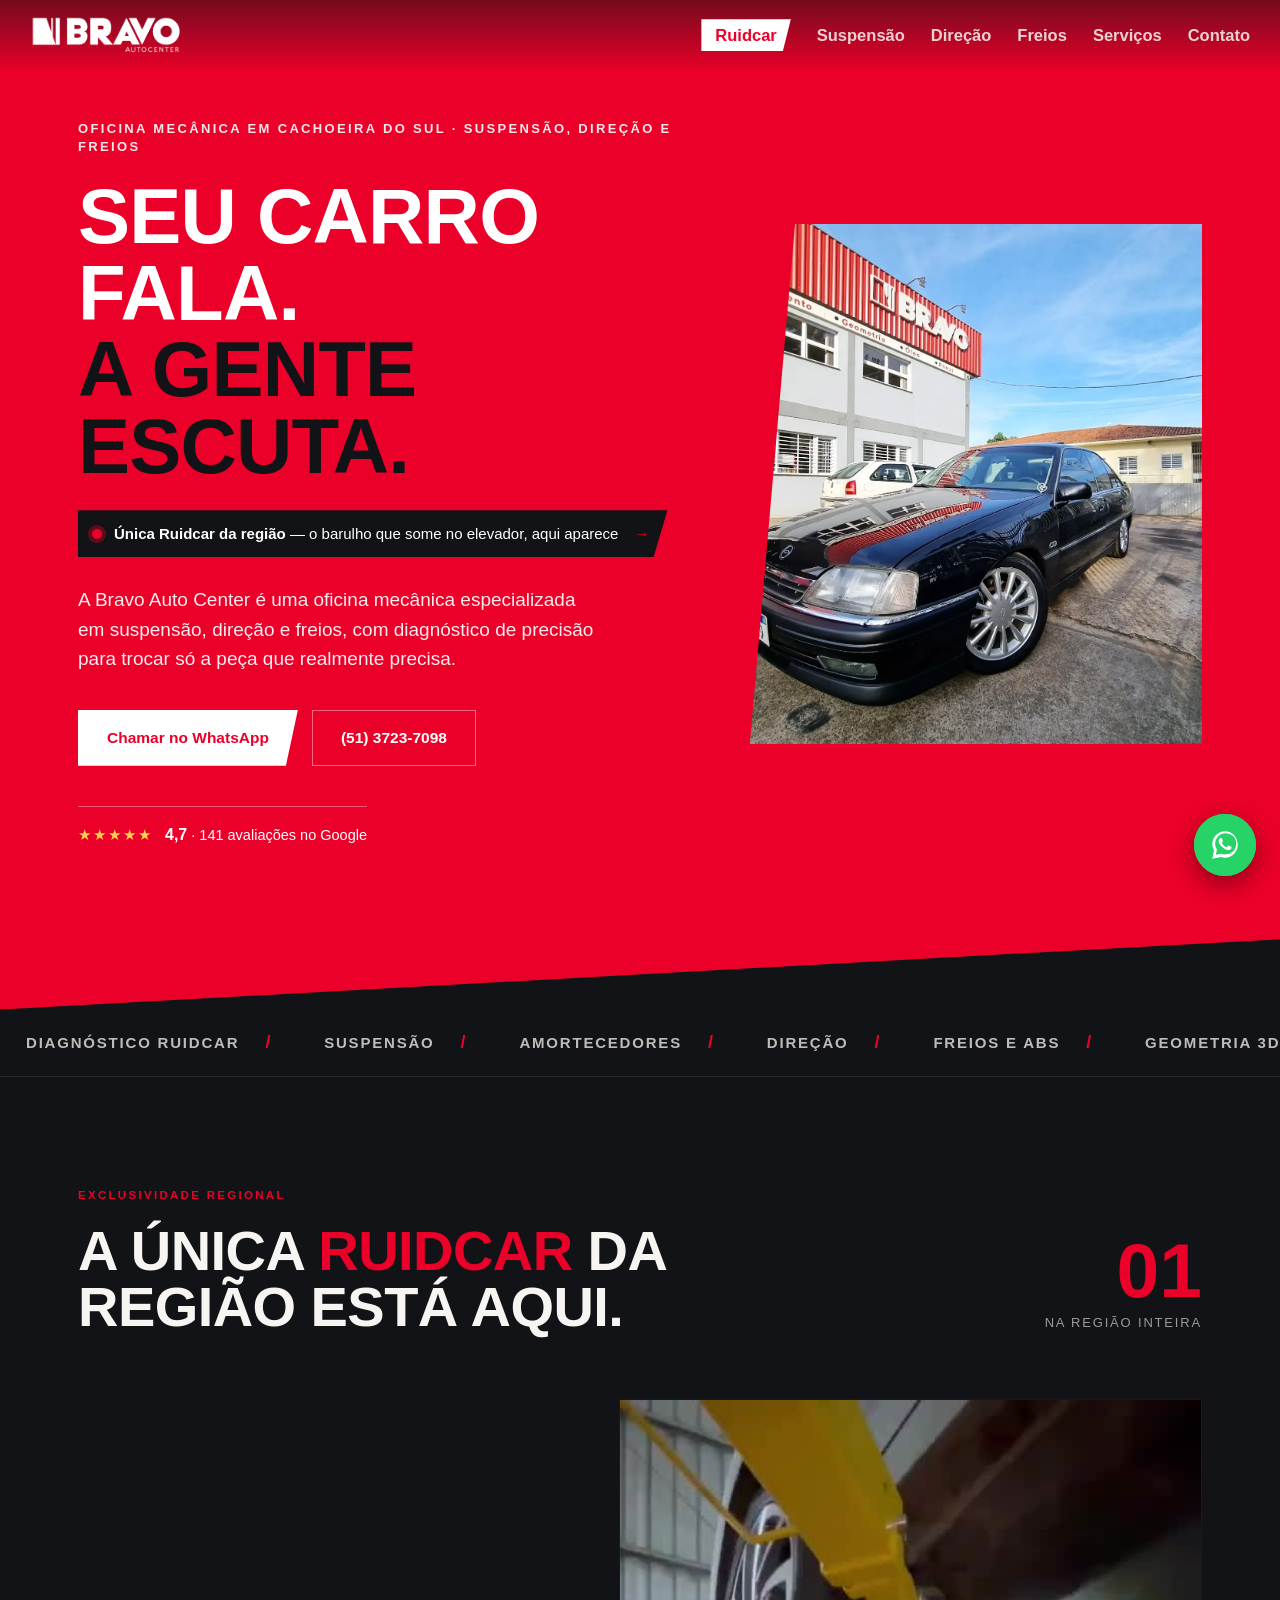
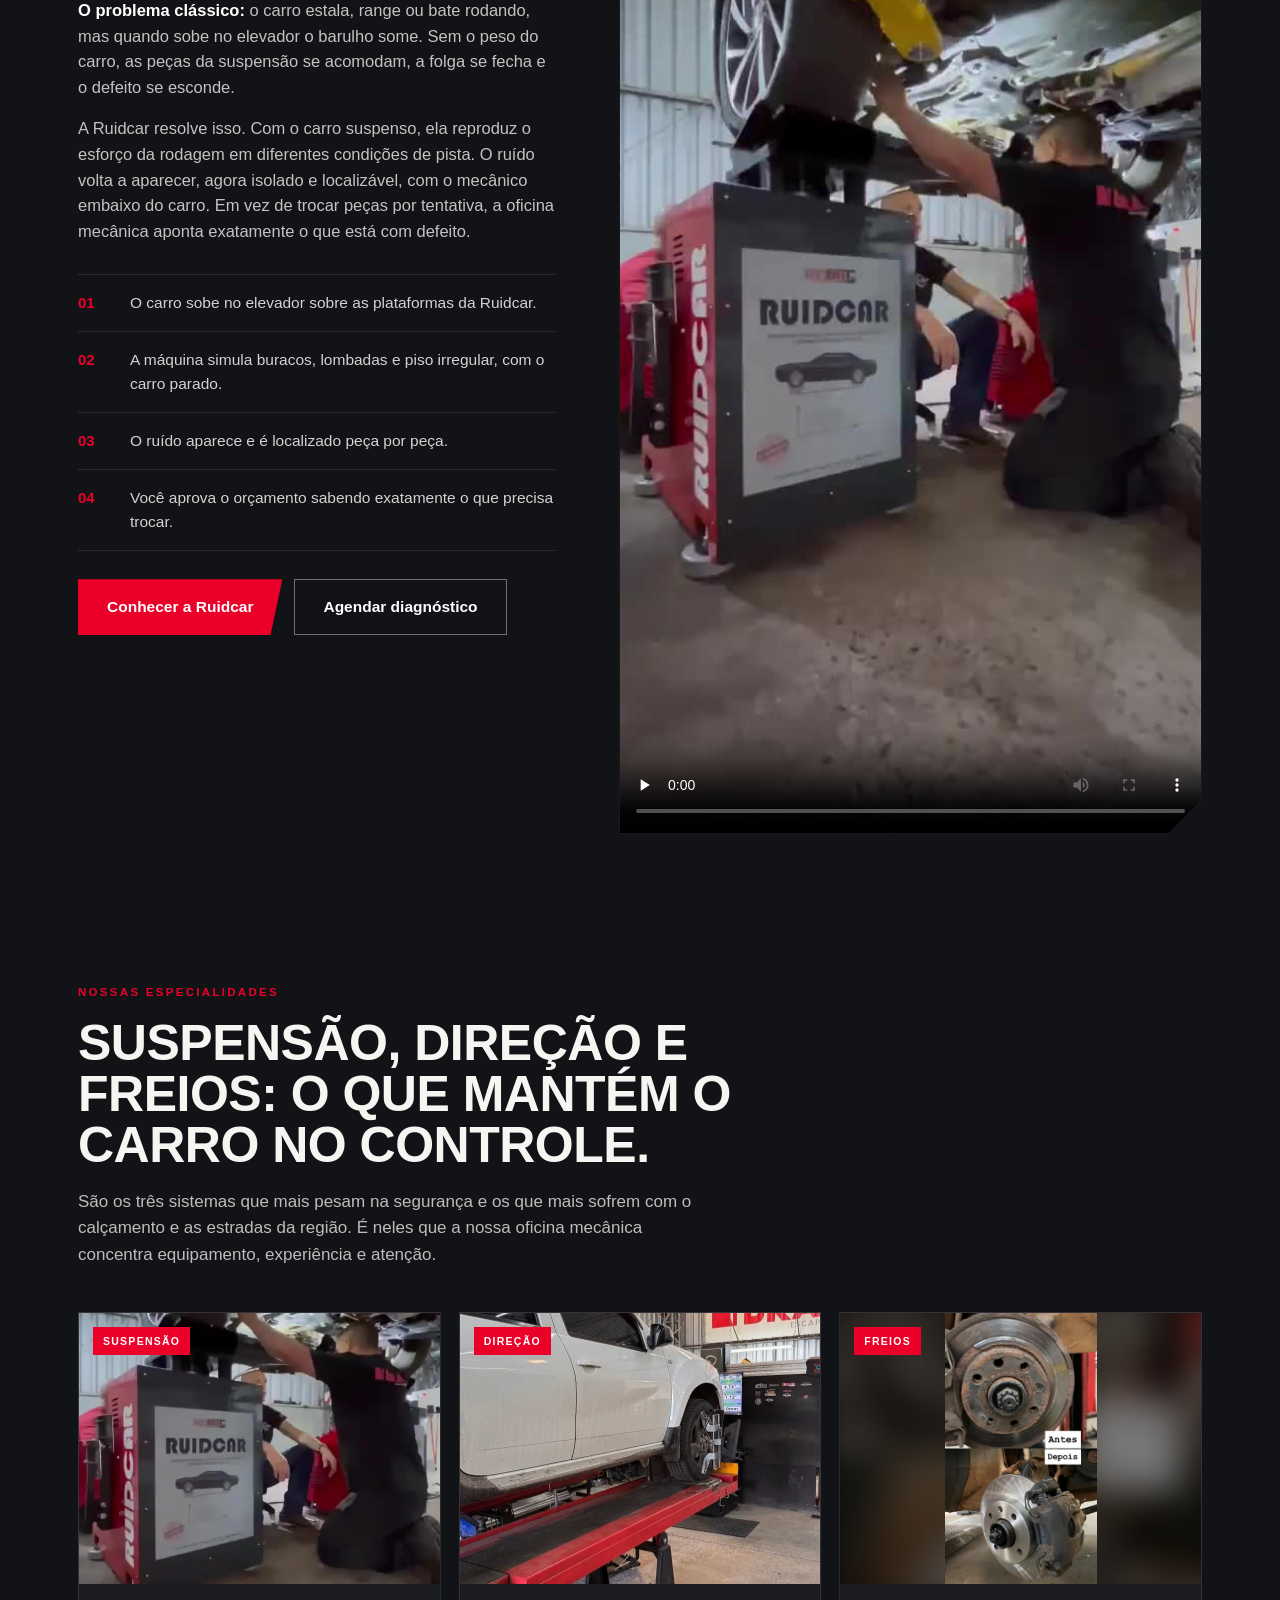
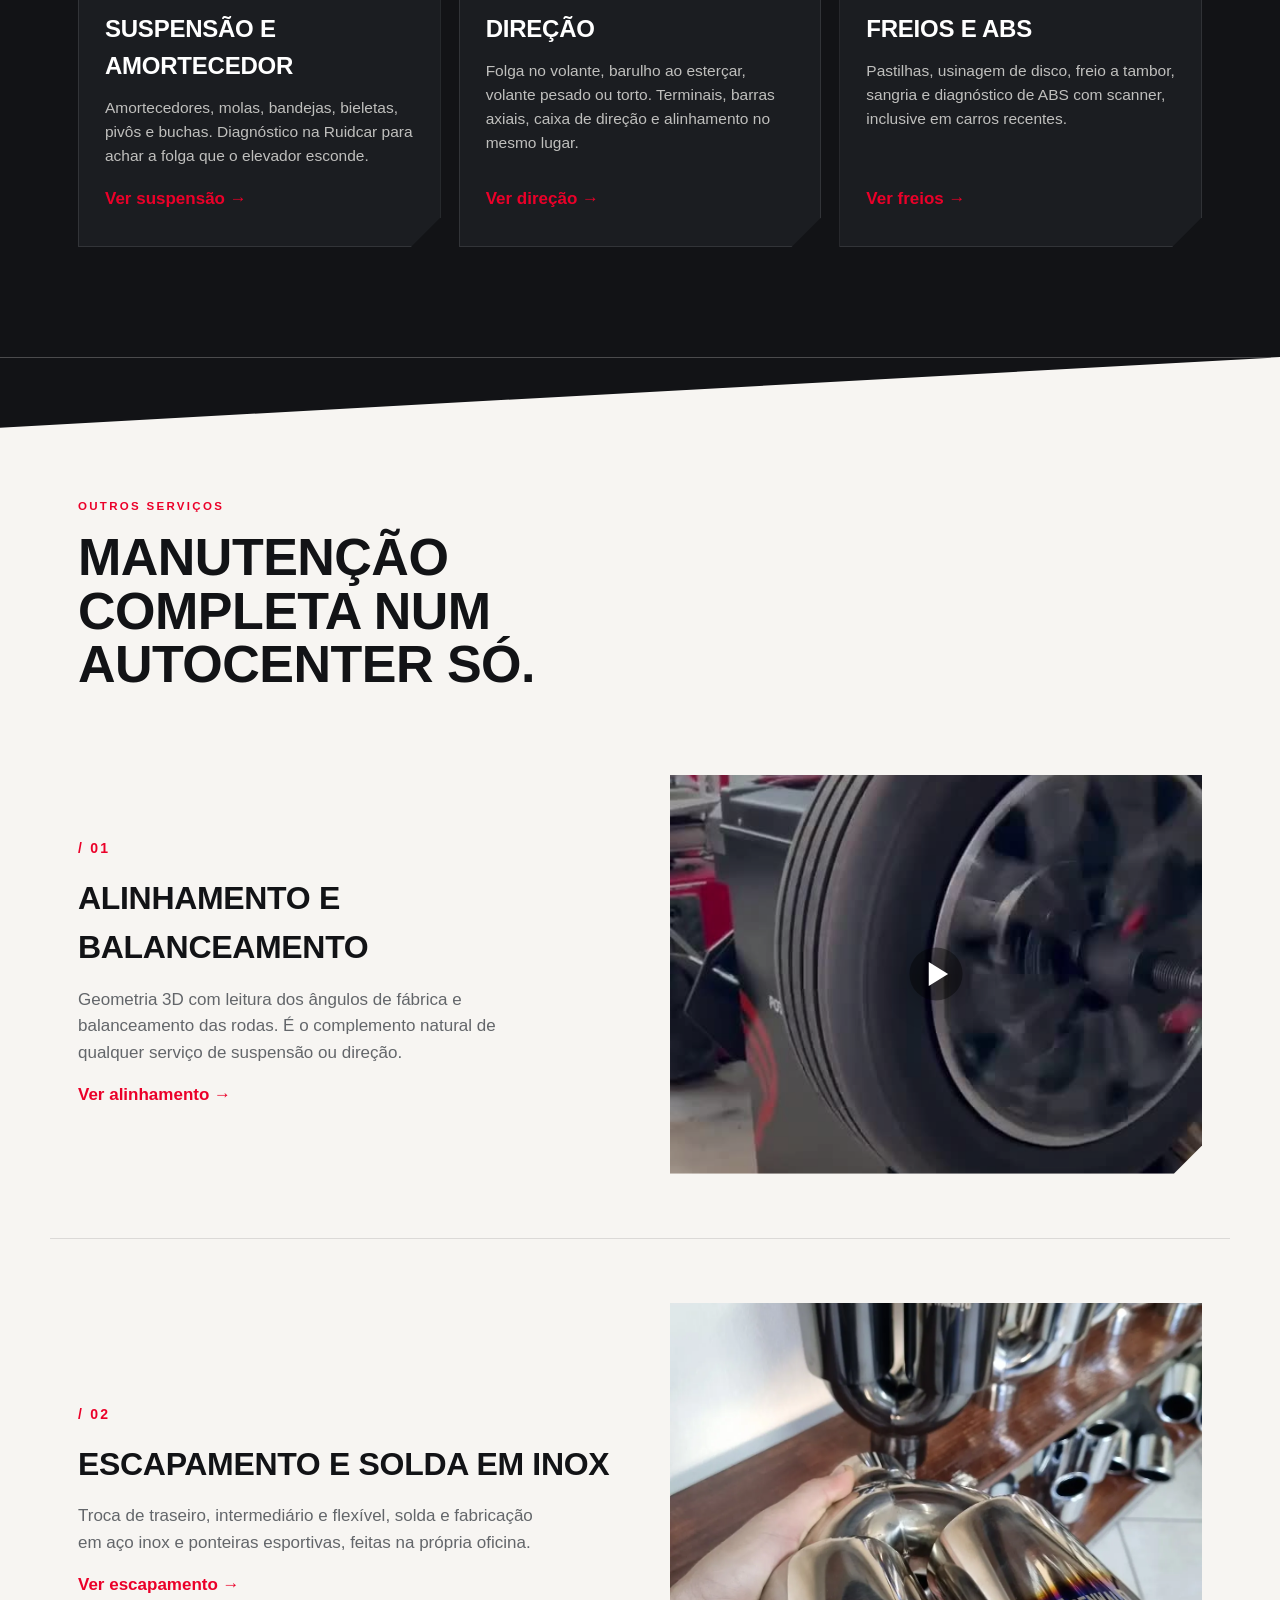
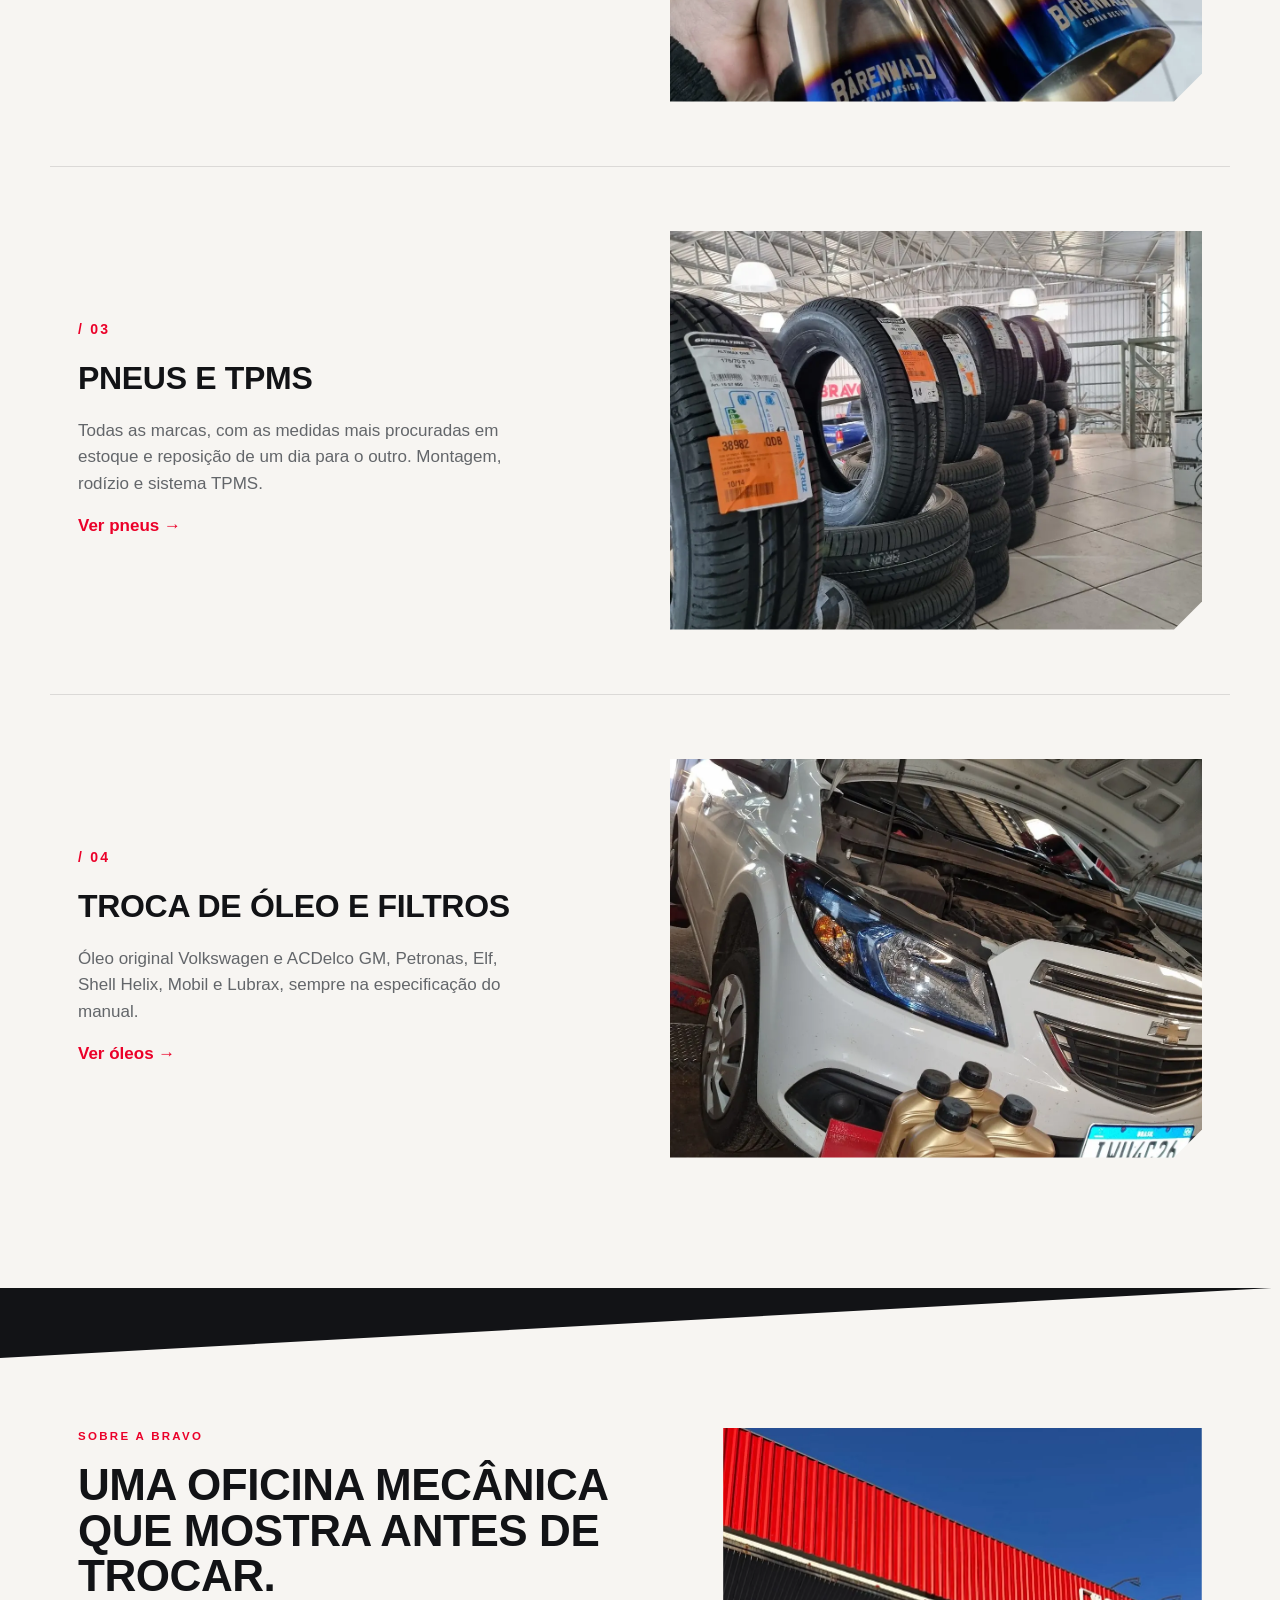
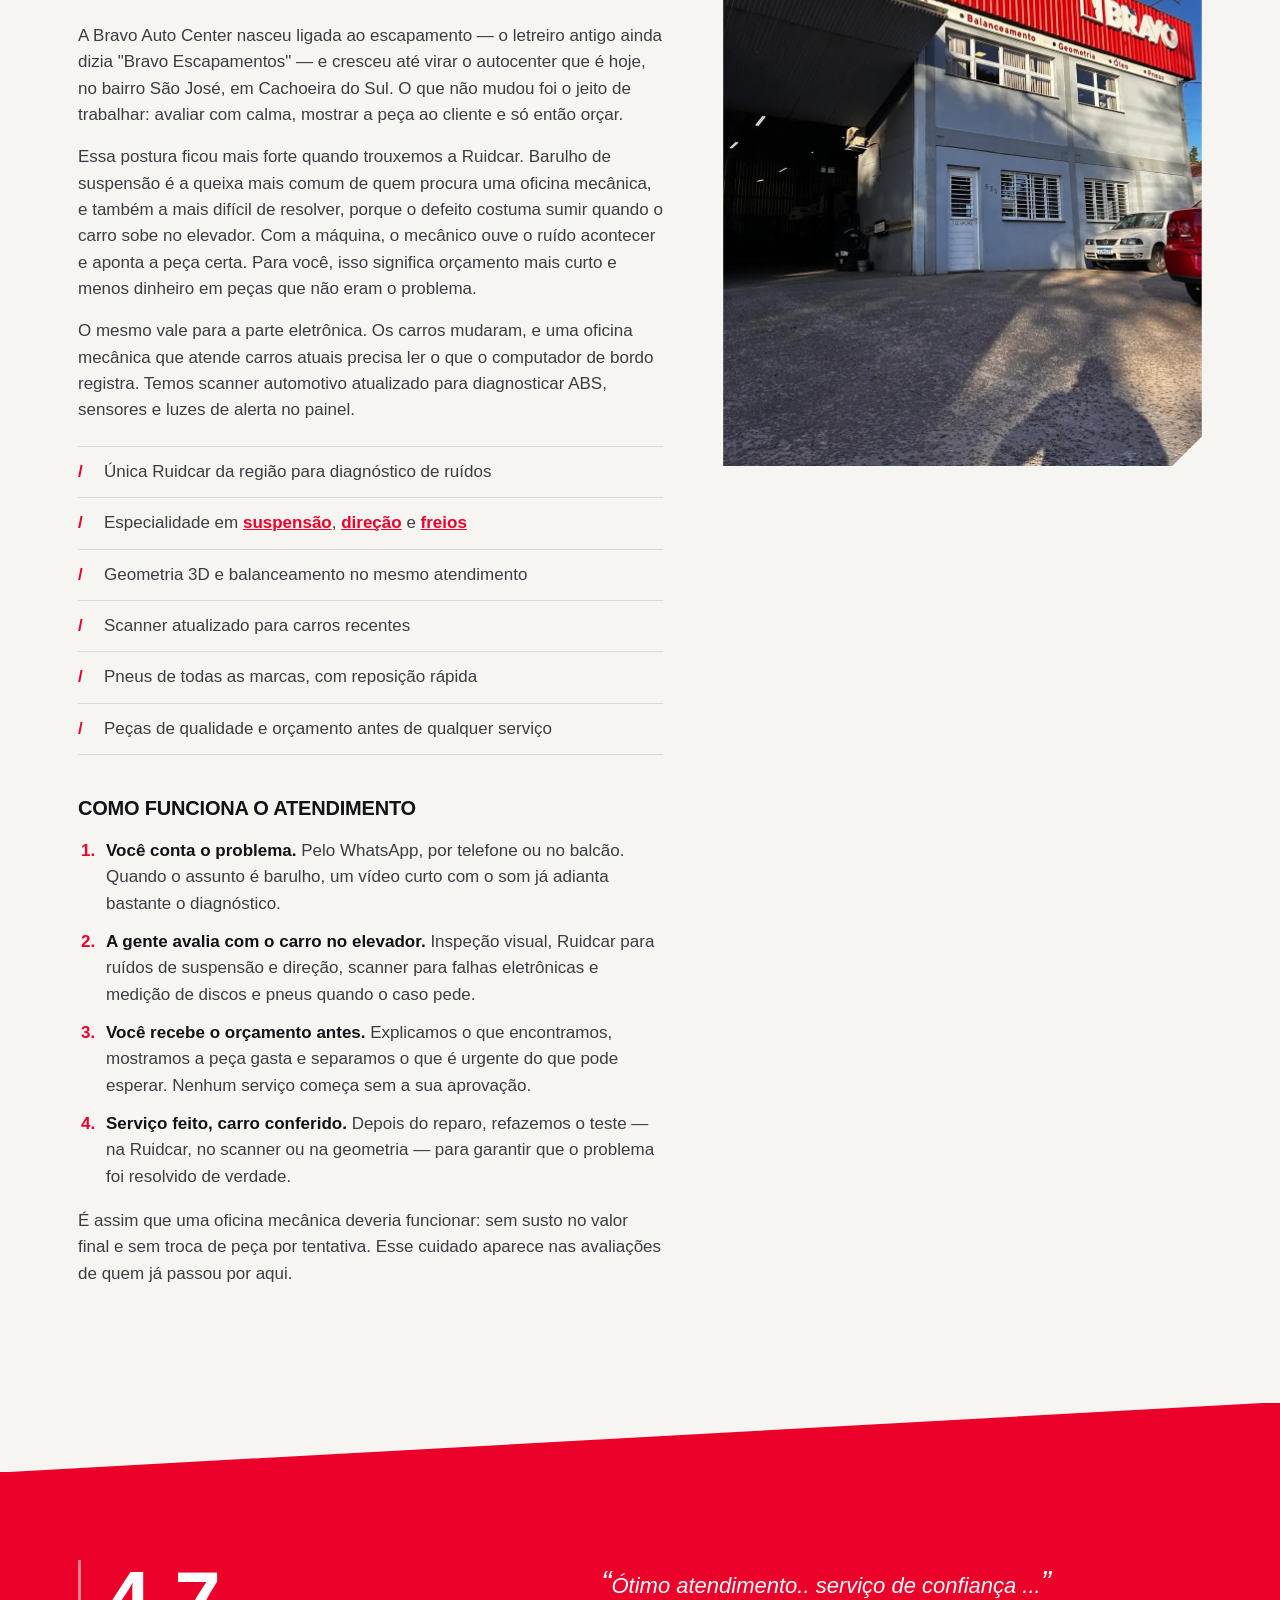
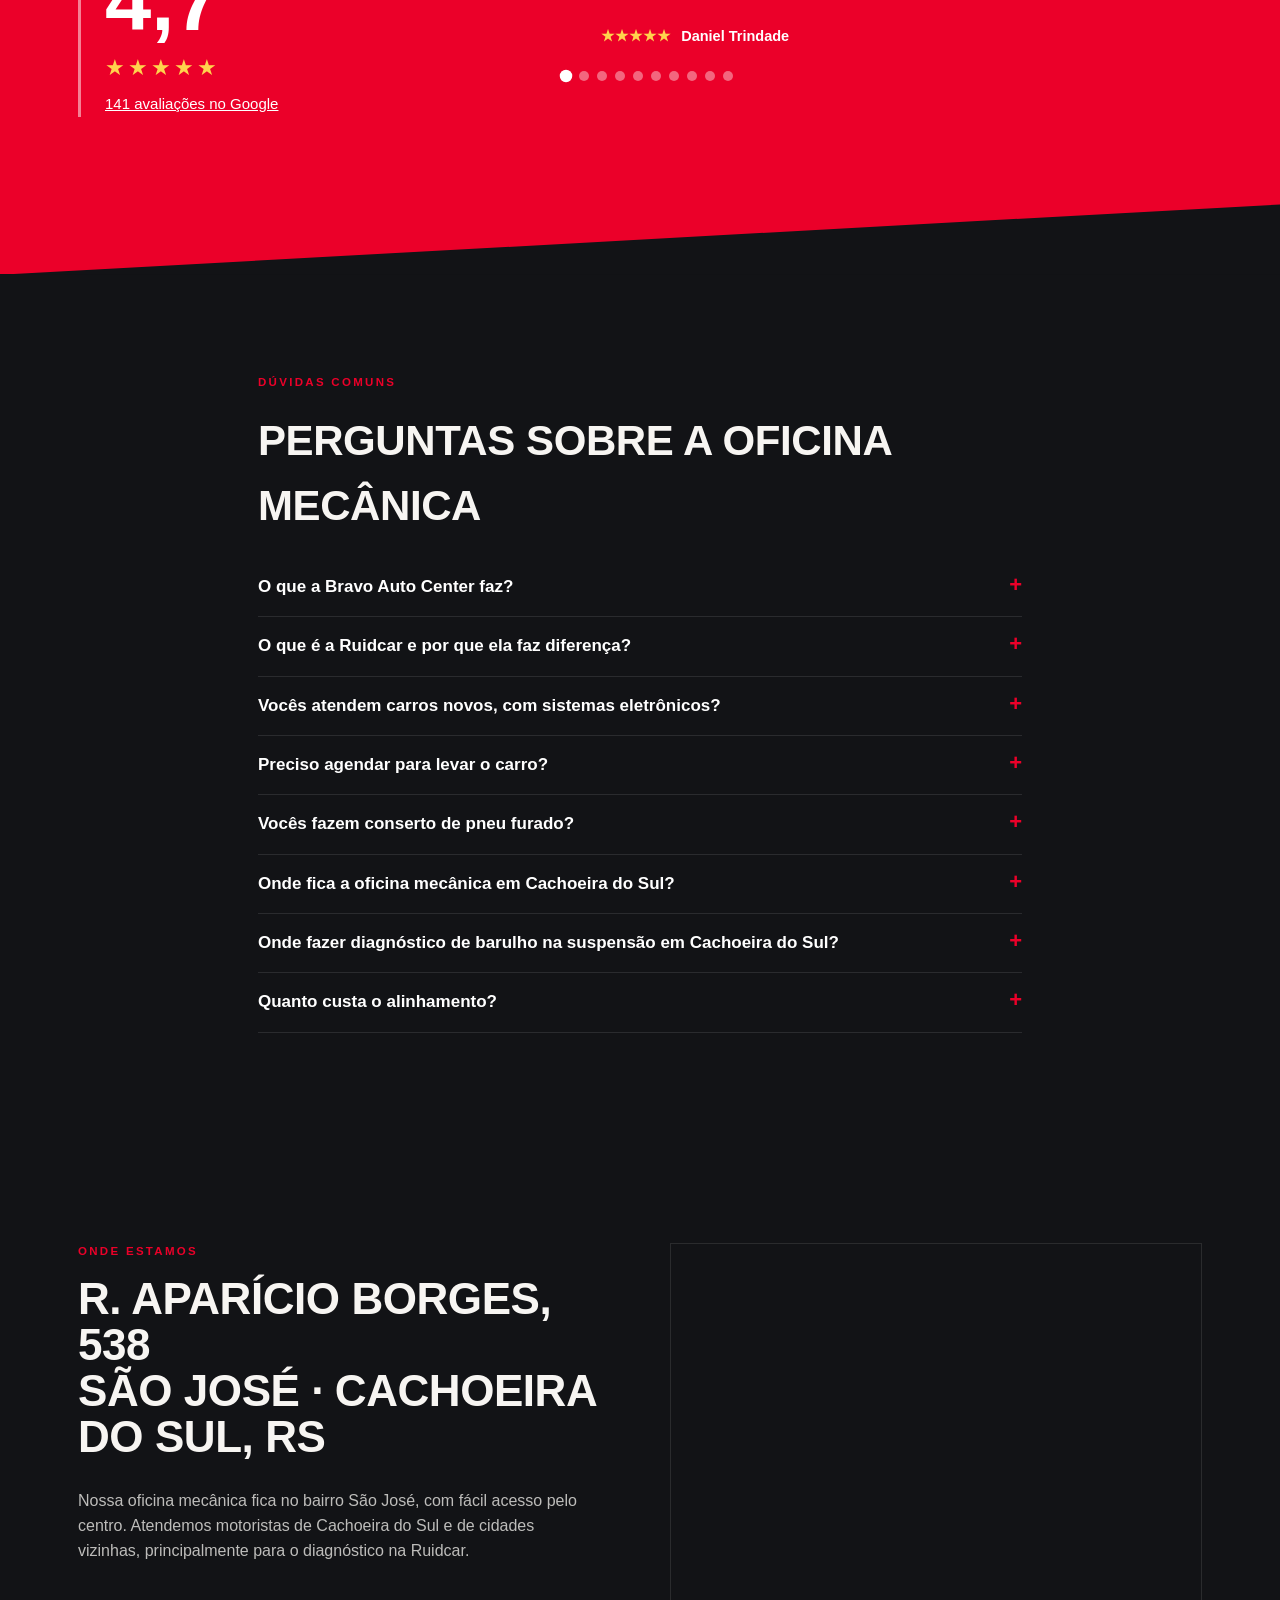
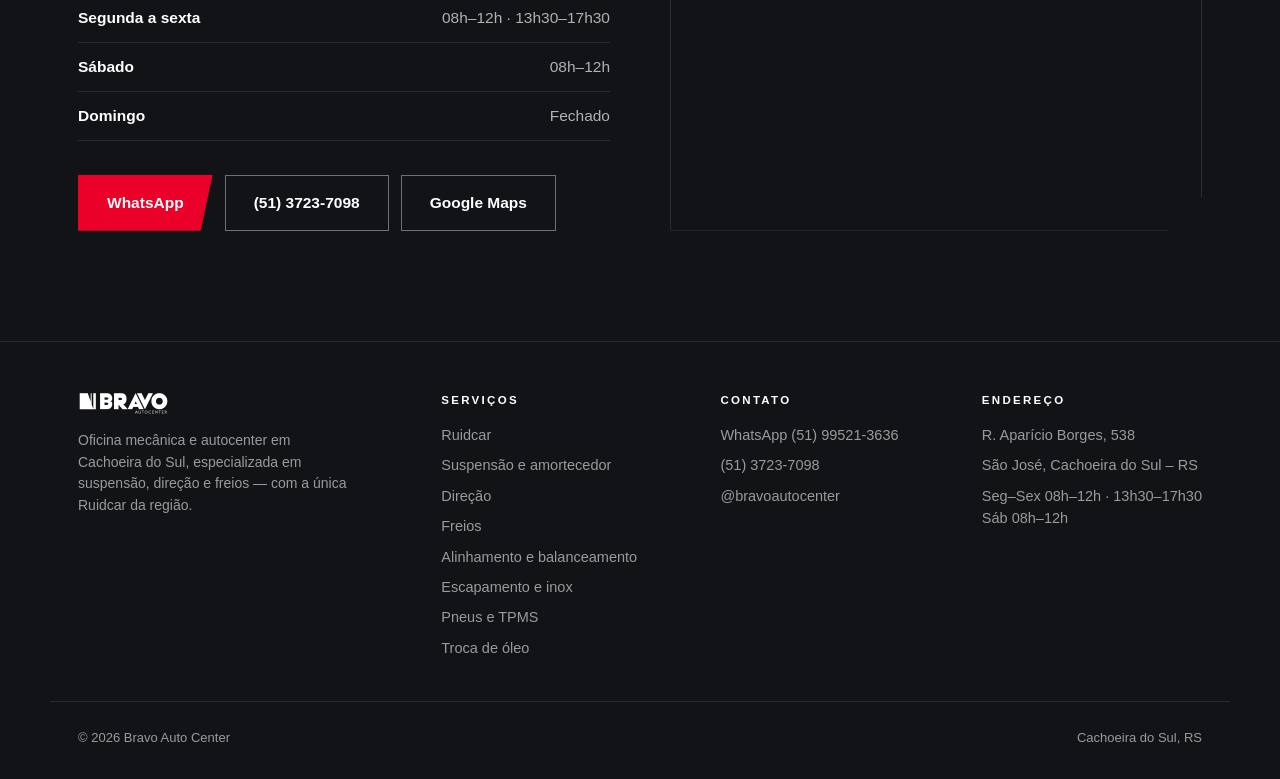
<file: index.html>
<!DOCTYPE html>
<html lang="pt-BR">
<head>
<meta charset="utf-8">
<meta name="viewport" content="width=device-width, initial-scale=1">
<title>Oficina Mecânica em Cachoeira do Sul | Bravo Auto Center</title>
<meta name="description" content="Oficina mecânica em Cachoeira do Sul/RS especializada em suspensão, direção e freios, com a única Ruidcar da região. Alinhamento 3D, pneus, escapamento e óleo.">
<link rel="canonical" href="https://www.bravoautocenter.com.br/">
<meta name="robots" content="index, follow, max-image-preview:large, max-snippet:-1">
<meta name="theme-color" content="#EB0029">
<meta name="format-detection" content="telephone=no">
<link rel="icon" href="favicon.ico" sizes="any">
<link rel="icon" type="image/png" sizes="32x32" href="assets/img/favicon-32.png">
<link rel="apple-touch-icon" href="assets/img/apple-touch-icon.png">
<meta property="og:type" content="website">
<meta property="og:locale" content="pt_BR">
<meta property="og:site_name" content="Bravo Auto Center">
<meta property="og:url" content="https://www.bravoautocenter.com.br/">
<meta property="og:title" content="Bravo Auto Center — oficina mecânica em Cachoeira do Sul com Ruidcar">
<meta property="og:description" content="Oficina mecânica em Cachoeira do Sul/RS especializada em suspensão, direção e freios, com a única Ruidcar da região. Alinhamento 3D, pneus, escapamento e óleo.">
<meta property="og:image" content="https://www.bravoautocenter.com.br/assets/img/og-image.jpg">
<meta property="og:image:width" content="1200">
<meta property="og:image:height" content="630">
<meta property="og:image:alt" content="Fachada da Bravo Auto Center em Cachoeira do Sul">
<meta name="twitter:card" content="summary_large_image">
<meta name="twitter:title" content="Bravo Auto Center — oficina mecânica em Cachoeira do Sul com Ruidcar">
<meta name="twitter:description" content="Oficina mecânica em Cachoeira do Sul/RS especializada em suspensão, direção e freios, com a única Ruidcar da região. Alinhamento 3D, pneus, escapamento e óleo.">
<meta name="twitter:image" content="https://www.bravoautocenter.com.br/assets/img/og-image.jpg">
<link rel="preload" as="image" href="assets/img/hero-fachada-carro.webp" type="image/webp" fetchpriority="high">
<link rel="stylesheet" href="assets/css/style.css">
<script>document.documentElement.classList.add('js')</script>
<script src="assets/js/main.js" defer></script>
<script type="application/ld+json">
{
 "@context": "https://schema.org",
 "@graph": [
  {
   "@type": "WebSite",
   "@id": "https://www.bravoautocenter.com.br/#website",
   "url": "https://www.bravoautocenter.com.br/",
   "name": "Bravo Auto Center",
   "inLanguage": "pt-BR",
   "publisher": {
    "@id": "https://www.bravoautocenter.com.br/#oficina"
   }
  },
  {
   "@type": "AutoRepair",
   "@id": "https://www.bravoautocenter.com.br/#oficina",
   "name": "Bravo Auto Center",
   "alternateName": [
    "Bravo Autocenter",
    "Bravo Escapamentos"
   ],
   "description": "Oficina mecânica e autocenter em Cachoeira do Sul/RS especializada em suspensão, direção e freios, com a única Ruidcar da região para diagnóstico de ruídos. Também faz alinhamento 3D, balanceamento, pneus, escapamento em aço inox e troca de óleo.",
   "url": "https://www.bravoautocenter.com.br/",
   "telephone": "+55-51-3723-7098",
   "image": [
    "https://www.bravoautocenter.com.br/assets/img/hero-fachada-carro.jpg",
    "https://www.bravoautocenter.com.br/assets/img/fachada.jpg"
   ],
   "logo": {
    "@type": "ImageObject",
    "@id": "https://www.bravoautocenter.com.br/#logo",
    "url": "https://www.bravoautocenter.com.br/assets/img/logo-bravo.png",
    "width": 733,
    "height": 191
   },
   "priceRange": "$$",
   "currenciesAccepted": "BRL",
   "address": {
    "@type": "PostalAddress",
    "streetAddress": "Rua Aparício Borges, 538",
    "addressLocality": "Cachoeira do Sul",
    "addressRegion": "RS",
    "postalCode": "96503-550",
    "addressCountry": "BR"
   },
   "geo": {
    "@type": "GeoCoordinates",
    "latitude": -30.0292459,
    "longitude": -52.9058683
   },
   "hasMap": "https://maps.app.goo.gl/3HpLLAMCEZCEs7Q38",
   "areaServed": {
    "@type": "City",
    "name": "Cachoeira do Sul",
    "containedInPlace": {
     "@type": "State",
     "name": "Rio Grande do Sul"
    }
   },
   "openingHoursSpecification": [
    {
     "@type": "OpeningHoursSpecification",
     "dayOfWeek": [
      "Monday",
      "Tuesday",
      "Wednesday",
      "Thursday",
      "Friday"
     ],
     "opens": "08:00",
     "closes": "12:00"
    },
    {
     "@type": "OpeningHoursSpecification",
     "dayOfWeek": [
      "Monday",
      "Tuesday",
      "Wednesday",
      "Thursday",
      "Friday"
     ],
     "opens": "13:30",
     "closes": "17:30"
    },
    {
     "@type": "OpeningHoursSpecification",
     "dayOfWeek": "Saturday",
     "opens": "08:00",
     "closes": "12:00"
    }
   ],
   "sameAs": [
    "https://www.instagram.com/bravoautocenter",
    "https://maps.app.goo.gl/3HpLLAMCEZCEs7Q38"
   ],
   "knowsAbout": [
    "Diagnóstico de suspensão com Ruidcar",
    "Suspensão automotiva",
    "Amortecedores",
    "Sistema de direção",
    "Freios e ABS",
    "Alinhamento e balanceamento",
    "Escapamento e solda em aço inox",
    "Pneus e TPMS",
    "Troca de óleo"
   ],
   "hasOfferCatalog": {
    "@type": "OfferCatalog",
    "name": "Serviços da Bravo Auto Center",
    "itemListElement": [
     {
      "@type": "Offer",
      "itemOffered": {
       "@id": "https://www.bravoautocenter.com.br/servicos/ruidcar.html#servico"
      }
     },
     {
      "@type": "Offer",
      "itemOffered": {
       "@id": "https://www.bravoautocenter.com.br/servicos/suspensao-ruidcar.html#servico"
      }
     },
     {
      "@type": "Offer",
      "itemOffered": {
       "@id": "https://www.bravoautocenter.com.br/servicos/direcao.html#servico"
      }
     },
     {
      "@type": "Offer",
      "itemOffered": {
       "@id": "https://www.bravoautocenter.com.br/servicos/freios.html#servico"
      }
     },
     {
      "@type": "Offer",
      "itemOffered": {
       "@id": "https://www.bravoautocenter.com.br/servicos/geometria-balanceamento.html#servico"
      }
     },
     {
      "@type": "Offer",
      "itemOffered": {
       "@id": "https://www.bravoautocenter.com.br/servicos/escapamento.html#servico"
      }
     },
     {
      "@type": "Offer",
      "itemOffered": {
       "@id": "https://www.bravoautocenter.com.br/servicos/pneus.html#servico"
      }
     },
     {
      "@type": "Offer",
      "itemOffered": {
       "@id": "https://www.bravoautocenter.com.br/servicos/troca-de-oleo.html#servico"
      }
     }
    ]
   }
  },
  {
   "@type": "BreadcrumbList",
   "@id": "https://www.bravoautocenter.com.br/#breadcrumb",
   "itemListElement": [
    {
     "@type": "ListItem",
     "position": 1,
     "name": "Início",
     "item": "https://www.bravoautocenter.com.br/"
    }
   ]
  },
  {
   "@type": "WebPage",
   "@id": "https://www.bravoautocenter.com.br/#webpage",
   "url": "https://www.bravoautocenter.com.br/",
   "name": "Oficina Mecânica em Cachoeira do Sul | Bravo Auto Center",
   "description": "Oficina mecânica em Cachoeira do Sul/RS especializada em suspensão, direção e freios, com a única Ruidcar da região. Alinhamento 3D, pneus, escapamento e óleo.",
   "inLanguage": "pt-BR",
   "isPartOf": {
    "@id": "https://www.bravoautocenter.com.br/#website"
   },
   "breadcrumb": {
    "@id": "https://www.bravoautocenter.com.br/#breadcrumb"
   },
   "about": {
    "@id": "https://www.bravoautocenter.com.br/#oficina"
   },
   "primaryImageOfPage": {
    "@type": "ImageObject",
    "url": "https://www.bravoautocenter.com.br/assets/img/hero-fachada-carro.jpg"
   },
   "dateModified": "2026-10-30"
  },
  {
   "@type": "Service",
   "@id": "https://www.bravoautocenter.com.br/servicos/ruidcar.html#servico",
   "name": "Diagnóstico de ruídos com Ruidcar",
   "serviceType": "Diagnóstico de ruído de suspensão",
   "description": "Diagnóstico de ruídos de suspensão, direção e carroceria com o equipamento Ruidcar, que simula o comportamento de rodagem com o veículo suspenso no elevador. Único na região de Cachoeira do Sul/RS.",
   "url": "https://www.bravoautocenter.com.br/servicos/ruidcar.html",
   "provider": {
    "@id": "https://www.bravoautocenter.com.br/#oficina"
   },
   "areaServed": {
    "@type": "City",
    "name": "Cachoeira do Sul"
   }
  },
  {
   "@type": "Service",
   "@id": "https://www.bravoautocenter.com.br/servicos/suspensao-ruidcar.html#servico",
   "name": "Conserto de suspensão e troca de amortecedor",
   "serviceType": "Reparo de suspensão automotiva",
   "description": "Conserto de suspensão em Cachoeira do Sul/RS: troca de amortecedores, molas, bandejas, bieletas, pivôs, buchas, batentes e coxins, com diagnóstico pela Ruidcar.",
   "url": "https://www.bravoautocenter.com.br/servicos/suspensao-ruidcar.html",
   "provider": {
    "@id": "https://www.bravoautocenter.com.br/#oficina"
   },
   "areaServed": {
    "@type": "City",
    "name": "Cachoeira do Sul"
   }
  },
  {
   "@type": "Service",
   "@id": "https://www.bravoautocenter.com.br/servicos/direcao.html#servico",
   "name": "Conserto do sistema de direção",
   "serviceType": "Reparo de direção automotiva",
   "description": "Diagnóstico e reparo do sistema de direção em Cachoeira do Sul/RS: caixa de direção, terminais, barras axiais, coifas, direção hidráulica e elétrica, com Ruidcar e scanner.",
   "url": "https://www.bravoautocenter.com.br/servicos/direcao.html",
   "provider": {
    "@id": "https://www.bravoautocenter.com.br/#oficina"
   },
   "areaServed": {
    "@type": "City",
    "name": "Cachoeira do Sul"
   }
  },
  {
   "@type": "Service",
   "@id": "https://www.bravoautocenter.com.br/servicos/freios.html#servico",
   "name": "Reparo e manutenção de freios",
   "serviceType": "Reparo de freios automotivos",
   "description": "Serviço de freios em Cachoeira do Sul/RS: pastilhas, usinagem e troca de discos, freio a tambor, pinças, sangria, troca de fluido e diagnóstico de ABS com scanner.",
   "url": "https://www.bravoautocenter.com.br/servicos/freios.html",
   "provider": {
    "@id": "https://www.bravoautocenter.com.br/#oficina"
   },
   "areaServed": {
    "@type": "City",
    "name": "Cachoeira do Sul"
   }
  },
  {
   "@type": "Service",
   "@id": "https://www.bravoautocenter.com.br/servicos/geometria-balanceamento.html#servico",
   "name": "Alinhamento 3D e balanceamento",
   "serviceType": "Alinhamento de direção e balanceamento de rodas",
   "description": "Alinhamento com equipamento de geometria 3D e balanceamento de rodas em Cachoeira do Sul/RS.",
   "url": "https://www.bravoautocenter.com.br/servicos/geometria-balanceamento.html",
   "provider": {
    "@id": "https://www.bravoautocenter.com.br/#oficina"
   },
   "areaServed": {
    "@type": "City",
    "name": "Cachoeira do Sul"
   }
  },
  {
   "@type": "Service",
   "@id": "https://www.bravoautocenter.com.br/servicos/escapamento.html#servico",
   "name": "Escapamento e solda em aço inox",
   "serviceType": "Troca e conserto de escapamento",
   "description": "Troca, conserto e fabricação de escapamento em Cachoeira do Sul/RS, com solda em aço inox e instalação de ponteiras esportivas.",
   "url": "https://www.bravoautocenter.com.br/servicos/escapamento.html",
   "provider": {
    "@id": "https://www.bravoautocenter.com.br/#oficina"
   },
   "areaServed": {
    "@type": "City",
    "name": "Cachoeira do Sul"
   }
  },
  {
   "@type": "Service",
   "@id": "https://www.bravoautocenter.com.br/servicos/pneus.html#servico",
   "name": "Venda e montagem de pneus",
   "serviceType": "Venda e montagem de pneus",
   "description": "Venda e montagem de pneus de todas as marcas em Cachoeira do Sul/RS, com balanceamento, rodízio e atendimento a sistemas TPMS.",
   "url": "https://www.bravoautocenter.com.br/servicos/pneus.html",
   "provider": {
    "@id": "https://www.bravoautocenter.com.br/#oficina"
   },
   "areaServed": {
    "@type": "City",
    "name": "Cachoeira do Sul"
   }
  },
  {
   "@type": "Service",
   "@id": "https://www.bravoautocenter.com.br/servicos/troca-de-oleo.html#servico",
   "name": "Troca de óleo e filtros",
   "serviceType": "Troca de óleo de motor",
   "description": "Troca de óleo e filtros em Cachoeira do Sul/RS com óleo original Volkswagen e ACDelco (GM), Petronas Selénia e Syntium, Elf Evolution, Shell Helix, Mobil Super e Lubrax.",
   "url": "https://www.bravoautocenter.com.br/servicos/troca-de-oleo.html",
   "provider": {
    "@id": "https://www.bravoautocenter.com.br/#oficina"
   },
   "areaServed": {
    "@type": "City",
    "name": "Cachoeira do Sul"
   }
  },
  {
   "@type": "FAQPage",
   "@id": "https://www.bravoautocenter.com.br/#perguntas",
   "isPartOf": {
    "@id": "https://www.bravoautocenter.com.br/#webpage"
   },
   "mainEntity": [
    {
     "@type": "Question",
     "name": "O que a Bravo Auto Center faz?",
     "acceptedAnswer": {
      "@type": "Answer",
      "text": "Somos uma oficina mecânica e autocenter com foco em suspensão, direção e freios. Também fazemos alinhamento 3D, balanceamento, pneus de todas as marcas, escapamento com solda em aço inox e troca de óleo com óleo original de montadora e as principais linhas sintéticas."
     }
    },
    {
     "@type": "Question",
     "name": "O que é a Ruidcar e por que ela faz diferença?",
     "acceptedAnswer": {
      "@type": "Answer",
      "text": "É um equipamento que simula a rodagem do carro com ele suspenso no elevador. O barulho que some quando o carro sobe volta a aparecer na frente do mecânico, e a peça com folga é localizada com precisão. Somos a única oficina mecânica da região com Ruidcar."
     }
    },
    {
     "@type": "Question",
     "name": "Vocês atendem carros novos, com sistemas eletrônicos?",
     "acceptedAnswer": {
      "@type": "Answer",
      "text": "Sim. Temos scanner automotivo atualizado, que lê os modelos mais recentes. Usamos para diagnosticar ABS, sensores e luzes de alerta no painel, e trabalhamos também com o sistema TPMS de pressão dos pneus."
     }
    },
    {
     "@type": "Question",
     "name": "Preciso agendar para levar o carro?",
     "acceptedAnswer": {
      "@type": "Answer",
      "text": "Não é obrigatório, mas ajuda. Chamando antes pelo WhatsApp, a gente já sabe o que esperar, separa o horário e você evita fila. Para diagnóstico de barulho na suspensão, vale mandar um vídeo com o som."
     }
    },
    {
     "@type": "Question",
     "name": "Vocês fazem conserto de pneu furado?",
     "acceptedAnswer": {
      "@type": "Answer",
      "text": "Não fazemos serviço de borracharia. Trabalhamos com venda e montagem de pneus, balanceamento, rodízio, alinhamento e sistemas TPMS."
     }
    },
    {
         "@type": "Question",
         "name": "Onde fica a oficina mecânica em Cachoeira do Sul?",
         "acceptedAnswer": {
              "@type": "Answer",
              "text": "Ficamos na Rua Aparício Borges, 538, bairro São José, em Cachoeira do Sul/RS. Atendemos motoristas da cidade e de cidades vizinhas."
         }
    },
    {
         "@type": "Question",
         "name": "Onde fazer diagnóstico de barulho na suspensão em Cachoeira do Sul?",
         "acceptedAnswer": {
              "@type": "Answer",
              "text": "Na Bravo Auto Center, com a Ruidcar, que simula a rodagem com o carro suspenso no elevador. Para agendar, ligue (51) 3723-7098 ou chame no WhatsApp."
         }
    },
    {
         "@type": "Question",
         "name": "Quanto custa o alinhamento?",
         "acceptedAnswer": {
              "@type": "Answer",
              "text": "O alinhamento 3D custa R$ 100. Para outros serviços, o valor depende do veículo: ligue (51) 3723-7098 ou chame no WhatsApp."
         }
    }
   ]
  }
 ]
}
</script>
</head>
<body>
<a class="skip-link" href="#conteudo">Pular para o conteúdo</a>
<header class="nav" id="nav" data-sticky="scroll">
  <a href="index.html" class="nav-logo" aria-label="Bravo Auto Center — página inicial">
    <img src="assets/img/logo-bravo-white.png" width="733" height="191" alt="Bravo Auto Center"></a>
  <nav class="nav-right" aria-label="Principal">
    <ul class="nav-links">
      <li><a href="servicos/ruidcar.html" class="nav-ruidcar">Ruidcar</a></li><li><a href="servicos/suspensao-ruidcar.html">Suspensão</a></li><li><a href="servicos/direcao.html">Direção</a></li><li><a href="servicos/freios.html">Freios</a></li><li><a href="index.html#servicos">Serviços</a></li><li><a href="index.html#localizacao">Contato</a></li>
    </ul>
    <button class="nav-burger" type="button" aria-label="Abrir menu" aria-expanded="false" aria-controls="mmenu" data-menu-open>☰</button>
  </nav>
</header>
<div id="mmenu" class="mobile-menu" aria-hidden="true">
  <div class="mobile-menu-top">
    <img src="assets/img/logo-bravo-white.png" width="733" height="191" alt="Bravo Auto Center" style="height:22px;width:auto">
    <button class="mobile-close" type="button" aria-label="Fechar menu" data-menu-close>×</button>
  </div>
  <ul><li><a href="servicos/ruidcar.html" class="m-ruidcar">Ruidcar</a></li><li><a href="servicos/suspensao-ruidcar.html">Suspensão</a></li><li><a href="servicos/direcao.html">Direção</a></li><li><a href="servicos/freios.html">Freios</a></li><li><a href="index.html#servicos">Serviços</a></li><li><a href="index.html#localizacao">Contato</a></li></ul>
  <a class="btn btn-white" href="https://wa.me/5551995213636" target="_blank" rel="noopener">Chamar no WhatsApp</a>
</div>
<main id="conteudo">
<section class="hero" aria-labelledby="h1-home">
  <div class="hero-inner">
    <div>
      <h1 class="hero-h1" id="h1-home">Oficina mecânica em Cachoeira do Sul · suspensão, direção e freios</h1>
      <p class="hero-display">Seu carro<br>fala.<br><span class="slash">A gente<br>escuta.</span></p>
      <a class="ruidcar-chip" href="servicos/ruidcar.html"><span class="dot" aria-hidden="true"></span><span><strong>Única Ruidcar da região</strong> — o barulho que some no elevador, aqui aparece</span><span class="go" aria-hidden="true">→</span></a>
      <p class="lead">A Bravo Auto Center é uma oficina mecânica especializada em suspensão, direção e freios, com diagnóstico de precisão para trocar só a peça que realmente precisa.</p>
      <div class="hero-actions">
        <a class="btn btn-white" href="https://wa.me/5551995213636" target="_blank" rel="noopener">Chamar no WhatsApp</a>
        <a class="btn btn-outline-dark" href="tel:+555137237098">(51) 3723-7098</a>
      </div>
      <a class="hero-proof" href="https://maps.app.goo.gl/3HpLLAMCEZCEs7Q38" target="_blank" rel="noopener">
        <span class="stars" aria-hidden="true">★★★★★</span>
        <span><strong>4,7</strong> · 141 avaliações no Google</span>
      </a>
    </div>
    <div class="hero-photo">
      <picture><source srcset="assets/img/hero-fachada-carro.webp" type="image/webp"><img src="assets/img/hero-fachada-carro.jpg" width="1351" height="1351" alt="Fachada da oficina mecânica Bravo Auto Center, na Rua Aparício Borges, em Cachoeira do Sul" loading="eager" fetchpriority="high" decoding="async"></picture>
    </div>
  </div>
</section>

<div class="ticker" aria-hidden="true">
  <div class="ticker-track" id="tickerTrack">
    <span>Diagnóstico Ruidcar</span><span>Suspensão</span><span>Amortecedores</span><span>Direção</span><span>Freios e ABS</span><span>Geometria 3D</span><span>Pneus</span><span>Escapamento inox</span><span>Troca de óleo</span>
  </div>
</div>

<section class="ruidcar" id="ruidcar" aria-labelledby="ruidcar-title">
  <div class="ruidcar-head reveal">
    <div>
      <span class="kicker">Exclusividade regional</span>
      <h2 id="ruidcar-title">A única <em>Ruidcar</em> da região está aqui.</h2>
    </div>
    <div class="ruidcar-count">
      <span class="n">01</span>
      <span class="l">na região inteira</span>
    </div>
  </div>
  <div class="ruidcar-grid">
    <div class="ruidcar-copy reveal">
      <p><strong>O problema clássico:</strong> o carro estala, range ou bate rodando, mas quando sobe no elevador o barulho some. Sem o peso do carro, as peças da suspensão se acomodam, a folga se fecha e o defeito se esconde.</p>
      <p>A Ruidcar resolve isso. Com o carro suspenso, ela reproduz o esforço da rodagem em diferentes condições de pista. O ruído volta a aparecer, agora isolado e localizável, com o mecânico embaixo do carro. Em vez de trocar peças por tentativa, a oficina mecânica aponta exatamente o que está com defeito.</p>
      <ul class="ruidcar-steps">
        <li><span class="step-n">01</span> O carro sobe no elevador sobre as plataformas da Ruidcar.</li>
        <li><span class="step-n">02</span> A máquina simula buracos, lombadas e piso irregular, com o carro parado.</li>
        <li><span class="step-n">03</span> O ruído aparece e é localizado peça por peça.</li>
        <li><span class="step-n">04</span> Você aprova o orçamento sabendo exatamente o que precisa trocar.</li>
      </ul>
      <div class="ruidcar-cta">
        <a class="btn btn-red" href="servicos/ruidcar.html">Conhecer a Ruidcar</a>
        <a class="btn btn-outline-dark" href="https://wa.me/5551995213636" target="_blank" rel="noopener">Agendar diagnóstico</a>
      </div>
    </div>
    <div class="ruidcar-video reveal">
      <video controls playsinline preload="none" poster="assets/img/poster-ruidcar.jpg" aria-label="Vídeo da Ruidcar em funcionamento na Bravo Auto Center">
        <source src="assets/video/ruidcar.mp4" type="video/mp4">
      </video>
    </div>
  </div>
</section>

<section class="specialties" id="especialidades" aria-labelledby="spec-title">
  <div class="specialties-head reveal">
    <span class="kicker">Nossas especialidades</span>
    <h2 id="spec-title">Suspensão, direção e freios: o que mantém o carro no controle.</h2>
    <p>São os três sistemas que mais pesam na segurança e os que mais sofrem com o calçamento e as estradas da região. É neles que a nossa oficina mecânica concentra equipamento, experiência e atenção.</p>
  </div>
  <div class="spec-grid">
    <a class="spec-card reveal" href="servicos/suspensao-ruidcar.html">
      <div class="spec-media"><span class="spec-tag">Suspensão</span><picture><source srcset="assets/img/poster-ruidcar.webp" type="image/webp"><img src="assets/img/poster-ruidcar.jpg" width="576" height="1024" alt="Carro sobre a Ruidcar durante diagnóstico de suspensão" loading="lazy" decoding="async"></picture></div>
      <div class="spec-body">
        <h3>Suspensão e amortecedor</h3>
        <p>Amortecedores, molas, bandejas, bieletas, pivôs e buchas. Diagnóstico na Ruidcar para achar a folga que o elevador esconde.</p>
        <span class="more">Ver suspensão →</span>
      </div>
    </a>
    <a class="spec-card reveal" href="servicos/direcao.html">
      <div class="spec-media"><span class="spec-tag">Direção</span><picture><source srcset="assets/img/geometria.webp" type="image/webp"><img src="assets/img/geometria.jpg" width="720" height="1280" alt="Renault Duster no equipamento de geometria 3D para revisão da direção" loading="lazy" decoding="async"></picture></div>
      <div class="spec-body">
        <h3>Direção</h3>
        <p>Folga no volante, barulho ao esterçar, volante pesado ou torto. Terminais, barras axiais, caixa de direção e alinhamento no mesmo lugar.</p>
        <span class="more">Ver direção →</span>
      </div>
    </a>
    <a class="spec-card reveal" href="servicos/freios.html">
      <div class="spec-media contain"><span class="spec-tag">Freios</span><div class="bg-blur" style="background-image:url('assets/img/freios.jpg')"></div><picture><source srcset="assets/img/freios.webp" type="image/webp"><img src="assets/img/freios.jpg" width="720" height="1280" alt="Disco de freio antes e depois do serviço" loading="lazy" decoding="async"></picture></div>
      <div class="spec-body">
        <h3>Freios e ABS</h3>
        <p>Pastilhas, usinagem de disco, freio a tambor, sangria e diagnóstico de ABS com scanner, inclusive em carros recentes.</p>
        <span class="more">Ver freios →</span>
      </div>
    </a>
  </div>
</section>

<section class="services" id="servicos" aria-labelledby="serv-title">
  <div class="services-head reveal">
    <span class="kicker">Outros serviços</span>
    <h2 id="serv-title">Manutenção completa num autocenter só.</h2>
  </div>

  <div class="service-row reveal">
    <div class="service-copy">
      <span class="service-num">/ 01</span>
      <h3>Alinhamento e balanceamento</h3>
      <p>Geometria 3D com leitura dos ângulos de fábrica e balanceamento das rodas. É o complemento natural de qualquer serviço de suspensão ou direção.</p>
      <a class="service-link" href="servicos/geometria-balanceamento.html">Ver alinhamento →</a>
    </div>
    <div class="service-media">
      <button class="play-overlay" type="button" aria-label="Reproduzir vídeo de balanceamento" data-play><svg viewBox="0 0 24 24" aria-hidden="true" focusable="false"><circle cx="12" cy="12" r="11" fill="rgba(0,0,0,0.4)"/><path d="M9 7l8 5-8 5V7z" fill="#fff"/></svg></button>
      <video muted loop playsinline preload="none" poster="assets/img/poster-balanceamento.jpg" aria-label="Vídeo de balanceamento de roda">
        <source src="assets/video/balanceamento.mp4" type="video/mp4">
      </video>
    </div>
  </div>

  <div class="service-row reveal">
    <div class="service-copy">
      <span class="service-num">/ 02</span>
      <h3>Escapamento e solda em inox</h3>
      <p>Troca de traseiro, intermediário e flexível, solda e fabricação em aço inox e ponteiras esportivas, feitas na própria oficina.</p>
      <a class="service-link" href="servicos/escapamento.html">Ver escapamento →</a>
    </div>
    <div class="service-media">
      <picture><source srcset="assets/img/ponteiras.webp" type="image/webp"><img src="assets/img/ponteiras.jpg" width="1200" height="1599" alt="Ponteiras esportivas de escapamento em aço inox" loading="lazy" decoding="async"></picture>
    </div>
  </div>

  <div class="service-row reveal">
    <div class="service-copy">
      <span class="service-num">/ 03</span>
      <h3>Pneus e TPMS</h3>
      <p>Todas as marcas, com as medidas mais procuradas em estoque e reposição de um dia para o outro. Montagem, rodízio e sistema TPMS.</p>
      <a class="service-link" href="servicos/pneus.html">Ver pneus →</a>
    </div>
    <div class="service-media">
      <picture><source srcset="assets/img/pneus.webp" type="image/webp"><img src="assets/img/pneus.jpg" width="1200" height="1599" alt="Estoque de pneus de várias marcas na loja" loading="lazy" decoding="async"></picture>
    </div>
  </div>

  <div class="service-row reveal">
    <div class="service-copy">
      <span class="service-num">/ 04</span>
      <h3>Troca de óleo e filtros</h3>
      <p>Óleo original Volkswagen e ACDelco GM, Petronas, Elf, Shell Helix, Mobil e Lubrax, sempre na especificação do manual.</p>
      <a class="service-link" href="servicos/troca-de-oleo.html">Ver óleos →</a>
    </div>
    <div class="service-media">
      <picture><source srcset="assets/img/oleo.webp" type="image/webp"><img src="assets/img/oleo.jpg" width="1200" height="1599" alt="Troca de óleo com filtro novo em Chevrolet Onix" loading="lazy" decoding="async"></picture>
    </div>
  </div>
</section>

<section class="about" id="sobre" aria-labelledby="sobre-title">
  <div class="about-grid">
    <div class="reveal">
      <span class="kicker">Sobre a Bravo</span>
      <h2 id="sobre-title">Uma oficina mecânica que mostra antes de trocar.</h2>
      <p>A Bravo Auto Center nasceu ligada ao escapamento — o letreiro antigo ainda dizia "Bravo Escapamentos" — e cresceu até virar o autocenter que é hoje, no bairro São José, em Cachoeira do Sul. O que não mudou foi o jeito de trabalhar: avaliar com calma, mostrar a peça ao cliente e só então orçar.</p>
      <p>Essa postura ficou mais forte quando trouxemos a Ruidcar. Barulho de suspensão é a queixa mais comum de quem procura uma oficina mecânica, e também a mais difícil de resolver, porque o defeito costuma sumir quando o carro sobe no elevador. Com a máquina, o mecânico ouve o ruído acontecer e aponta a peça certa. Para você, isso significa orçamento mais curto e menos dinheiro em peças que não eram o problema.</p>
      <p>O mesmo vale para a parte eletrônica. Os carros mudaram, e uma oficina mecânica que atende carros atuais precisa ler o que o computador de bordo registra. Temos scanner automotivo atualizado para diagnosticar ABS, sensores e luzes de alerta no painel.</p>
      <h3 class="visually-hidden">O que você encontra aqui</h3>
      <ul class="about-list">
        <li>Única Ruidcar da região para diagnóstico de ruídos</li>
        <li>Especialidade em <a href="servicos/suspensao-ruidcar.html">suspensão</a>, <a href="servicos/direcao.html">direção</a> e <a href="servicos/freios.html">freios</a></li>
        <li>Geometria 3D e balanceamento no mesmo atendimento</li>
        <li>Scanner atualizado para carros recentes</li>
        <li>Pneus de todas as marcas, com reposição rápida</li>
        <li>Peças de qualidade e orçamento antes de qualquer serviço</li>
      </ul>
      <h3 class="about-sub">Como funciona o atendimento</h3>
      <ol class="about-steps">
        <li><strong>Você conta o problema.</strong> Pelo WhatsApp, por telefone ou no balcão. Quando o assunto é barulho, um vídeo curto com o som já adianta bastante o diagnóstico.</li>
        <li><strong>A gente avalia com o carro no elevador.</strong> Inspeção visual, Ruidcar para ruídos de suspensão e direção, scanner para falhas eletrônicas e medição de discos e pneus quando o caso pede.</li>
        <li><strong>Você recebe o orçamento antes.</strong> Explicamos o que encontramos, mostramos a peça gasta e separamos o que é urgente do que pode esperar. Nenhum serviço começa sem a sua aprovação.</li>
        <li><strong>Serviço feito, carro conferido.</strong> Depois do reparo, refazemos o teste — na Ruidcar, no scanner ou na geometria — para garantir que o problema foi resolvido de verdade.</li>
      </ol>
      <p>É assim que uma oficina mecânica deveria funcionar: sem susto no valor final e sem troca de peça por tentativa. Esse cuidado aparece nas avaliações de quem já passou por aqui.</p>
    </div>
    <div class="about-photo reveal">
      <picture><source srcset="assets/img/fachada.webp" type="image/webp"><img src="assets/img/fachada.jpg" width="960" height="1280" alt="Recepção e entrada da oficina mecânica Bravo Auto Center em Cachoeira do Sul" loading="lazy" decoding="async"></picture>
    </div>
  </div>
</section>

<section class="reviews" id="avaliacoes" aria-labelledby="reviews-title">
  <h2 id="reviews-title" class="visually-hidden">Avaliações de clientes no Google</h2>
  <div class="reviews-grid">
    <div class="rating-block reveal">
      <span class="n">4,7</span>
      <span class="stars" aria-hidden="true">★★★★★</span>
      <span class="l"><a href="https://maps.app.goo.gl/3HpLLAMCEZCEs7Q38" target="_blank" rel="noopener">141 avaliações no Google</a></span>
    </div>
    <div class="review-carousel reveal" id="reviewCarousel" aria-live="polite">
      <figure class="review-slide active"><blockquote>Ótimo atendimento.. serviço de confiança ...</blockquote><figcaption class="review-author"><span class="mini-stars" aria-hidden="true">★★★★★</span> Daniel Trindade</figcaption></figure>
<figure class="review-slide"><blockquote>Atendimento diferenciado. Não é uma oficina comum, o serviço é muito superior. Peças de qualidade, atendimento excelente e preço justo. Recomendo demais!!</blockquote><figcaption class="review-author"><span class="mini-stars" aria-hidden="true">★★★★★</span> Je Digital</figcaption></figure>
<figure class="review-slide"><blockquote>Agilidade e bom atendimento. Resolveram rápido o problema do meu veículo.</blockquote><figcaption class="review-author"><span class="mini-stars" aria-hidden="true">★★★★★</span> Marcos Freitas</figcaption></figure>
<figure class="review-slide"><blockquote>O pessoal trabalha muito bem. Peças de qualidade, serviço rápido e preço justo.</blockquote><figcaption class="review-author"><span class="mini-stars" aria-hidden="true">★★★★★</span> Leonardo Rafael</figcaption></figure>
<figure class="review-slide"><blockquote>Atendimento sensacional. Possui mão de obra e preço das peças com um valor acessível.</blockquote><figcaption class="review-author"><span class="mini-stars" aria-hidden="true">★★★★★</span> Juliano L.</figcaption></figure>
<figure class="review-slide"><blockquote>É de confiança! Recomendo</blockquote><figcaption class="review-author"><span class="mini-stars" aria-hidden="true">★★★★★</span> Ubirata Presseler</figcaption></figure>
<figure class="review-slide"><blockquote>Serviços de suspensão, surdinas e freios com preços justos e serviço de qualidade</blockquote><figcaption class="review-author"><span class="mini-stars" aria-hidden="true">★★★★★</span> Adriano Martins</figcaption></figure>
<figure class="review-slide"><blockquote>Prestação de serviço rápida e de qualidade, serviço seguro e um ótimo lugar para a manutenção do seu carro na área de escapamentos.</blockquote><figcaption class="review-author"><span class="mini-stars" aria-hidden="true">★★★★★</span> Wellington da Costa Tavares</figcaption></figure>
<figure class="review-slide"><blockquote>Serviço de qualidade com preço justo.</blockquote><figcaption class="review-author"><span class="mini-stars" aria-hidden="true">★★★★★</span> Joana Garske</figcaption></figure>
<figure class="review-slide"><blockquote>A melhor auto center de Cachoeira. Pessoas íntegras, que fazem um trabalho impecável e tem um atendimento ótimo. Produtos de qualidade, serviços muito bem feitos. Pra mim e pra minha família, nota 1000... Confiança e qualidade definem.</blockquote><figcaption class="review-author"><span class="mini-stars" aria-hidden="true">★★★★★</span> Vanessa Viegas</figcaption></figure>
      <div class="review-dots" id="reviewDots" aria-label="Navegar entre avaliações"></div>
    </div>
  </div>
</section>

<section class="home-faq" aria-labelledby="faq-home">
  <div class="inner">
    <span class="kicker">Dúvidas comuns</span>
    <h2 id="faq-home">Perguntas sobre a oficina mecânica</h2>
    <div class="faq" id="perguntas">
<details><summary>O que a Bravo Auto Center faz?</summary><p>Somos uma oficina mecânica e autocenter com foco em suspensão, direção e freios. Também fazemos alinhamento 3D, balanceamento, pneus de todas as marcas, escapamento com solda em aço inox e troca de óleo com óleo original de montadora e as principais linhas sintéticas.</p></details>
<details><summary>O que é a Ruidcar e por que ela faz diferença?</summary><p>É um equipamento que simula a rodagem do carro com ele suspenso no elevador. O barulho que some quando o carro sobe volta a aparecer na frente do mecânico, e a peça com folga é localizada com precisão. Somos a única oficina mecânica da região com Ruidcar.</p></details>
<details><summary>Vocês atendem carros novos, com sistemas eletrônicos?</summary><p>Sim. Temos scanner automotivo atualizado, que lê os modelos mais recentes. Usamos para diagnosticar ABS, sensores e luzes de alerta no painel, e trabalhamos também com o sistema TPMS de pressão dos pneus.</p></details>
<details><summary>Preciso agendar para levar o carro?</summary><p>Não é obrigatório, mas ajuda. Chamando antes pelo WhatsApp, a gente já sabe o que esperar, separa o horário e você evita fila. Para diagnóstico de barulho na suspensão, vale mandar um vídeo com o som.</p></details>
<details><summary>Vocês fazem conserto de pneu furado?</summary><p>Não fazemos serviço de borracharia. Trabalhamos com venda e montagem de pneus, balanceamento, rodízio, alinhamento e sistemas TPMS.</p></details><details><summary>Onde fica a oficina mecânica em Cachoeira do Sul?</summary><p>Ficamos na Rua Aparício Borges, 538, bairro São José, em Cachoeira do Sul/RS. Atendemos motoristas da cidade e de cidades vizinhas.</p></details><details><summary>Onde fazer diagnóstico de barulho na suspensão em Cachoeira do Sul?</summary><p>Na Bravo Auto Center, com a Ruidcar, que simula a rodagem com o carro suspenso no elevador. Para agendar, ligue (51) 3723-7098 ou chame no WhatsApp.</p></details><details><summary>Quanto custa o alinhamento?</summary><p>O alinhamento 3D custa R$ 100. Para outros serviços, o valor depende do veículo: ligue (51) 3723-7098 ou chame no WhatsApp.</p></details>
</div>
  </div>
</section>

<section class="location" id="localizacao" aria-labelledby="loc-title">
  <div class="loc-grid">
    <div class="loc-copy reveal">
      <span class="kicker">Onde estamos</span>
      <h2 id="loc-title">R. Aparício Borges, 538<br>São José · Cachoeira do Sul, RS</h2>
      <p class="loc-intro">Nossa oficina mecânica fica no bairro São José, com fácil acesso pelo centro. Atendemos motoristas de Cachoeira do Sul e de cidades vizinhas, principalmente para o diagnóstico na Ruidcar.</p>
      <table class="hours">
        <caption class="visually-hidden">Horário de funcionamento</caption>
        <tr><th scope="row">Segunda a sexta</th><td>08h–12h · 13h30–17h30</td></tr>
        <tr><th scope="row">Sábado</th><td>08h–12h</td></tr>
        <tr><th scope="row">Domingo</th><td>Fechado</td></tr>
      </table>
      <div class="loc-actions">
        <a class="btn btn-red" href="https://wa.me/5551995213636" target="_blank" rel="noopener">WhatsApp</a>
        <a class="btn btn-outline-dark" href="tel:+555137237098">(51) 3723-7098</a>
        <a class="btn btn-outline-dark" href="https://maps.app.goo.gl/3HpLLAMCEZCEs7Q38" target="_blank" rel="noopener">Google Maps</a>
      </div>
    </div>
    <div class="map-cut reveal">
      <iframe src="https://www.google.com/maps?q=Bravo+Auto+Center,+Rua+Apar%C3%ADcio+Borges+538,+Cachoeira+do+Sul,+RS&amp;output=embed" loading="lazy" referrerpolicy="no-referrer-when-downgrade" title="Mapa da Bravo Auto Center em Cachoeira do Sul"></iframe>
    </div>
  </div>
</section>

</main>
<footer>
  <div class="foot-grid">
    <div class="foot-brand">
      <img src="assets/img/logo-bravo-white.png" width="733" height="191" alt="Bravo Auto Center" loading="lazy" style="width:auto">
      <p>Oficina mecânica e autocenter em Cachoeira do Sul, especializada em suspensão, direção e freios — com a única Ruidcar da região.</p>
    </div>
    <nav class="foot-col" aria-label="Serviços">
      <h2 class="kicker" style="color:#fff;margin:0 0 14px">Serviços</h2>
      <a href="servicos/ruidcar.html">Ruidcar</a><a href="servicos/suspensao-ruidcar.html">Suspensão e amortecedor</a><a href="servicos/direcao.html">Direção</a><a href="servicos/freios.html">Freios</a><a href="servicos/geometria-balanceamento.html">Alinhamento e balanceamento</a><a href="servicos/escapamento.html">Escapamento e inox</a><a href="servicos/pneus.html">Pneus e TPMS</a><a href="servicos/troca-de-oleo.html">Troca de óleo</a>
    </nav>
    <div class="foot-col">
      <h2 class="kicker" style="color:#fff;margin:0 0 14px">Contato</h2>
      <a href="https://wa.me/5551995213636" target="_blank" rel="noopener">WhatsApp (51) 99521-3636</a>
      <a href="tel:+555137237098">(51) 3723-7098</a>
      <a href="https://www.instagram.com/bravoautocenter" target="_blank" rel="noopener">@bravoautocenter</a>
    </div>
    <address class="foot-col" style="font-style:normal">
      <h2 class="kicker" style="color:#fff;margin:0 0 14px">Endereço</h2>
      <p>R. Aparício Borges, 538</p>
      <p>São José, Cachoeira do Sul – RS</p>
      <p>Seg–Sex 08h–12h · 13h30–17h30<br>Sáb 08h–12h</p>
    </address>
  </div>
  <div class="foot-bottom">
    <span>© <span id="year">2026</span> Bravo Auto Center</span>
    <span>Cachoeira do Sul, RS</span>
  </div>
</footer>
<a class="wa-float" href="https://wa.me/5551995213636" target="_blank" rel="noopener" aria-label="Chamar a Bravo Auto Center no WhatsApp"><svg viewBox="0 0 32 32" xmlns="http://www.w3.org/2000/svg" aria-hidden="true" focusable="false"><path d="M16.04 3C9.42 3 4.05 8.36 4.05 14.97c0 2.11.55 4.17 1.6 5.99L4 29l8.23-1.61a12.02 12.02 0 0 0 3.8.62h.01c6.61 0 11.98-5.36 11.98-11.97C28.02 8.36 22.65 3 16.04 3zm0 21.87h-.01a9.9 9.9 0 0 1-3.47-.63l-.25-.1-4.88.95.98-4.76-.16-.26a9.87 9.87 0 0 1-1.52-5.26c0-5.47 4.46-9.92 9.94-9.92a9.87 9.87 0 0 1 9.93 9.93c0 5.47-4.46 9.92-9.93 9.92zm5.45-7.43c-.3-.15-1.77-.87-2.04-.97-.27-.1-.47-.15-.67.15-.2.3-.77.97-.94 1.17-.17.2-.35.22-.65.07-.3-.15-1.26-.46-2.4-1.48-.89-.79-1.49-1.77-1.66-2.07-.17-.3-.02-.46.13-.61.13-.13.3-.35.45-.52.15-.17.2-.3.3-.5.1-.2.05-.37-.02-.52-.08-.15-.67-1.62-.92-2.22-.24-.58-.49-.5-.67-.51h-.57c-.2 0-.52.07-.8.37-.27.3-1.04 1.02-1.04 2.5 0 1.47 1.07 2.89 1.22 3.09.15.2 2.11 3.22 5.1 4.51.71.31 1.27.49 1.7.63.72.23 1.37.2 1.88.12.57-.09 1.77-.72 2.02-1.42.25-.7.25-1.3.17-1.42-.07-.12-.27-.2-.57-.35z"/></svg></a>
</body>
</html>
</file>
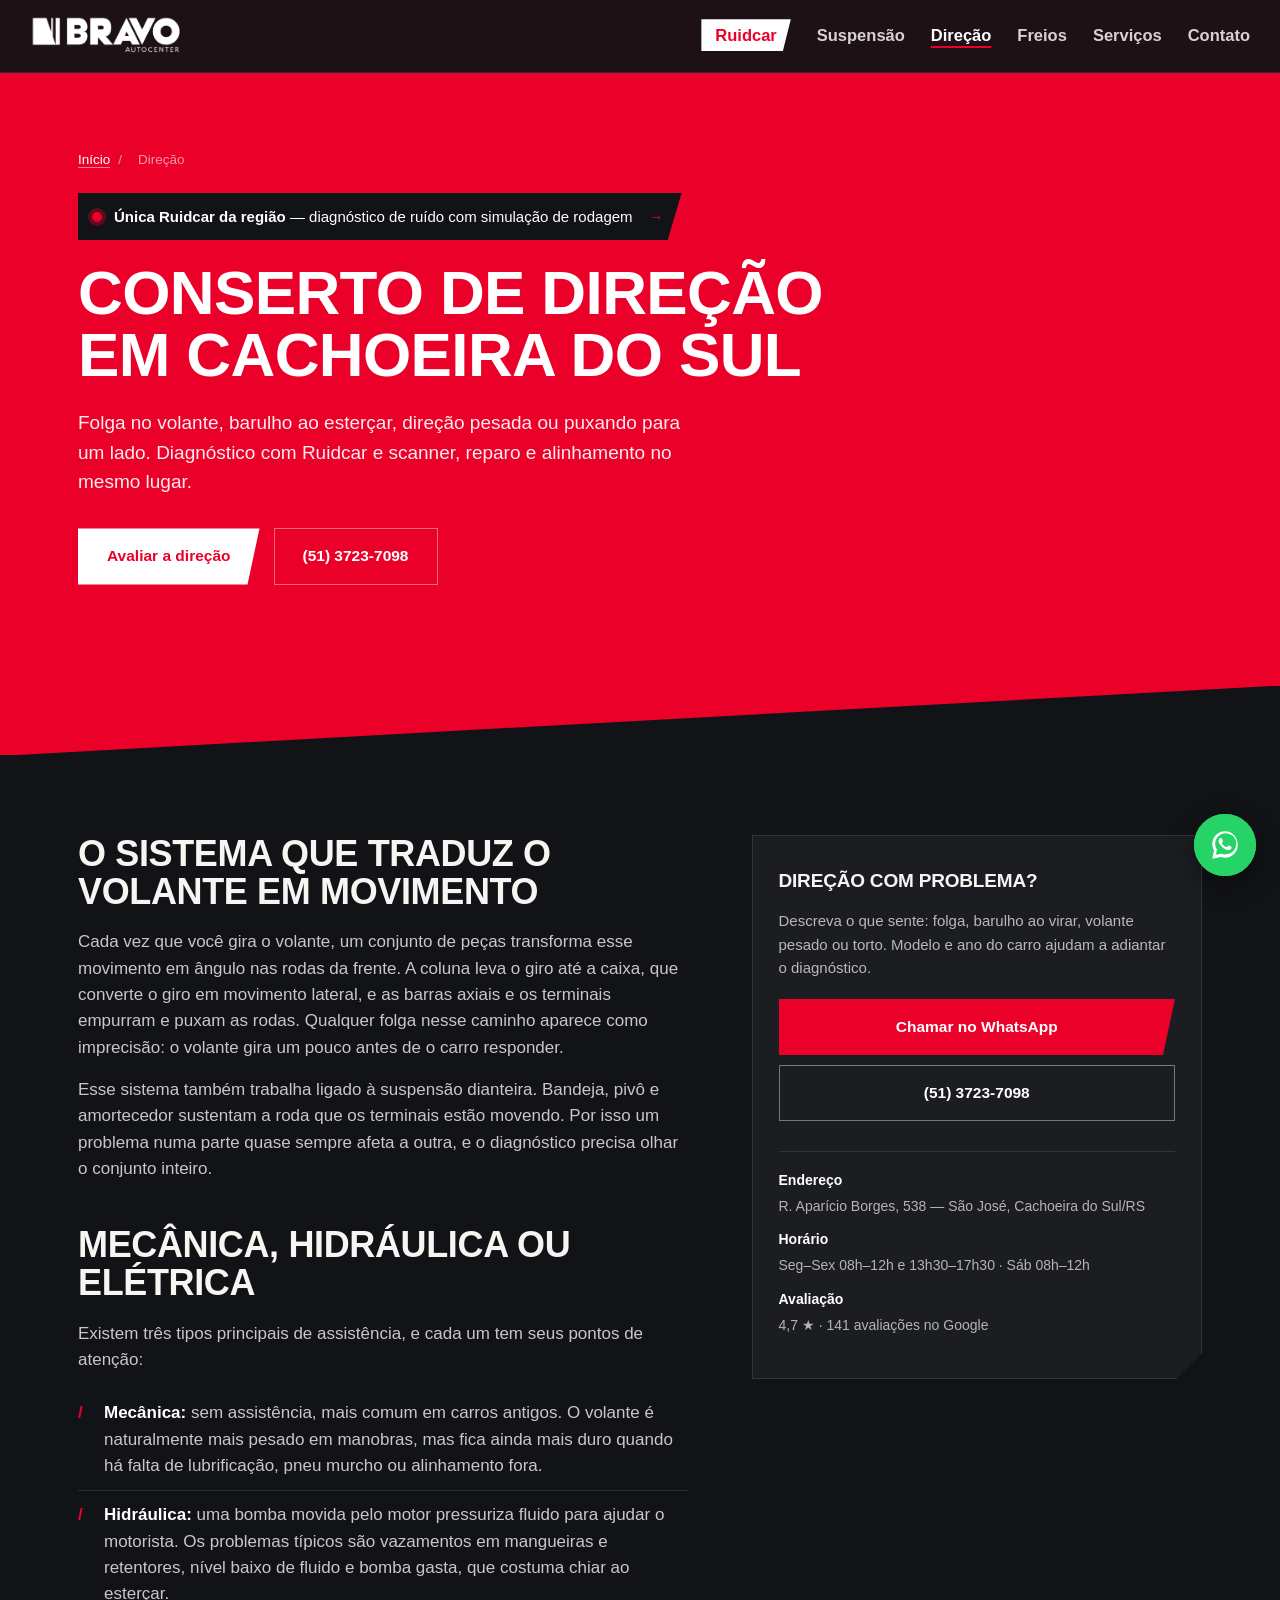
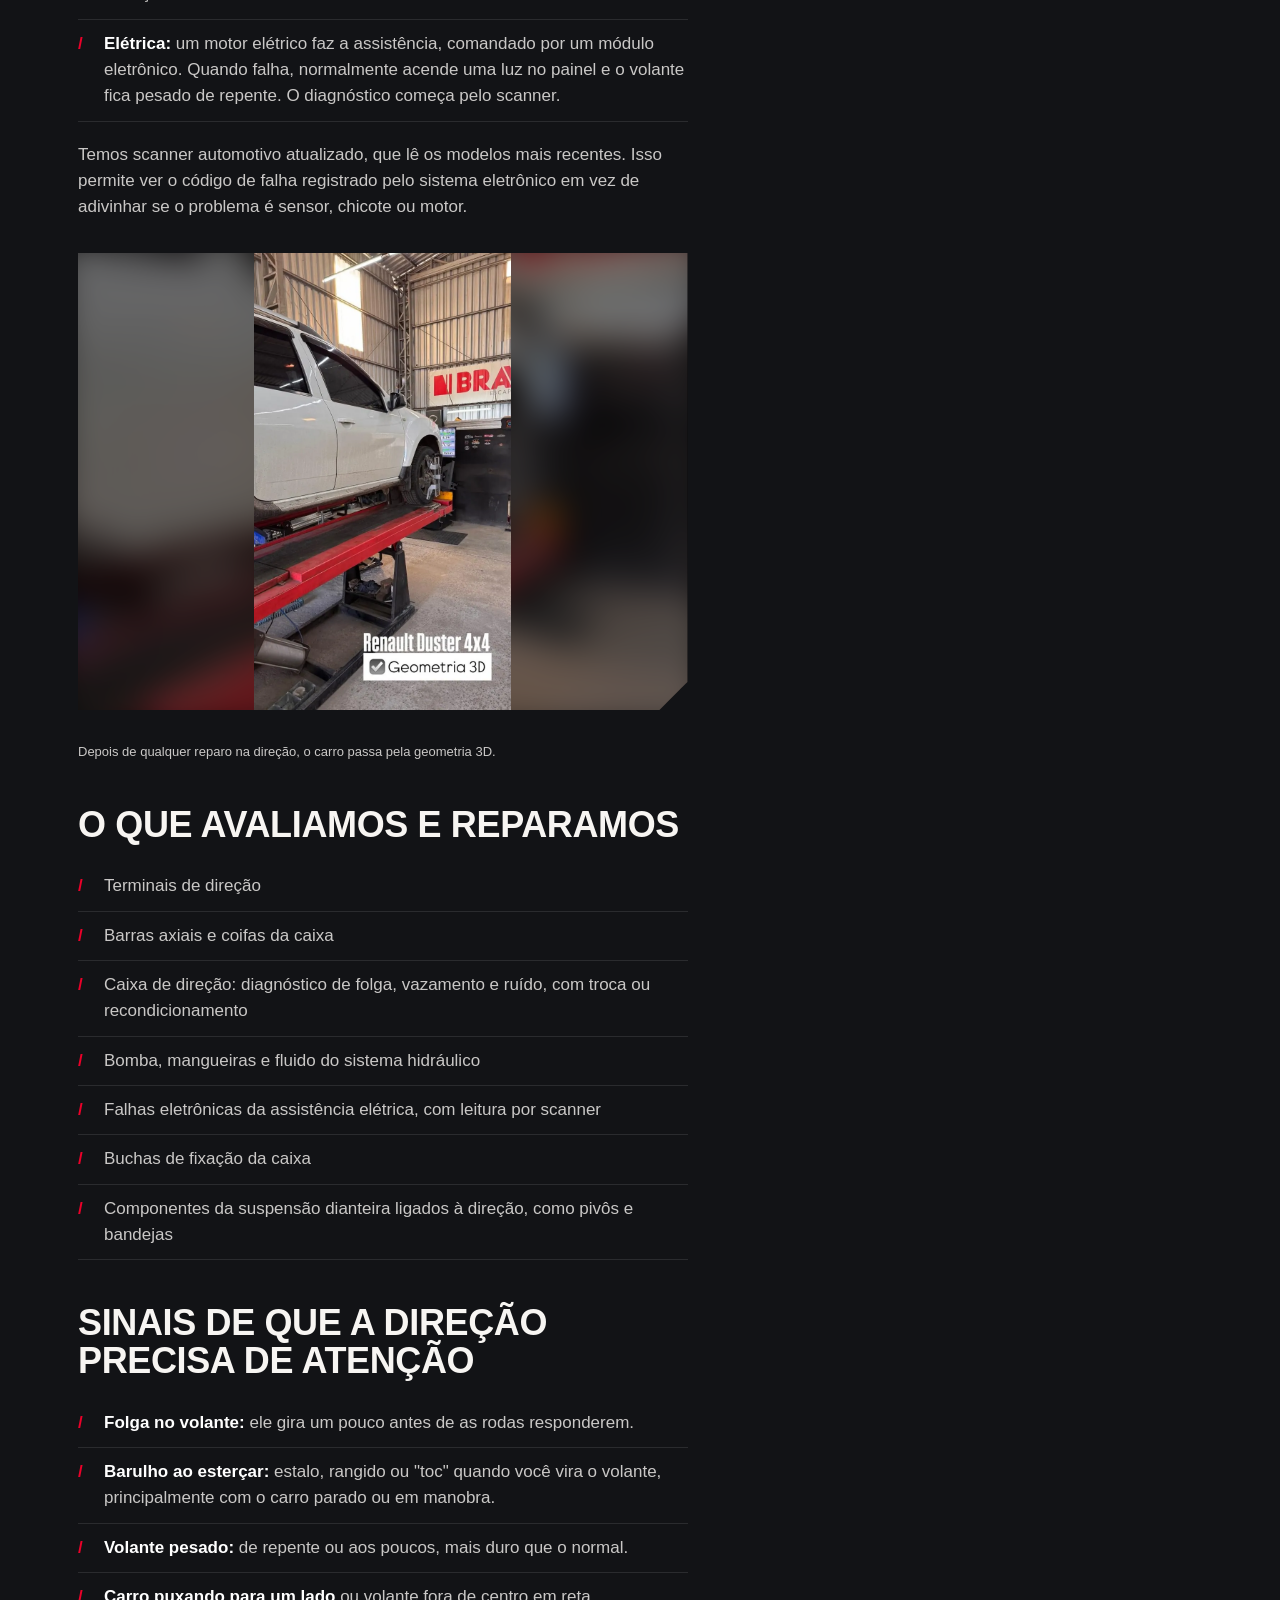
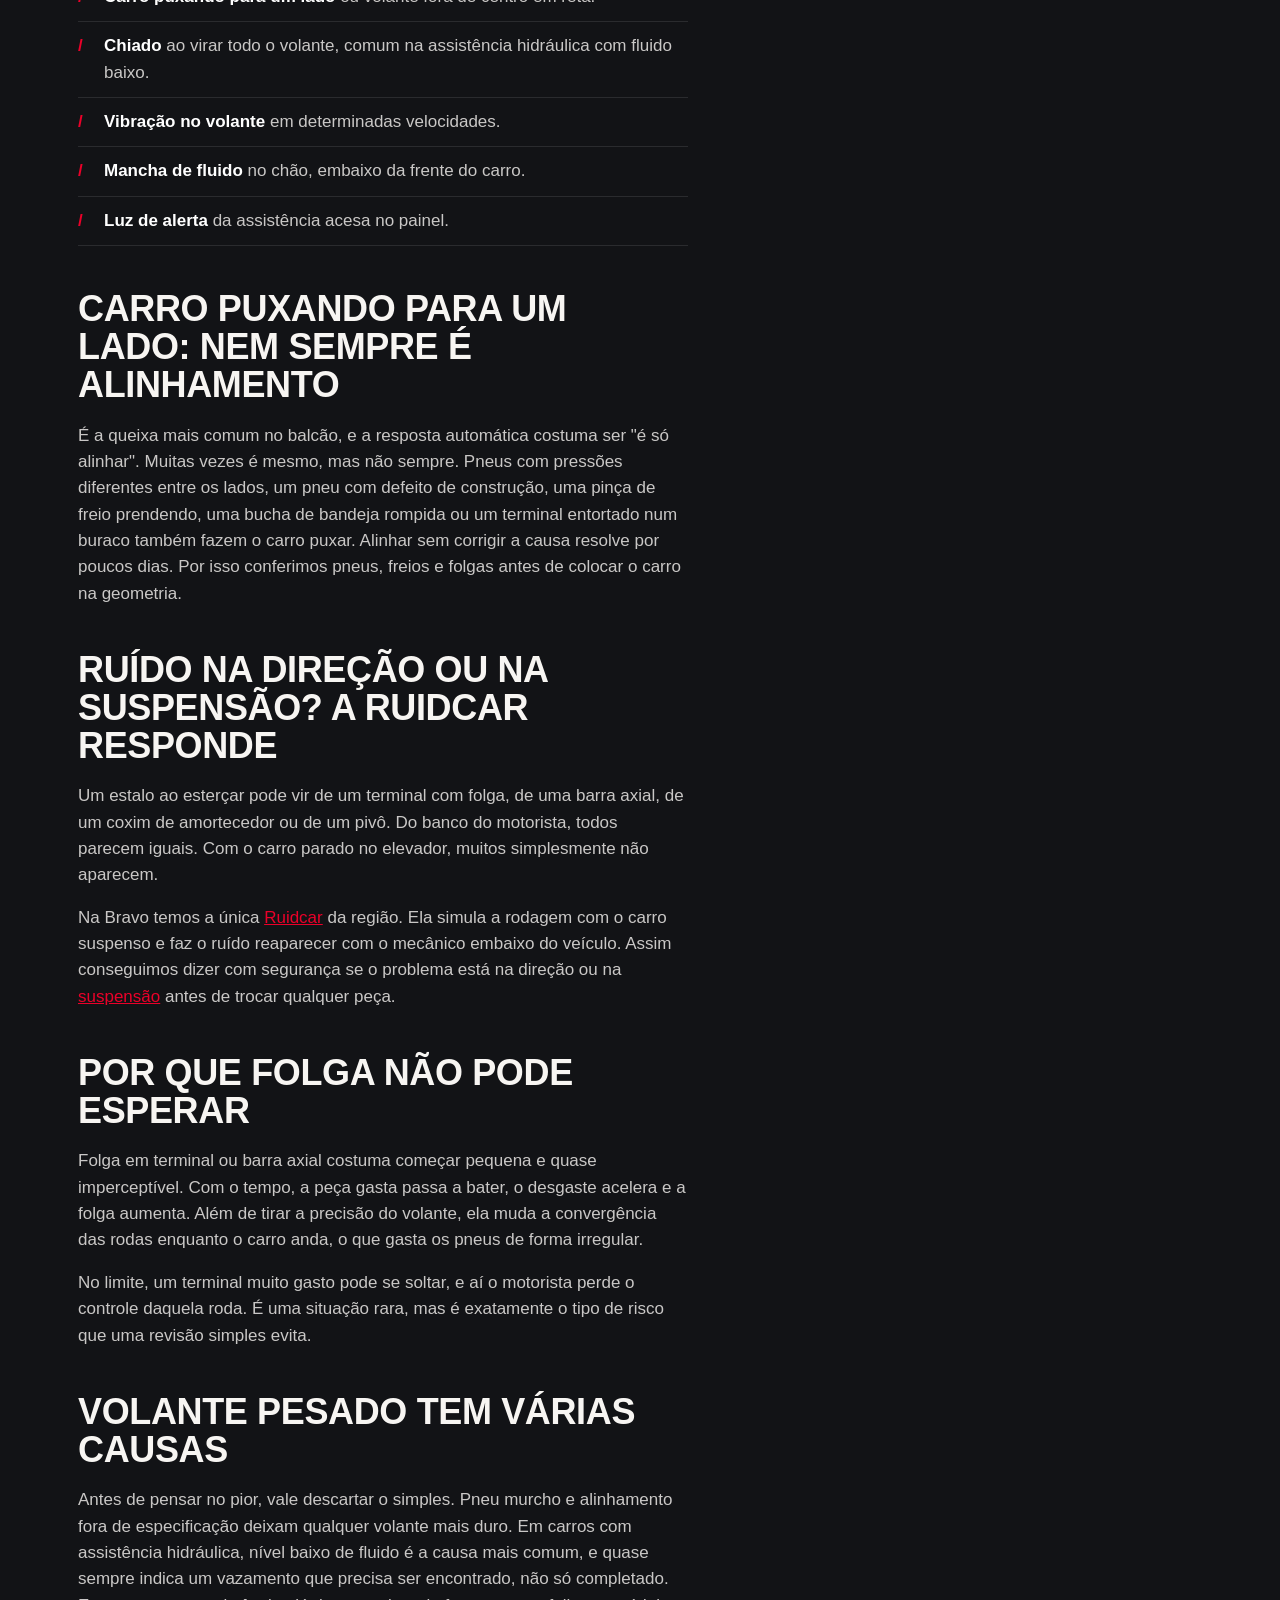
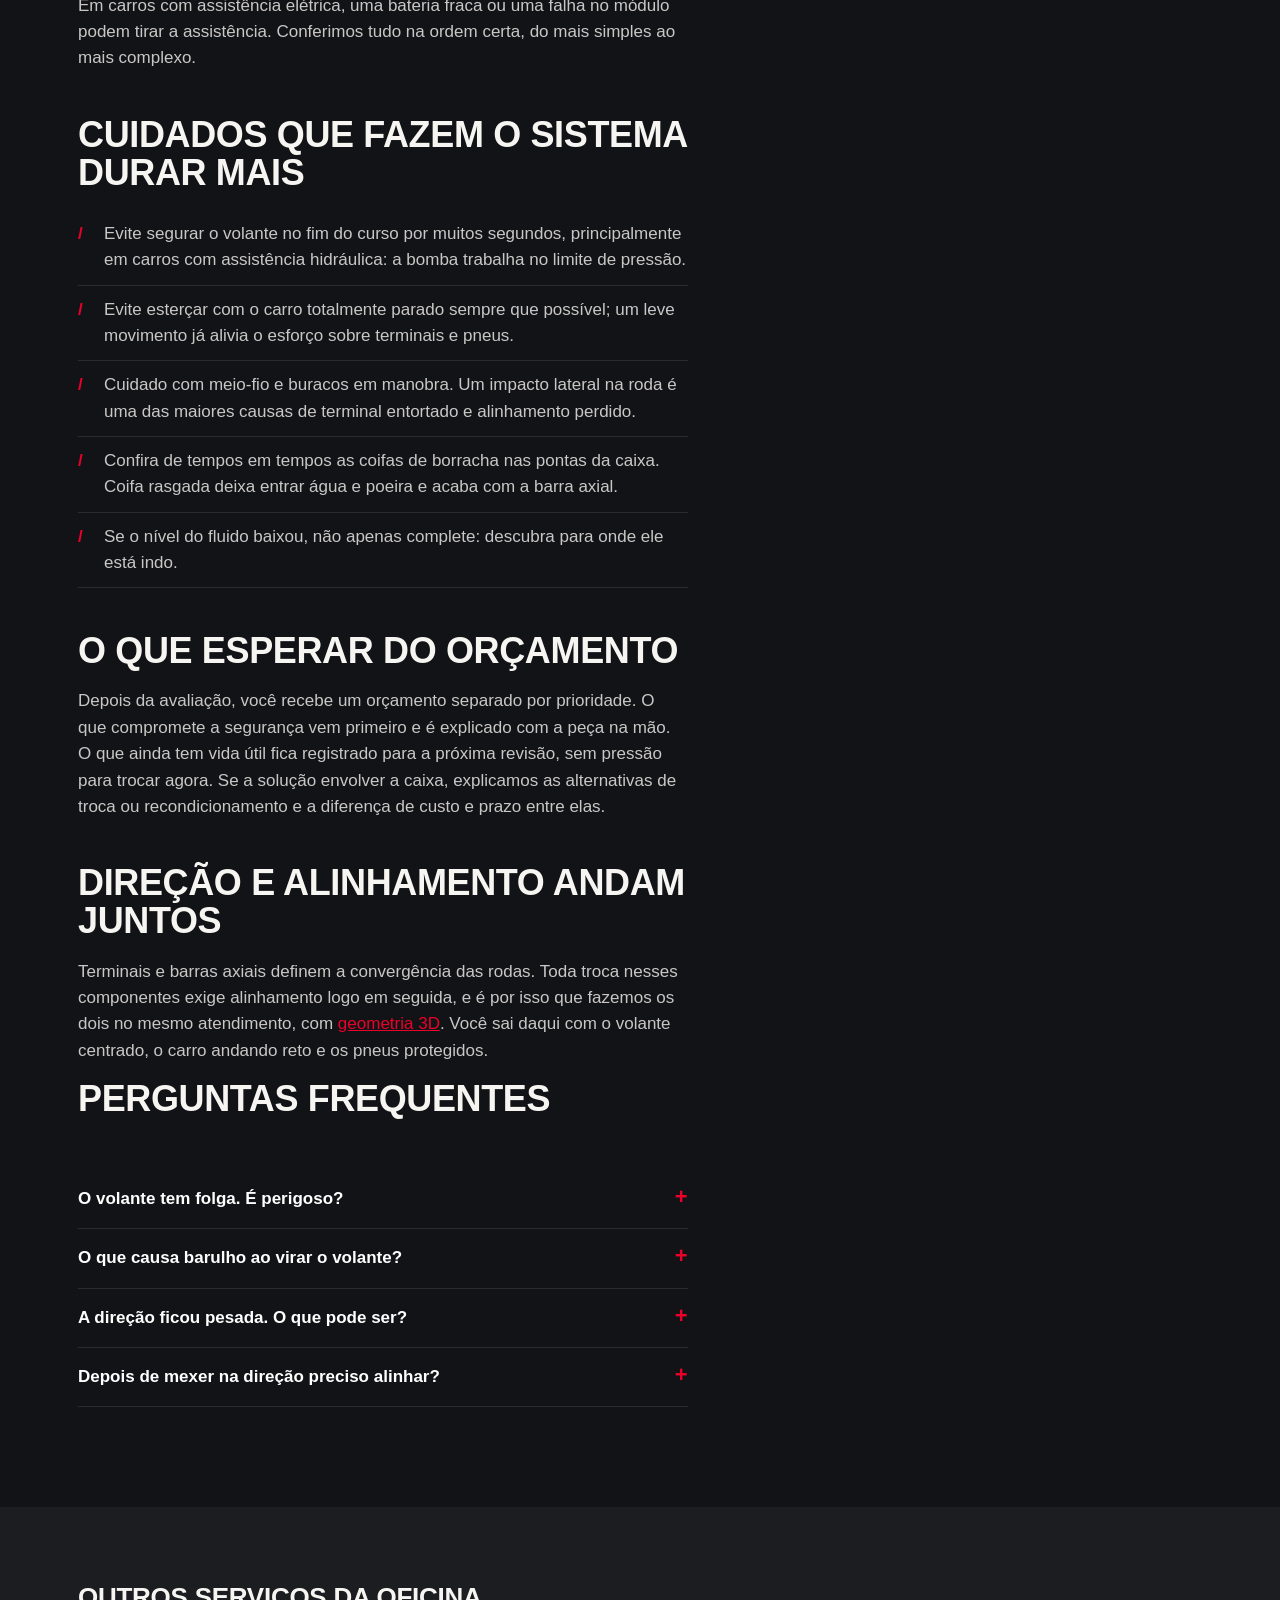
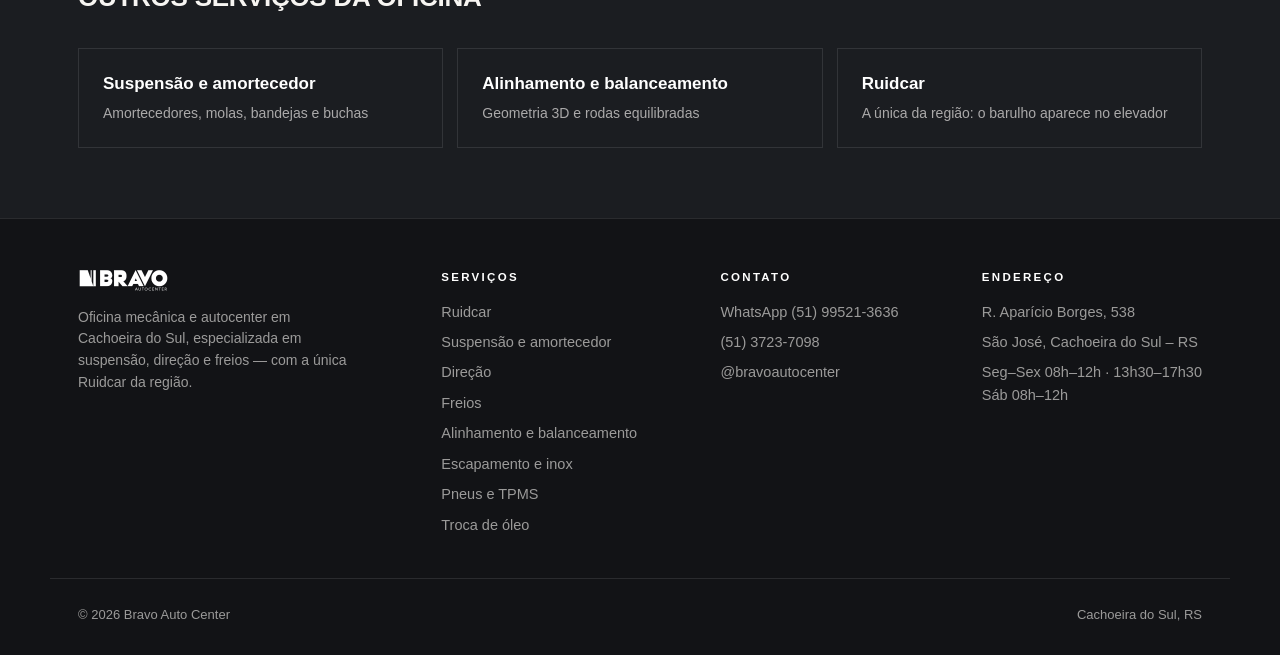
<file: servicos/direcao.html>
<!DOCTYPE html>
<html lang="pt-BR">
<head>
<meta charset="utf-8">
<meta name="viewport" content="width=device-width, initial-scale=1">
<title>Conserto de Direção em Cachoeira do Sul | Bravo Auto Center</title>
<meta name="description" content="Conserto de direção em Cachoeira do Sul/RS: folga no volante, barulho ao esterçar, terminais, barras axiais e caixa de direção. Diagnóstico com Ruidcar e scanner.">
<link rel="canonical" href="https://www.bravoautocenter.com.br/servicos/direcao.html">
<meta name="robots" content="index, follow, max-image-preview:large, max-snippet:-1">
<meta name="theme-color" content="#EB0029">
<meta name="format-detection" content="telephone=no">
<link rel="icon" href="../favicon.ico" sizes="any">
<link rel="icon" type="image/png" sizes="32x32" href="../assets/img/favicon-32.png">
<link rel="apple-touch-icon" href="../assets/img/apple-touch-icon.png">
<meta property="og:type" content="website">
<meta property="og:locale" content="pt_BR">
<meta property="og:site_name" content="Bravo Auto Center">
<meta property="og:url" content="https://www.bravoautocenter.com.br/servicos/direcao.html">
<meta property="og:title" content="Direção em Cachoeira do Sul — folga, barulho e volante pesado | Bravo Auto Center">
<meta property="og:description" content="Conserto de direção em Cachoeira do Sul/RS: folga no volante, barulho ao esterçar, terminais, barras axiais e caixa de direção. Diagnóstico com Ruidcar e scanner.">
<meta property="og:image" content="https://www.bravoautocenter.com.br/assets/img/og-image.jpg">
<meta property="og:image:width" content="1200">
<meta property="og:image:height" content="630">
<meta property="og:image:alt" content="Fachada da Bravo Auto Center em Cachoeira do Sul">
<meta name="twitter:card" content="summary_large_image">
<meta name="twitter:title" content="Direção em Cachoeira do Sul — folga, barulho e volante pesado | Bravo Auto Center">
<meta name="twitter:description" content="Conserto de direção em Cachoeira do Sul/RS: folga no volante, barulho ao esterçar, terminais, barras axiais e caixa de direção. Diagnóstico com Ruidcar e scanner.">
<meta name="twitter:image" content="https://www.bravoautocenter.com.br/assets/img/og-image.jpg">

<link rel="stylesheet" href="../assets/css/style.css">
<script>document.documentElement.classList.add('js')</script>
<script src="../assets/js/main.js" defer></script>
<script type="application/ld+json">
{
 "@context": "https://schema.org",
 "@graph": [
  {
   "@type": "WebSite",
   "@id": "https://www.bravoautocenter.com.br/#website",
   "url": "https://www.bravoautocenter.com.br/",
   "name": "Bravo Auto Center",
   "inLanguage": "pt-BR",
   "publisher": {
    "@id": "https://www.bravoautocenter.com.br/#oficina"
   }
  },
  {
   "@type": "AutoRepair",
   "@id": "https://www.bravoautocenter.com.br/#oficina",
   "name": "Bravo Auto Center",
   "alternateName": [
    "Bravo Autocenter",
    "Bravo Escapamentos"
   ],
   "description": "Oficina mecânica e autocenter em Cachoeira do Sul/RS especializada em suspensão, direção e freios, com a única Ruidcar da região para diagnóstico de ruídos. Também faz alinhamento 3D, balanceamento, pneus, escapamento em aço inox e troca de óleo.",
   "url": "https://www.bravoautocenter.com.br/",
   "telephone": "+55-51-3723-7098",
   "image": [
    "https://www.bravoautocenter.com.br/assets/img/hero-fachada-carro.jpg",
    "https://www.bravoautocenter.com.br/assets/img/fachada.jpg"
   ],
   "logo": {
    "@type": "ImageObject",
    "@id": "https://www.bravoautocenter.com.br/#logo",
    "url": "https://www.bravoautocenter.com.br/assets/img/logo-bravo.png",
    "width": 733,
    "height": 191
   },
   "priceRange": "$$",
   "currenciesAccepted": "BRL",
   "address": {
    "@type": "PostalAddress",
    "streetAddress": "Rua Aparício Borges, 538",
    "addressLocality": "Cachoeira do Sul",
    "addressRegion": "RS",
    "postalCode": "96503-550",
    "addressCountry": "BR"
   },
   "geo": {
    "@type": "GeoCoordinates",
    "latitude": -30.0292459,
    "longitude": -52.9058683
   },
   "hasMap": "https://maps.app.goo.gl/3HpLLAMCEZCEs7Q38",
   "areaServed": {
    "@type": "City",
    "name": "Cachoeira do Sul",
    "containedInPlace": {
     "@type": "State",
     "name": "Rio Grande do Sul"
    }
   },
   "openingHoursSpecification": [
    {
     "@type": "OpeningHoursSpecification",
     "dayOfWeek": [
      "Monday",
      "Tuesday",
      "Wednesday",
      "Thursday",
      "Friday"
     ],
     "opens": "08:00",
     "closes": "12:00"
    },
    {
     "@type": "OpeningHoursSpecification",
     "dayOfWeek": [
      "Monday",
      "Tuesday",
      "Wednesday",
      "Thursday",
      "Friday"
     ],
     "opens": "13:30",
     "closes": "17:30"
    },
    {
     "@type": "OpeningHoursSpecification",
     "dayOfWeek": "Saturday",
     "opens": "08:00",
     "closes": "12:00"
    }
   ],
   "sameAs": [
    "https://www.instagram.com/bravoautocenter",
    "https://maps.app.goo.gl/3HpLLAMCEZCEs7Q38"
   ],
   "knowsAbout": [
    "Diagnóstico de suspensão com Ruidcar",
    "Suspensão automotiva",
    "Amortecedores",
    "Sistema de direção",
    "Freios e ABS",
    "Alinhamento e balanceamento",
    "Escapamento e solda em aço inox",
    "Pneus e TPMS",
    "Troca de óleo"
   ],
   "hasOfferCatalog": {
    "@type": "OfferCatalog",
    "name": "Serviços da Bravo Auto Center",
    "itemListElement": [
     {
      "@type": "Offer",
      "itemOffered": {
       "@id": "https://www.bravoautocenter.com.br/servicos/ruidcar.html#servico"
      }
     },
     {
      "@type": "Offer",
      "itemOffered": {
       "@id": "https://www.bravoautocenter.com.br/servicos/suspensao-ruidcar.html#servico"
      }
     },
     {
      "@type": "Offer",
      "itemOffered": {
       "@id": "https://www.bravoautocenter.com.br/servicos/direcao.html#servico"
      }
     },
     {
      "@type": "Offer",
      "itemOffered": {
       "@id": "https://www.bravoautocenter.com.br/servicos/freios.html#servico"
      }
     },
     {
      "@type": "Offer",
      "itemOffered": {
       "@id": "https://www.bravoautocenter.com.br/servicos/geometria-balanceamento.html#servico"
      }
     },
     {
      "@type": "Offer",
      "itemOffered": {
       "@id": "https://www.bravoautocenter.com.br/servicos/escapamento.html#servico"
      }
     },
     {
      "@type": "Offer",
      "itemOffered": {
       "@id": "https://www.bravoautocenter.com.br/servicos/pneus.html#servico"
      }
     },
     {
      "@type": "Offer",
      "itemOffered": {
       "@id": "https://www.bravoautocenter.com.br/servicos/troca-de-oleo.html#servico"
      }
     }
    ]
   }
  },
  {
   "@type": "BreadcrumbList",
   "@id": "https://www.bravoautocenter.com.br/servicos/direcao.html#breadcrumb",
   "itemListElement": [
    {
     "@type": "ListItem",
     "position": 1,
     "name": "Início",
     "item": "https://www.bravoautocenter.com.br/"
    },
    {
     "@type": "ListItem",
     "position": 2,
     "name": "Direção",
     "item": "https://www.bravoautocenter.com.br/servicos/direcao.html"
    }
   ]
  },
  {
   "@type": "WebPage",
   "@id": "https://www.bravoautocenter.com.br/servicos/direcao.html#webpage",
   "url": "https://www.bravoautocenter.com.br/servicos/direcao.html",
   "name": "Conserto de Direção em Cachoeira do Sul | Bravo Auto Center",
   "description": "Conserto de direção em Cachoeira do Sul/RS: folga no volante, barulho ao esterçar, terminais, barras axiais e caixa de direção. Diagnóstico com Ruidcar e scanner.",
   "inLanguage": "pt-BR",
   "isPartOf": {
    "@id": "https://www.bravoautocenter.com.br/#website"
   },
   "breadcrumb": {
    "@id": "https://www.bravoautocenter.com.br/servicos/direcao.html#breadcrumb"
   },
   "about": {
    "@id": "https://www.bravoautocenter.com.br/#oficina"
   },
   "primaryImageOfPage": {
    "@type": "ImageObject",
    "url": "https://www.bravoautocenter.com.br/assets/img/geometria.jpg"
   },
   "dateModified": "2026-10-30",
   "mainEntity": {
    "@id": "https://www.bravoautocenter.com.br/servicos/direcao.html#servico"
   }
  },
  {
   "@type": "Service",
   "@id": "https://www.bravoautocenter.com.br/servicos/ruidcar.html#servico",
   "name": "Diagnóstico de ruídos com Ruidcar",
   "serviceType": "Diagnóstico de ruído de suspensão",
   "description": "Diagnóstico de ruídos de suspensão, direção e carroceria com o equipamento Ruidcar, que simula o comportamento de rodagem com o veículo suspenso no elevador. Único na região de Cachoeira do Sul/RS.",
   "url": "https://www.bravoautocenter.com.br/servicos/ruidcar.html",
   "provider": {
    "@id": "https://www.bravoautocenter.com.br/#oficina"
   },
   "areaServed": {
    "@type": "City",
    "name": "Cachoeira do Sul"
   }
  },
  {
   "@type": "Service",
   "@id": "https://www.bravoautocenter.com.br/servicos/suspensao-ruidcar.html#servico",
   "name": "Conserto de suspensão e troca de amortecedor",
   "serviceType": "Reparo de suspensão automotiva",
   "description": "Conserto de suspensão em Cachoeira do Sul/RS: troca de amortecedores, molas, bandejas, bieletas, pivôs, buchas, batentes e coxins, com diagnóstico pela Ruidcar.",
   "url": "https://www.bravoautocenter.com.br/servicos/suspensao-ruidcar.html",
   "provider": {
    "@id": "https://www.bravoautocenter.com.br/#oficina"
   },
   "areaServed": {
    "@type": "City",
    "name": "Cachoeira do Sul"
   }
  },
  {
   "@type": "Service",
   "@id": "https://www.bravoautocenter.com.br/servicos/direcao.html#servico",
   "name": "Conserto do sistema de direção",
   "serviceType": "Reparo de direção automotiva",
   "description": "Diagnóstico e reparo do sistema de direção em Cachoeira do Sul/RS: caixa de direção, terminais, barras axiais, coifas, direção hidráulica e elétrica, com Ruidcar e scanner.",
   "url": "https://www.bravoautocenter.com.br/servicos/direcao.html",
   "provider": {
    "@id": "https://www.bravoautocenter.com.br/#oficina"
   },
   "areaServed": {
    "@type": "City",
    "name": "Cachoeira do Sul"
   }
  },
  {
   "@type": "Service",
   "@id": "https://www.bravoautocenter.com.br/servicos/freios.html#servico",
   "name": "Reparo e manutenção de freios",
   "serviceType": "Reparo de freios automotivos",
   "description": "Serviço de freios em Cachoeira do Sul/RS: pastilhas, usinagem e troca de discos, freio a tambor, pinças, sangria, troca de fluido e diagnóstico de ABS com scanner.",
   "url": "https://www.bravoautocenter.com.br/servicos/freios.html",
   "provider": {
    "@id": "https://www.bravoautocenter.com.br/#oficina"
   },
   "areaServed": {
    "@type": "City",
    "name": "Cachoeira do Sul"
   }
  },
  {
   "@type": "Service",
   "@id": "https://www.bravoautocenter.com.br/servicos/geometria-balanceamento.html#servico",
   "name": "Alinhamento 3D e balanceamento",
   "serviceType": "Alinhamento de direção e balanceamento de rodas",
   "description": "Alinhamento com equipamento de geometria 3D e balanceamento de rodas em Cachoeira do Sul/RS.",
   "url": "https://www.bravoautocenter.com.br/servicos/geometria-balanceamento.html",
   "provider": {
    "@id": "https://www.bravoautocenter.com.br/#oficina"
   },
   "areaServed": {
    "@type": "City",
    "name": "Cachoeira do Sul"
   }
  },
  {
   "@type": "Service",
   "@id": "https://www.bravoautocenter.com.br/servicos/escapamento.html#servico",
   "name": "Escapamento e solda em aço inox",
   "serviceType": "Troca e conserto de escapamento",
   "description": "Troca, conserto e fabricação de escapamento em Cachoeira do Sul/RS, com solda em aço inox e instalação de ponteiras esportivas.",
   "url": "https://www.bravoautocenter.com.br/servicos/escapamento.html",
   "provider": {
    "@id": "https://www.bravoautocenter.com.br/#oficina"
   },
   "areaServed": {
    "@type": "City",
    "name": "Cachoeira do Sul"
   }
  },
  {
   "@type": "Service",
   "@id": "https://www.bravoautocenter.com.br/servicos/pneus.html#servico",
   "name": "Venda e montagem de pneus",
   "serviceType": "Venda e montagem de pneus",
   "description": "Venda e montagem de pneus de todas as marcas em Cachoeira do Sul/RS, com balanceamento, rodízio e atendimento a sistemas TPMS.",
   "url": "https://www.bravoautocenter.com.br/servicos/pneus.html",
   "provider": {
    "@id": "https://www.bravoautocenter.com.br/#oficina"
   },
   "areaServed": {
    "@type": "City",
    "name": "Cachoeira do Sul"
   }
  },
  {
   "@type": "Service",
   "@id": "https://www.bravoautocenter.com.br/servicos/troca-de-oleo.html#servico",
   "name": "Troca de óleo e filtros",
   "serviceType": "Troca de óleo de motor",
   "description": "Troca de óleo e filtros em Cachoeira do Sul/RS com óleo original Volkswagen e ACDelco (GM), Petronas Selénia e Syntium, Elf Evolution, Shell Helix, Mobil Super e Lubrax.",
   "url": "https://www.bravoautocenter.com.br/servicos/troca-de-oleo.html",
   "provider": {
    "@id": "https://www.bravoautocenter.com.br/#oficina"
   },
   "areaServed": {
    "@type": "City",
    "name": "Cachoeira do Sul"
   }
  },
  {
   "@type": "FAQPage",
   "@id": "https://www.bravoautocenter.com.br/servicos/direcao.html#perguntas",
   "isPartOf": {
    "@id": "https://www.bravoautocenter.com.br/servicos/direcao.html#webpage"
   },
   "mainEntity": [
    {
     "@type": "Question",
     "name": "O volante tem folga. É perigoso?",
     "acceptedAnswer": {
      "@type": "Answer",
      "text": "Folga na direção significa que o volante gira um pouco antes de as rodas responderem. Isso reduz a precisão em curvas e em desvios de emergência e costuma piorar com o tempo. Vale avaliar logo: muitas vezes a causa é um terminal ou uma barra axial, peças de troca relativamente simples."
     }
    },
    {
     "@type": "Question",
     "name": "O que causa barulho ao virar o volante?",
     "acceptedAnswer": {
      "@type": "Answer",
      "text": "Os culpados mais comuns são terminais e barras axiais com folga, coifas rompidas, buchas da caixa de direção, coxins do amortecedor e, na direção hidráulica, a bomba trabalhando com pouco fluido. A Ruidcar ajuda a separar o que é direção do que é suspensão."
     }
    },
    {
     "@type": "Question",
     "name": "A direção ficou pesada. O que pode ser?",
     "acceptedAnswer": {
      "@type": "Answer",
      "text": "Na direção hidráulica, pode ser nível baixo de fluido, vazamento ou bomba com desgaste. Na direção elétrica, a causa costuma ser eletrônica e o scanner indica a falha. Pneu murcho e alinhamento fora também deixam o volante pesado."
     }
    },
    {
     "@type": "Question",
     "name": "Depois de mexer na direção preciso alinhar?",
     "acceptedAnswer": {
      "@type": "Answer",
      "text": "Sim. Terminais e barras axiais definem a convergência das rodas. Toda troca nesses componentes exige novo alinhamento, que fazemos aqui mesmo com geometria 3D."
     }
    }
   ]
  }
 ]
}
</script>
</head>
<body>
<a class="skip-link" href="#conteudo">Pular para o conteúdo</a>
<header class="nav scrolled" id="nav" data-sticky="fixed">
  <a href="../index.html" class="nav-logo" aria-label="Bravo Auto Center — página inicial">
    <img src="../assets/img/logo-bravo-white.png" width="733" height="191" alt="Bravo Auto Center"></a>
  <nav class="nav-right" aria-label="Principal">
    <ul class="nav-links">
      <li><a href="../servicos/ruidcar.html" class="nav-ruidcar">Ruidcar</a></li><li><a href="../servicos/suspensao-ruidcar.html">Suspensão</a></li><li><a href="../servicos/direcao.html" aria-current="page">Direção</a></li><li><a href="../servicos/freios.html">Freios</a></li><li><a href="../index.html#servicos">Serviços</a></li><li><a href="../index.html#localizacao">Contato</a></li>
    </ul>
    <button class="nav-burger" type="button" aria-label="Abrir menu" aria-expanded="false" aria-controls="mmenu" data-menu-open>☰</button>
  </nav>
</header>
<div id="mmenu" class="mobile-menu" aria-hidden="true">
  <div class="mobile-menu-top">
    <img src="../assets/img/logo-bravo-white.png" width="733" height="191" alt="Bravo Auto Center" style="height:22px;width:auto">
    <button class="mobile-close" type="button" aria-label="Fechar menu" data-menu-close>×</button>
  </div>
  <ul><li><a href="../servicos/ruidcar.html" class="m-ruidcar">Ruidcar</a></li><li><a href="../servicos/suspensao-ruidcar.html">Suspensão</a></li><li><a href="../servicos/direcao.html">Direção</a></li><li><a href="../servicos/freios.html">Freios</a></li><li><a href="../index.html#servicos">Serviços</a></li><li><a href="../index.html#localizacao">Contato</a></li></ul>
  <a class="btn btn-white" href="https://wa.me/5551995213636" target="_blank" rel="noopener">Chamar no WhatsApp</a>
</div>
<main id="conteudo">
<section class="sub-hero">
  <div class="sub-hero-inner">
    <nav class="breadcrumb" aria-label="Você está aqui">
      <a href="../index.html">Início</a><span aria-hidden="true">/</span><span aria-current="page">Direção</span>
    </nav>
    <a class="ruidcar-chip" href="../servicos/ruidcar.html"><span class="dot" aria-hidden="true"></span><span><strong>Única Ruidcar da região</strong> — diagnóstico de ruído com simulação de rodagem</span><span class="go" aria-hidden="true">→</span></a>
    <h1>Conserto de direção em Cachoeira do Sul</h1>
    <p class="lead">Folga no volante, barulho ao esterçar, direção pesada ou puxando para um lado. Diagnóstico com Ruidcar e scanner, reparo e alinhamento no mesmo lugar.</p>
    <div class="hero-actions">
      <a class="btn btn-white" href="https://wa.me/5551995213636?text=Ol%C3%A1%21%20Gostaria%20de%20avaliar%20a%20dire%C3%A7%C3%A3o%20do%20meu%20carro." target="_blank" rel="noopener">Avaliar a direção</a>
      <a class="btn btn-outline-dark" href="tel:+555137237098">(51) 3723-7098</a>
    </div>
  </div>
</section>
<section class="sub-body">
  <div class="sub-grid">
    <article class="sub-content">
      <h2>O sistema que traduz o volante em movimento</h2>
      <p>Cada vez que você gira o volante, um conjunto de peças transforma esse movimento em ângulo nas rodas da frente. A coluna leva o giro até a caixa, que converte o giro em movimento lateral, e as barras axiais e os terminais empurram e puxam as rodas. Qualquer folga nesse caminho aparece como imprecisão: o volante gira um pouco antes de o carro responder.</p>
      <p>Esse sistema também trabalha ligado à suspensão dianteira. Bandeja, pivô e amortecedor sustentam a roda que os terminais estão movendo. Por isso um problema numa parte quase sempre afeta a outra, e o diagnóstico precisa olhar o conjunto inteiro.</p>

      <h2>Mecânica, hidráulica ou elétrica</h2>
      <p>Existem três tipos principais de assistência, e cada um tem seus pontos de atenção:</p>
      <ul>
        <li><strong>Mecânica:</strong> sem assistência, mais comum em carros antigos. O volante é naturalmente mais pesado em manobras, mas fica ainda mais duro quando há falta de lubrificação, pneu murcho ou alinhamento fora.</li>
        <li><strong>Hidráulica:</strong> uma bomba movida pelo motor pressuriza fluido para ajudar o motorista. Os problemas típicos são vazamentos em mangueiras e retentores, nível baixo de fluido e bomba gasta, que costuma chiar ao esterçar.</li>
        <li><strong>Elétrica:</strong> um motor elétrico faz a assistência, comandado por um módulo eletrônico. Quando falha, normalmente acende uma luz no painel e o volante fica pesado de repente. O diagnóstico começa pelo scanner.</li>
      </ul>
      <p>Temos scanner automotivo atualizado, que lê os modelos mais recentes. Isso permite ver o código de falha registrado pelo sistema eletrônico em vez de adivinhar se o problema é sensor, chicote ou motor.</p>

      <figure class="sub-figure contain"><div class="bg-blur" style="background-image:url('../assets/img/geometria.jpg')"></div><picture><source srcset="../assets/img/geometria.webp" type="image/webp"><img src="../assets/img/geometria.jpg" width="720" height="1280" alt="Renault Duster no equipamento de geometria 3D após revisão da direção" loading="lazy" decoding="async"></picture></figure>
      <p class="figcap">Depois de qualquer reparo na direção, o carro passa pela geometria 3D.</p>

      <h2>O que avaliamos e reparamos</h2>
      <ul>
        <li>Terminais de direção</li>
        <li>Barras axiais e coifas da caixa</li>
        <li>Caixa de direção: diagnóstico de folga, vazamento e ruído, com troca ou recondicionamento</li>
        <li>Bomba, mangueiras e fluido do sistema hidráulico</li>
        <li>Falhas eletrônicas da assistência elétrica, com leitura por scanner</li>
        <li>Buchas de fixação da caixa</li>
        <li>Componentes da suspensão dianteira ligados à direção, como pivôs e bandejas</li>
      </ul>

      <h2>Sinais de que a direção precisa de atenção</h2>
      <ul>
        <li><strong>Folga no volante:</strong> ele gira um pouco antes de as rodas responderem.</li>
        <li><strong>Barulho ao esterçar:</strong> estalo, rangido ou "toc" quando você vira o volante, principalmente com o carro parado ou em manobra.</li>
        <li><strong>Volante pesado:</strong> de repente ou aos poucos, mais duro que o normal.</li>
        <li><strong>Carro puxando para um lado</strong> ou volante fora de centro em reta.</li>
        <li><strong>Chiado</strong> ao virar todo o volante, comum na assistência hidráulica com fluido baixo.</li>
        <li><strong>Vibração no volante</strong> em determinadas velocidades.</li>
        <li><strong>Mancha de fluido</strong> no chão, embaixo da frente do carro.</li>
        <li><strong>Luz de alerta</strong> da assistência acesa no painel.</li>
      </ul>

      <h2>Carro puxando para um lado: nem sempre é alinhamento</h2>
      <p>É a queixa mais comum no balcão, e a resposta automática costuma ser "é só alinhar". Muitas vezes é mesmo, mas não sempre. Pneus com pressões diferentes entre os lados, um pneu com defeito de construção, uma pinça de freio prendendo, uma bucha de bandeja rompida ou um terminal entortado num buraco também fazem o carro puxar. Alinhar sem corrigir a causa resolve por poucos dias. Por isso conferimos pneus, freios e folgas antes de colocar o carro na geometria.</p>

      <h2>Ruído na direção ou na suspensão? A Ruidcar responde</h2>
      <p>Um estalo ao esterçar pode vir de um terminal com folga, de uma barra axial, de um coxim de amortecedor ou de um pivô. Do banco do motorista, todos parecem iguais. Com o carro parado no elevador, muitos simplesmente não aparecem.</p>
      <p>Na Bravo temos a única <a href="ruidcar.html">Ruidcar</a> da região. Ela simula a rodagem com o carro suspenso e faz o ruído reaparecer com o mecânico embaixo do veículo. Assim conseguimos dizer com segurança se o problema está na direção ou na <a href="suspensao-ruidcar.html">suspensão</a> antes de trocar qualquer peça.</p>

      <h2>Por que folga não pode esperar</h2>
      <p>Folga em terminal ou barra axial costuma começar pequena e quase imperceptível. Com o tempo, a peça gasta passa a bater, o desgaste acelera e a folga aumenta. Além de tirar a precisão do volante, ela muda a convergência das rodas enquanto o carro anda, o que gasta os pneus de forma irregular.</p>
      <p>No limite, um terminal muito gasto pode se soltar, e aí o motorista perde o controle daquela roda. É uma situação rara, mas é exatamente o tipo de risco que uma revisão simples evita.</p>

      <h2>Volante pesado tem várias causas</h2>
      <p>Antes de pensar no pior, vale descartar o simples. Pneu murcho e alinhamento fora de especificação deixam qualquer volante mais duro. Em carros com assistência hidráulica, nível baixo de fluido é a causa mais comum, e quase sempre indica um vazamento que precisa ser encontrado, não só completado. Em carros com assistência elétrica, uma bateria fraca ou uma falha no módulo podem tirar a assistência. Conferimos tudo na ordem certa, do mais simples ao mais complexo.</p>

      <h2>Cuidados que fazem o sistema durar mais</h2>
      <ul>
        <li>Evite segurar o volante no fim do curso por muitos segundos, principalmente em carros com assistência hidráulica: a bomba trabalha no limite de pressão.</li>
        <li>Evite esterçar com o carro totalmente parado sempre que possível; um leve movimento já alivia o esforço sobre terminais e pneus.</li>
        <li>Cuidado com meio-fio e buracos em manobra. Um impacto lateral na roda é uma das maiores causas de terminal entortado e alinhamento perdido.</li>
        <li>Confira de tempos em tempos as coifas de borracha nas pontas da caixa. Coifa rasgada deixa entrar água e poeira e acaba com a barra axial.</li>
        <li>Se o nível do fluido baixou, não apenas complete: descubra para onde ele está indo.</li>
      </ul>

      <h2>O que esperar do orçamento</h2>
      <p>Depois da avaliação, você recebe um orçamento separado por prioridade. O que compromete a segurança vem primeiro e é explicado com a peça na mão. O que ainda tem vida útil fica registrado para a próxima revisão, sem pressão para trocar agora. Se a solução envolver a caixa, explicamos as alternativas de troca ou recondicionamento e a diferença de custo e prazo entre elas.</p>

      <h2>Direção e alinhamento andam juntos</h2>
      <p>Terminais e barras axiais definem a convergência das rodas. Toda troca nesses componentes exige alinhamento logo em seguida, e é por isso que fazemos os dois no mesmo atendimento, com <a href="geometria-balanceamento.html">geometria 3D</a>. Você sai daqui com o volante centrado, o carro andando reto e os pneus protegidos.</p>

      <section aria-labelledby="faq-title">
        <h2 id="faq-title">Perguntas frequentes</h2>
        <div class="faq" id="perguntas">
<details><summary>O volante tem folga. É perigoso?</summary><p>Folga na direção significa que o volante gira um pouco antes de as rodas responderem. Isso reduz a precisão em curvas e em desvios de emergência e costuma piorar com o tempo. Vale avaliar logo: muitas vezes a causa é um terminal ou uma barra axial, peças de troca relativamente simples.</p></details>
<details><summary>O que causa barulho ao virar o volante?</summary><p>Os culpados mais comuns são terminais e barras axiais com folga, coifas rompidas, buchas da caixa de direção, coxins do amortecedor e, na direção hidráulica, a bomba trabalhando com pouco fluido. A Ruidcar ajuda a separar o que é direção do que é suspensão.</p></details>
<details><summary>A direção ficou pesada. O que pode ser?</summary><p>Na direção hidráulica, pode ser nível baixo de fluido, vazamento ou bomba com desgaste. Na direção elétrica, a causa costuma ser eletrônica e o scanner indica a falha. Pneu murcho e alinhamento fora também deixam o volante pesado.</p></details>
<details><summary>Depois de mexer na direção preciso alinhar?</summary><p>Sim. Terminais e barras axiais definem a convergência das rodas. Toda troca nesses componentes exige novo alinhamento, que fazemos aqui mesmo com geometria 3D.</p></details>
</div>
      </section>
    </article>
    <aside class="sub-aside" aria-label="Contato rápido">
  <div class="aside-card">
    <h2 class="aside-title">Direção com problema?</h2>
    <p>Descreva o que sente: folga, barulho ao virar, volante pesado ou torto. Modelo e ano do carro ajudam a adiantar o diagnóstico.</p>
    <a class="btn btn-red" href="https://wa.me/5551995213636?text=Ol%C3%A1%21%20Gostaria%20de%20avaliar%20a%20dire%C3%A7%C3%A3o%20do%20meu%20carro." target="_blank" rel="noopener">Chamar no WhatsApp</a>
    <a class="btn btn-outline-dark" href="tel:+555137237098">(51) 3723-7098</a>
    <dl class="aside-meta">
      <div><dt><strong>Endereço</strong></dt><dd>R. Aparício Borges, 538 — São José, Cachoeira do Sul/RS</dd></div>
      <div><dt><strong>Horário</strong></dt><dd>Seg–Sex 08h–12h e 13h30–17h30 · Sáb 08h–12h</dd></div>
      <div><dt><strong>Avaliação</strong></dt><dd>4,7 ★ · 141 avaliações no Google</dd></div>
    </dl>
  </div>
</aside>
  </div>
</section>
<section class="other-services" aria-labelledby="outros">
  <h2 id="outros">Outros serviços da oficina</h2>
  <div class="other-grid"><a href="../servicos/suspensao-ruidcar.html">Suspensão e amortecedor<span>Amortecedores, molas, bandejas e buchas</span></a><a href="../servicos/geometria-balanceamento.html">Alinhamento e balanceamento<span>Geometria 3D e rodas equilibradas</span></a><a href="../servicos/ruidcar.html">Ruidcar<span>A única da região: o barulho aparece no elevador</span></a></div>
</section>
</main>
<footer>
  <div class="foot-grid">
    <div class="foot-brand">
      <img src="../assets/img/logo-bravo-white.png" width="733" height="191" alt="Bravo Auto Center" loading="lazy" style="width:auto">
      <p>Oficina mecânica e autocenter em Cachoeira do Sul, especializada em suspensão, direção e freios — com a única Ruidcar da região.</p>
    </div>
    <nav class="foot-col" aria-label="Serviços">
      <h2 class="kicker" style="color:#fff;margin:0 0 14px">Serviços</h2>
      <a href="../servicos/ruidcar.html">Ruidcar</a><a href="../servicos/suspensao-ruidcar.html">Suspensão e amortecedor</a><a href="../servicos/direcao.html">Direção</a><a href="../servicos/freios.html">Freios</a><a href="../servicos/geometria-balanceamento.html">Alinhamento e balanceamento</a><a href="../servicos/escapamento.html">Escapamento e inox</a><a href="../servicos/pneus.html">Pneus e TPMS</a><a href="../servicos/troca-de-oleo.html">Troca de óleo</a>
    </nav>
    <div class="foot-col">
      <h2 class="kicker" style="color:#fff;margin:0 0 14px">Contato</h2>
      <a href="https://wa.me/5551995213636" target="_blank" rel="noopener">WhatsApp (51) 99521-3636</a>
      <a href="tel:+555137237098">(51) 3723-7098</a>
      <a href="https://www.instagram.com/bravoautocenter" target="_blank" rel="noopener">@bravoautocenter</a>
    </div>
    <address class="foot-col" style="font-style:normal">
      <h2 class="kicker" style="color:#fff;margin:0 0 14px">Endereço</h2>
      <p>R. Aparício Borges, 538</p>
      <p>São José, Cachoeira do Sul – RS</p>
      <p>Seg–Sex 08h–12h · 13h30–17h30<br>Sáb 08h–12h</p>
    </address>
  </div>
  <div class="foot-bottom">
    <span>© <span id="year">2026</span> Bravo Auto Center</span>
    <span>Cachoeira do Sul, RS</span>
  </div>
</footer>
<a class="wa-float" href="https://wa.me/5551995213636" target="_blank" rel="noopener" aria-label="Chamar a Bravo Auto Center no WhatsApp"><svg viewBox="0 0 32 32" xmlns="http://www.w3.org/2000/svg" aria-hidden="true" focusable="false"><path d="M16.04 3C9.42 3 4.05 8.36 4.05 14.97c0 2.11.55 4.17 1.6 5.99L4 29l8.23-1.61a12.02 12.02 0 0 0 3.8.62h.01c6.61 0 11.98-5.36 11.98-11.97C28.02 8.36 22.65 3 16.04 3zm0 21.87h-.01a9.9 9.9 0 0 1-3.47-.63l-.25-.1-4.88.95.98-4.76-.16-.26a9.87 9.87 0 0 1-1.52-5.26c0-5.47 4.46-9.92 9.94-9.92a9.87 9.87 0 0 1 9.93 9.93c0 5.47-4.46 9.92-9.93 9.92zm5.45-7.43c-.3-.15-1.77-.87-2.04-.97-.27-.1-.47-.15-.67.15-.2.3-.77.97-.94 1.17-.17.2-.35.22-.65.07-.3-.15-1.26-.46-2.4-1.48-.89-.79-1.49-1.77-1.66-2.07-.17-.3-.02-.46.13-.61.13-.13.3-.35.45-.52.15-.17.2-.3.3-.5.1-.2.05-.37-.02-.52-.08-.15-.67-1.62-.92-2.22-.24-.58-.49-.5-.67-.51h-.57c-.2 0-.52.07-.8.37-.27.3-1.04 1.02-1.04 2.5 0 1.47 1.07 2.89 1.22 3.09.15.2 2.11 3.22 5.1 4.51.71.31 1.27.49 1.7.63.72.23 1.37.2 1.88.12.57-.09 1.77-.72 2.02-1.42.25-.7.25-1.3.17-1.42-.07-.12-.27-.2-.57-.35z"/></svg></a>
</body>
</html>
</file>
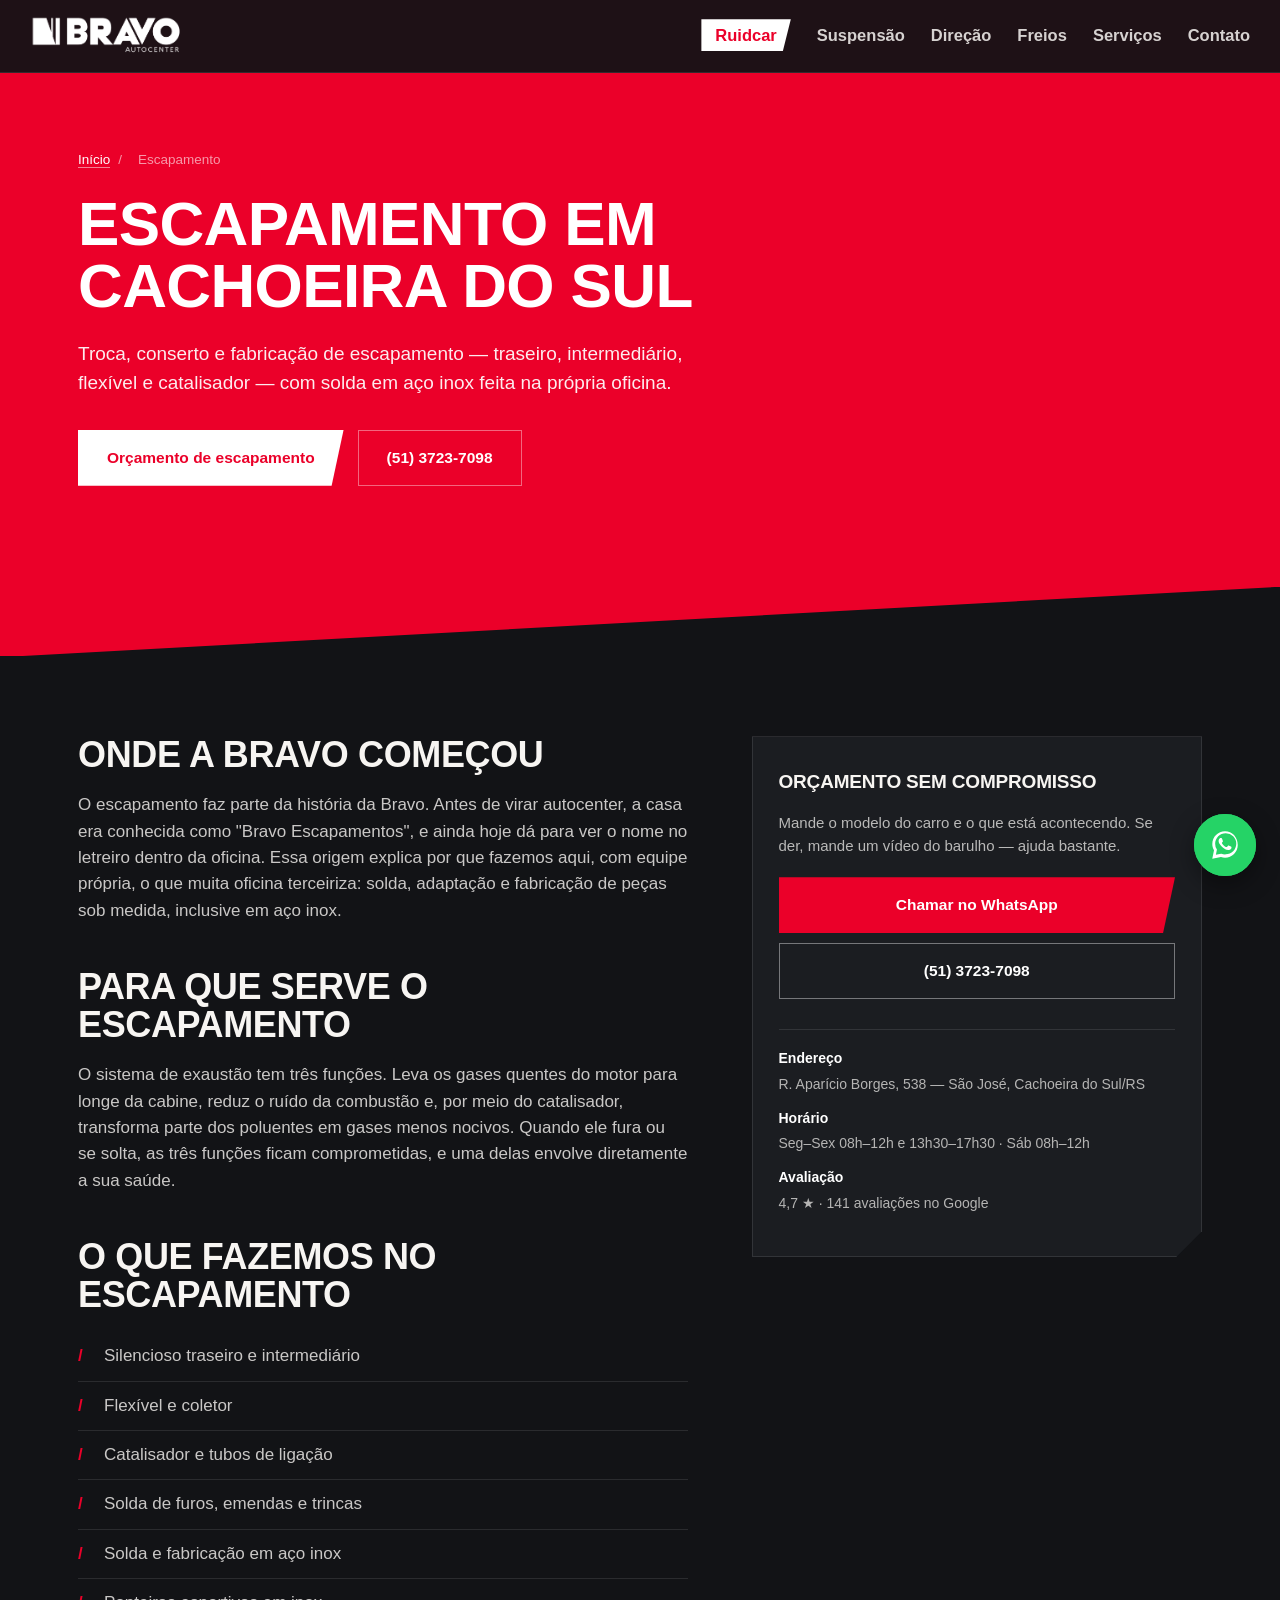
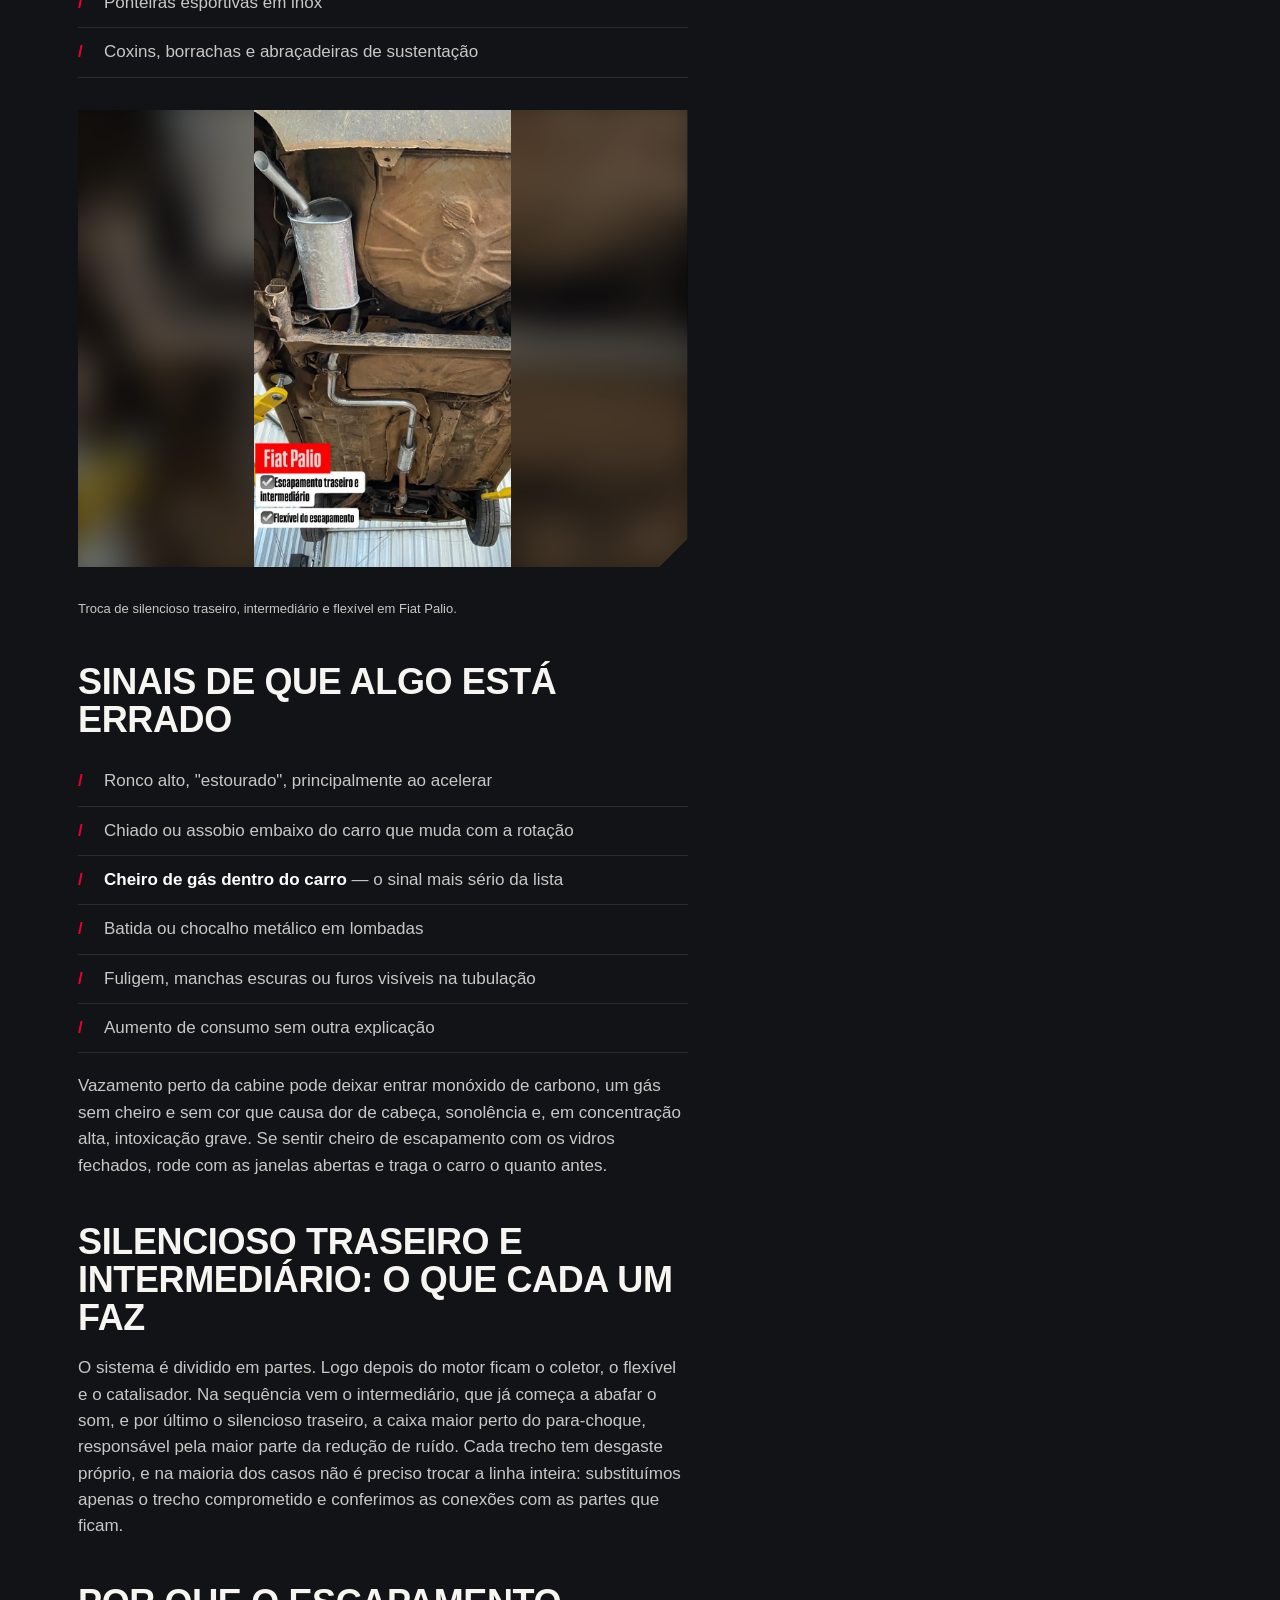
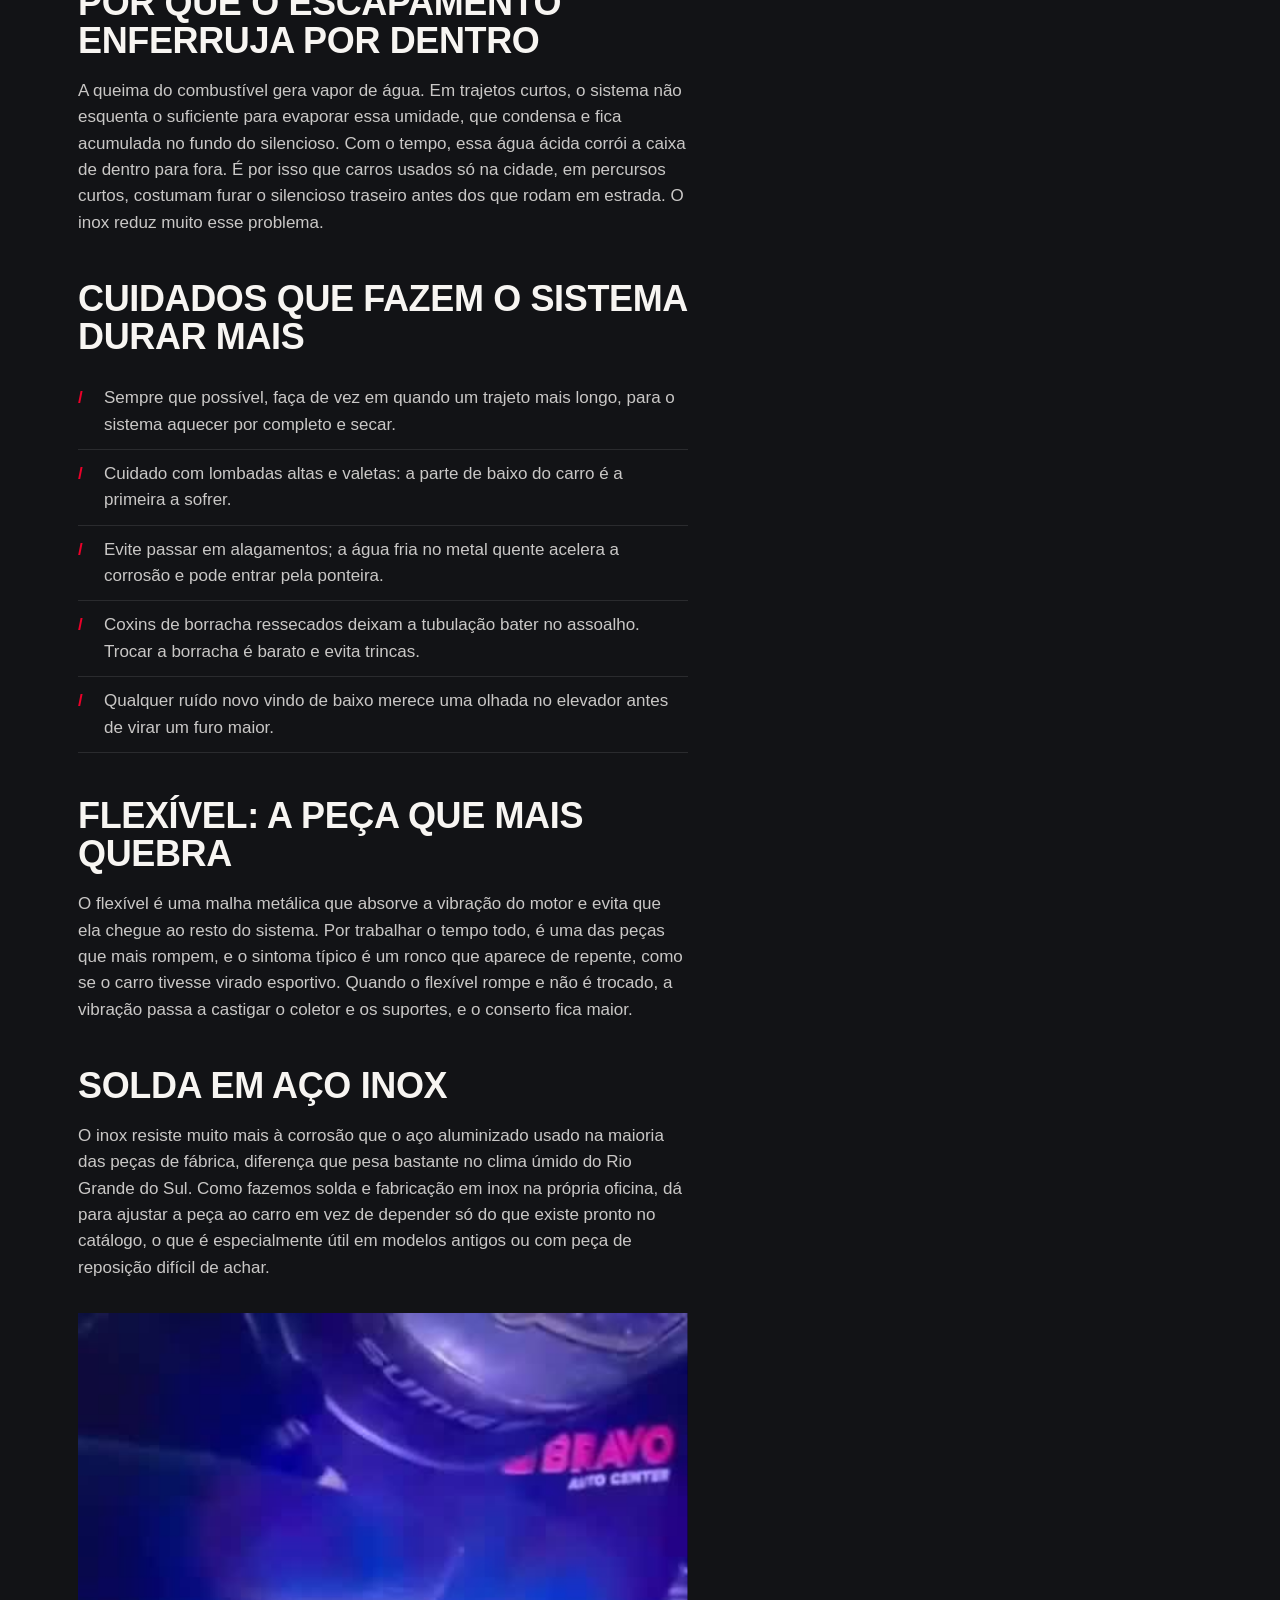
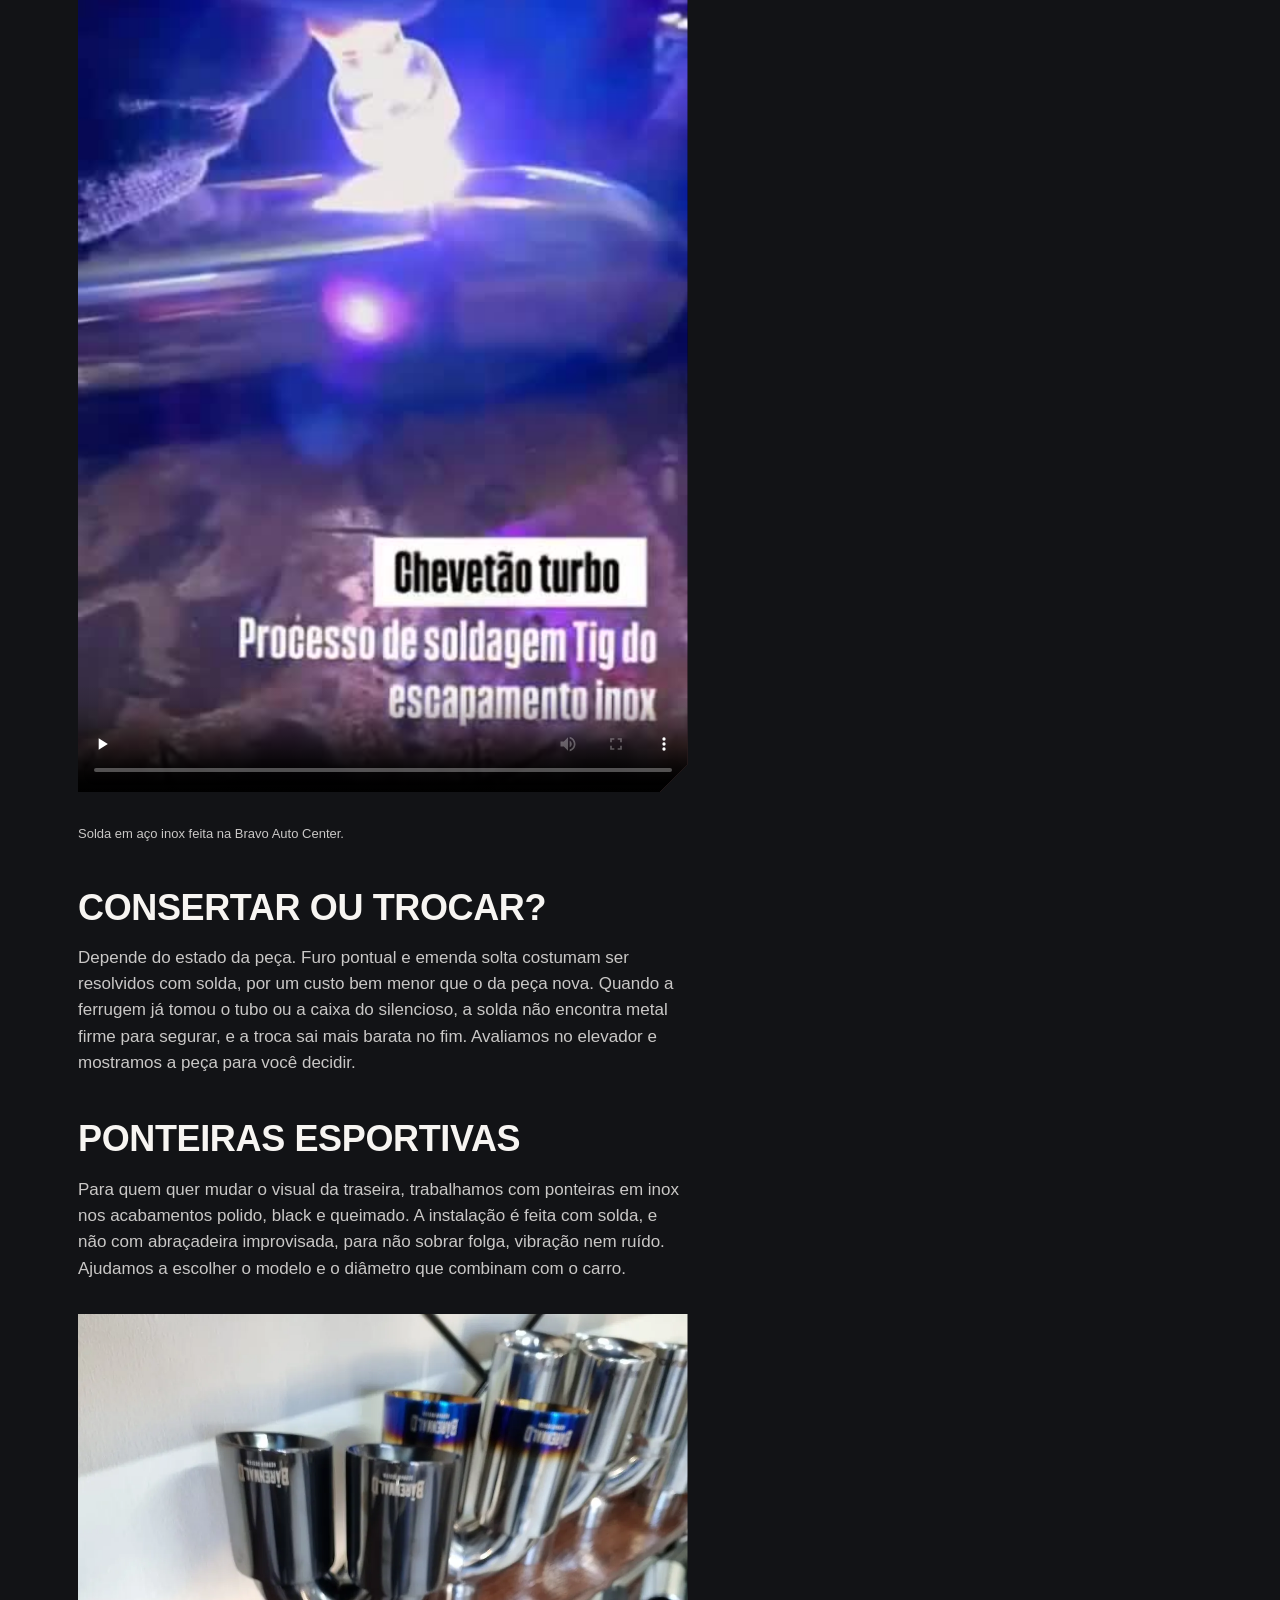
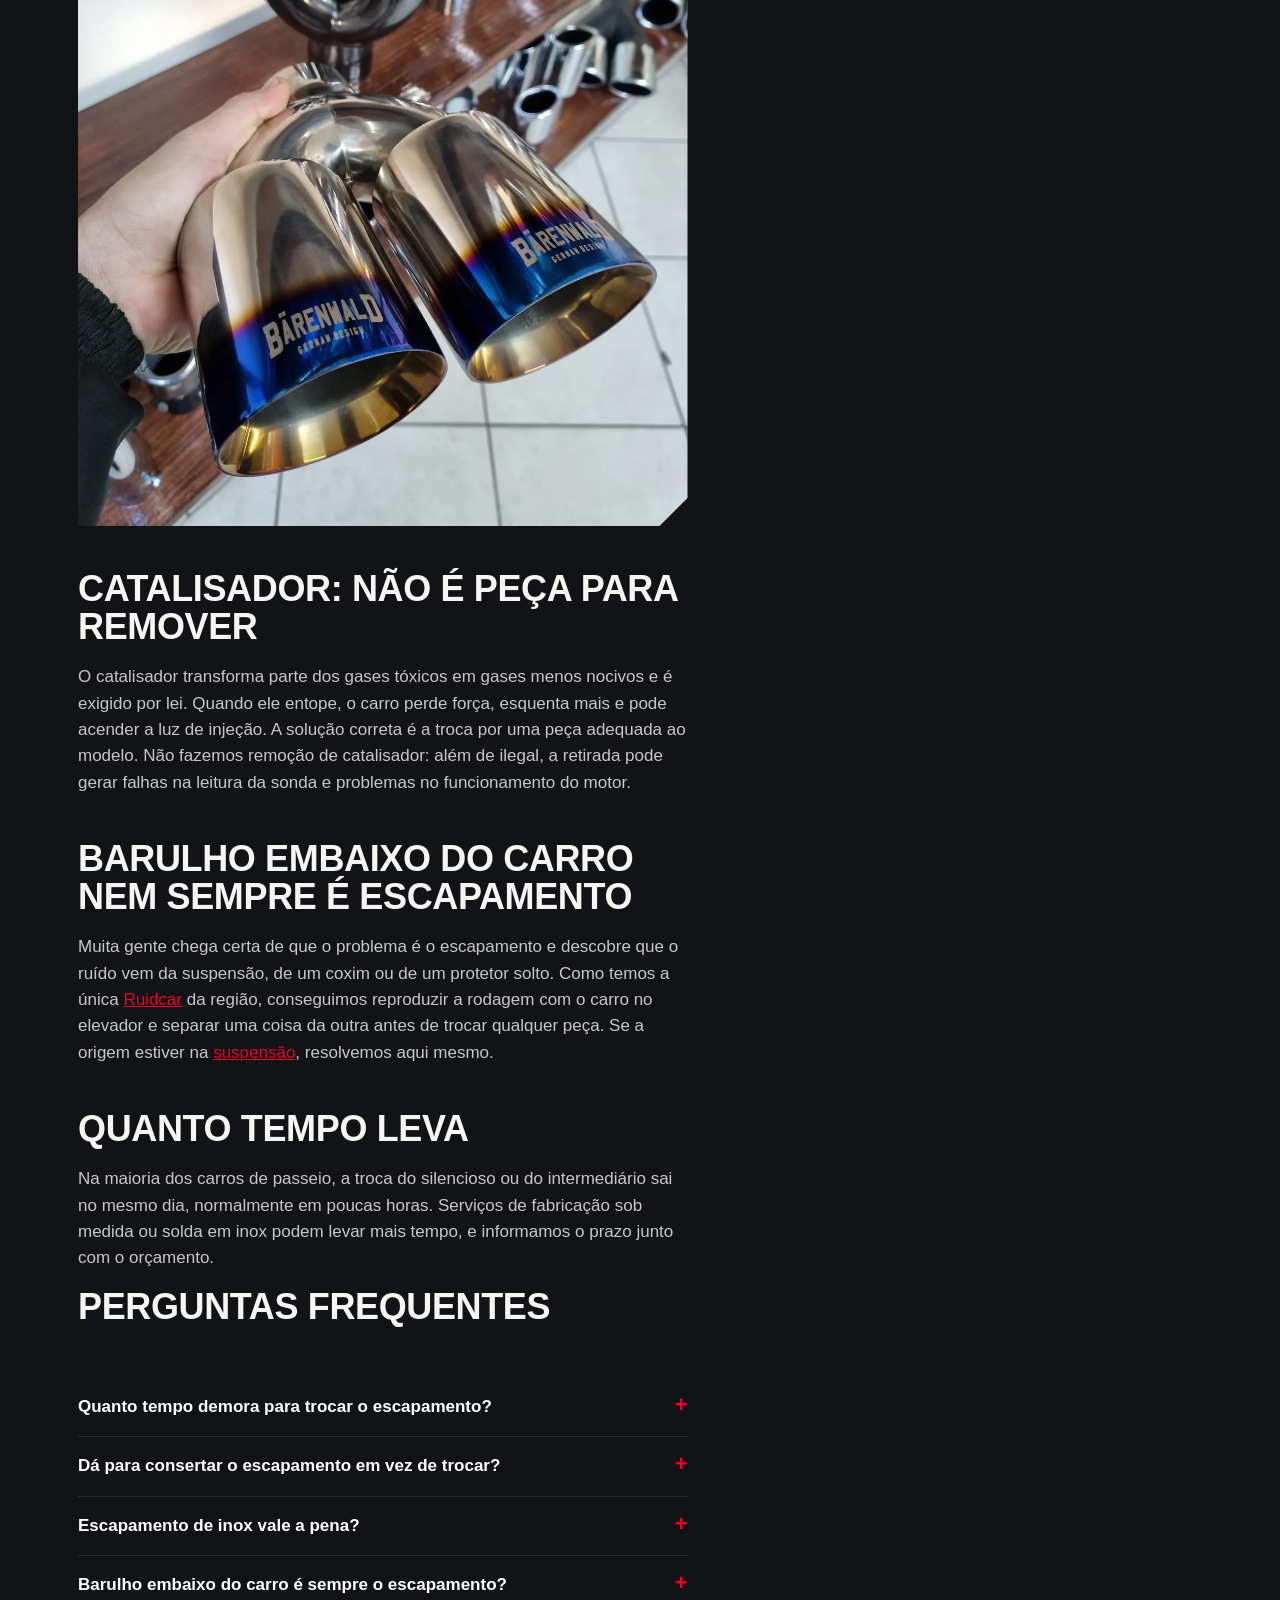
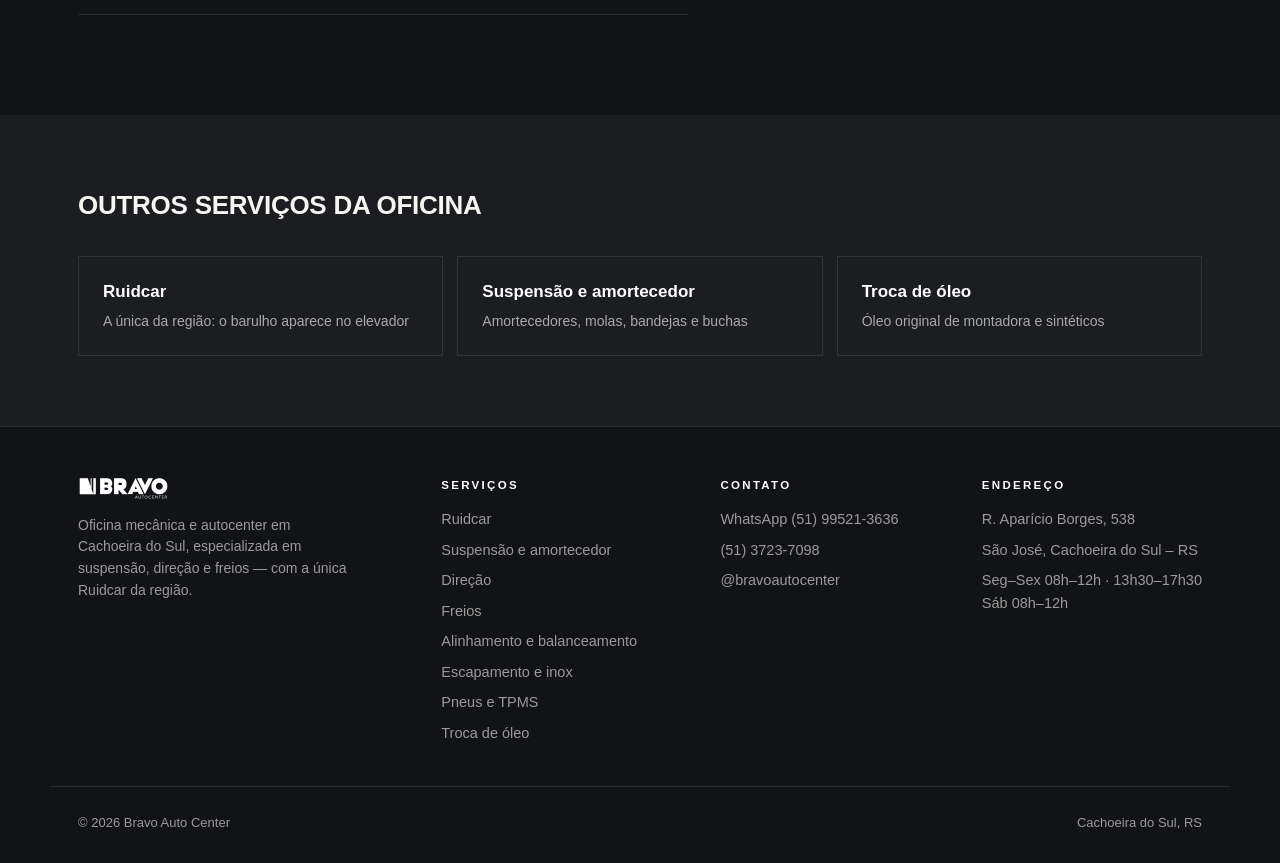
<file: servicos/escapamento.html>
<!DOCTYPE html>
<html lang="pt-BR">
<head>
<meta charset="utf-8">
<meta name="viewport" content="width=device-width, initial-scale=1">
<title>Escapamento em Cachoeira do Sul | Solda em Inox — Bravo</title>
<meta name="description" content="Escapamento em Cachoeira do Sul/RS: troca de traseiro, intermediário e flexível, solda e fabricação em aço inox e ponteiras esportivas. (51) 3723-7098.">
<link rel="canonical" href="https://www.bravoautocenter.com.br/servicos/escapamento.html">
<meta name="robots" content="index, follow, max-image-preview:large, max-snippet:-1">
<meta name="theme-color" content="#EB0029">
<meta name="format-detection" content="telephone=no">
<link rel="icon" href="../favicon.ico" sizes="any">
<link rel="icon" type="image/png" sizes="32x32" href="../assets/img/favicon-32.png">
<link rel="apple-touch-icon" href="../assets/img/apple-touch-icon.png">
<meta property="og:type" content="website">
<meta property="og:locale" content="pt_BR">
<meta property="og:site_name" content="Bravo Auto Center">
<meta property="og:url" content="https://www.bravoautocenter.com.br/servicos/escapamento.html">
<meta property="og:title" content="Escapamento e solda em inox em Cachoeira do Sul | Bravo Auto Center">
<meta property="og:description" content="Escapamento em Cachoeira do Sul/RS: troca de traseiro, intermediário e flexível, solda e fabricação em aço inox e ponteiras esportivas. (51) 3723-7098.">
<meta property="og:image" content="https://www.bravoautocenter.com.br/assets/img/og-image.jpg">
<meta property="og:image:width" content="1200">
<meta property="og:image:height" content="630">
<meta property="og:image:alt" content="Fachada da Bravo Auto Center em Cachoeira do Sul">
<meta name="twitter:card" content="summary_large_image">
<meta name="twitter:title" content="Escapamento e solda em inox em Cachoeira do Sul | Bravo Auto Center">
<meta name="twitter:description" content="Escapamento em Cachoeira do Sul/RS: troca de traseiro, intermediário e flexível, solda e fabricação em aço inox e ponteiras esportivas. (51) 3723-7098.">
<meta name="twitter:image" content="https://www.bravoautocenter.com.br/assets/img/og-image.jpg">

<link rel="stylesheet" href="../assets/css/style.css">
<script>document.documentElement.classList.add('js')</script>
<script src="../assets/js/main.js" defer></script>
<script type="application/ld+json">
{
 "@context": "https://schema.org",
 "@graph": [
  {
   "@type": "WebSite",
   "@id": "https://www.bravoautocenter.com.br/#website",
   "url": "https://www.bravoautocenter.com.br/",
   "name": "Bravo Auto Center",
   "inLanguage": "pt-BR",
   "publisher": {
    "@id": "https://www.bravoautocenter.com.br/#oficina"
   }
  },
  {
   "@type": "AutoRepair",
   "@id": "https://www.bravoautocenter.com.br/#oficina",
   "name": "Bravo Auto Center",
   "alternateName": [
    "Bravo Autocenter",
    "Bravo Escapamentos"
   ],
   "description": "Oficina mecânica e autocenter em Cachoeira do Sul/RS especializada em suspensão, direção e freios, com a única Ruidcar da região para diagnóstico de ruídos. Também faz alinhamento 3D, balanceamento, pneus, escapamento em aço inox e troca de óleo.",
   "url": "https://www.bravoautocenter.com.br/",
   "telephone": "+55-51-3723-7098",
   "image": [
    "https://www.bravoautocenter.com.br/assets/img/hero-fachada-carro.jpg",
    "https://www.bravoautocenter.com.br/assets/img/fachada.jpg"
   ],
   "logo": {
    "@type": "ImageObject",
    "@id": "https://www.bravoautocenter.com.br/#logo",
    "url": "https://www.bravoautocenter.com.br/assets/img/logo-bravo.png",
    "width": 733,
    "height": 191
   },
   "priceRange": "$$",
   "currenciesAccepted": "BRL",
   "address": {
    "@type": "PostalAddress",
    "streetAddress": "Rua Aparício Borges, 538",
    "addressLocality": "Cachoeira do Sul",
    "addressRegion": "RS",
    "postalCode": "96503-550",
    "addressCountry": "BR"
   },
   "geo": {
    "@type": "GeoCoordinates",
    "latitude": -30.0292459,
    "longitude": -52.9058683
   },
   "hasMap": "https://maps.app.goo.gl/3HpLLAMCEZCEs7Q38",
   "areaServed": {
    "@type": "City",
    "name": "Cachoeira do Sul",
    "containedInPlace": {
     "@type": "State",
     "name": "Rio Grande do Sul"
    }
   },
   "openingHoursSpecification": [
    {
     "@type": "OpeningHoursSpecification",
     "dayOfWeek": [
      "Monday",
      "Tuesday",
      "Wednesday",
      "Thursday",
      "Friday"
     ],
     "opens": "08:00",
     "closes": "12:00"
    },
    {
     "@type": "OpeningHoursSpecification",
     "dayOfWeek": [
      "Monday",
      "Tuesday",
      "Wednesday",
      "Thursday",
      "Friday"
     ],
     "opens": "13:30",
     "closes": "17:30"
    },
    {
     "@type": "OpeningHoursSpecification",
     "dayOfWeek": "Saturday",
     "opens": "08:00",
     "closes": "12:00"
    }
   ],
   "sameAs": [
    "https://www.instagram.com/bravoautocenter",
    "https://maps.app.goo.gl/3HpLLAMCEZCEs7Q38"
   ],
   "knowsAbout": [
    "Diagnóstico de suspensão com Ruidcar",
    "Suspensão automotiva",
    "Amortecedores",
    "Sistema de direção",
    "Freios e ABS",
    "Alinhamento e balanceamento",
    "Escapamento e solda em aço inox",
    "Pneus e TPMS",
    "Troca de óleo"
   ],
   "hasOfferCatalog": {
    "@type": "OfferCatalog",
    "name": "Serviços da Bravo Auto Center",
    "itemListElement": [
     {
      "@type": "Offer",
      "itemOffered": {
       "@id": "https://www.bravoautocenter.com.br/servicos/ruidcar.html#servico"
      }
     },
     {
      "@type": "Offer",
      "itemOffered": {
       "@id": "https://www.bravoautocenter.com.br/servicos/suspensao-ruidcar.html#servico"
      }
     },
     {
      "@type": "Offer",
      "itemOffered": {
       "@id": "https://www.bravoautocenter.com.br/servicos/direcao.html#servico"
      }
     },
     {
      "@type": "Offer",
      "itemOffered": {
       "@id": "https://www.bravoautocenter.com.br/servicos/freios.html#servico"
      }
     },
     {
      "@type": "Offer",
      "itemOffered": {
       "@id": "https://www.bravoautocenter.com.br/servicos/geometria-balanceamento.html#servico"
      }
     },
     {
      "@type": "Offer",
      "itemOffered": {
       "@id": "https://www.bravoautocenter.com.br/servicos/escapamento.html#servico"
      }
     },
     {
      "@type": "Offer",
      "itemOffered": {
       "@id": "https://www.bravoautocenter.com.br/servicos/pneus.html#servico"
      }
     },
     {
      "@type": "Offer",
      "itemOffered": {
       "@id": "https://www.bravoautocenter.com.br/servicos/troca-de-oleo.html#servico"
      }
     }
    ]
   }
  },
  {
   "@type": "BreadcrumbList",
   "@id": "https://www.bravoautocenter.com.br/servicos/escapamento.html#breadcrumb",
   "itemListElement": [
    {
     "@type": "ListItem",
     "position": 1,
     "name": "Início",
     "item": "https://www.bravoautocenter.com.br/"
    },
    {
     "@type": "ListItem",
     "position": 2,
     "name": "Escapamento",
     "item": "https://www.bravoautocenter.com.br/servicos/escapamento.html"
    }
   ]
  },
  {
   "@type": "WebPage",
   "@id": "https://www.bravoautocenter.com.br/servicos/escapamento.html#webpage",
   "url": "https://www.bravoautocenter.com.br/servicos/escapamento.html",
   "name": "Escapamento em Cachoeira do Sul | Solda em Inox — Bravo",
   "description": "Escapamento em Cachoeira do Sul/RS: troca de traseiro, intermediário e flexível, solda e fabricação em aço inox e ponteiras esportivas. (51) 3723-7098.",
   "inLanguage": "pt-BR",
   "isPartOf": {
    "@id": "https://www.bravoautocenter.com.br/#website"
   },
   "breadcrumb": {
    "@id": "https://www.bravoautocenter.com.br/servicos/escapamento.html#breadcrumb"
   },
   "about": {
    "@id": "https://www.bravoautocenter.com.br/#oficina"
   },
   "primaryImageOfPage": {
    "@type": "ImageObject",
    "url": "https://www.bravoautocenter.com.br/assets/img/escapamento.jpg"
   },
   "dateModified": "2026-10-30",
   "mainEntity": {
    "@id": "https://www.bravoautocenter.com.br/servicos/escapamento.html#servico"
   }
  },
  {
   "@type": "Service",
   "@id": "https://www.bravoautocenter.com.br/servicos/ruidcar.html#servico",
   "name": "Diagnóstico de ruídos com Ruidcar",
   "serviceType": "Diagnóstico de ruído de suspensão",
   "description": "Diagnóstico de ruídos de suspensão, direção e carroceria com o equipamento Ruidcar, que simula o comportamento de rodagem com o veículo suspenso no elevador. Único na região de Cachoeira do Sul/RS.",
   "url": "https://www.bravoautocenter.com.br/servicos/ruidcar.html",
   "provider": {
    "@id": "https://www.bravoautocenter.com.br/#oficina"
   },
   "areaServed": {
    "@type": "City",
    "name": "Cachoeira do Sul"
   }
  },
  {
   "@type": "Service",
   "@id": "https://www.bravoautocenter.com.br/servicos/suspensao-ruidcar.html#servico",
   "name": "Conserto de suspensão e troca de amortecedor",
   "serviceType": "Reparo de suspensão automotiva",
   "description": "Conserto de suspensão em Cachoeira do Sul/RS: troca de amortecedores, molas, bandejas, bieletas, pivôs, buchas, batentes e coxins, com diagnóstico pela Ruidcar.",
   "url": "https://www.bravoautocenter.com.br/servicos/suspensao-ruidcar.html",
   "provider": {
    "@id": "https://www.bravoautocenter.com.br/#oficina"
   },
   "areaServed": {
    "@type": "City",
    "name": "Cachoeira do Sul"
   }
  },
  {
   "@type": "Service",
   "@id": "https://www.bravoautocenter.com.br/servicos/direcao.html#servico",
   "name": "Conserto do sistema de direção",
   "serviceType": "Reparo de direção automotiva",
   "description": "Diagnóstico e reparo do sistema de direção em Cachoeira do Sul/RS: caixa de direção, terminais, barras axiais, coifas, direção hidráulica e elétrica, com Ruidcar e scanner.",
   "url": "https://www.bravoautocenter.com.br/servicos/direcao.html",
   "provider": {
    "@id": "https://www.bravoautocenter.com.br/#oficina"
   },
   "areaServed": {
    "@type": "City",
    "name": "Cachoeira do Sul"
   }
  },
  {
   "@type": "Service",
   "@id": "https://www.bravoautocenter.com.br/servicos/freios.html#servico",
   "name": "Reparo e manutenção de freios",
   "serviceType": "Reparo de freios automotivos",
   "description": "Serviço de freios em Cachoeira do Sul/RS: pastilhas, usinagem e troca de discos, freio a tambor, pinças, sangria, troca de fluido e diagnóstico de ABS com scanner.",
   "url": "https://www.bravoautocenter.com.br/servicos/freios.html",
   "provider": {
    "@id": "https://www.bravoautocenter.com.br/#oficina"
   },
   "areaServed": {
    "@type": "City",
    "name": "Cachoeira do Sul"
   }
  },
  {
   "@type": "Service",
   "@id": "https://www.bravoautocenter.com.br/servicos/geometria-balanceamento.html#servico",
   "name": "Alinhamento 3D e balanceamento",
   "serviceType": "Alinhamento de direção e balanceamento de rodas",
   "description": "Alinhamento com equipamento de geometria 3D e balanceamento de rodas em Cachoeira do Sul/RS.",
   "url": "https://www.bravoautocenter.com.br/servicos/geometria-balanceamento.html",
   "provider": {
    "@id": "https://www.bravoautocenter.com.br/#oficina"
   },
   "areaServed": {
    "@type": "City",
    "name": "Cachoeira do Sul"
   }
  },
  {
   "@type": "Service",
   "@id": "https://www.bravoautocenter.com.br/servicos/escapamento.html#servico",
   "name": "Escapamento e solda em aço inox",
   "serviceType": "Troca e conserto de escapamento",
   "description": "Troca, conserto e fabricação de escapamento em Cachoeira do Sul/RS, com solda em aço inox e instalação de ponteiras esportivas.",
   "url": "https://www.bravoautocenter.com.br/servicos/escapamento.html",
   "provider": {
    "@id": "https://www.bravoautocenter.com.br/#oficina"
   },
   "areaServed": {
    "@type": "City",
    "name": "Cachoeira do Sul"
   }
  },
  {
   "@type": "Service",
   "@id": "https://www.bravoautocenter.com.br/servicos/pneus.html#servico",
   "name": "Venda e montagem de pneus",
   "serviceType": "Venda e montagem de pneus",
   "description": "Venda e montagem de pneus de todas as marcas em Cachoeira do Sul/RS, com balanceamento, rodízio e atendimento a sistemas TPMS.",
   "url": "https://www.bravoautocenter.com.br/servicos/pneus.html",
   "provider": {
    "@id": "https://www.bravoautocenter.com.br/#oficina"
   },
   "areaServed": {
    "@type": "City",
    "name": "Cachoeira do Sul"
   }
  },
  {
   "@type": "Service",
   "@id": "https://www.bravoautocenter.com.br/servicos/troca-de-oleo.html#servico",
   "name": "Troca de óleo e filtros",
   "serviceType": "Troca de óleo de motor",
   "description": "Troca de óleo e filtros em Cachoeira do Sul/RS com óleo original Volkswagen e ACDelco (GM), Petronas Selénia e Syntium, Elf Evolution, Shell Helix, Mobil Super e Lubrax.",
   "url": "https://www.bravoautocenter.com.br/servicos/troca-de-oleo.html",
   "provider": {
    "@id": "https://www.bravoautocenter.com.br/#oficina"
   },
   "areaServed": {
    "@type": "City",
    "name": "Cachoeira do Sul"
   }
  },
  {
   "@type": "FAQPage",
   "@id": "https://www.bravoautocenter.com.br/servicos/escapamento.html#perguntas",
   "isPartOf": {
    "@id": "https://www.bravoautocenter.com.br/servicos/escapamento.html#webpage"
   },
   "mainEntity": [
    {
     "@type": "Question",
     "name": "Quanto tempo demora para trocar o escapamento?",
     "acceptedAnswer": {
      "@type": "Answer",
      "text": "Na maioria dos carros de passeio, a troca do traseiro ou do intermediário sai no mesmo dia, em algumas horas. Fabricação sob medida ou solda em inox podem levar mais tempo, e informamos o prazo no orçamento."
     }
    },
    {
     "@type": "Question",
     "name": "Dá para consertar o escapamento em vez de trocar?",
     "acceptedAnswer": {
      "@type": "Answer",
      "text": "Depende do estado da peça. Furo pontual e emenda solta costumam resolver com solda. Quando o tubo ou a caixa estão tomados pela ferrugem, a solda não segura e a troca sai mais barata no fim."
     }
    },
    {
     "@type": "Question",
     "name": "Escapamento de inox vale a pena?",
     "acceptedAnswer": {
      "@type": "Answer",
      "text": "O aço inox resiste muito mais à corrosão que o aço aluminizado comum. Custa mais na instalação, mas dura bem mais, o que compensa em região úmida."
     }
    },
    {
     "@type": "Question",
     "name": "Barulho embaixo do carro é sempre o escapamento?",
     "acceptedAnswer": {
      "@type": "Answer",
      "text": "Não. Ruído embaixo do carro também vem de suspensão, coxins e protetores soltos. Com a Ruidcar, separamos uma coisa da outra antes de trocar qualquer peça."
     }
    }
   ]
  }
 ]
}
</script>
</head>
<body>
<a class="skip-link" href="#conteudo">Pular para o conteúdo</a>
<header class="nav scrolled" id="nav" data-sticky="fixed">
  <a href="../index.html" class="nav-logo" aria-label="Bravo Auto Center — página inicial">
    <img src="../assets/img/logo-bravo-white.png" width="733" height="191" alt="Bravo Auto Center"></a>
  <nav class="nav-right" aria-label="Principal">
    <ul class="nav-links">
      <li><a href="../servicos/ruidcar.html" class="nav-ruidcar">Ruidcar</a></li><li><a href="../servicos/suspensao-ruidcar.html">Suspensão</a></li><li><a href="../servicos/direcao.html">Direção</a></li><li><a href="../servicos/freios.html">Freios</a></li><li><a href="../index.html#servicos">Serviços</a></li><li><a href="../index.html#localizacao">Contato</a></li>
    </ul>
    <button class="nav-burger" type="button" aria-label="Abrir menu" aria-expanded="false" aria-controls="mmenu" data-menu-open>☰</button>
  </nav>
</header>
<div id="mmenu" class="mobile-menu" aria-hidden="true">
  <div class="mobile-menu-top">
    <img src="../assets/img/logo-bravo-white.png" width="733" height="191" alt="Bravo Auto Center" style="height:22px;width:auto">
    <button class="mobile-close" type="button" aria-label="Fechar menu" data-menu-close>×</button>
  </div>
  <ul><li><a href="../servicos/ruidcar.html" class="m-ruidcar">Ruidcar</a></li><li><a href="../servicos/suspensao-ruidcar.html">Suspensão</a></li><li><a href="../servicos/direcao.html">Direção</a></li><li><a href="../servicos/freios.html">Freios</a></li><li><a href="../index.html#servicos">Serviços</a></li><li><a href="../index.html#localizacao">Contato</a></li></ul>
  <a class="btn btn-white" href="https://wa.me/5551995213636" target="_blank" rel="noopener">Chamar no WhatsApp</a>
</div>
<main id="conteudo">
<section class="sub-hero">
  <div class="sub-hero-inner">
    <nav class="breadcrumb" aria-label="Você está aqui">
      <a href="../index.html">Início</a><span aria-hidden="true">/</span><span aria-current="page">Escapamento</span>
    </nav>
    
    <h1>Escapamento em Cachoeira do Sul</h1>
    <p class="lead">Troca, conserto e fabricação de escapamento — traseiro, intermediário, flexível e catalisador — com solda em aço inox feita na própria oficina.</p>
    <div class="hero-actions">
      <a class="btn btn-white" href="https://wa.me/5551995213636?text=Ol%C3%A1%21%20Gostaria%20de%20um%20or%C3%A7amento%20de%20escapamento." target="_blank" rel="noopener">Orçamento de escapamento</a>
      <a class="btn btn-outline-dark" href="tel:+555137237098">(51) 3723-7098</a>
    </div>
  </div>
</section>
<section class="sub-body">
  <div class="sub-grid">
    <article class="sub-content">
      <h2>Onde a Bravo começou</h2>
      <p>O escapamento faz parte da história da Bravo. Antes de virar autocenter, a casa era conhecida como "Bravo Escapamentos", e ainda hoje dá para ver o nome no letreiro dentro da oficina. Essa origem explica por que fazemos aqui, com equipe própria, o que muita oficina terceiriza: solda, adaptação e fabricação de peças sob medida, inclusive em aço inox.</p>

      <h2>Para que serve o escapamento</h2>
      <p>O sistema de exaustão tem três funções. Leva os gases quentes do motor para longe da cabine, reduz o ruído da combustão e, por meio do catalisador, transforma parte dos poluentes em gases menos nocivos. Quando ele fura ou se solta, as três funções ficam comprometidas, e uma delas envolve diretamente a sua saúde.</p>

      <h2>O que fazemos no escapamento</h2>
      <ul>
        <li>Silencioso traseiro e intermediário</li>
        <li>Flexível e coletor</li>
        <li>Catalisador e tubos de ligação</li>
        <li>Solda de furos, emendas e trincas</li>
        <li>Solda e fabricação em aço inox</li>
        <li>Ponteiras esportivas em inox</li>
        <li>Coxins, borrachas e abraçadeiras de sustentação</li>
      </ul>

      <figure class="sub-figure contain"><div class="bg-blur" style="background-image:url('../assets/img/escapamento.jpg')"></div><picture><source srcset="../assets/img/escapamento.webp" type="image/webp"><img src="../assets/img/escapamento.jpg" width="720" height="1280" alt="Escapamento traseiro e intermediário novos em Fiat Palio na Bravo Auto Center" loading="lazy" decoding="async"></picture></figure>
      <p class="figcap">Troca de silencioso traseiro, intermediário e flexível em Fiat Palio.</p>

      <h2>Sinais de que algo está errado</h2>
      <ul>
        <li>Ronco alto, "estourado", principalmente ao acelerar</li>
        <li>Chiado ou assobio embaixo do carro que muda com a rotação</li>
        <li><strong>Cheiro de gás dentro do carro</strong> — o sinal mais sério da lista</li>
        <li>Batida ou chocalho metálico em lombadas</li>
        <li>Fuligem, manchas escuras ou furos visíveis na tubulação</li>
        <li>Aumento de consumo sem outra explicação</li>
      </ul>
      <p>Vazamento perto da cabine pode deixar entrar monóxido de carbono, um gás sem cheiro e sem cor que causa dor de cabeça, sonolência e, em concentração alta, intoxicação grave. Se sentir cheiro de escapamento com os vidros fechados, rode com as janelas abertas e traga o carro o quanto antes.</p>

      <h2>Silencioso traseiro e intermediário: o que cada um faz</h2>
      <p>O sistema é dividido em partes. Logo depois do motor ficam o coletor, o flexível e o catalisador. Na sequência vem o intermediário, que já começa a abafar o som, e por último o silencioso traseiro, a caixa maior perto do para-choque, responsável pela maior parte da redução de ruído. Cada trecho tem desgaste próprio, e na maioria dos casos não é preciso trocar a linha inteira: substituímos apenas o trecho comprometido e conferimos as conexões com as partes que ficam.</p>

      <h2>Por que o escapamento enferruja por dentro</h2>
      <p>A queima do combustível gera vapor de água. Em trajetos curtos, o sistema não esquenta o suficiente para evaporar essa umidade, que condensa e fica acumulada no fundo do silencioso. Com o tempo, essa água ácida corrói a caixa de dentro para fora. É por isso que carros usados só na cidade, em percursos curtos, costumam furar o silencioso traseiro antes dos que rodam em estrada. O inox reduz muito esse problema.</p>

      <h2>Cuidados que fazem o sistema durar mais</h2>
      <ul>
        <li>Sempre que possível, faça de vez em quando um trajeto mais longo, para o sistema aquecer por completo e secar.</li>
        <li>Cuidado com lombadas altas e valetas: a parte de baixo do carro é a primeira a sofrer.</li>
        <li>Evite passar em alagamentos; a água fria no metal quente acelera a corrosão e pode entrar pela ponteira.</li>
        <li>Coxins de borracha ressecados deixam a tubulação bater no assoalho. Trocar a borracha é barato e evita trincas.</li>
        <li>Qualquer ruído novo vindo de baixo merece uma olhada no elevador antes de virar um furo maior.</li>
      </ul>

      <h2>Flexível: a peça que mais quebra</h2>
      <p>O flexível é uma malha metálica que absorve a vibração do motor e evita que ela chegue ao resto do sistema. Por trabalhar o tempo todo, é uma das peças que mais rompem, e o sintoma típico é um ronco que aparece de repente, como se o carro tivesse virado esportivo. Quando o flexível rompe e não é trocado, a vibração passa a castigar o coletor e os suportes, e o conserto fica maior.</p>

      <h2>Solda em aço inox</h2>
      <p>O inox resiste muito mais à corrosão que o aço aluminizado usado na maioria das peças de fábrica, diferença que pesa bastante no clima úmido do Rio Grande do Sul. Como fazemos solda e fabricação em inox na própria oficina, dá para ajustar a peça ao carro em vez de depender só do que existe pronto no catálogo, o que é especialmente útil em modelos antigos ou com peça de reposição difícil de achar.</p>

      <figure class="sub-figure"><video controls playsinline preload="none" poster="../assets/img/poster-solda.jpg" aria-label="Vídeo de solda de escapamento em aço inox na Bravo Auto Center"><source src="../assets/video/solda-escapamento.mp4" type="video/mp4"></video></figure>
      <p class="figcap">Solda em aço inox feita na Bravo Auto Center.</p>

      <h2>Consertar ou trocar?</h2>
      <p>Depende do estado da peça. Furo pontual e emenda solta costumam ser resolvidos com solda, por um custo bem menor que o da peça nova. Quando a ferrugem já tomou o tubo ou a caixa do silencioso, a solda não encontra metal firme para segurar, e a troca sai mais barata no fim. Avaliamos no elevador e mostramos a peça para você decidir.</p>

      <h2>Ponteiras esportivas</h2>
      <p>Para quem quer mudar o visual da traseira, trabalhamos com ponteiras em inox nos acabamentos polido, black e queimado. A instalação é feita com solda, e não com abraçadeira improvisada, para não sobrar folga, vibração nem ruído. Ajudamos a escolher o modelo e o diâmetro que combinam com o carro.</p>

      <figure class="sub-figure"><picture><source srcset="../assets/img/ponteiras.webp" type="image/webp"><img src="../assets/img/ponteiras.jpg" width="1200" height="1599" alt="Ponteiras esportivas em aço inox com acabamento queimado" loading="lazy" decoding="async"></picture></figure>

      <h2>Catalisador: não é peça para remover</h2>
      <p>O catalisador transforma parte dos gases tóxicos em gases menos nocivos e é exigido por lei. Quando ele entope, o carro perde força, esquenta mais e pode acender a luz de injeção. A solução correta é a troca por uma peça adequada ao modelo. Não fazemos remoção de catalisador: além de ilegal, a retirada pode gerar falhas na leitura da sonda e problemas no funcionamento do motor.</p>

      <h2>Barulho embaixo do carro nem sempre é escapamento</h2>
      <p>Muita gente chega certa de que o problema é o escapamento e descobre que o ruído vem da suspensão, de um coxim ou de um protetor solto. Como temos a única <a href="ruidcar.html">Ruidcar</a> da região, conseguimos reproduzir a rodagem com o carro no elevador e separar uma coisa da outra antes de trocar qualquer peça. Se a origem estiver na <a href="suspensao-ruidcar.html">suspensão</a>, resolvemos aqui mesmo.</p>

      <h2>Quanto tempo leva</h2>
      <p>Na maioria dos carros de passeio, a troca do silencioso ou do intermediário sai no mesmo dia, normalmente em poucas horas. Serviços de fabricação sob medida ou solda em inox podem levar mais tempo, e informamos o prazo junto com o orçamento.</p>

      <section aria-labelledby="faq-title">
        <h2 id="faq-title">Perguntas frequentes</h2>
        <div class="faq" id="perguntas">
<details><summary>Quanto tempo demora para trocar o escapamento?</summary><p>Na maioria dos carros de passeio, a troca do traseiro ou do intermediário sai no mesmo dia, em algumas horas. Fabricação sob medida ou solda em inox podem levar mais tempo, e informamos o prazo no orçamento.</p></details>
<details><summary>Dá para consertar o escapamento em vez de trocar?</summary><p>Depende do estado da peça. Furo pontual e emenda solta costumam resolver com solda. Quando o tubo ou a caixa estão tomados pela ferrugem, a solda não segura e a troca sai mais barata no fim.</p></details>
<details><summary>Escapamento de inox vale a pena?</summary><p>O aço inox resiste muito mais à corrosão que o aço aluminizado comum. Custa mais na instalação, mas dura bem mais, o que compensa em região úmida.</p></details>
<details><summary>Barulho embaixo do carro é sempre o escapamento?</summary><p>Não. Ruído embaixo do carro também vem de suspensão, coxins e protetores soltos. Com a Ruidcar, separamos uma coisa da outra antes de trocar qualquer peça.</p></details>
</div>
      </section>
    </article>
    <aside class="sub-aside" aria-label="Contato rápido">
  <div class="aside-card">
    <h2 class="aside-title">Orçamento sem compromisso</h2>
    <p>Mande o modelo do carro e o que está acontecendo. Se der, mande um vídeo do barulho — ajuda bastante.</p>
    <a class="btn btn-red" href="https://wa.me/5551995213636?text=Ol%C3%A1%21%20Gostaria%20de%20um%20or%C3%A7amento%20de%20escapamento." target="_blank" rel="noopener">Chamar no WhatsApp</a>
    <a class="btn btn-outline-dark" href="tel:+555137237098">(51) 3723-7098</a>
    <dl class="aside-meta">
      <div><dt><strong>Endereço</strong></dt><dd>R. Aparício Borges, 538 — São José, Cachoeira do Sul/RS</dd></div>
      <div><dt><strong>Horário</strong></dt><dd>Seg–Sex 08h–12h e 13h30–17h30 · Sáb 08h–12h</dd></div>
      <div><dt><strong>Avaliação</strong></dt><dd>4,7 ★ · 141 avaliações no Google</dd></div>
    </dl>
  </div>
</aside>
  </div>
</section>
<section class="other-services" aria-labelledby="outros">
  <h2 id="outros">Outros serviços da oficina</h2>
  <div class="other-grid"><a href="../servicos/ruidcar.html">Ruidcar<span>A única da região: o barulho aparece no elevador</span></a><a href="../servicos/suspensao-ruidcar.html">Suspensão e amortecedor<span>Amortecedores, molas, bandejas e buchas</span></a><a href="../servicos/troca-de-oleo.html">Troca de óleo<span>Óleo original de montadora e sintéticos</span></a></div>
</section>
</main>
<footer>
  <div class="foot-grid">
    <div class="foot-brand">
      <img src="../assets/img/logo-bravo-white.png" width="733" height="191" alt="Bravo Auto Center" loading="lazy" style="width:auto">
      <p>Oficina mecânica e autocenter em Cachoeira do Sul, especializada em suspensão, direção e freios — com a única Ruidcar da região.</p>
    </div>
    <nav class="foot-col" aria-label="Serviços">
      <h2 class="kicker" style="color:#fff;margin:0 0 14px">Serviços</h2>
      <a href="../servicos/ruidcar.html">Ruidcar</a><a href="../servicos/suspensao-ruidcar.html">Suspensão e amortecedor</a><a href="../servicos/direcao.html">Direção</a><a href="../servicos/freios.html">Freios</a><a href="../servicos/geometria-balanceamento.html">Alinhamento e balanceamento</a><a href="../servicos/escapamento.html">Escapamento e inox</a><a href="../servicos/pneus.html">Pneus e TPMS</a><a href="../servicos/troca-de-oleo.html">Troca de óleo</a>
    </nav>
    <div class="foot-col">
      <h2 class="kicker" style="color:#fff;margin:0 0 14px">Contato</h2>
      <a href="https://wa.me/5551995213636" target="_blank" rel="noopener">WhatsApp (51) 99521-3636</a>
      <a href="tel:+555137237098">(51) 3723-7098</a>
      <a href="https://www.instagram.com/bravoautocenter" target="_blank" rel="noopener">@bravoautocenter</a>
    </div>
    <address class="foot-col" style="font-style:normal">
      <h2 class="kicker" style="color:#fff;margin:0 0 14px">Endereço</h2>
      <p>R. Aparício Borges, 538</p>
      <p>São José, Cachoeira do Sul – RS</p>
      <p>Seg–Sex 08h–12h · 13h30–17h30<br>Sáb 08h–12h</p>
    </address>
  </div>
  <div class="foot-bottom">
    <span>© <span id="year">2026</span> Bravo Auto Center</span>
    <span>Cachoeira do Sul, RS</span>
  </div>
</footer>
<a class="wa-float" href="https://wa.me/5551995213636" target="_blank" rel="noopener" aria-label="Chamar a Bravo Auto Center no WhatsApp"><svg viewBox="0 0 32 32" xmlns="http://www.w3.org/2000/svg" aria-hidden="true" focusable="false"><path d="M16.04 3C9.42 3 4.05 8.36 4.05 14.97c0 2.11.55 4.17 1.6 5.99L4 29l8.23-1.61a12.02 12.02 0 0 0 3.8.62h.01c6.61 0 11.98-5.36 11.98-11.97C28.02 8.36 22.65 3 16.04 3zm0 21.87h-.01a9.9 9.9 0 0 1-3.47-.63l-.25-.1-4.88.95.98-4.76-.16-.26a9.87 9.87 0 0 1-1.52-5.26c0-5.47 4.46-9.92 9.94-9.92a9.87 9.87 0 0 1 9.93 9.93c0 5.47-4.46 9.92-9.93 9.92zm5.45-7.43c-.3-.15-1.77-.87-2.04-.97-.27-.1-.47-.15-.67.15-.2.3-.77.97-.94 1.17-.17.2-.35.22-.65.07-.3-.15-1.26-.46-2.4-1.48-.89-.79-1.49-1.77-1.66-2.07-.17-.3-.02-.46.13-.61.13-.13.3-.35.45-.52.15-.17.2-.3.3-.5.1-.2.05-.37-.02-.52-.08-.15-.67-1.62-.92-2.22-.24-.58-.49-.5-.67-.51h-.57c-.2 0-.52.07-.8.37-.27.3-1.04 1.02-1.04 2.5 0 1.47 1.07 2.89 1.22 3.09.15.2 2.11 3.22 5.1 4.51.71.31 1.27.49 1.7.63.72.23 1.37.2 1.88.12.57-.09 1.77-.72 2.02-1.42.25-.7.25-1.3.17-1.42-.07-.12-.27-.2-.57-.35z"/></svg></a>
</body>
</html>
</file>
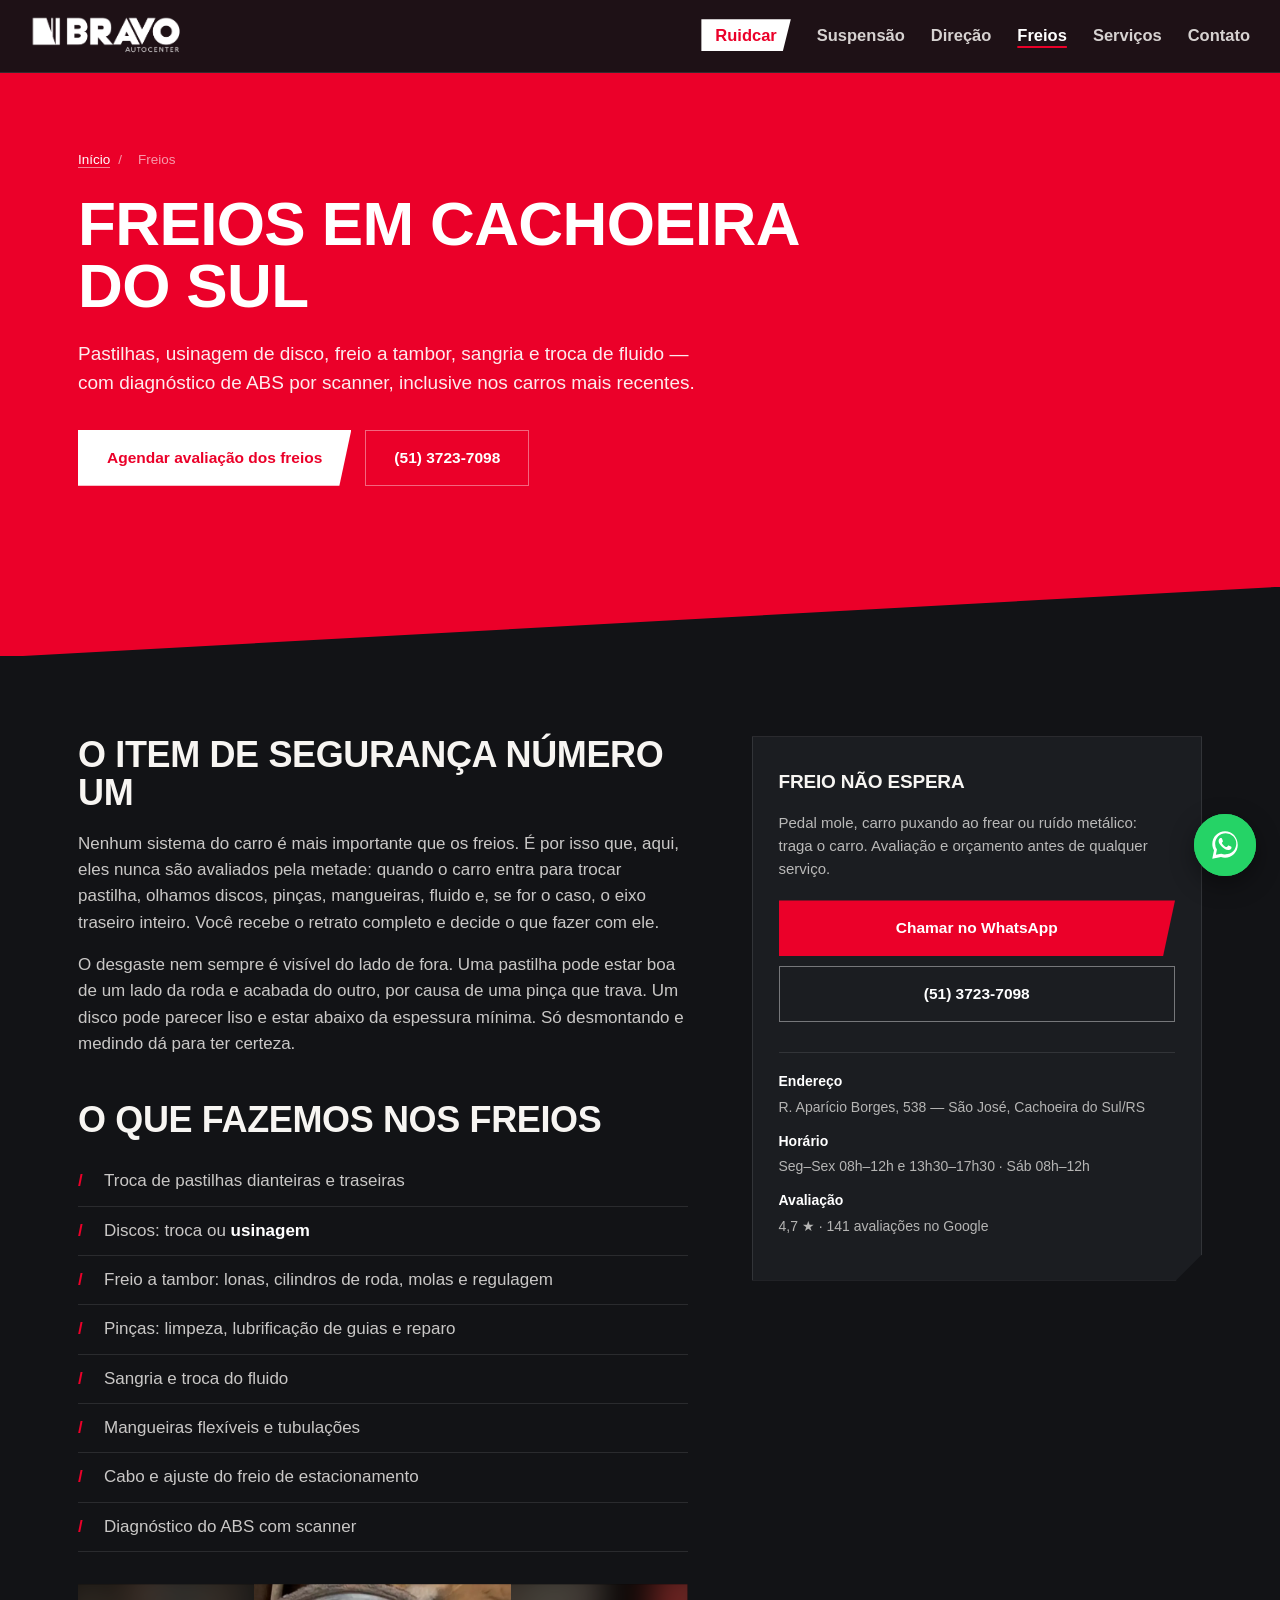
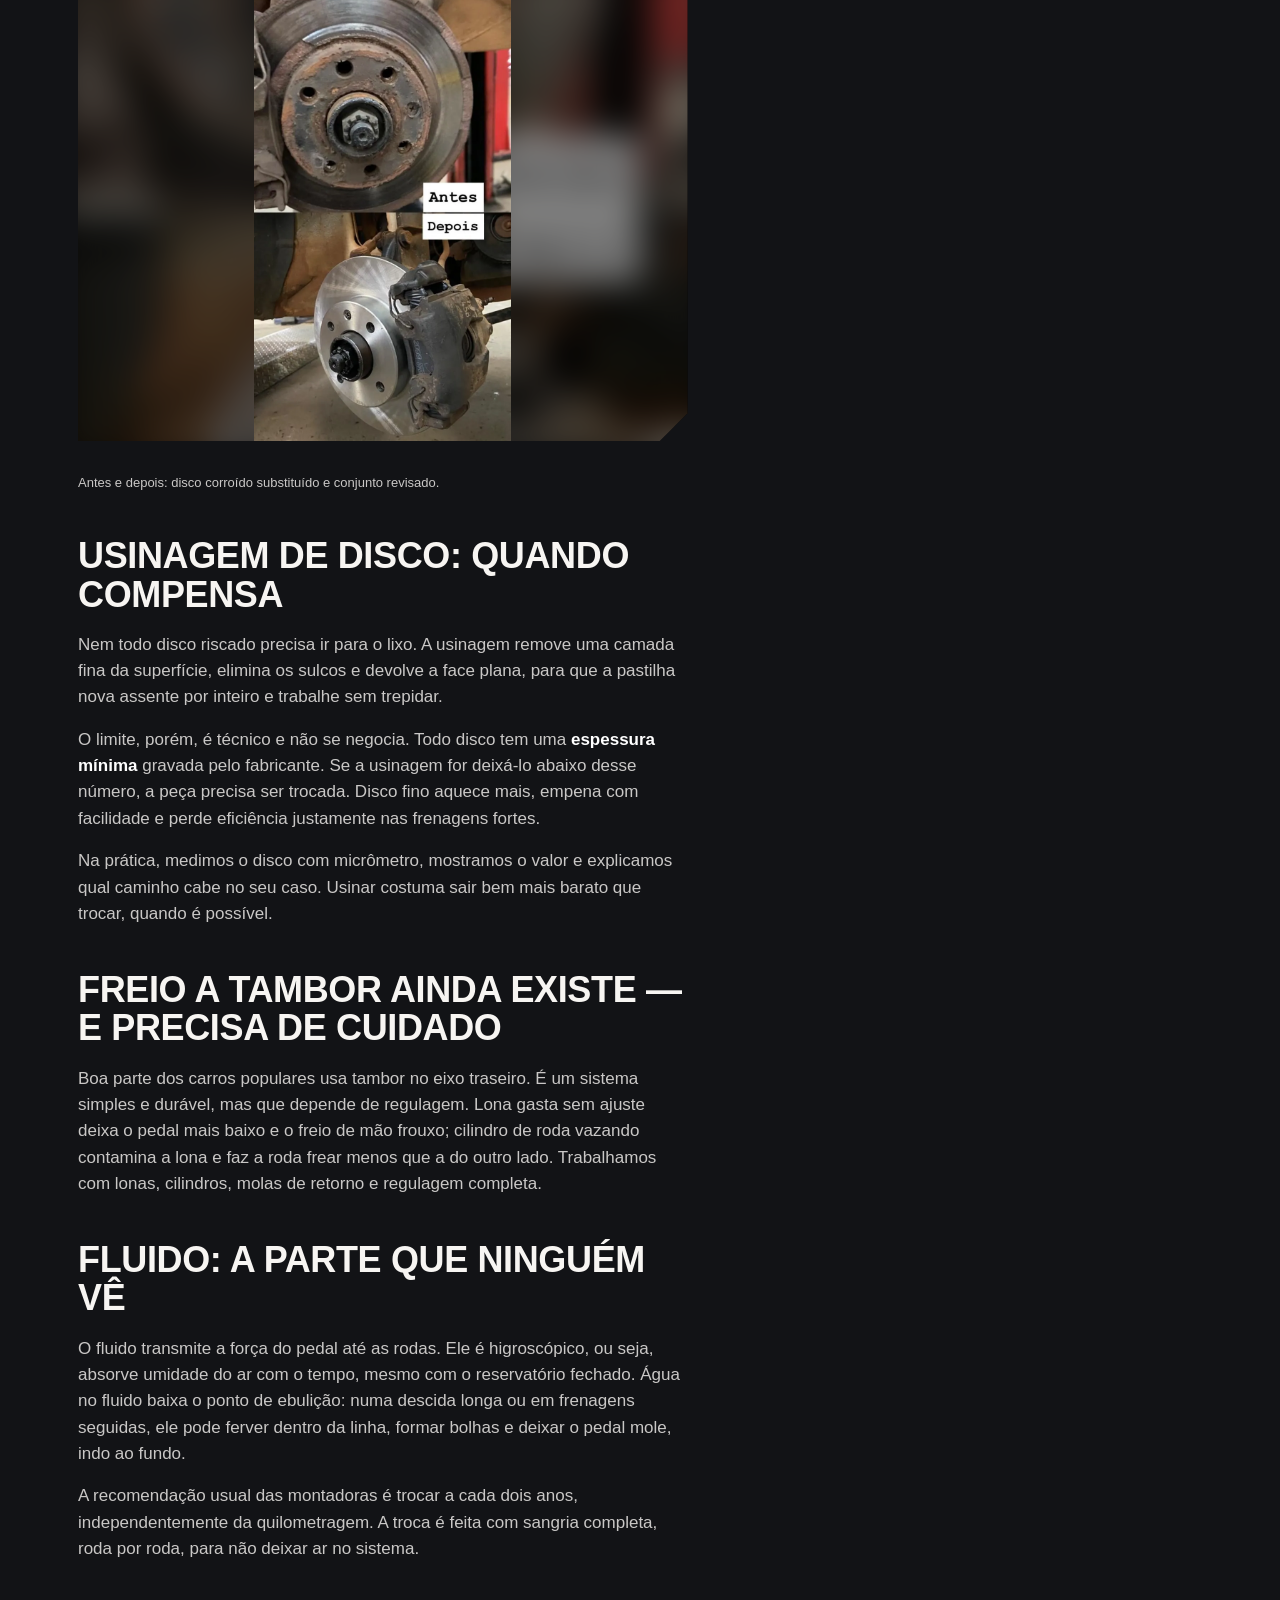
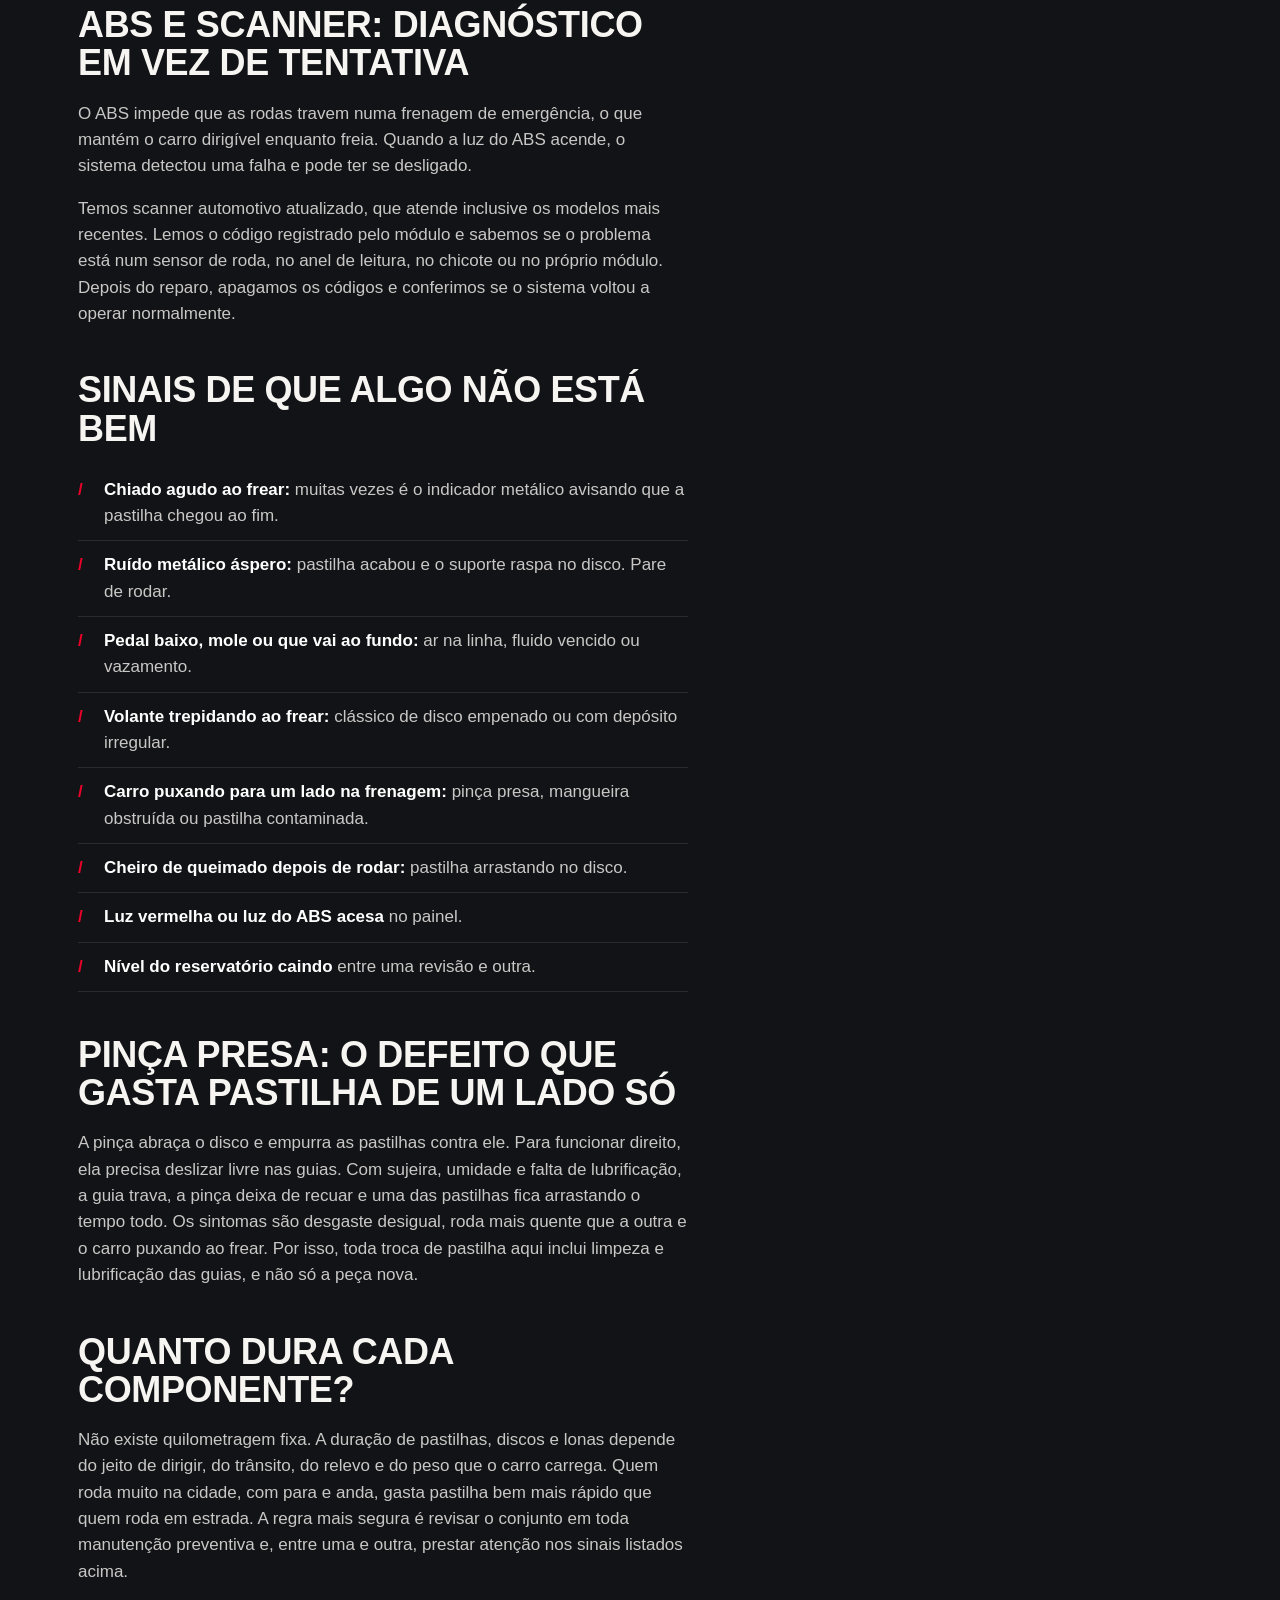
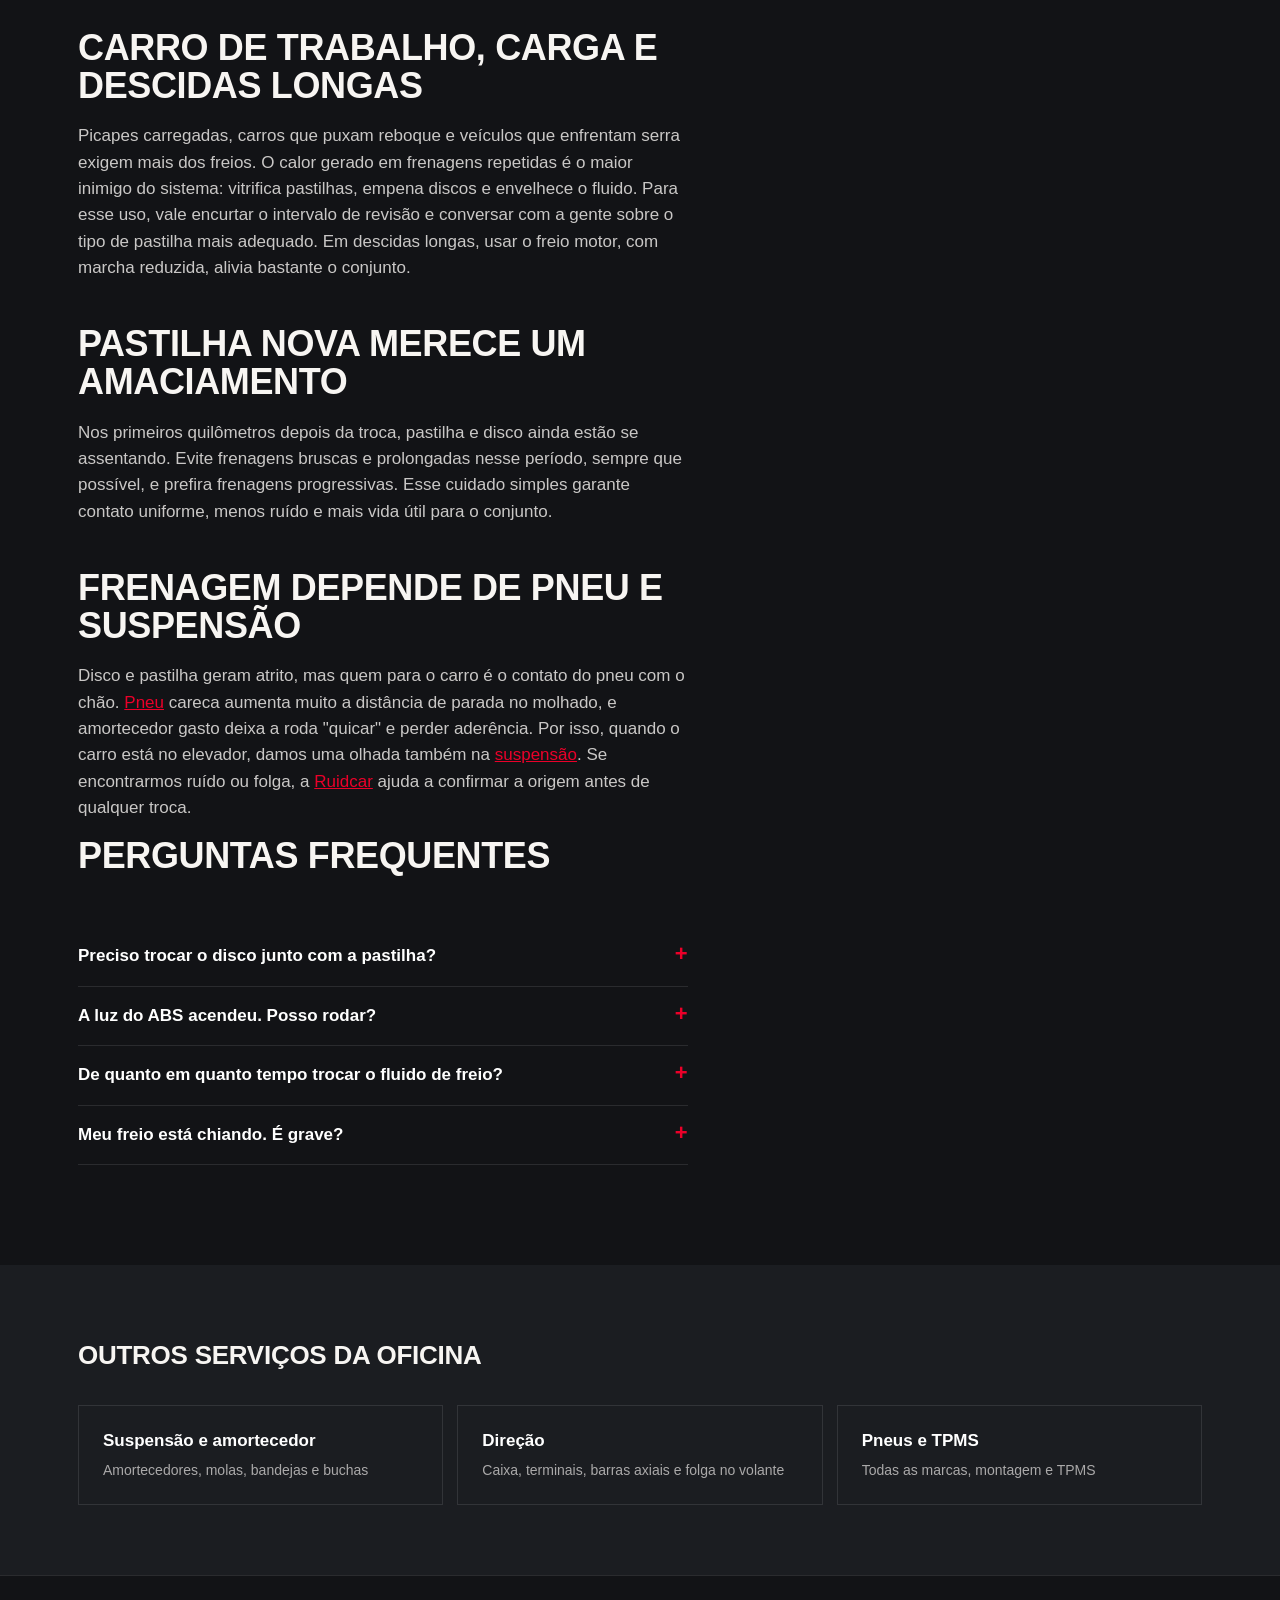
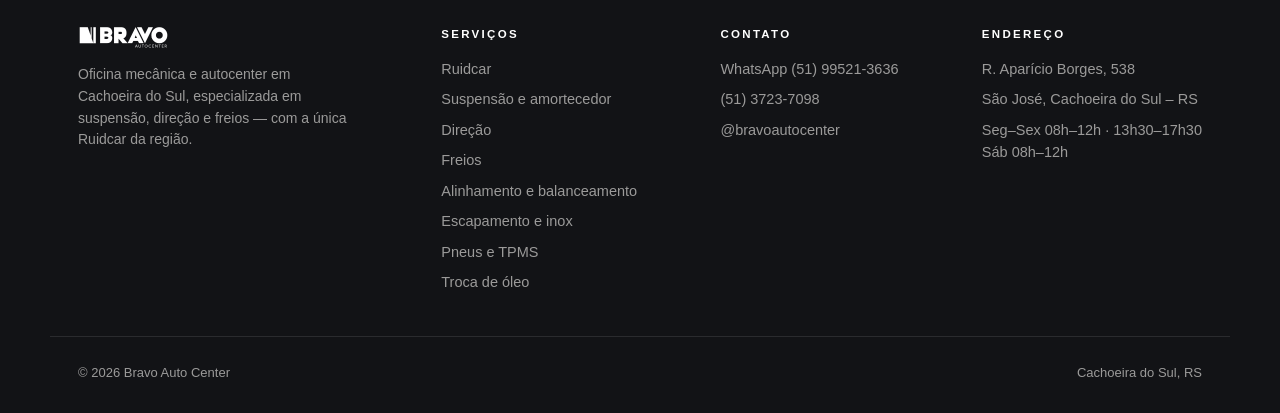
<file: servicos/freios.html>
<!DOCTYPE html>
<html lang="pt-BR">
<head>
<meta charset="utf-8">
<meta name="viewport" content="width=device-width, initial-scale=1">
<title>Freios em Cachoeira do Sul | Pastilha, Disco e ABS — Bravo</title>
<meta name="description" content="Freios em Cachoeira do Sul/RS: pastilhas, usinagem de disco, freio a tambor, sangria e diagnóstico de ABS com scanner para carros recentes. (51) 3723-7098.">
<link rel="canonical" href="https://www.bravoautocenter.com.br/servicos/freios.html">
<meta name="robots" content="index, follow, max-image-preview:large, max-snippet:-1">
<meta name="theme-color" content="#EB0029">
<meta name="format-detection" content="telephone=no">
<link rel="icon" href="../favicon.ico" sizes="any">
<link rel="icon" type="image/png" sizes="32x32" href="../assets/img/favicon-32.png">
<link rel="apple-touch-icon" href="../assets/img/apple-touch-icon.png">
<meta property="og:type" content="website">
<meta property="og:locale" content="pt_BR">
<meta property="og:site_name" content="Bravo Auto Center">
<meta property="og:url" content="https://www.bravoautocenter.com.br/servicos/freios.html">
<meta property="og:title" content="Freios em Cachoeira do Sul — pastilhas, discos, tambor e ABS | Bravo Auto Center">
<meta property="og:description" content="Freios em Cachoeira do Sul/RS: pastilhas, usinagem de disco, freio a tambor, sangria e diagnóstico de ABS com scanner para carros recentes. (51) 3723-7098.">
<meta property="og:image" content="https://www.bravoautocenter.com.br/assets/img/og-image.jpg">
<meta property="og:image:width" content="1200">
<meta property="og:image:height" content="630">
<meta property="og:image:alt" content="Fachada da Bravo Auto Center em Cachoeira do Sul">
<meta name="twitter:card" content="summary_large_image">
<meta name="twitter:title" content="Freios em Cachoeira do Sul — pastilhas, discos, tambor e ABS | Bravo Auto Center">
<meta name="twitter:description" content="Freios em Cachoeira do Sul/RS: pastilhas, usinagem de disco, freio a tambor, sangria e diagnóstico de ABS com scanner para carros recentes. (51) 3723-7098.">
<meta name="twitter:image" content="https://www.bravoautocenter.com.br/assets/img/og-image.jpg">

<link rel="stylesheet" href="../assets/css/style.css">
<script>document.documentElement.classList.add('js')</script>
<script src="../assets/js/main.js" defer></script>
<script type="application/ld+json">
{
 "@context": "https://schema.org",
 "@graph": [
  {
   "@type": "WebSite",
   "@id": "https://www.bravoautocenter.com.br/#website",
   "url": "https://www.bravoautocenter.com.br/",
   "name": "Bravo Auto Center",
   "inLanguage": "pt-BR",
   "publisher": {
    "@id": "https://www.bravoautocenter.com.br/#oficina"
   }
  },
  {
   "@type": "AutoRepair",
   "@id": "https://www.bravoautocenter.com.br/#oficina",
   "name": "Bravo Auto Center",
   "alternateName": [
    "Bravo Autocenter",
    "Bravo Escapamentos"
   ],
   "description": "Oficina mecânica e autocenter em Cachoeira do Sul/RS especializada em suspensão, direção e freios, com a única Ruidcar da região para diagnóstico de ruídos. Também faz alinhamento 3D, balanceamento, pneus, escapamento em aço inox e troca de óleo.",
   "url": "https://www.bravoautocenter.com.br/",
   "telephone": "+55-51-3723-7098",
   "image": [
    "https://www.bravoautocenter.com.br/assets/img/hero-fachada-carro.jpg",
    "https://www.bravoautocenter.com.br/assets/img/fachada.jpg"
   ],
   "logo": {
    "@type": "ImageObject",
    "@id": "https://www.bravoautocenter.com.br/#logo",
    "url": "https://www.bravoautocenter.com.br/assets/img/logo-bravo.png",
    "width": 733,
    "height": 191
   },
   "priceRange": "$$",
   "currenciesAccepted": "BRL",
   "address": {
    "@type": "PostalAddress",
    "streetAddress": "Rua Aparício Borges, 538",
    "addressLocality": "Cachoeira do Sul",
    "addressRegion": "RS",
    "postalCode": "96503-550",
    "addressCountry": "BR"
   },
   "geo": {
    "@type": "GeoCoordinates",
    "latitude": -30.0292459,
    "longitude": -52.9058683
   },
   "hasMap": "https://maps.app.goo.gl/3HpLLAMCEZCEs7Q38",
   "areaServed": {
    "@type": "City",
    "name": "Cachoeira do Sul",
    "containedInPlace": {
     "@type": "State",
     "name": "Rio Grande do Sul"
    }
   },
   "openingHoursSpecification": [
    {
     "@type": "OpeningHoursSpecification",
     "dayOfWeek": [
      "Monday",
      "Tuesday",
      "Wednesday",
      "Thursday",
      "Friday"
     ],
     "opens": "08:00",
     "closes": "12:00"
    },
    {
     "@type": "OpeningHoursSpecification",
     "dayOfWeek": [
      "Monday",
      "Tuesday",
      "Wednesday",
      "Thursday",
      "Friday"
     ],
     "opens": "13:30",
     "closes": "17:30"
    },
    {
     "@type": "OpeningHoursSpecification",
     "dayOfWeek": "Saturday",
     "opens": "08:00",
     "closes": "12:00"
    }
   ],
   "sameAs": [
    "https://www.instagram.com/bravoautocenter",
    "https://maps.app.goo.gl/3HpLLAMCEZCEs7Q38"
   ],
   "knowsAbout": [
    "Diagnóstico de suspensão com Ruidcar",
    "Suspensão automotiva",
    "Amortecedores",
    "Sistema de direção",
    "Freios e ABS",
    "Alinhamento e balanceamento",
    "Escapamento e solda em aço inox",
    "Pneus e TPMS",
    "Troca de óleo"
   ],
   "hasOfferCatalog": {
    "@type": "OfferCatalog",
    "name": "Serviços da Bravo Auto Center",
    "itemListElement": [
     {
      "@type": "Offer",
      "itemOffered": {
       "@id": "https://www.bravoautocenter.com.br/servicos/ruidcar.html#servico"
      }
     },
     {
      "@type": "Offer",
      "itemOffered": {
       "@id": "https://www.bravoautocenter.com.br/servicos/suspensao-ruidcar.html#servico"
      }
     },
     {
      "@type": "Offer",
      "itemOffered": {
       "@id": "https://www.bravoautocenter.com.br/servicos/direcao.html#servico"
      }
     },
     {
      "@type": "Offer",
      "itemOffered": {
       "@id": "https://www.bravoautocenter.com.br/servicos/freios.html#servico"
      }
     },
     {
      "@type": "Offer",
      "itemOffered": {
       "@id": "https://www.bravoautocenter.com.br/servicos/geometria-balanceamento.html#servico"
      }
     },
     {
      "@type": "Offer",
      "itemOffered": {
       "@id": "https://www.bravoautocenter.com.br/servicos/escapamento.html#servico"
      }
     },
     {
      "@type": "Offer",
      "itemOffered": {
       "@id": "https://www.bravoautocenter.com.br/servicos/pneus.html#servico"
      }
     },
     {
      "@type": "Offer",
      "itemOffered": {
       "@id": "https://www.bravoautocenter.com.br/servicos/troca-de-oleo.html#servico"
      }
     }
    ]
   }
  },
  {
   "@type": "BreadcrumbList",
   "@id": "https://www.bravoautocenter.com.br/servicos/freios.html#breadcrumb",
   "itemListElement": [
    {
     "@type": "ListItem",
     "position": 1,
     "name": "Início",
     "item": "https://www.bravoautocenter.com.br/"
    },
    {
     "@type": "ListItem",
     "position": 2,
     "name": "Freios",
     "item": "https://www.bravoautocenter.com.br/servicos/freios.html"
    }
   ]
  },
  {
   "@type": "WebPage",
   "@id": "https://www.bravoautocenter.com.br/servicos/freios.html#webpage",
   "url": "https://www.bravoautocenter.com.br/servicos/freios.html",
   "name": "Freios em Cachoeira do Sul | Pastilha, Disco e ABS — Bravo",
   "description": "Freios em Cachoeira do Sul/RS: pastilhas, usinagem de disco, freio a tambor, sangria e diagnóstico de ABS com scanner para carros recentes. (51) 3723-7098.",
   "inLanguage": "pt-BR",
   "isPartOf": {
    "@id": "https://www.bravoautocenter.com.br/#website"
   },
   "breadcrumb": {
    "@id": "https://www.bravoautocenter.com.br/servicos/freios.html#breadcrumb"
   },
   "about": {
    "@id": "https://www.bravoautocenter.com.br/#oficina"
   },
   "primaryImageOfPage": {
    "@type": "ImageObject",
    "url": "https://www.bravoautocenter.com.br/assets/img/freios.jpg"
   },
   "dateModified": "2026-10-30",
   "mainEntity": {
    "@id": "https://www.bravoautocenter.com.br/servicos/freios.html#servico"
   }
  },
  {
   "@type": "Service",
   "@id": "https://www.bravoautocenter.com.br/servicos/ruidcar.html#servico",
   "name": "Diagnóstico de ruídos com Ruidcar",
   "serviceType": "Diagnóstico de ruído de suspensão",
   "description": "Diagnóstico de ruídos de suspensão, direção e carroceria com o equipamento Ruidcar, que simula o comportamento de rodagem com o veículo suspenso no elevador. Único na região de Cachoeira do Sul/RS.",
   "url": "https://www.bravoautocenter.com.br/servicos/ruidcar.html",
   "provider": {
    "@id": "https://www.bravoautocenter.com.br/#oficina"
   },
   "areaServed": {
    "@type": "City",
    "name": "Cachoeira do Sul"
   }
  },
  {
   "@type": "Service",
   "@id": "https://www.bravoautocenter.com.br/servicos/suspensao-ruidcar.html#servico",
   "name": "Conserto de suspensão e troca de amortecedor",
   "serviceType": "Reparo de suspensão automotiva",
   "description": "Conserto de suspensão em Cachoeira do Sul/RS: troca de amortecedores, molas, bandejas, bieletas, pivôs, buchas, batentes e coxins, com diagnóstico pela Ruidcar.",
   "url": "https://www.bravoautocenter.com.br/servicos/suspensao-ruidcar.html",
   "provider": {
    "@id": "https://www.bravoautocenter.com.br/#oficina"
   },
   "areaServed": {
    "@type": "City",
    "name": "Cachoeira do Sul"
   }
  },
  {
   "@type": "Service",
   "@id": "https://www.bravoautocenter.com.br/servicos/direcao.html#servico",
   "name": "Conserto do sistema de direção",
   "serviceType": "Reparo de direção automotiva",
   "description": "Diagnóstico e reparo do sistema de direção em Cachoeira do Sul/RS: caixa de direção, terminais, barras axiais, coifas, direção hidráulica e elétrica, com Ruidcar e scanner.",
   "url": "https://www.bravoautocenter.com.br/servicos/direcao.html",
   "provider": {
    "@id": "https://www.bravoautocenter.com.br/#oficina"
   },
   "areaServed": {
    "@type": "City",
    "name": "Cachoeira do Sul"
   }
  },
  {
   "@type": "Service",
   "@id": "https://www.bravoautocenter.com.br/servicos/freios.html#servico",
   "name": "Reparo e manutenção de freios",
   "serviceType": "Reparo de freios automotivos",
   "description": "Serviço de freios em Cachoeira do Sul/RS: pastilhas, usinagem e troca de discos, freio a tambor, pinças, sangria, troca de fluido e diagnóstico de ABS com scanner.",
   "url": "https://www.bravoautocenter.com.br/servicos/freios.html",
   "provider": {
    "@id": "https://www.bravoautocenter.com.br/#oficina"
   },
   "areaServed": {
    "@type": "City",
    "name": "Cachoeira do Sul"
   }
  },
  {
   "@type": "Service",
   "@id": "https://www.bravoautocenter.com.br/servicos/geometria-balanceamento.html#servico",
   "name": "Alinhamento 3D e balanceamento",
   "serviceType": "Alinhamento de direção e balanceamento de rodas",
   "description": "Alinhamento com equipamento de geometria 3D e balanceamento de rodas em Cachoeira do Sul/RS.",
   "url": "https://www.bravoautocenter.com.br/servicos/geometria-balanceamento.html",
   "provider": {
    "@id": "https://www.bravoautocenter.com.br/#oficina"
   },
   "areaServed": {
    "@type": "City",
    "name": "Cachoeira do Sul"
   }
  },
  {
   "@type": "Service",
   "@id": "https://www.bravoautocenter.com.br/servicos/escapamento.html#servico",
   "name": "Escapamento e solda em aço inox",
   "serviceType": "Troca e conserto de escapamento",
   "description": "Troca, conserto e fabricação de escapamento em Cachoeira do Sul/RS, com solda em aço inox e instalação de ponteiras esportivas.",
   "url": "https://www.bravoautocenter.com.br/servicos/escapamento.html",
   "provider": {
    "@id": "https://www.bravoautocenter.com.br/#oficina"
   },
   "areaServed": {
    "@type": "City",
    "name": "Cachoeira do Sul"
   }
  },
  {
   "@type": "Service",
   "@id": "https://www.bravoautocenter.com.br/servicos/pneus.html#servico",
   "name": "Venda e montagem de pneus",
   "serviceType": "Venda e montagem de pneus",
   "description": "Venda e montagem de pneus de todas as marcas em Cachoeira do Sul/RS, com balanceamento, rodízio e atendimento a sistemas TPMS.",
   "url": "https://www.bravoautocenter.com.br/servicos/pneus.html",
   "provider": {
    "@id": "https://www.bravoautocenter.com.br/#oficina"
   },
   "areaServed": {
    "@type": "City",
    "name": "Cachoeira do Sul"
   }
  },
  {
   "@type": "Service",
   "@id": "https://www.bravoautocenter.com.br/servicos/troca-de-oleo.html#servico",
   "name": "Troca de óleo e filtros",
   "serviceType": "Troca de óleo de motor",
   "description": "Troca de óleo e filtros em Cachoeira do Sul/RS com óleo original Volkswagen e ACDelco (GM), Petronas Selénia e Syntium, Elf Evolution, Shell Helix, Mobil Super e Lubrax.",
   "url": "https://www.bravoautocenter.com.br/servicos/troca-de-oleo.html",
   "provider": {
    "@id": "https://www.bravoautocenter.com.br/#oficina"
   },
   "areaServed": {
    "@type": "City",
    "name": "Cachoeira do Sul"
   }
  },
  {
   "@type": "FAQPage",
   "@id": "https://www.bravoautocenter.com.br/servicos/freios.html#perguntas",
   "isPartOf": {
    "@id": "https://www.bravoautocenter.com.br/servicos/freios.html#webpage"
   },
   "mainEntity": [
    {
     "@type": "Question",
     "name": "Preciso trocar o disco junto com a pastilha?",
     "acceptedAnswer": {
      "@type": "Answer",
      "text": "Nem sempre. Se o disco ainda está acima da espessura mínima gravada pelo fabricante, a usinagem costuma resolver por bem menos que uma peça nova. Abaixo desse limite, ou com trinca, a troca é obrigatória. Medimos e mostramos o número antes de você decidir."
     }
    },
    {
     "@type": "Question",
     "name": "A luz do ABS acendeu. Posso rodar?",
     "acceptedAnswer": {
      "@type": "Answer",
      "text": "Os freios comuns continuam funcionando, mas sem o recurso que evita o travamento das rodas numa emergência. Redobre a atenção e resolva logo. Com o scanner lemos o código e sabemos se a falha está no sensor, no chicote ou no módulo."
     }
    },
    {
     "@type": "Question",
     "name": "De quanto em quanto tempo trocar o fluido de freio?",
     "acceptedAnswer": {
      "@type": "Answer",
      "text": "A recomendação usual das montadoras é a cada dois anos, independentemente da quilometragem, porque o fluido absorve umidade e perde eficiência sob calor."
     }
    },
    {
     "@type": "Question",
     "name": "Meu freio está chiando. É grave?",
     "acceptedAnswer": {
      "@type": "Answer",
      "text": "Chiado agudo pode ser o indicador de desgaste avisando que a pastilha está no fim. Já ruído metálico áspero indica pastilha acabada raspando no disco: nesse caso, não rode e traga o carro."
     }
    }
   ]
  }
 ]
}
</script>
</head>
<body>
<a class="skip-link" href="#conteudo">Pular para o conteúdo</a>
<header class="nav scrolled" id="nav" data-sticky="fixed">
  <a href="../index.html" class="nav-logo" aria-label="Bravo Auto Center — página inicial">
    <img src="../assets/img/logo-bravo-white.png" width="733" height="191" alt="Bravo Auto Center"></a>
  <nav class="nav-right" aria-label="Principal">
    <ul class="nav-links">
      <li><a href="../servicos/ruidcar.html" class="nav-ruidcar">Ruidcar</a></li><li><a href="../servicos/suspensao-ruidcar.html">Suspensão</a></li><li><a href="../servicos/direcao.html">Direção</a></li><li><a href="../servicos/freios.html" aria-current="page">Freios</a></li><li><a href="../index.html#servicos">Serviços</a></li><li><a href="../index.html#localizacao">Contato</a></li>
    </ul>
    <button class="nav-burger" type="button" aria-label="Abrir menu" aria-expanded="false" aria-controls="mmenu" data-menu-open>☰</button>
  </nav>
</header>
<div id="mmenu" class="mobile-menu" aria-hidden="true">
  <div class="mobile-menu-top">
    <img src="../assets/img/logo-bravo-white.png" width="733" height="191" alt="Bravo Auto Center" style="height:22px;width:auto">
    <button class="mobile-close" type="button" aria-label="Fechar menu" data-menu-close>×</button>
  </div>
  <ul><li><a href="../servicos/ruidcar.html" class="m-ruidcar">Ruidcar</a></li><li><a href="../servicos/suspensao-ruidcar.html">Suspensão</a></li><li><a href="../servicos/direcao.html">Direção</a></li><li><a href="../servicos/freios.html">Freios</a></li><li><a href="../index.html#servicos">Serviços</a></li><li><a href="../index.html#localizacao">Contato</a></li></ul>
  <a class="btn btn-white" href="https://wa.me/5551995213636" target="_blank" rel="noopener">Chamar no WhatsApp</a>
</div>
<main id="conteudo">
<section class="sub-hero">
  <div class="sub-hero-inner">
    <nav class="breadcrumb" aria-label="Você está aqui">
      <a href="../index.html">Início</a><span aria-hidden="true">/</span><span aria-current="page">Freios</span>
    </nav>
    
    <h1>Freios em Cachoeira do Sul</h1>
    <p class="lead">Pastilhas, usinagem de disco, freio a tambor, sangria e troca de fluido — com diagnóstico de ABS por scanner, inclusive nos carros mais recentes.</p>
    <div class="hero-actions">
      <a class="btn btn-white" href="https://wa.me/5551995213636?text=Ol%C3%A1%21%20Preciso%20de%20uma%20avalia%C3%A7%C3%A3o%20nos%20freios." target="_blank" rel="noopener">Agendar avaliação dos freios</a>
      <a class="btn btn-outline-dark" href="tel:+555137237098">(51) 3723-7098</a>
    </div>
  </div>
</section>
<section class="sub-body">
  <div class="sub-grid">
    <article class="sub-content">
      <h2>O item de segurança número um</h2>
      <p>Nenhum sistema do carro é mais importante que os freios. É por isso que, aqui, eles nunca são avaliados pela metade: quando o carro entra para trocar pastilha, olhamos discos, pinças, mangueiras, fluido e, se for o caso, o eixo traseiro inteiro. Você recebe o retrato completo e decide o que fazer com ele.</p>
      <p>O desgaste nem sempre é visível do lado de fora. Uma pastilha pode estar boa de um lado da roda e acabada do outro, por causa de uma pinça que trava. Um disco pode parecer liso e estar abaixo da espessura mínima. Só desmontando e medindo dá para ter certeza.</p>

      <h2>O que fazemos nos freios</h2>
      <ul>
        <li>Troca de pastilhas dianteiras e traseiras</li>
        <li>Discos: troca ou <strong>usinagem</strong></li>
        <li>Freio a tambor: lonas, cilindros de roda, molas e regulagem</li>
        <li>Pinças: limpeza, lubrificação de guias e reparo</li>
        <li>Sangria e troca do fluido</li>
        <li>Mangueiras flexíveis e tubulações</li>
        <li>Cabo e ajuste do freio de estacionamento</li>
        <li>Diagnóstico do ABS com scanner</li>
      </ul>

      <figure class="sub-figure contain"><div class="bg-blur" style="background-image:url('../assets/img/freios.jpg')"></div><picture><source srcset="../assets/img/freios.webp" type="image/webp"><img src="../assets/img/freios.jpg" width="720" height="1280" alt="Disco e pinça antes e depois do serviço na Bravo Auto Center" loading="lazy" decoding="async"></picture></figure>
      <p class="figcap">Antes e depois: disco corroído substituído e conjunto revisado.</p>

      <h2>Usinagem de disco: quando compensa</h2>
      <p>Nem todo disco riscado precisa ir para o lixo. A usinagem remove uma camada fina da superfície, elimina os sulcos e devolve a face plana, para que a pastilha nova assente por inteiro e trabalhe sem trepidar.</p>
      <p>O limite, porém, é técnico e não se negocia. Todo disco tem uma <strong>espessura mínima</strong> gravada pelo fabricante. Se a usinagem for deixá-lo abaixo desse número, a peça precisa ser trocada. Disco fino aquece mais, empena com facilidade e perde eficiência justamente nas frenagens fortes.</p>
      <p>Na prática, medimos o disco com micrômetro, mostramos o valor e explicamos qual caminho cabe no seu caso. Usinar costuma sair bem mais barato que trocar, quando é possível.</p>

      <h2>Freio a tambor ainda existe — e precisa de cuidado</h2>
      <p>Boa parte dos carros populares usa tambor no eixo traseiro. É um sistema simples e durável, mas que depende de regulagem. Lona gasta sem ajuste deixa o pedal mais baixo e o freio de mão frouxo; cilindro de roda vazando contamina a lona e faz a roda frear menos que a do outro lado. Trabalhamos com lonas, cilindros, molas de retorno e regulagem completa.</p>

      <h2>Fluido: a parte que ninguém vê</h2>
      <p>O fluido transmite a força do pedal até as rodas. Ele é higroscópico, ou seja, absorve umidade do ar com o tempo, mesmo com o reservatório fechado. Água no fluido baixa o ponto de ebulição: numa descida longa ou em frenagens seguidas, ele pode ferver dentro da linha, formar bolhas e deixar o pedal mole, indo ao fundo.</p>
      <p>A recomendação usual das montadoras é trocar a cada dois anos, independentemente da quilometragem. A troca é feita com sangria completa, roda por roda, para não deixar ar no sistema.</p>

      <h2>ABS e scanner: diagnóstico em vez de tentativa</h2>
      <p>O ABS impede que as rodas travem numa frenagem de emergência, o que mantém o carro dirigível enquanto freia. Quando a luz do ABS acende, o sistema detectou uma falha e pode ter se desligado.</p>
      <p>Temos scanner automotivo atualizado, que atende inclusive os modelos mais recentes. Lemos o código registrado pelo módulo e sabemos se o problema está num sensor de roda, no anel de leitura, no chicote ou no próprio módulo. Depois do reparo, apagamos os códigos e conferimos se o sistema voltou a operar normalmente.</p>

      <h2>Sinais de que algo não está bem</h2>
      <ul>
        <li><strong>Chiado agudo ao frear:</strong> muitas vezes é o indicador metálico avisando que a pastilha chegou ao fim.</li>
        <li><strong>Ruído metálico áspero:</strong> pastilha acabou e o suporte raspa no disco. Pare de rodar.</li>
        <li><strong>Pedal baixo, mole ou que vai ao fundo:</strong> ar na linha, fluido vencido ou vazamento.</li>
        <li><strong>Volante trepidando ao frear:</strong> clássico de disco empenado ou com depósito irregular.</li>
        <li><strong>Carro puxando para um lado na frenagem:</strong> pinça presa, mangueira obstruída ou pastilha contaminada.</li>
        <li><strong>Cheiro de queimado depois de rodar:</strong> pastilha arrastando no disco.</li>
        <li><strong>Luz vermelha ou luz do ABS acesa</strong> no painel.</li>
        <li><strong>Nível do reservatório caindo</strong> entre uma revisão e outra.</li>
      </ul>

      <h2>Pinça presa: o defeito que gasta pastilha de um lado só</h2>
      <p>A pinça abraça o disco e empurra as pastilhas contra ele. Para funcionar direito, ela precisa deslizar livre nas guias. Com sujeira, umidade e falta de lubrificação, a guia trava, a pinça deixa de recuar e uma das pastilhas fica arrastando o tempo todo. Os sintomas são desgaste desigual, roda mais quente que a outra e o carro puxando ao frear. Por isso, toda troca de pastilha aqui inclui limpeza e lubrificação das guias, e não só a peça nova.</p>

      <h2>Quanto dura cada componente?</h2>
      <p>Não existe quilometragem fixa. A duração de pastilhas, discos e lonas depende do jeito de dirigir, do trânsito, do relevo e do peso que o carro carrega. Quem roda muito na cidade, com para e anda, gasta pastilha bem mais rápido que quem roda em estrada. A regra mais segura é revisar o conjunto em toda manutenção preventiva e, entre uma e outra, prestar atenção nos sinais listados acima.</p>

      <h2>Carro de trabalho, carga e descidas longas</h2>
      <p>Picapes carregadas, carros que puxam reboque e veículos que enfrentam serra exigem mais dos freios. O calor gerado em frenagens repetidas é o maior inimigo do sistema: vitrifica pastilhas, empena discos e envelhece o fluido. Para esse uso, vale encurtar o intervalo de revisão e conversar com a gente sobre o tipo de pastilha mais adequado. Em descidas longas, usar o freio motor, com marcha reduzida, alivia bastante o conjunto.</p>

      <h2>Pastilha nova merece um amaciamento</h2>
      <p>Nos primeiros quilômetros depois da troca, pastilha e disco ainda estão se assentando. Evite frenagens bruscas e prolongadas nesse período, sempre que possível, e prefira frenagens progressivas. Esse cuidado simples garante contato uniforme, menos ruído e mais vida útil para o conjunto.</p>

      <h2>Frenagem depende de pneu e suspensão</h2>
      <p>Disco e pastilha geram atrito, mas quem para o carro é o contato do pneu com o chão. <a href="pneus.html">Pneu</a> careca aumenta muito a distância de parada no molhado, e amortecedor gasto deixa a roda "quicar" e perder aderência. Por isso, quando o carro está no elevador, damos uma olhada também na <a href="suspensao-ruidcar.html">suspensão</a>. Se encontrarmos ruído ou folga, a <a href="ruidcar.html">Ruidcar</a> ajuda a confirmar a origem antes de qualquer troca.</p>

      <section aria-labelledby="faq-title">
        <h2 id="faq-title">Perguntas frequentes</h2>
        <div class="faq" id="perguntas">
<details><summary>Preciso trocar o disco junto com a pastilha?</summary><p>Nem sempre. Se o disco ainda está acima da espessura mínima gravada pelo fabricante, a usinagem costuma resolver por bem menos que uma peça nova. Abaixo desse limite, ou com trinca, a troca é obrigatória. Medimos e mostramos o número antes de você decidir.</p></details>
<details><summary>A luz do ABS acendeu. Posso rodar?</summary><p>Os freios comuns continuam funcionando, mas sem o recurso que evita o travamento das rodas numa emergência. Redobre a atenção e resolva logo. Com o scanner lemos o código e sabemos se a falha está no sensor, no chicote ou no módulo.</p></details>
<details><summary>De quanto em quanto tempo trocar o fluido de freio?</summary><p>A recomendação usual das montadoras é a cada dois anos, independentemente da quilometragem, porque o fluido absorve umidade e perde eficiência sob calor.</p></details>
<details><summary>Meu freio está chiando. É grave?</summary><p>Chiado agudo pode ser o indicador de desgaste avisando que a pastilha está no fim. Já ruído metálico áspero indica pastilha acabada raspando no disco: nesse caso, não rode e traga o carro.</p></details>
</div>
      </section>
    </article>
    <aside class="sub-aside" aria-label="Contato rápido">
  <div class="aside-card">
    <h2 class="aside-title">Freio não espera</h2>
    <p>Pedal mole, carro puxando ao frear ou ruído metálico: traga o carro. Avaliação e orçamento antes de qualquer serviço.</p>
    <a class="btn btn-red" href="https://wa.me/5551995213636?text=Ol%C3%A1%21%20Preciso%20de%20uma%20avalia%C3%A7%C3%A3o%20nos%20freios." target="_blank" rel="noopener">Chamar no WhatsApp</a>
    <a class="btn btn-outline-dark" href="tel:+555137237098">(51) 3723-7098</a>
    <dl class="aside-meta">
      <div><dt><strong>Endereço</strong></dt><dd>R. Aparício Borges, 538 — São José, Cachoeira do Sul/RS</dd></div>
      <div><dt><strong>Horário</strong></dt><dd>Seg–Sex 08h–12h e 13h30–17h30 · Sáb 08h–12h</dd></div>
      <div><dt><strong>Avaliação</strong></dt><dd>4,7 ★ · 141 avaliações no Google</dd></div>
    </dl>
  </div>
</aside>
  </div>
</section>
<section class="other-services" aria-labelledby="outros">
  <h2 id="outros">Outros serviços da oficina</h2>
  <div class="other-grid"><a href="../servicos/suspensao-ruidcar.html">Suspensão e amortecedor<span>Amortecedores, molas, bandejas e buchas</span></a><a href="../servicos/direcao.html">Direção<span>Caixa, terminais, barras axiais e folga no volante</span></a><a href="../servicos/pneus.html">Pneus e TPMS<span>Todas as marcas, montagem e TPMS</span></a></div>
</section>
</main>
<footer>
  <div class="foot-grid">
    <div class="foot-brand">
      <img src="../assets/img/logo-bravo-white.png" width="733" height="191" alt="Bravo Auto Center" loading="lazy" style="width:auto">
      <p>Oficina mecânica e autocenter em Cachoeira do Sul, especializada em suspensão, direção e freios — com a única Ruidcar da região.</p>
    </div>
    <nav class="foot-col" aria-label="Serviços">
      <h2 class="kicker" style="color:#fff;margin:0 0 14px">Serviços</h2>
      <a href="../servicos/ruidcar.html">Ruidcar</a><a href="../servicos/suspensao-ruidcar.html">Suspensão e amortecedor</a><a href="../servicos/direcao.html">Direção</a><a href="../servicos/freios.html">Freios</a><a href="../servicos/geometria-balanceamento.html">Alinhamento e balanceamento</a><a href="../servicos/escapamento.html">Escapamento e inox</a><a href="../servicos/pneus.html">Pneus e TPMS</a><a href="../servicos/troca-de-oleo.html">Troca de óleo</a>
    </nav>
    <div class="foot-col">
      <h2 class="kicker" style="color:#fff;margin:0 0 14px">Contato</h2>
      <a href="https://wa.me/5551995213636" target="_blank" rel="noopener">WhatsApp (51) 99521-3636</a>
      <a href="tel:+555137237098">(51) 3723-7098</a>
      <a href="https://www.instagram.com/bravoautocenter" target="_blank" rel="noopener">@bravoautocenter</a>
    </div>
    <address class="foot-col" style="font-style:normal">
      <h2 class="kicker" style="color:#fff;margin:0 0 14px">Endereço</h2>
      <p>R. Aparício Borges, 538</p>
      <p>São José, Cachoeira do Sul – RS</p>
      <p>Seg–Sex 08h–12h · 13h30–17h30<br>Sáb 08h–12h</p>
    </address>
  </div>
  <div class="foot-bottom">
    <span>© <span id="year">2026</span> Bravo Auto Center</span>
    <span>Cachoeira do Sul, RS</span>
  </div>
</footer>
<a class="wa-float" href="https://wa.me/5551995213636" target="_blank" rel="noopener" aria-label="Chamar a Bravo Auto Center no WhatsApp"><svg viewBox="0 0 32 32" xmlns="http://www.w3.org/2000/svg" aria-hidden="true" focusable="false"><path d="M16.04 3C9.42 3 4.05 8.36 4.05 14.97c0 2.11.55 4.17 1.6 5.99L4 29l8.23-1.61a12.02 12.02 0 0 0 3.8.62h.01c6.61 0 11.98-5.36 11.98-11.97C28.02 8.36 22.65 3 16.04 3zm0 21.87h-.01a9.9 9.9 0 0 1-3.47-.63l-.25-.1-4.88.95.98-4.76-.16-.26a9.87 9.87 0 0 1-1.52-5.26c0-5.47 4.46-9.92 9.94-9.92a9.87 9.87 0 0 1 9.93 9.93c0 5.47-4.46 9.92-9.93 9.92zm5.45-7.43c-.3-.15-1.77-.87-2.04-.97-.27-.1-.47-.15-.67.15-.2.3-.77.97-.94 1.17-.17.2-.35.22-.65.07-.3-.15-1.26-.46-2.4-1.48-.89-.79-1.49-1.77-1.66-2.07-.17-.3-.02-.46.13-.61.13-.13.3-.35.45-.52.15-.17.2-.3.3-.5.1-.2.05-.37-.02-.52-.08-.15-.67-1.62-.92-2.22-.24-.58-.49-.5-.67-.51h-.57c-.2 0-.52.07-.8.37-.27.3-1.04 1.02-1.04 2.5 0 1.47 1.07 2.89 1.22 3.09.15.2 2.11 3.22 5.1 4.51.71.31 1.27.49 1.7.63.72.23 1.37.2 1.88.12.57-.09 1.77-.72 2.02-1.42.25-.7.25-1.3.17-1.42-.07-.12-.27-.2-.57-.35z"/></svg></a>
</body>
</html>
</file>
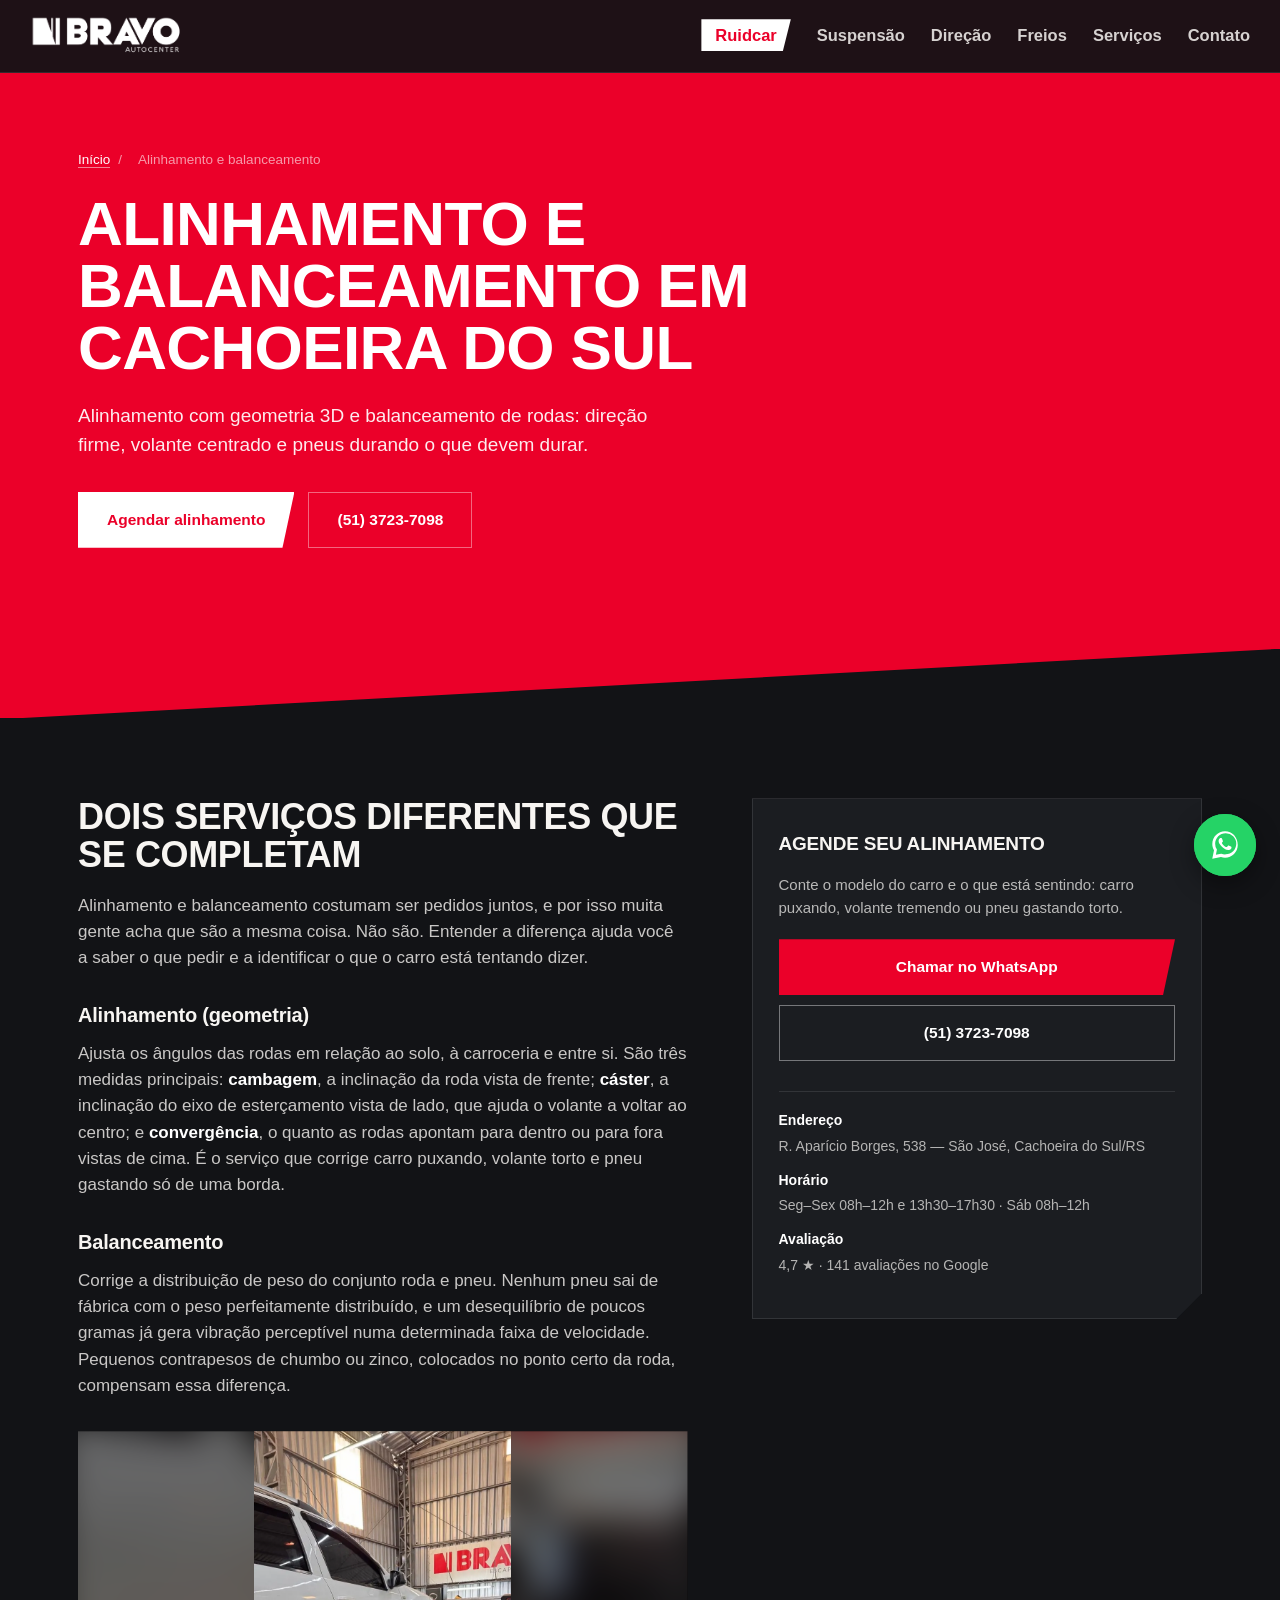
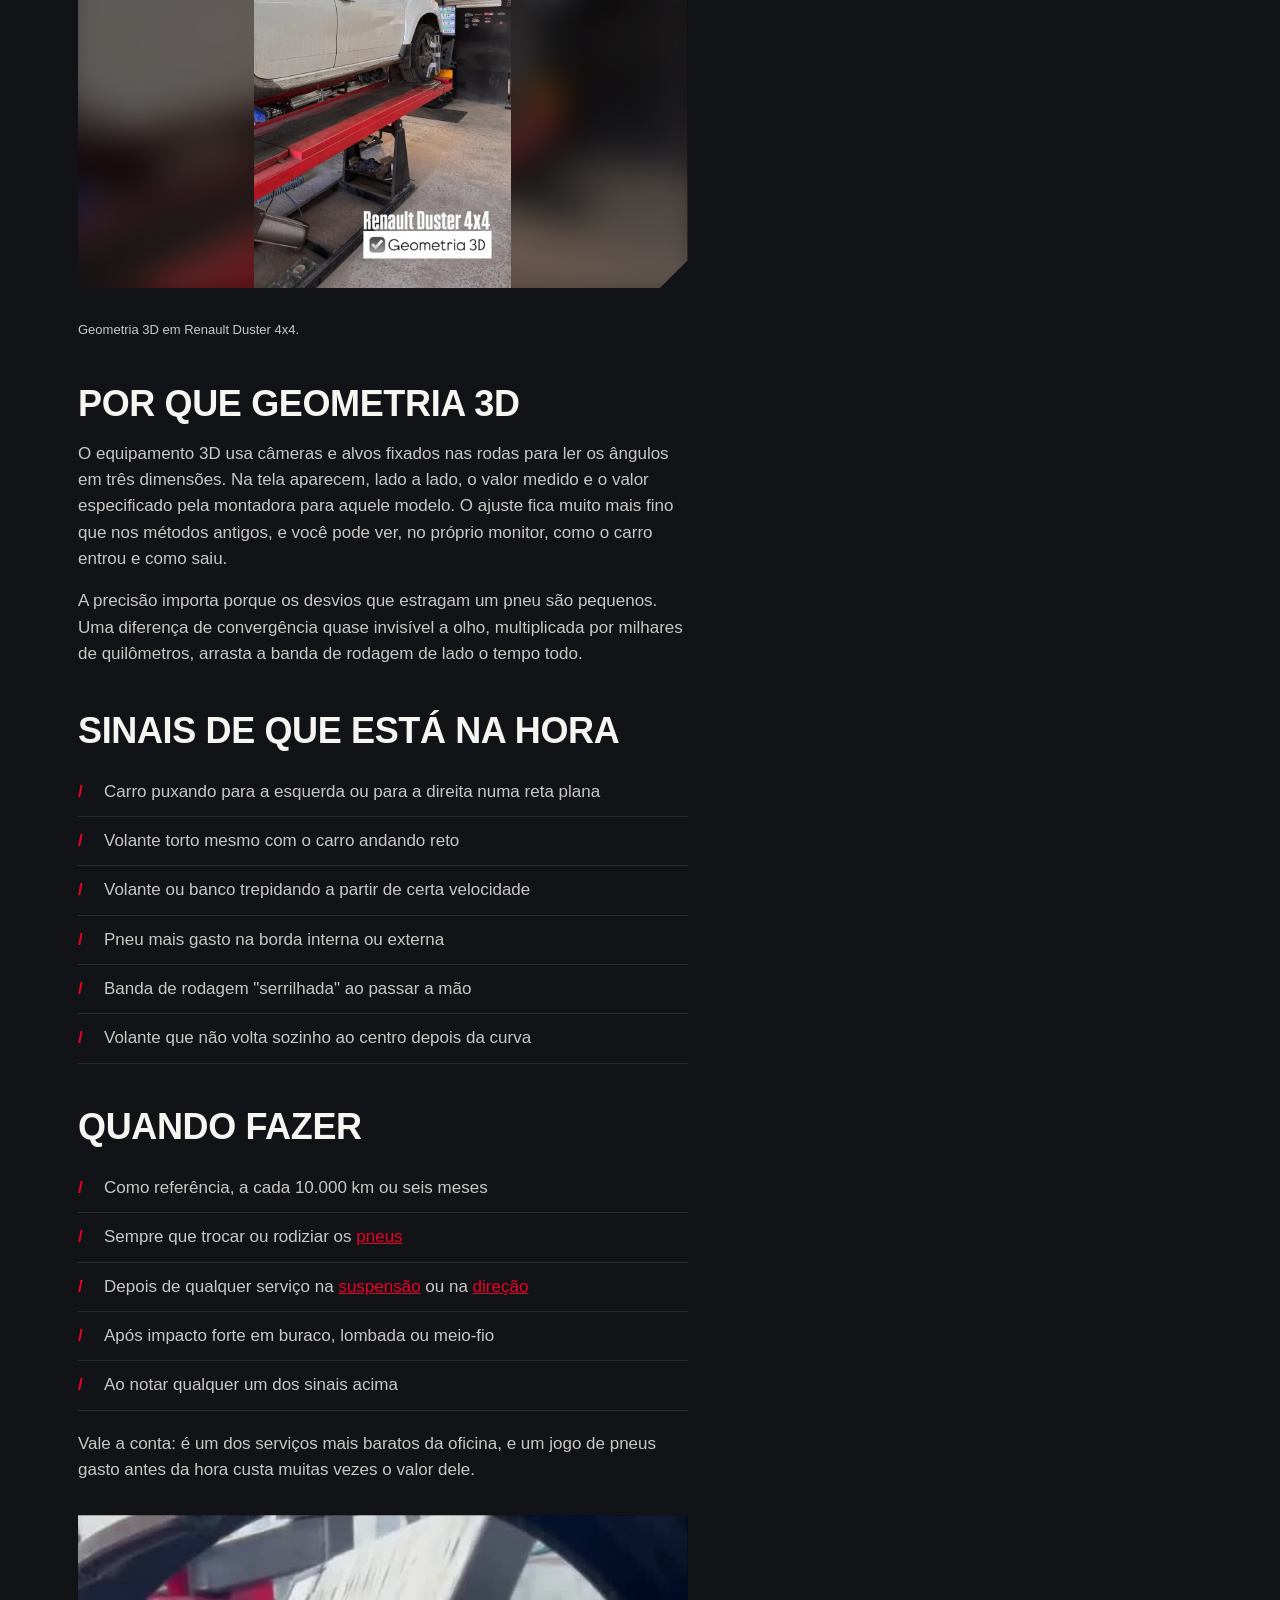
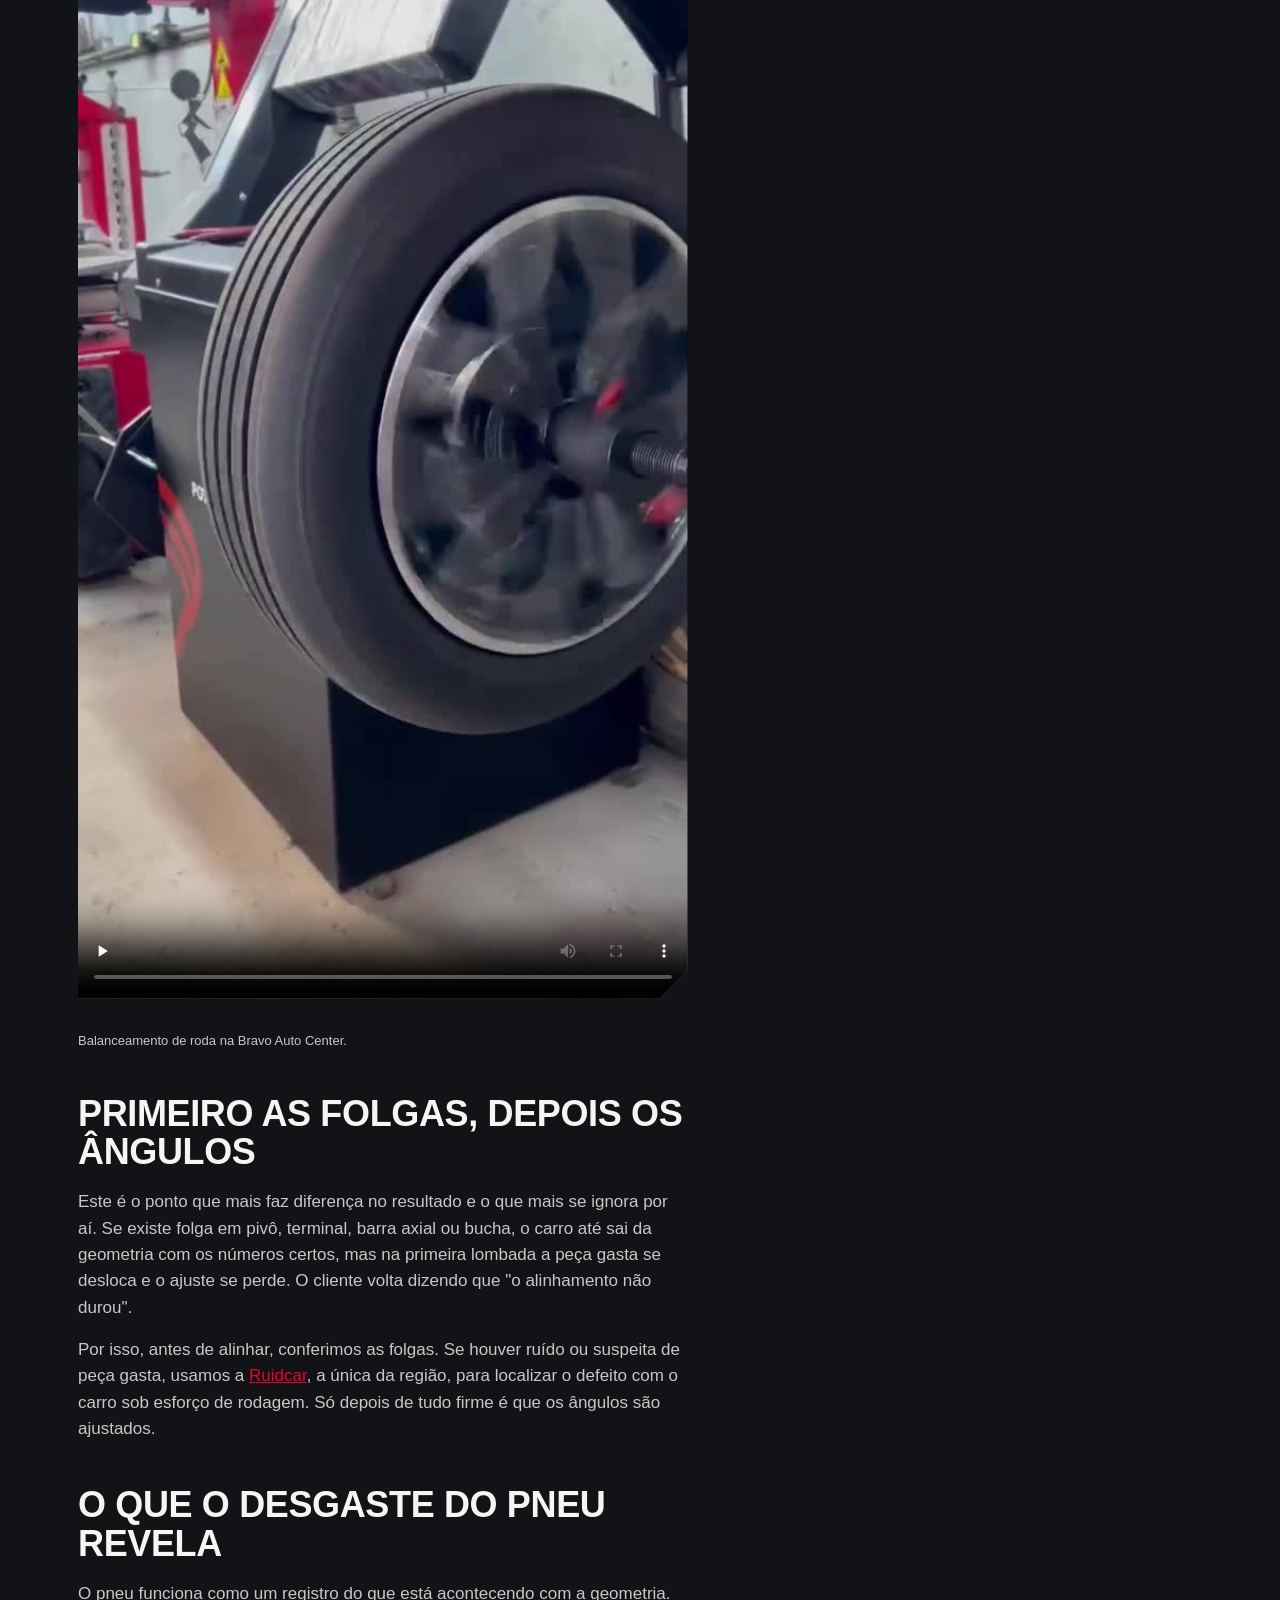
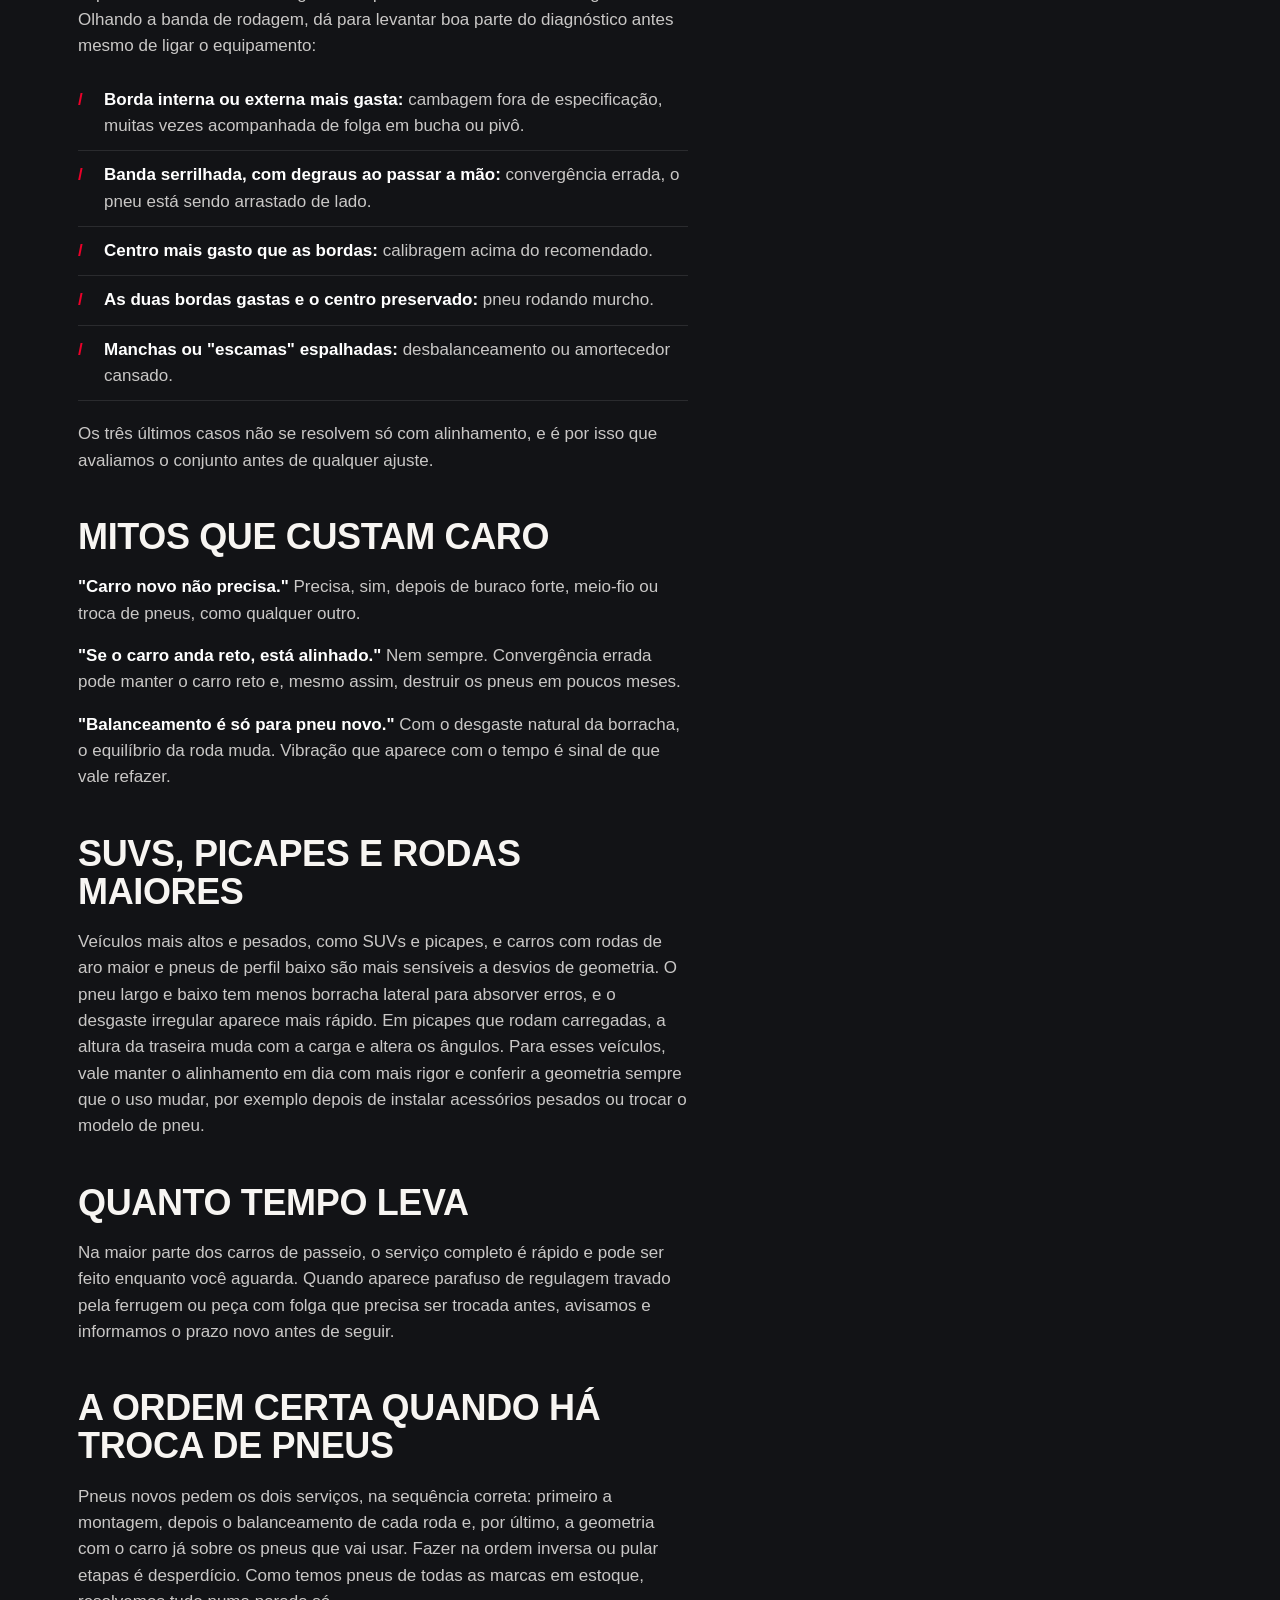
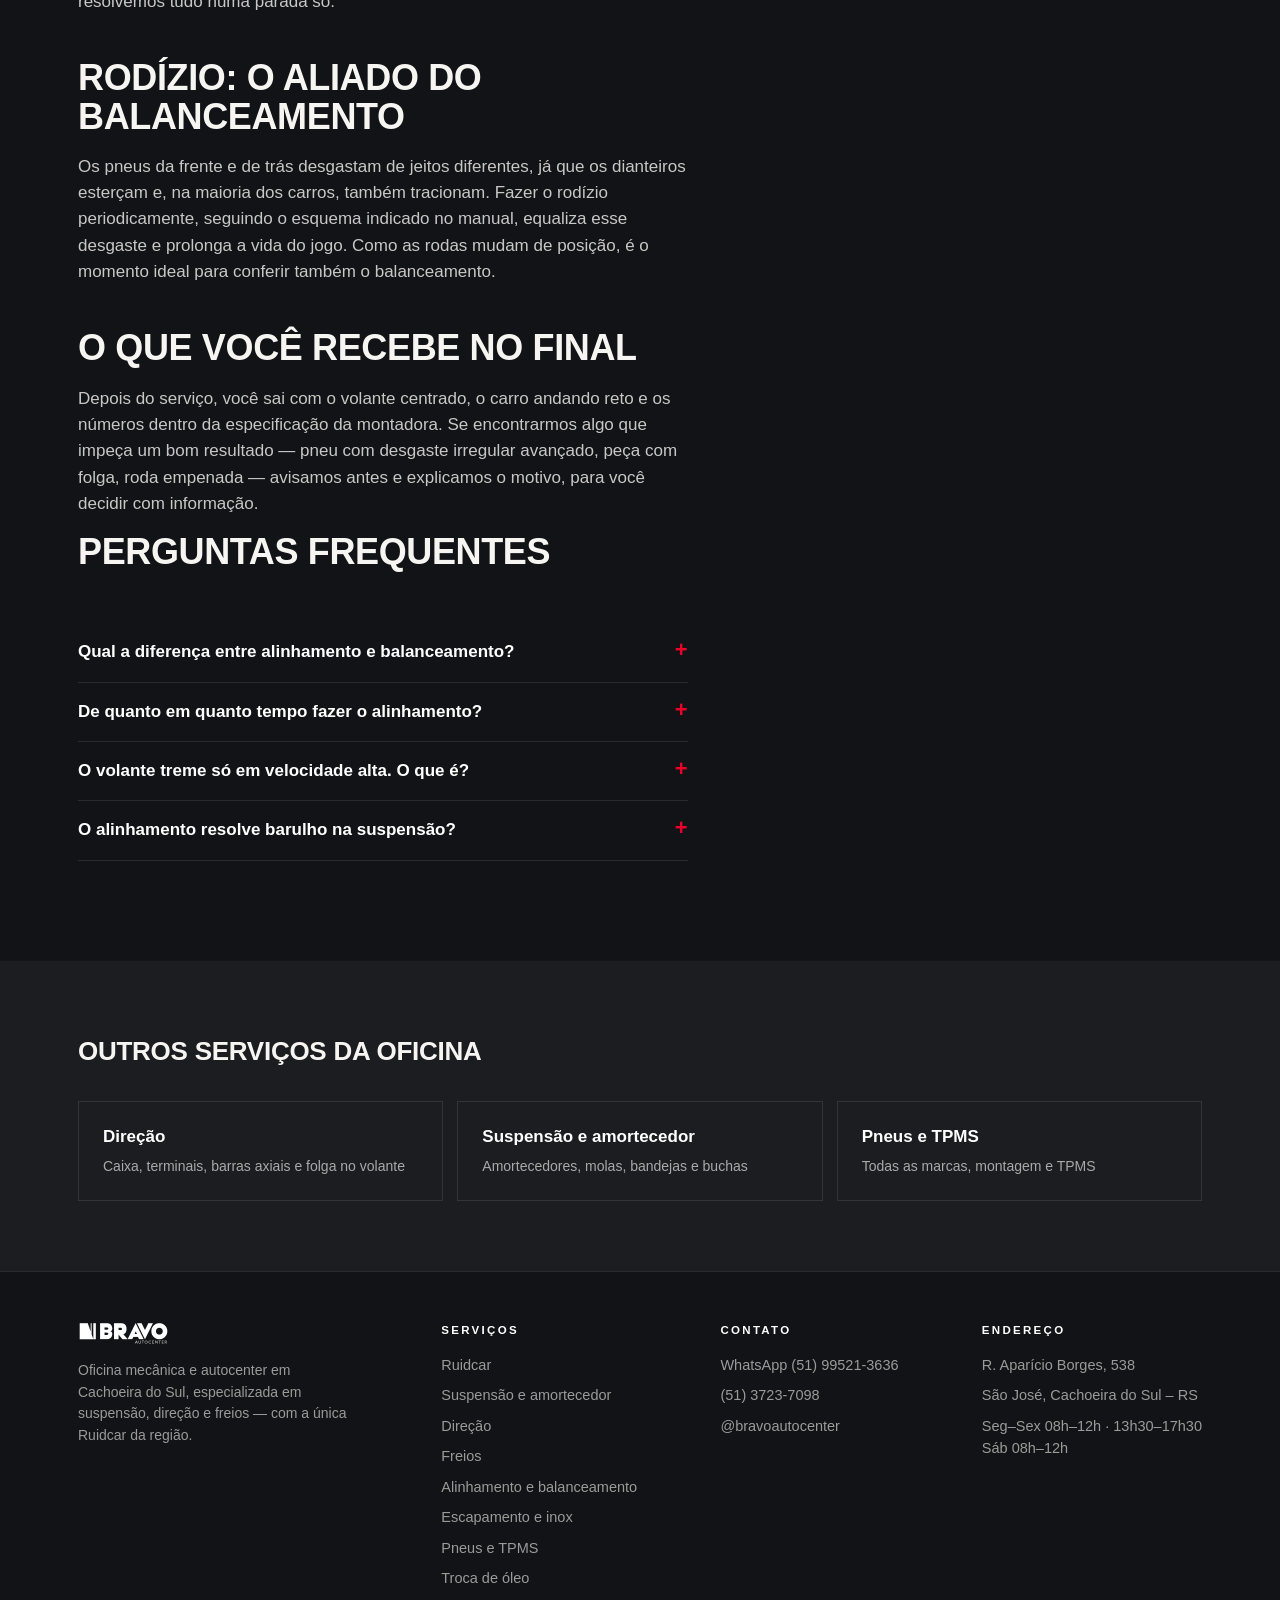
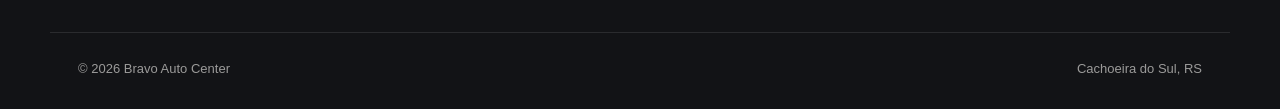
<file: servicos/geometria-balanceamento.html>
<!DOCTYPE html>
<html lang="pt-BR">
<head>
<meta charset="utf-8">
<meta name="viewport" content="width=device-width, initial-scale=1">
<title>Alinhamento e Balanceamento em Cachoeira do Sul | Bravo</title>
<meta name="description" content="Alinhamento com geometria 3D e balanceamento de rodas em Cachoeira do Sul/RS. Corrige carro puxando, volante torto ou trepidando e pneu gastando de um lado.">
<link rel="canonical" href="https://www.bravoautocenter.com.br/servicos/geometria-balanceamento.html">
<meta name="robots" content="index, follow, max-image-preview:large, max-snippet:-1">
<meta name="theme-color" content="#EB0029">
<meta name="format-detection" content="telephone=no">
<link rel="icon" href="../favicon.ico" sizes="any">
<link rel="icon" type="image/png" sizes="32x32" href="../assets/img/favicon-32.png">
<link rel="apple-touch-icon" href="../assets/img/apple-touch-icon.png">
<meta property="og:type" content="website">
<meta property="og:locale" content="pt_BR">
<meta property="og:site_name" content="Bravo Auto Center">
<meta property="og:url" content="https://www.bravoautocenter.com.br/servicos/geometria-balanceamento.html">
<meta property="og:title" content="Alinhamento 3D e balanceamento em Cachoeira do Sul | Bravo Auto Center">
<meta property="og:description" content="Alinhamento com geometria 3D e balanceamento de rodas em Cachoeira do Sul/RS. Corrige carro puxando, volante torto ou trepidando e pneu gastando de um lado.">
<meta property="og:image" content="https://www.bravoautocenter.com.br/assets/img/og-image.jpg">
<meta property="og:image:width" content="1200">
<meta property="og:image:height" content="630">
<meta property="og:image:alt" content="Fachada da Bravo Auto Center em Cachoeira do Sul">
<meta name="twitter:card" content="summary_large_image">
<meta name="twitter:title" content="Alinhamento 3D e balanceamento em Cachoeira do Sul | Bravo Auto Center">
<meta name="twitter:description" content="Alinhamento com geometria 3D e balanceamento de rodas em Cachoeira do Sul/RS. Corrige carro puxando, volante torto ou trepidando e pneu gastando de um lado.">
<meta name="twitter:image" content="https://www.bravoautocenter.com.br/assets/img/og-image.jpg">

<link rel="stylesheet" href="../assets/css/style.css">
<script>document.documentElement.classList.add('js')</script>
<script src="../assets/js/main.js" defer></script>
<script type="application/ld+json">
{
 "@context": "https://schema.org",
 "@graph": [
  {
   "@type": "WebSite",
   "@id": "https://www.bravoautocenter.com.br/#website",
   "url": "https://www.bravoautocenter.com.br/",
   "name": "Bravo Auto Center",
   "inLanguage": "pt-BR",
   "publisher": {
    "@id": "https://www.bravoautocenter.com.br/#oficina"
   }
  },
  {
   "@type": "AutoRepair",
   "@id": "https://www.bravoautocenter.com.br/#oficina",
   "name": "Bravo Auto Center",
   "alternateName": [
    "Bravo Autocenter",
    "Bravo Escapamentos"
   ],
   "description": "Oficina mecânica e autocenter em Cachoeira do Sul/RS especializada em suspensão, direção e freios, com a única Ruidcar da região para diagnóstico de ruídos. Também faz alinhamento 3D, balanceamento, pneus, escapamento em aço inox e troca de óleo.",
   "url": "https://www.bravoautocenter.com.br/",
   "telephone": "+55-51-3723-7098",
   "image": [
    "https://www.bravoautocenter.com.br/assets/img/hero-fachada-carro.jpg",
    "https://www.bravoautocenter.com.br/assets/img/fachada.jpg"
   ],
   "logo": {
    "@type": "ImageObject",
    "@id": "https://www.bravoautocenter.com.br/#logo",
    "url": "https://www.bravoautocenter.com.br/assets/img/logo-bravo.png",
    "width": 733,
    "height": 191
   },
   "priceRange": "$$",
   "currenciesAccepted": "BRL",
   "address": {
    "@type": "PostalAddress",
    "streetAddress": "Rua Aparício Borges, 538",
    "addressLocality": "Cachoeira do Sul",
    "addressRegion": "RS",
    "postalCode": "96503-550",
    "addressCountry": "BR"
   },
   "geo": {
    "@type": "GeoCoordinates",
    "latitude": -30.0292459,
    "longitude": -52.9058683
   },
   "hasMap": "https://maps.app.goo.gl/3HpLLAMCEZCEs7Q38",
   "areaServed": {
    "@type": "City",
    "name": "Cachoeira do Sul",
    "containedInPlace": {
     "@type": "State",
     "name": "Rio Grande do Sul"
    }
   },
   "openingHoursSpecification": [
    {
     "@type": "OpeningHoursSpecification",
     "dayOfWeek": [
      "Monday",
      "Tuesday",
      "Wednesday",
      "Thursday",
      "Friday"
     ],
     "opens": "08:00",
     "closes": "12:00"
    },
    {
     "@type": "OpeningHoursSpecification",
     "dayOfWeek": [
      "Monday",
      "Tuesday",
      "Wednesday",
      "Thursday",
      "Friday"
     ],
     "opens": "13:30",
     "closes": "17:30"
    },
    {
     "@type": "OpeningHoursSpecification",
     "dayOfWeek": "Saturday",
     "opens": "08:00",
     "closes": "12:00"
    }
   ],
   "sameAs": [
    "https://www.instagram.com/bravoautocenter",
    "https://maps.app.goo.gl/3HpLLAMCEZCEs7Q38"
   ],
   "knowsAbout": [
    "Diagnóstico de suspensão com Ruidcar",
    "Suspensão automotiva",
    "Amortecedores",
    "Sistema de direção",
    "Freios e ABS",
    "Alinhamento e balanceamento",
    "Escapamento e solda em aço inox",
    "Pneus e TPMS",
    "Troca de óleo"
   ],
   "hasOfferCatalog": {
    "@type": "OfferCatalog",
    "name": "Serviços da Bravo Auto Center",
    "itemListElement": [
     {
      "@type": "Offer",
      "itemOffered": {
       "@id": "https://www.bravoautocenter.com.br/servicos/ruidcar.html#servico"
      }
     },
     {
      "@type": "Offer",
      "itemOffered": {
       "@id": "https://www.bravoautocenter.com.br/servicos/suspensao-ruidcar.html#servico"
      }
     },
     {
      "@type": "Offer",
      "itemOffered": {
       "@id": "https://www.bravoautocenter.com.br/servicos/direcao.html#servico"
      }
     },
     {
      "@type": "Offer",
      "itemOffered": {
       "@id": "https://www.bravoautocenter.com.br/servicos/freios.html#servico"
      }
     },
     {
      "@type": "Offer",
      "itemOffered": {
       "@id": "https://www.bravoautocenter.com.br/servicos/geometria-balanceamento.html#servico"
      }
     },
     {
      "@type": "Offer",
      "itemOffered": {
       "@id": "https://www.bravoautocenter.com.br/servicos/escapamento.html#servico"
      }
     },
     {
      "@type": "Offer",
      "itemOffered": {
       "@id": "https://www.bravoautocenter.com.br/servicos/pneus.html#servico"
      }
     },
     {
      "@type": "Offer",
      "itemOffered": {
       "@id": "https://www.bravoautocenter.com.br/servicos/troca-de-oleo.html#servico"
      }
     }
    ]
   }
  },
  {
   "@type": "BreadcrumbList",
   "@id": "https://www.bravoautocenter.com.br/servicos/geometria-balanceamento.html#breadcrumb",
   "itemListElement": [
    {
     "@type": "ListItem",
     "position": 1,
     "name": "Início",
     "item": "https://www.bravoautocenter.com.br/"
    },
    {
     "@type": "ListItem",
     "position": 2,
     "name": "Alinhamento e balanceamento",
     "item": "https://www.bravoautocenter.com.br/servicos/geometria-balanceamento.html"
    }
   ]
  },
  {
   "@type": "WebPage",
   "@id": "https://www.bravoautocenter.com.br/servicos/geometria-balanceamento.html#webpage",
   "url": "https://www.bravoautocenter.com.br/servicos/geometria-balanceamento.html",
   "name": "Alinhamento e Balanceamento em Cachoeira do Sul | Bravo",
   "description": "Alinhamento com geometria 3D e balanceamento de rodas em Cachoeira do Sul/RS. Corrige carro puxando, volante torto ou trepidando e pneu gastando de um lado.",
   "inLanguage": "pt-BR",
   "isPartOf": {
    "@id": "https://www.bravoautocenter.com.br/#website"
   },
   "breadcrumb": {
    "@id": "https://www.bravoautocenter.com.br/servicos/geometria-balanceamento.html#breadcrumb"
   },
   "about": {
    "@id": "https://www.bravoautocenter.com.br/#oficina"
   },
   "primaryImageOfPage": {
    "@type": "ImageObject",
    "url": "https://www.bravoautocenter.com.br/assets/img/geometria.jpg"
   },
   "dateModified": "2026-10-30",
   "mainEntity": {
    "@id": "https://www.bravoautocenter.com.br/servicos/geometria-balanceamento.html#servico"
   }
  },
  {
   "@type": "Service",
   "@id": "https://www.bravoautocenter.com.br/servicos/ruidcar.html#servico",
   "name": "Diagnóstico de ruídos com Ruidcar",
   "serviceType": "Diagnóstico de ruído de suspensão",
   "description": "Diagnóstico de ruídos de suspensão, direção e carroceria com o equipamento Ruidcar, que simula o comportamento de rodagem com o veículo suspenso no elevador. Único na região de Cachoeira do Sul/RS.",
   "url": "https://www.bravoautocenter.com.br/servicos/ruidcar.html",
   "provider": {
    "@id": "https://www.bravoautocenter.com.br/#oficina"
   },
   "areaServed": {
    "@type": "City",
    "name": "Cachoeira do Sul"
   }
  },
  {
   "@type": "Service",
   "@id": "https://www.bravoautocenter.com.br/servicos/suspensao-ruidcar.html#servico",
   "name": "Conserto de suspensão e troca de amortecedor",
   "serviceType": "Reparo de suspensão automotiva",
   "description": "Conserto de suspensão em Cachoeira do Sul/RS: troca de amortecedores, molas, bandejas, bieletas, pivôs, buchas, batentes e coxins, com diagnóstico pela Ruidcar.",
   "url": "https://www.bravoautocenter.com.br/servicos/suspensao-ruidcar.html",
   "provider": {
    "@id": "https://www.bravoautocenter.com.br/#oficina"
   },
   "areaServed": {
    "@type": "City",
    "name": "Cachoeira do Sul"
   }
  },
  {
   "@type": "Service",
   "@id": "https://www.bravoautocenter.com.br/servicos/direcao.html#servico",
   "name": "Conserto do sistema de direção",
   "serviceType": "Reparo de direção automotiva",
   "description": "Diagnóstico e reparo do sistema de direção em Cachoeira do Sul/RS: caixa de direção, terminais, barras axiais, coifas, direção hidráulica e elétrica, com Ruidcar e scanner.",
   "url": "https://www.bravoautocenter.com.br/servicos/direcao.html",
   "provider": {
    "@id": "https://www.bravoautocenter.com.br/#oficina"
   },
   "areaServed": {
    "@type": "City",
    "name": "Cachoeira do Sul"
   }
  },
  {
   "@type": "Service",
   "@id": "https://www.bravoautocenter.com.br/servicos/freios.html#servico",
   "name": "Reparo e manutenção de freios",
   "serviceType": "Reparo de freios automotivos",
   "description": "Serviço de freios em Cachoeira do Sul/RS: pastilhas, usinagem e troca de discos, freio a tambor, pinças, sangria, troca de fluido e diagnóstico de ABS com scanner.",
   "url": "https://www.bravoautocenter.com.br/servicos/freios.html",
   "provider": {
    "@id": "https://www.bravoautocenter.com.br/#oficina"
   },
   "areaServed": {
    "@type": "City",
    "name": "Cachoeira do Sul"
   }
  },
  {
   "@type": "Service",
   "@id": "https://www.bravoautocenter.com.br/servicos/geometria-balanceamento.html#servico",
   "name": "Alinhamento 3D e balanceamento",
   "serviceType": "Alinhamento de direção e balanceamento de rodas",
   "description": "Alinhamento com equipamento de geometria 3D e balanceamento de rodas em Cachoeira do Sul/RS.",
   "url": "https://www.bravoautocenter.com.br/servicos/geometria-balanceamento.html",
   "provider": {
    "@id": "https://www.bravoautocenter.com.br/#oficina"
   },
   "areaServed": {
    "@type": "City",
    "name": "Cachoeira do Sul"
   }
  },
  {
   "@type": "Service",
   "@id": "https://www.bravoautocenter.com.br/servicos/escapamento.html#servico",
   "name": "Escapamento e solda em aço inox",
   "serviceType": "Troca e conserto de escapamento",
   "description": "Troca, conserto e fabricação de escapamento em Cachoeira do Sul/RS, com solda em aço inox e instalação de ponteiras esportivas.",
   "url": "https://www.bravoautocenter.com.br/servicos/escapamento.html",
   "provider": {
    "@id": "https://www.bravoautocenter.com.br/#oficina"
   },
   "areaServed": {
    "@type": "City",
    "name": "Cachoeira do Sul"
   }
  },
  {
   "@type": "Service",
   "@id": "https://www.bravoautocenter.com.br/servicos/pneus.html#servico",
   "name": "Venda e montagem de pneus",
   "serviceType": "Venda e montagem de pneus",
   "description": "Venda e montagem de pneus de todas as marcas em Cachoeira do Sul/RS, com balanceamento, rodízio e atendimento a sistemas TPMS.",
   "url": "https://www.bravoautocenter.com.br/servicos/pneus.html",
   "provider": {
    "@id": "https://www.bravoautocenter.com.br/#oficina"
   },
   "areaServed": {
    "@type": "City",
    "name": "Cachoeira do Sul"
   }
  },
  {
   "@type": "Service",
   "@id": "https://www.bravoautocenter.com.br/servicos/troca-de-oleo.html#servico",
   "name": "Troca de óleo e filtros",
   "serviceType": "Troca de óleo de motor",
   "description": "Troca de óleo e filtros em Cachoeira do Sul/RS com óleo original Volkswagen e ACDelco (GM), Petronas Selénia e Syntium, Elf Evolution, Shell Helix, Mobil Super e Lubrax.",
   "url": "https://www.bravoautocenter.com.br/servicos/troca-de-oleo.html",
   "provider": {
    "@id": "https://www.bravoautocenter.com.br/#oficina"
   },
   "areaServed": {
    "@type": "City",
    "name": "Cachoeira do Sul"
   }
  },
  {
   "@type": "FAQPage",
   "@id": "https://www.bravoautocenter.com.br/servicos/geometria-balanceamento.html#perguntas",
   "isPartOf": {
    "@id": "https://www.bravoautocenter.com.br/servicos/geometria-balanceamento.html#webpage"
   },
   "mainEntity": [
    {
     "@type": "Question",
     "name": "Qual a diferença entre alinhamento e balanceamento?",
     "acceptedAnswer": {
      "@type": "Answer",
      "text": "O alinhamento ajusta os ângulos das rodas e corrige carro puxando e desgaste irregular do pneu. O balanceamento corrige a distribuição de peso do conjunto roda e pneu e elimina a trepidação em determinada velocidade. São serviços complementares."
     }
    },
    {
     "@type": "Question",
     "name": "De quanto em quanto tempo fazer o alinhamento?",
     "acceptedAnswer": {
      "@type": "Answer",
      "text": "Como referência, a cada 10.000 km ou seis meses, e sempre que trocar pneus, mexer na suspensão ou na direção ou bater forte em buraco ou meio-fio."
     }
    },
    {
     "@type": "Question",
     "name": "O volante treme só em velocidade alta. O que é?",
     "acceptedAnswer": {
      "@type": "Answer",
      "text": "Trepidação que aparece acima de certa velocidade e some abaixo dela costuma ser desbalanceamento. Se o carro também puxa para um lado, há alinhamento envolvido. Avaliamos os dois."
     }
    },
    {
     "@type": "Question",
     "name": "O alinhamento resolve barulho na suspensão?",
     "acceptedAnswer": {
      "@type": "Answer",
      "text": "Não. O alinhamento corrige ângulos, não folgas. Se há ruído, a peça gasta precisa ser localizada e trocada antes de alinhar, e para isso temos a Ruidcar."
     }
    }
   ]
  }
 ]
}
</script>
</head>
<body>
<a class="skip-link" href="#conteudo">Pular para o conteúdo</a>
<header class="nav scrolled" id="nav" data-sticky="fixed">
  <a href="../index.html" class="nav-logo" aria-label="Bravo Auto Center — página inicial">
    <img src="../assets/img/logo-bravo-white.png" width="733" height="191" alt="Bravo Auto Center"></a>
  <nav class="nav-right" aria-label="Principal">
    <ul class="nav-links">
      <li><a href="../servicos/ruidcar.html" class="nav-ruidcar">Ruidcar</a></li><li><a href="../servicos/suspensao-ruidcar.html">Suspensão</a></li><li><a href="../servicos/direcao.html">Direção</a></li><li><a href="../servicos/freios.html">Freios</a></li><li><a href="../index.html#servicos">Serviços</a></li><li><a href="../index.html#localizacao">Contato</a></li>
    </ul>
    <button class="nav-burger" type="button" aria-label="Abrir menu" aria-expanded="false" aria-controls="mmenu" data-menu-open>☰</button>
  </nav>
</header>
<div id="mmenu" class="mobile-menu" aria-hidden="true">
  <div class="mobile-menu-top">
    <img src="../assets/img/logo-bravo-white.png" width="733" height="191" alt="Bravo Auto Center" style="height:22px;width:auto">
    <button class="mobile-close" type="button" aria-label="Fechar menu" data-menu-close>×</button>
  </div>
  <ul><li><a href="../servicos/ruidcar.html" class="m-ruidcar">Ruidcar</a></li><li><a href="../servicos/suspensao-ruidcar.html">Suspensão</a></li><li><a href="../servicos/direcao.html">Direção</a></li><li><a href="../servicos/freios.html">Freios</a></li><li><a href="../index.html#servicos">Serviços</a></li><li><a href="../index.html#localizacao">Contato</a></li></ul>
  <a class="btn btn-white" href="https://wa.me/5551995213636" target="_blank" rel="noopener">Chamar no WhatsApp</a>
</div>
<main id="conteudo">
<section class="sub-hero">
  <div class="sub-hero-inner">
    <nav class="breadcrumb" aria-label="Você está aqui">
      <a href="../index.html">Início</a><span aria-hidden="true">/</span><span aria-current="page">Alinhamento e balanceamento</span>
    </nav>
    
    <h1>Alinhamento e balanceamento em Cachoeira do Sul</h1>
    <p class="lead">Alinhamento com geometria 3D e balanceamento de rodas: direção firme, volante centrado e pneus durando o que devem durar.</p>
    <div class="hero-actions">
      <a class="btn btn-white" href="https://wa.me/5551995213636?text=Ol%C3%A1%21%20Gostaria%20de%20agendar%20alinhamento%20e%20balanceamento." target="_blank" rel="noopener">Agendar alinhamento</a>
      <a class="btn btn-outline-dark" href="tel:+555137237098">(51) 3723-7098</a>
    </div>
  </div>
</section>
<section class="sub-body">
  <div class="sub-grid">
    <article class="sub-content">
      <h2>Dois serviços diferentes que se completam</h2>
      <p>Alinhamento e balanceamento costumam ser pedidos juntos, e por isso muita gente acha que são a mesma coisa. Não são. Entender a diferença ajuda você a saber o que pedir e a identificar o que o carro está tentando dizer.</p>
      <h3>Alinhamento (geometria)</h3>
      <p>Ajusta os ângulos das rodas em relação ao solo, à carroceria e entre si. São três medidas principais: <strong>cambagem</strong>, a inclinação da roda vista de frente; <strong>cáster</strong>, a inclinação do eixo de esterçamento vista de lado, que ajuda o volante a voltar ao centro; e <strong>convergência</strong>, o quanto as rodas apontam para dentro ou para fora vistas de cima. É o serviço que corrige carro puxando, volante torto e pneu gastando só de uma borda.</p>
      <h3>Balanceamento</h3>
      <p>Corrige a distribuição de peso do conjunto roda e pneu. Nenhum pneu sai de fábrica com o peso perfeitamente distribuído, e um desequilíbrio de poucos gramas já gera vibração perceptível numa determinada faixa de velocidade. Pequenos contrapesos de chumbo ou zinco, colocados no ponto certo da roda, compensam essa diferença.</p>

      <figure class="sub-figure contain"><div class="bg-blur" style="background-image:url('../assets/img/geometria.jpg')"></div><picture><source srcset="../assets/img/geometria.webp" type="image/webp"><img src="../assets/img/geometria.jpg" width="720" height="1280" alt="Renault Duster 4x4 no equipamento de geometria 3D da Bravo Auto Center" loading="lazy" decoding="async"></picture></figure>
      <p class="figcap">Geometria 3D em Renault Duster 4x4.</p>

      <h2>Por que geometria 3D</h2>
      <p>O equipamento 3D usa câmeras e alvos fixados nas rodas para ler os ângulos em três dimensões. Na tela aparecem, lado a lado, o valor medido e o valor especificado pela montadora para aquele modelo. O ajuste fica muito mais fino que nos métodos antigos, e você pode ver, no próprio monitor, como o carro entrou e como saiu.</p>
      <p>A precisão importa porque os desvios que estragam um pneu são pequenos. Uma diferença de convergência quase invisível a olho, multiplicada por milhares de quilômetros, arrasta a banda de rodagem de lado o tempo todo.</p>

      <h2>Sinais de que está na hora</h2>
      <ul>
        <li>Carro puxando para a esquerda ou para a direita numa reta plana</li>
        <li>Volante torto mesmo com o carro andando reto</li>
        <li>Volante ou banco trepidando a partir de certa velocidade</li>
        <li>Pneu mais gasto na borda interna ou externa</li>
        <li>Banda de rodagem "serrilhada" ao passar a mão</li>
        <li>Volante que não volta sozinho ao centro depois da curva</li>
      </ul>

      <h2>Quando fazer</h2>
      <ul>
        <li>Como referência, a cada 10.000 km ou seis meses</li>
        <li>Sempre que trocar ou rodiziar os <a href="pneus.html">pneus</a></li>
        <li>Depois de qualquer serviço na <a href="suspensao-ruidcar.html">suspensão</a> ou na <a href="direcao.html">direção</a></li>
        <li>Após impacto forte em buraco, lombada ou meio-fio</li>
        <li>Ao notar qualquer um dos sinais acima</li>
      </ul>
      <p>Vale a conta: é um dos serviços mais baratos da oficina, e um jogo de pneus gasto antes da hora custa muitas vezes o valor dele.</p>

      <figure class="sub-figure"><video controls playsinline preload="none" poster="../assets/img/poster-balanceamento.jpg" aria-label="Vídeo de balanceamento de roda na Bravo Auto Center"><source src="../assets/video/balanceamento.mp4" type="video/mp4"></video></figure>
      <p class="figcap">Balanceamento de roda na Bravo Auto Center.</p>

      <h2>Primeiro as folgas, depois os ângulos</h2>
      <p>Este é o ponto que mais faz diferença no resultado e o que mais se ignora por aí. Se existe folga em pivô, terminal, barra axial ou bucha, o carro até sai da geometria com os números certos, mas na primeira lombada a peça gasta se desloca e o ajuste se perde. O cliente volta dizendo que "o alinhamento não durou".</p>
      <p>Por isso, antes de alinhar, conferimos as folgas. Se houver ruído ou suspeita de peça gasta, usamos a <a href="ruidcar.html">Ruidcar</a>, a única da região, para localizar o defeito com o carro sob esforço de rodagem. Só depois de tudo firme é que os ângulos são ajustados.</p>

      <h2>O que o desgaste do pneu revela</h2>
      <p>O pneu funciona como um registro do que está acontecendo com a geometria. Olhando a banda de rodagem, dá para levantar boa parte do diagnóstico antes mesmo de ligar o equipamento:</p>
      <ul>
        <li><strong>Borda interna ou externa mais gasta:</strong> cambagem fora de especificação, muitas vezes acompanhada de folga em bucha ou pivô.</li>
        <li><strong>Banda serrilhada, com degraus ao passar a mão:</strong> convergência errada, o pneu está sendo arrastado de lado.</li>
        <li><strong>Centro mais gasto que as bordas:</strong> calibragem acima do recomendado.</li>
        <li><strong>As duas bordas gastas e o centro preservado:</strong> pneu rodando murcho.</li>
        <li><strong>Manchas ou "escamas" espalhadas:</strong> desbalanceamento ou amortecedor cansado.</li>
      </ul>
      <p>Os três últimos casos não se resolvem só com alinhamento, e é por isso que avaliamos o conjunto antes de qualquer ajuste.</p>

      <h2>Mitos que custam caro</h2>
      <p><strong>"Carro novo não precisa."</strong> Precisa, sim, depois de buraco forte, meio-fio ou troca de pneus, como qualquer outro.</p>
      <p><strong>"Se o carro anda reto, está alinhado."</strong> Nem sempre. Convergência errada pode manter o carro reto e, mesmo assim, destruir os pneus em poucos meses.</p>
      <p><strong>"Balanceamento é só para pneu novo."</strong> Com o desgaste natural da borracha, o equilíbrio da roda muda. Vibração que aparece com o tempo é sinal de que vale refazer.</p>

      <h2>SUVs, picapes e rodas maiores</h2>
      <p>Veículos mais altos e pesados, como SUVs e picapes, e carros com rodas de aro maior e pneus de perfil baixo são mais sensíveis a desvios de geometria. O pneu largo e baixo tem menos borracha lateral para absorver erros, e o desgaste irregular aparece mais rápido. Em picapes que rodam carregadas, a altura da traseira muda com a carga e altera os ângulos. Para esses veículos, vale manter o alinhamento em dia com mais rigor e conferir a geometria sempre que o uso mudar, por exemplo depois de instalar acessórios pesados ou trocar o modelo de pneu.</p>

      <h2>Quanto tempo leva</h2>
      <p>Na maior parte dos carros de passeio, o serviço completo é rápido e pode ser feito enquanto você aguarda. Quando aparece parafuso de regulagem travado pela ferrugem ou peça com folga que precisa ser trocada antes, avisamos e informamos o prazo novo antes de seguir.</p>

      <h2>A ordem certa quando há troca de pneus</h2>
      <p>Pneus novos pedem os dois serviços, na sequência correta: primeiro a montagem, depois o balanceamento de cada roda e, por último, a geometria com o carro já sobre os pneus que vai usar. Fazer na ordem inversa ou pular etapas é desperdício. Como temos pneus de todas as marcas em estoque, resolvemos tudo numa parada só.</p>

      <h2>Rodízio: o aliado do balanceamento</h2>
      <p>Os pneus da frente e de trás desgastam de jeitos diferentes, já que os dianteiros esterçam e, na maioria dos carros, também tracionam. Fazer o rodízio periodicamente, seguindo o esquema indicado no manual, equaliza esse desgaste e prolonga a vida do jogo. Como as rodas mudam de posição, é o momento ideal para conferir também o balanceamento.</p>

      <h2>O que você recebe no final</h2>
      <p>Depois do serviço, você sai com o volante centrado, o carro andando reto e os números dentro da especificação da montadora. Se encontrarmos algo que impeça um bom resultado — pneu com desgaste irregular avançado, peça com folga, roda empenada — avisamos antes e explicamos o motivo, para você decidir com informação.</p>

      <section aria-labelledby="faq-title">
        <h2 id="faq-title">Perguntas frequentes</h2>
        <div class="faq" id="perguntas">
<details><summary>Qual a diferença entre alinhamento e balanceamento?</summary><p>O alinhamento ajusta os ângulos das rodas e corrige carro puxando e desgaste irregular do pneu. O balanceamento corrige a distribuição de peso do conjunto roda e pneu e elimina a trepidação em determinada velocidade. São serviços complementares.</p></details>
<details><summary>De quanto em quanto tempo fazer o alinhamento?</summary><p>Como referência, a cada 10.000 km ou seis meses, e sempre que trocar pneus, mexer na suspensão ou na direção ou bater forte em buraco ou meio-fio.</p></details>
<details><summary>O volante treme só em velocidade alta. O que é?</summary><p>Trepidação que aparece acima de certa velocidade e some abaixo dela costuma ser desbalanceamento. Se o carro também puxa para um lado, há alinhamento envolvido. Avaliamos os dois.</p></details>
<details><summary>O alinhamento resolve barulho na suspensão?</summary><p>Não. O alinhamento corrige ângulos, não folgas. Se há ruído, a peça gasta precisa ser localizada e trocada antes de alinhar, e para isso temos a Ruidcar.</p></details>
</div>
      </section>
    </article>
    <aside class="sub-aside" aria-label="Contato rápido">
  <div class="aside-card">
    <h2 class="aside-title">Agende seu alinhamento</h2>
    <p>Conte o modelo do carro e o que está sentindo: carro puxando, volante tremendo ou pneu gastando torto.</p>
    <a class="btn btn-red" href="https://wa.me/5551995213636?text=Ol%C3%A1%21%20Gostaria%20de%20agendar%20alinhamento%20e%20balanceamento." target="_blank" rel="noopener">Chamar no WhatsApp</a>
    <a class="btn btn-outline-dark" href="tel:+555137237098">(51) 3723-7098</a>
    <dl class="aside-meta">
      <div><dt><strong>Endereço</strong></dt><dd>R. Aparício Borges, 538 — São José, Cachoeira do Sul/RS</dd></div>
      <div><dt><strong>Horário</strong></dt><dd>Seg–Sex 08h–12h e 13h30–17h30 · Sáb 08h–12h</dd></div>
      <div><dt><strong>Avaliação</strong></dt><dd>4,7 ★ · 141 avaliações no Google</dd></div>
    </dl>
  </div>
</aside>
  </div>
</section>
<section class="other-services" aria-labelledby="outros">
  <h2 id="outros">Outros serviços da oficina</h2>
  <div class="other-grid"><a href="../servicos/direcao.html">Direção<span>Caixa, terminais, barras axiais e folga no volante</span></a><a href="../servicos/suspensao-ruidcar.html">Suspensão e amortecedor<span>Amortecedores, molas, bandejas e buchas</span></a><a href="../servicos/pneus.html">Pneus e TPMS<span>Todas as marcas, montagem e TPMS</span></a></div>
</section>
</main>
<footer>
  <div class="foot-grid">
    <div class="foot-brand">
      <img src="../assets/img/logo-bravo-white.png" width="733" height="191" alt="Bravo Auto Center" loading="lazy" style="width:auto">
      <p>Oficina mecânica e autocenter em Cachoeira do Sul, especializada em suspensão, direção e freios — com a única Ruidcar da região.</p>
    </div>
    <nav class="foot-col" aria-label="Serviços">
      <h2 class="kicker" style="color:#fff;margin:0 0 14px">Serviços</h2>
      <a href="../servicos/ruidcar.html">Ruidcar</a><a href="../servicos/suspensao-ruidcar.html">Suspensão e amortecedor</a><a href="../servicos/direcao.html">Direção</a><a href="../servicos/freios.html">Freios</a><a href="../servicos/geometria-balanceamento.html">Alinhamento e balanceamento</a><a href="../servicos/escapamento.html">Escapamento e inox</a><a href="../servicos/pneus.html">Pneus e TPMS</a><a href="../servicos/troca-de-oleo.html">Troca de óleo</a>
    </nav>
    <div class="foot-col">
      <h2 class="kicker" style="color:#fff;margin:0 0 14px">Contato</h2>
      <a href="https://wa.me/5551995213636" target="_blank" rel="noopener">WhatsApp (51) 99521-3636</a>
      <a href="tel:+555137237098">(51) 3723-7098</a>
      <a href="https://www.instagram.com/bravoautocenter" target="_blank" rel="noopener">@bravoautocenter</a>
    </div>
    <address class="foot-col" style="font-style:normal">
      <h2 class="kicker" style="color:#fff;margin:0 0 14px">Endereço</h2>
      <p>R. Aparício Borges, 538</p>
      <p>São José, Cachoeira do Sul – RS</p>
      <p>Seg–Sex 08h–12h · 13h30–17h30<br>Sáb 08h–12h</p>
    </address>
  </div>
  <div class="foot-bottom">
    <span>© <span id="year">2026</span> Bravo Auto Center</span>
    <span>Cachoeira do Sul, RS</span>
  </div>
</footer>
<a class="wa-float" href="https://wa.me/5551995213636" target="_blank" rel="noopener" aria-label="Chamar a Bravo Auto Center no WhatsApp"><svg viewBox="0 0 32 32" xmlns="http://www.w3.org/2000/svg" aria-hidden="true" focusable="false"><path d="M16.04 3C9.42 3 4.05 8.36 4.05 14.97c0 2.11.55 4.17 1.6 5.99L4 29l8.23-1.61a12.02 12.02 0 0 0 3.8.62h.01c6.61 0 11.98-5.36 11.98-11.97C28.02 8.36 22.65 3 16.04 3zm0 21.87h-.01a9.9 9.9 0 0 1-3.47-.63l-.25-.1-4.88.95.98-4.76-.16-.26a9.87 9.87 0 0 1-1.52-5.26c0-5.47 4.46-9.92 9.94-9.92a9.87 9.87 0 0 1 9.93 9.93c0 5.47-4.46 9.92-9.93 9.92zm5.45-7.43c-.3-.15-1.77-.87-2.04-.97-.27-.1-.47-.15-.67.15-.2.3-.77.97-.94 1.17-.17.2-.35.22-.65.07-.3-.15-1.26-.46-2.4-1.48-.89-.79-1.49-1.77-1.66-2.07-.17-.3-.02-.46.13-.61.13-.13.3-.35.45-.52.15-.17.2-.3.3-.5.1-.2.05-.37-.02-.52-.08-.15-.67-1.62-.92-2.22-.24-.58-.49-.5-.67-.51h-.57c-.2 0-.52.07-.8.37-.27.3-1.04 1.02-1.04 2.5 0 1.47 1.07 2.89 1.22 3.09.15.2 2.11 3.22 5.1 4.51.71.31 1.27.49 1.7.63.72.23 1.37.2 1.88.12.57-.09 1.77-.72 2.02-1.42.25-.7.25-1.3.17-1.42-.07-.12-.27-.2-.57-.35z"/></svg></a>
</body>
</html>
</file>
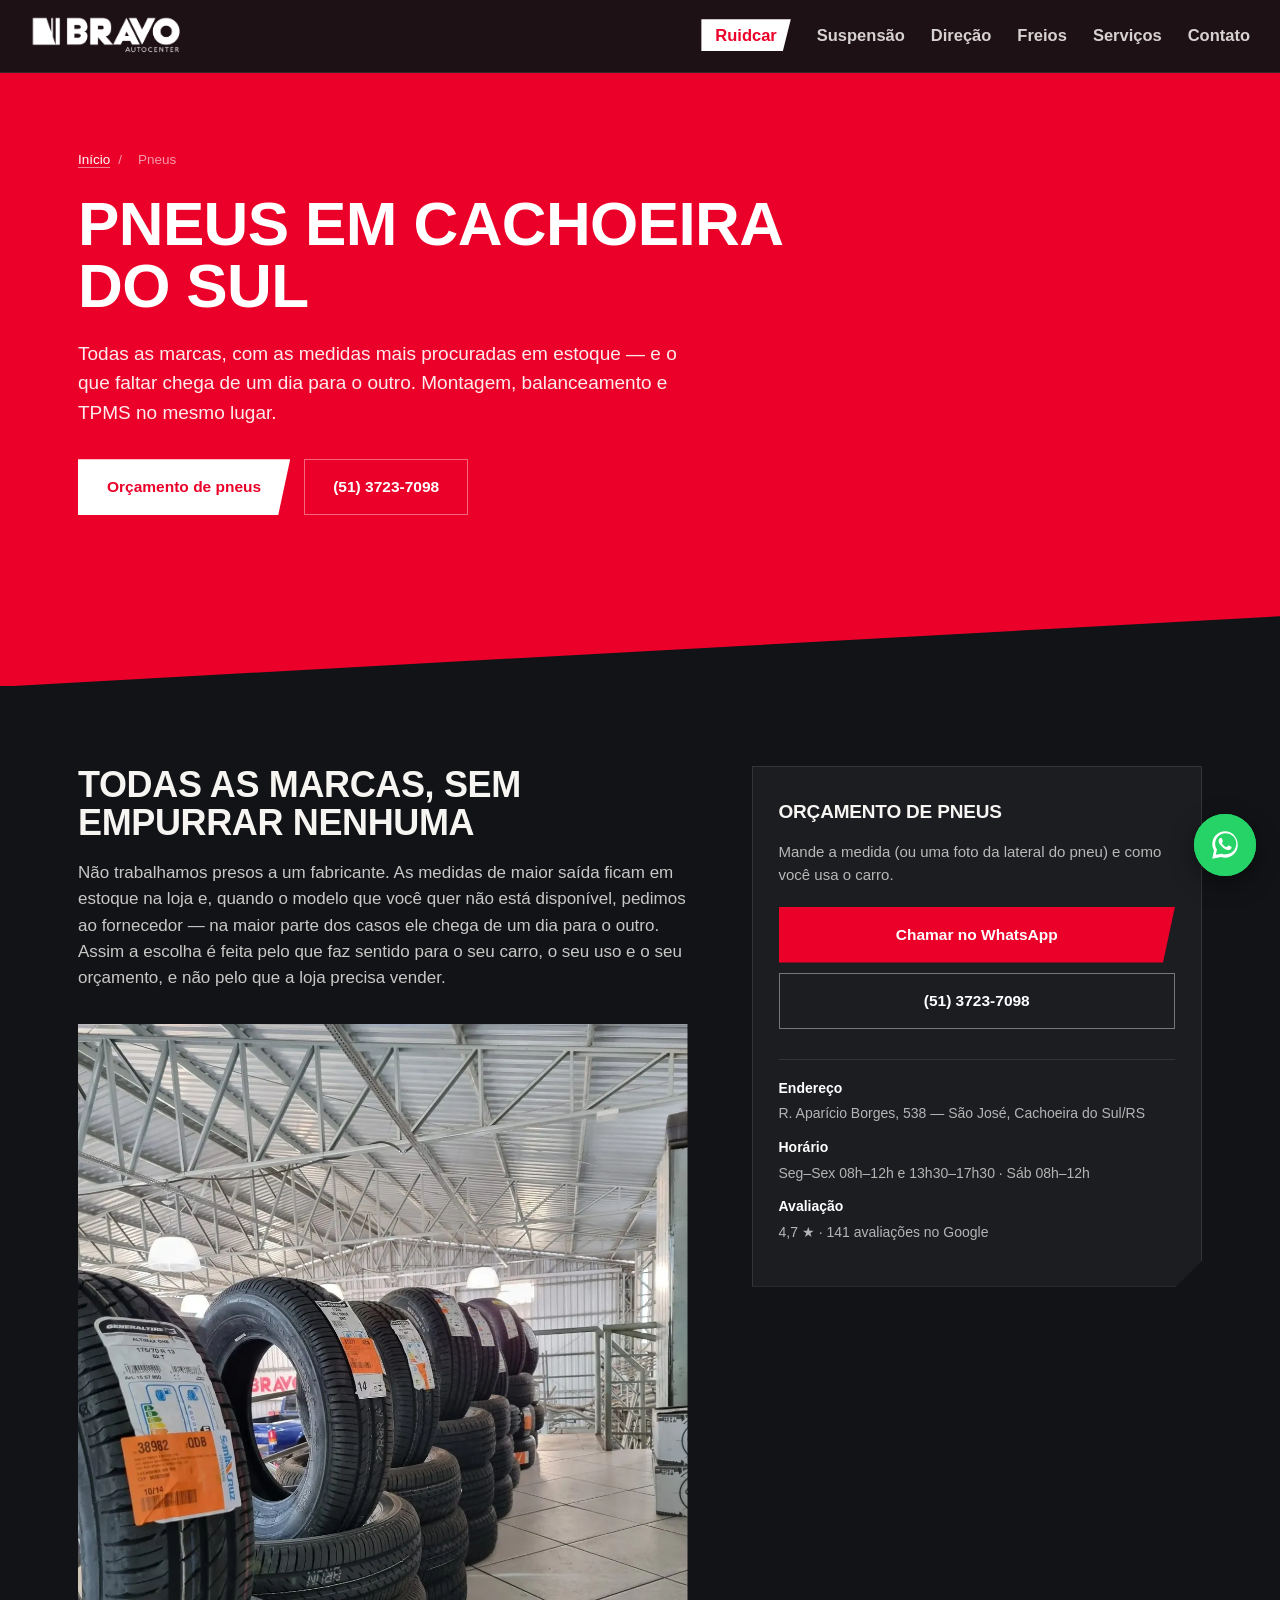
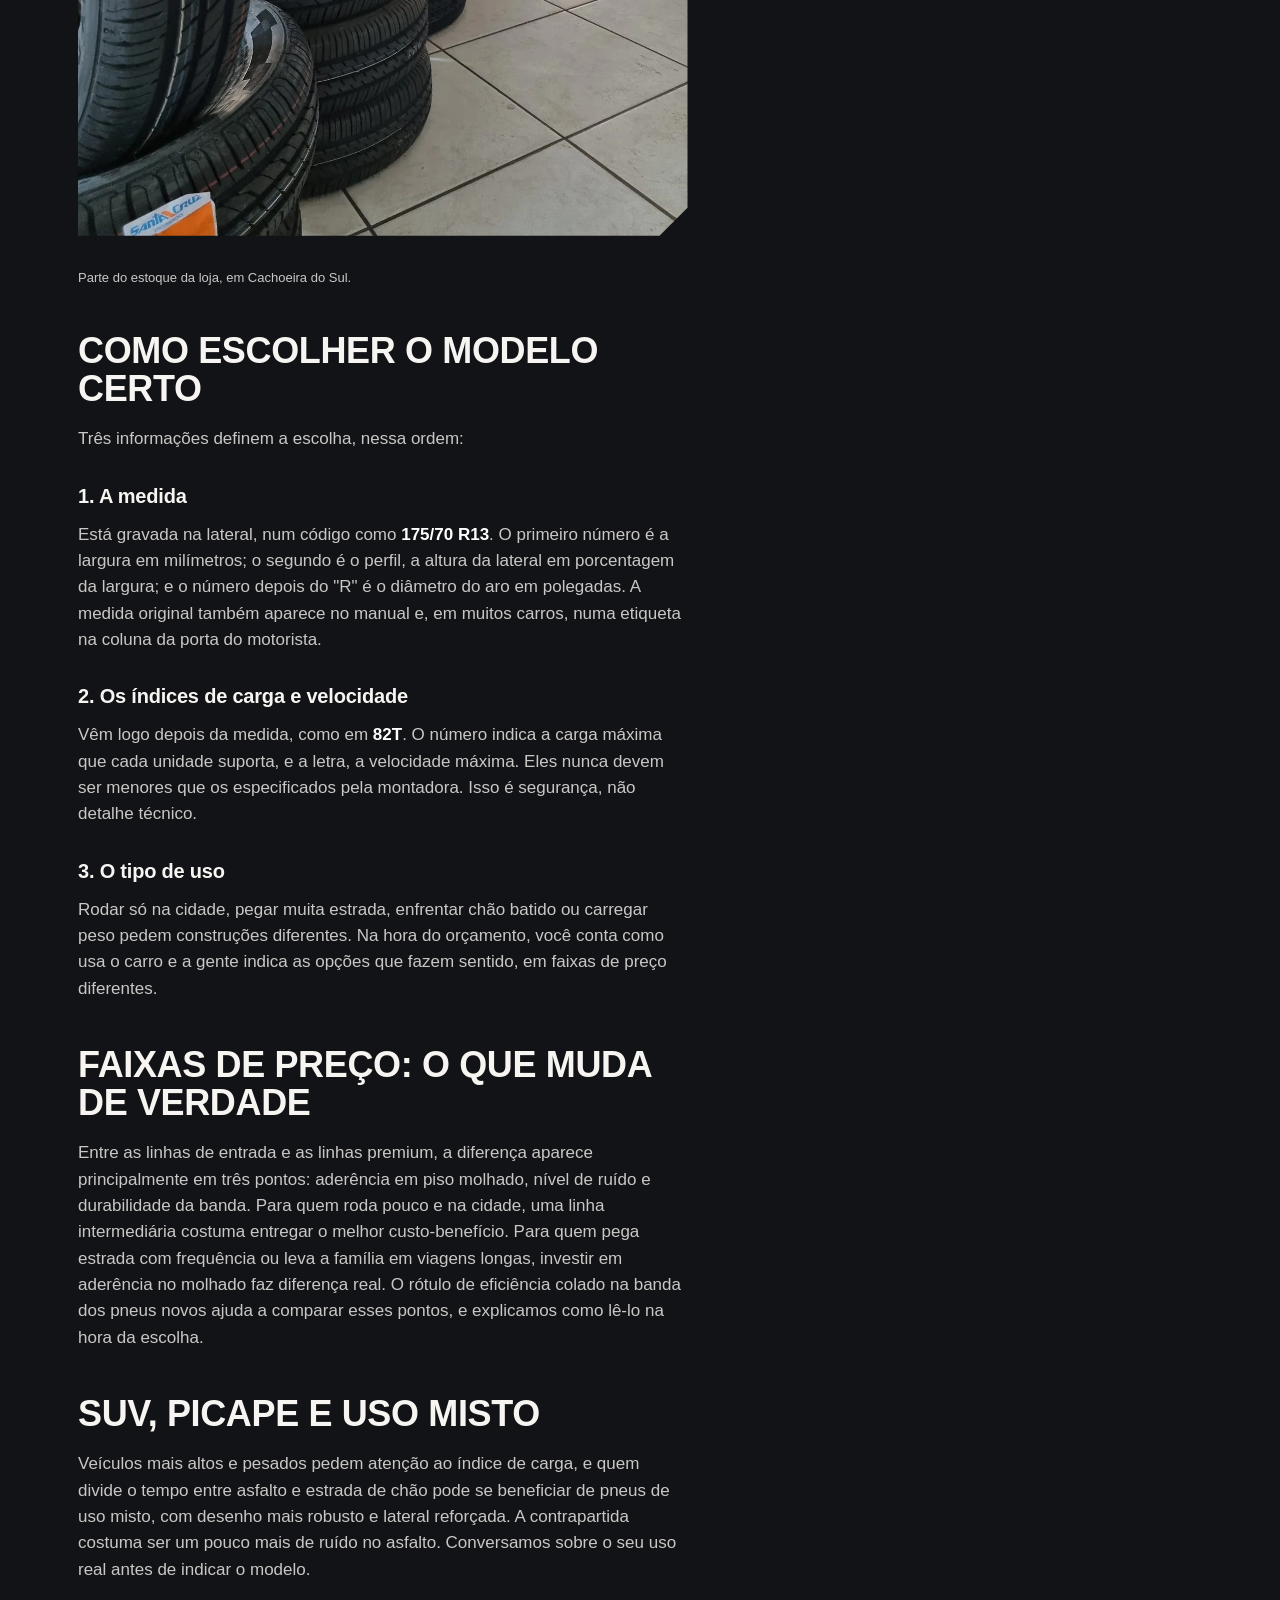
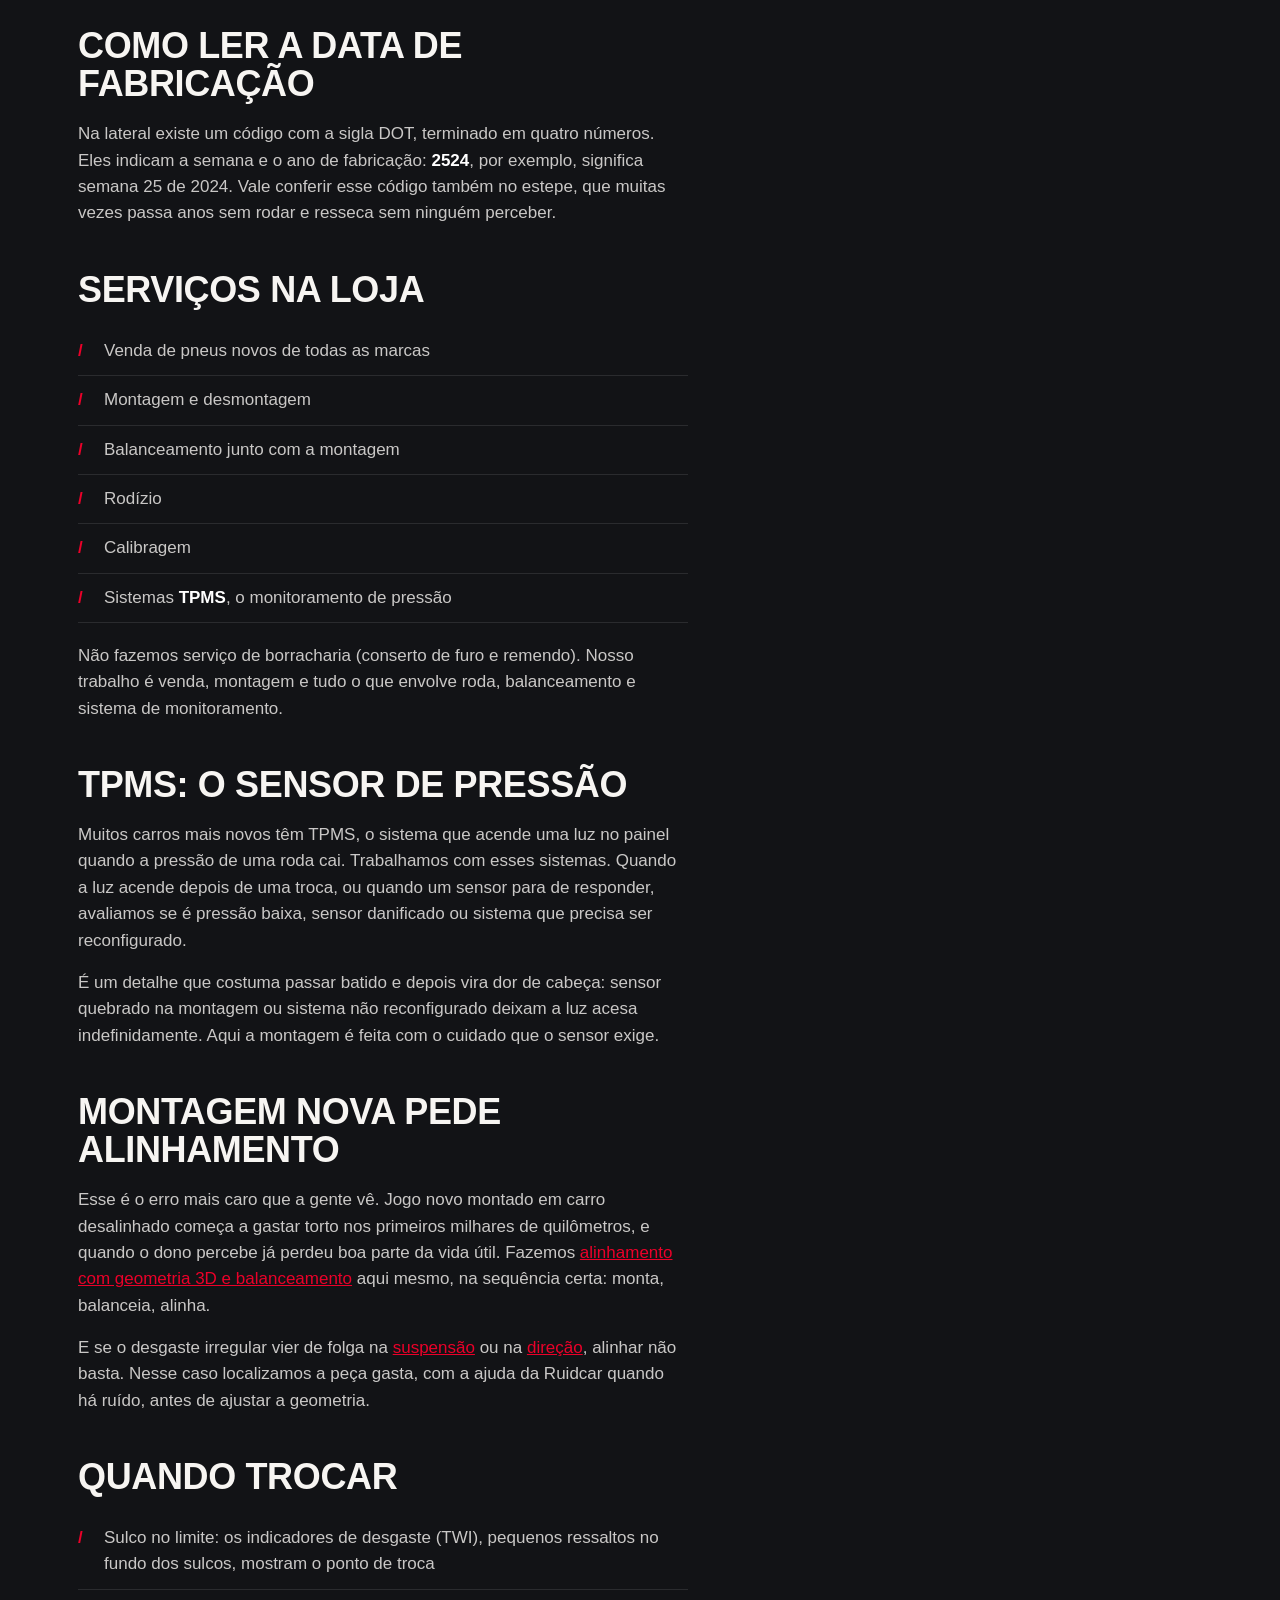
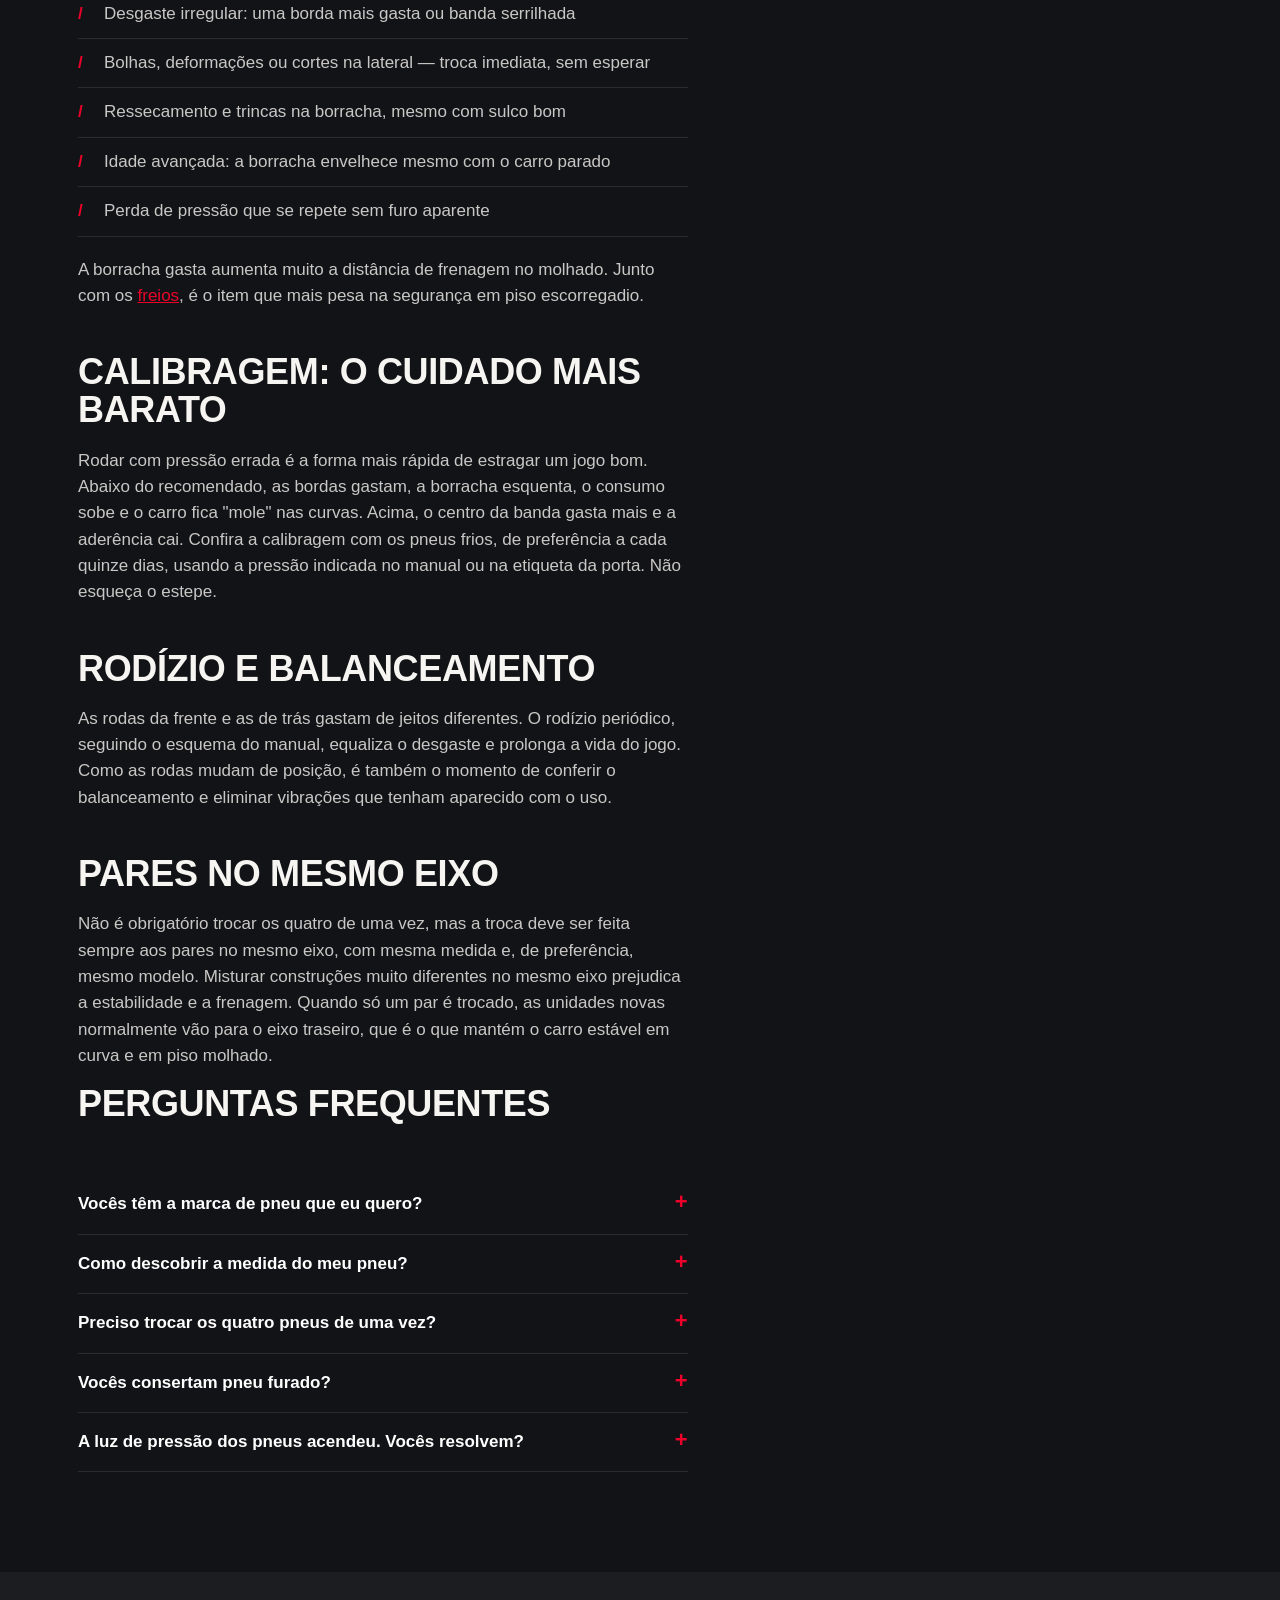
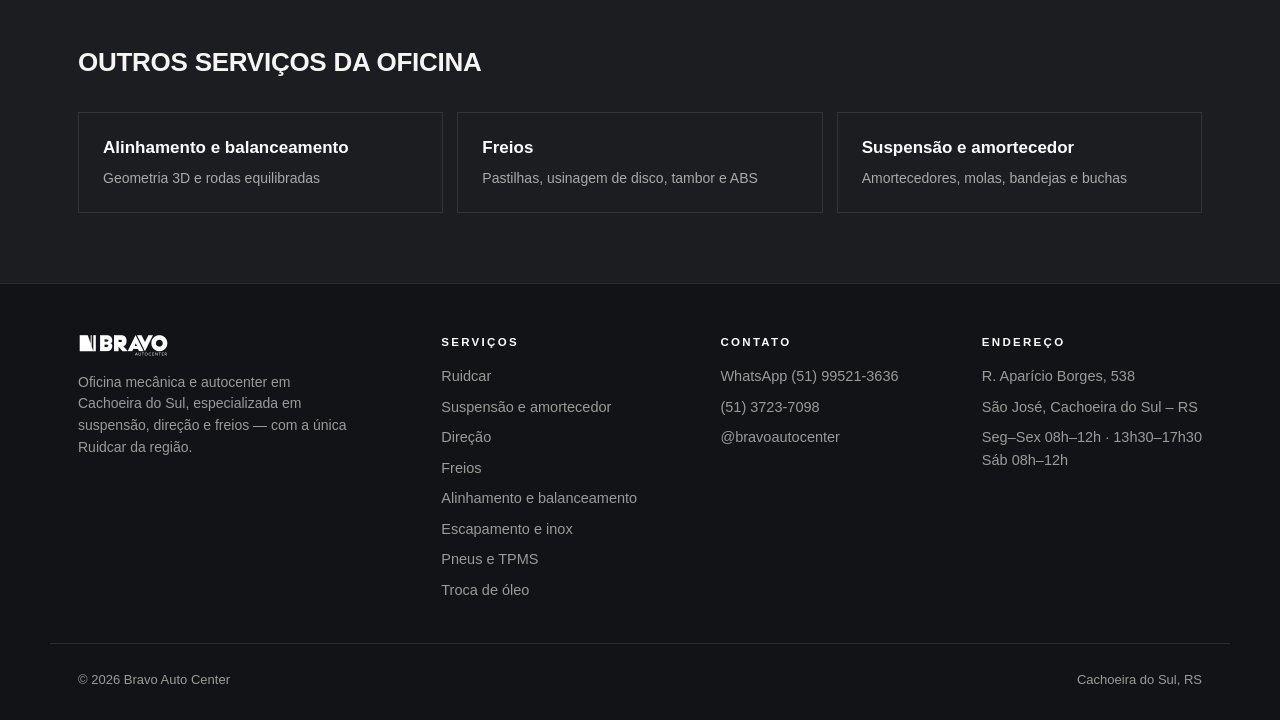
<file: servicos/pneus.html>
<!DOCTYPE html>
<html lang="pt-BR">
<head>
<meta charset="utf-8">
<meta name="viewport" content="width=device-width, initial-scale=1">
<title>Pneus em Cachoeira do Sul | Todas as Marcas — Bravo Auto Center</title>
<meta name="description" content="Pneus em Cachoeira do Sul/RS: todas as marcas, estoque na loja e reposição de um dia para o outro. Montagem, balanceamento, rodízio e sistemas TPMS.">
<link rel="canonical" href="https://www.bravoautocenter.com.br/servicos/pneus.html">
<meta name="robots" content="index, follow, max-image-preview:large, max-snippet:-1">
<meta name="theme-color" content="#EB0029">
<meta name="format-detection" content="telephone=no">
<link rel="icon" href="../favicon.ico" sizes="any">
<link rel="icon" type="image/png" sizes="32x32" href="../assets/img/favicon-32.png">
<link rel="apple-touch-icon" href="../assets/img/apple-touch-icon.png">
<meta property="og:type" content="website">
<meta property="og:locale" content="pt_BR">
<meta property="og:site_name" content="Bravo Auto Center">
<meta property="og:url" content="https://www.bravoautocenter.com.br/servicos/pneus.html">
<meta property="og:title" content="Pneus em Cachoeira do Sul — todas as marcas | Bravo Auto Center">
<meta property="og:description" content="Pneus em Cachoeira do Sul/RS: todas as marcas, estoque na loja e reposição de um dia para o outro. Montagem, balanceamento, rodízio e sistemas TPMS.">
<meta property="og:image" content="https://www.bravoautocenter.com.br/assets/img/og-image.jpg">
<meta property="og:image:width" content="1200">
<meta property="og:image:height" content="630">
<meta property="og:image:alt" content="Fachada da Bravo Auto Center em Cachoeira do Sul">
<meta name="twitter:card" content="summary_large_image">
<meta name="twitter:title" content="Pneus em Cachoeira do Sul — todas as marcas | Bravo Auto Center">
<meta name="twitter:description" content="Pneus em Cachoeira do Sul/RS: todas as marcas, estoque na loja e reposição de um dia para o outro. Montagem, balanceamento, rodízio e sistemas TPMS.">
<meta name="twitter:image" content="https://www.bravoautocenter.com.br/assets/img/og-image.jpg">

<link rel="stylesheet" href="../assets/css/style.css">
<script>document.documentElement.classList.add('js')</script>
<script src="../assets/js/main.js" defer></script>
<script type="application/ld+json">
{
 "@context": "https://schema.org",
 "@graph": [
  {
   "@type": "WebSite",
   "@id": "https://www.bravoautocenter.com.br/#website",
   "url": "https://www.bravoautocenter.com.br/",
   "name": "Bravo Auto Center",
   "inLanguage": "pt-BR",
   "publisher": {
    "@id": "https://www.bravoautocenter.com.br/#oficina"
   }
  },
  {
   "@type": "AutoRepair",
   "@id": "https://www.bravoautocenter.com.br/#oficina",
   "name": "Bravo Auto Center",
   "alternateName": [
    "Bravo Autocenter",
    "Bravo Escapamentos"
   ],
   "description": "Oficina mecânica e autocenter em Cachoeira do Sul/RS especializada em suspensão, direção e freios, com a única Ruidcar da região para diagnóstico de ruídos. Também faz alinhamento 3D, balanceamento, pneus, escapamento em aço inox e troca de óleo.",
   "url": "https://www.bravoautocenter.com.br/",
   "telephone": "+55-51-3723-7098",
   "image": [
    "https://www.bravoautocenter.com.br/assets/img/hero-fachada-carro.jpg",
    "https://www.bravoautocenter.com.br/assets/img/fachada.jpg"
   ],
   "logo": {
    "@type": "ImageObject",
    "@id": "https://www.bravoautocenter.com.br/#logo",
    "url": "https://www.bravoautocenter.com.br/assets/img/logo-bravo.png",
    "width": 733,
    "height": 191
   },
   "priceRange": "$$",
   "currenciesAccepted": "BRL",
   "address": {
    "@type": "PostalAddress",
    "streetAddress": "Rua Aparício Borges, 538",
    "addressLocality": "Cachoeira do Sul",
    "addressRegion": "RS",
    "postalCode": "96503-550",
    "addressCountry": "BR"
   },
   "geo": {
    "@type": "GeoCoordinates",
    "latitude": -30.0292459,
    "longitude": -52.9058683
   },
   "hasMap": "https://maps.app.goo.gl/3HpLLAMCEZCEs7Q38",
   "areaServed": {
    "@type": "City",
    "name": "Cachoeira do Sul",
    "containedInPlace": {
     "@type": "State",
     "name": "Rio Grande do Sul"
    }
   },
   "openingHoursSpecification": [
    {
     "@type": "OpeningHoursSpecification",
     "dayOfWeek": [
      "Monday",
      "Tuesday",
      "Wednesday",
      "Thursday",
      "Friday"
     ],
     "opens": "08:00",
     "closes": "12:00"
    },
    {
     "@type": "OpeningHoursSpecification",
     "dayOfWeek": [
      "Monday",
      "Tuesday",
      "Wednesday",
      "Thursday",
      "Friday"
     ],
     "opens": "13:30",
     "closes": "17:30"
    },
    {
     "@type": "OpeningHoursSpecification",
     "dayOfWeek": "Saturday",
     "opens": "08:00",
     "closes": "12:00"
    }
   ],
   "sameAs": [
    "https://www.instagram.com/bravoautocenter",
    "https://maps.app.goo.gl/3HpLLAMCEZCEs7Q38"
   ],
   "knowsAbout": [
    "Diagnóstico de suspensão com Ruidcar",
    "Suspensão automotiva",
    "Amortecedores",
    "Sistema de direção",
    "Freios e ABS",
    "Alinhamento e balanceamento",
    "Escapamento e solda em aço inox",
    "Pneus e TPMS",
    "Troca de óleo"
   ],
   "hasOfferCatalog": {
    "@type": "OfferCatalog",
    "name": "Serviços da Bravo Auto Center",
    "itemListElement": [
     {
      "@type": "Offer",
      "itemOffered": {
       "@id": "https://www.bravoautocenter.com.br/servicos/ruidcar.html#servico"
      }
     },
     {
      "@type": "Offer",
      "itemOffered": {
       "@id": "https://www.bravoautocenter.com.br/servicos/suspensao-ruidcar.html#servico"
      }
     },
     {
      "@type": "Offer",
      "itemOffered": {
       "@id": "https://www.bravoautocenter.com.br/servicos/direcao.html#servico"
      }
     },
     {
      "@type": "Offer",
      "itemOffered": {
       "@id": "https://www.bravoautocenter.com.br/servicos/freios.html#servico"
      }
     },
     {
      "@type": "Offer",
      "itemOffered": {
       "@id": "https://www.bravoautocenter.com.br/servicos/geometria-balanceamento.html#servico"
      }
     },
     {
      "@type": "Offer",
      "itemOffered": {
       "@id": "https://www.bravoautocenter.com.br/servicos/escapamento.html#servico"
      }
     },
     {
      "@type": "Offer",
      "itemOffered": {
       "@id": "https://www.bravoautocenter.com.br/servicos/pneus.html#servico"
      }
     },
     {
      "@type": "Offer",
      "itemOffered": {
       "@id": "https://www.bravoautocenter.com.br/servicos/troca-de-oleo.html#servico"
      }
     }
    ]
   }
  },
  {
   "@type": "BreadcrumbList",
   "@id": "https://www.bravoautocenter.com.br/servicos/pneus.html#breadcrumb",
   "itemListElement": [
    {
     "@type": "ListItem",
     "position": 1,
     "name": "Início",
     "item": "https://www.bravoautocenter.com.br/"
    },
    {
     "@type": "ListItem",
     "position": 2,
     "name": "Pneus",
     "item": "https://www.bravoautocenter.com.br/servicos/pneus.html"
    }
   ]
  },
  {
   "@type": "WebPage",
   "@id": "https://www.bravoautocenter.com.br/servicos/pneus.html#webpage",
   "url": "https://www.bravoautocenter.com.br/servicos/pneus.html",
   "name": "Pneus em Cachoeira do Sul | Todas as Marcas — Bravo Auto Center",
   "description": "Pneus em Cachoeira do Sul/RS: todas as marcas, estoque na loja e reposição de um dia para o outro. Montagem, balanceamento, rodízio e sistemas TPMS.",
   "inLanguage": "pt-BR",
   "isPartOf": {
    "@id": "https://www.bravoautocenter.com.br/#website"
   },
   "breadcrumb": {
    "@id": "https://www.bravoautocenter.com.br/servicos/pneus.html#breadcrumb"
   },
   "about": {
    "@id": "https://www.bravoautocenter.com.br/#oficina"
   },
   "primaryImageOfPage": {
    "@type": "ImageObject",
    "url": "https://www.bravoautocenter.com.br/assets/img/pneus.jpg"
   },
   "dateModified": "2026-10-30",
   "mainEntity": {
    "@id": "https://www.bravoautocenter.com.br/servicos/pneus.html#servico"
   }
  },
  {
   "@type": "Service",
   "@id": "https://www.bravoautocenter.com.br/servicos/ruidcar.html#servico",
   "name": "Diagnóstico de ruídos com Ruidcar",
   "serviceType": "Diagnóstico de ruído de suspensão",
   "description": "Diagnóstico de ruídos de suspensão, direção e carroceria com o equipamento Ruidcar, que simula o comportamento de rodagem com o veículo suspenso no elevador. Único na região de Cachoeira do Sul/RS.",
   "url": "https://www.bravoautocenter.com.br/servicos/ruidcar.html",
   "provider": {
    "@id": "https://www.bravoautocenter.com.br/#oficina"
   },
   "areaServed": {
    "@type": "City",
    "name": "Cachoeira do Sul"
   }
  },
  {
   "@type": "Service",
   "@id": "https://www.bravoautocenter.com.br/servicos/suspensao-ruidcar.html#servico",
   "name": "Conserto de suspensão e troca de amortecedor",
   "serviceType": "Reparo de suspensão automotiva",
   "description": "Conserto de suspensão em Cachoeira do Sul/RS: troca de amortecedores, molas, bandejas, bieletas, pivôs, buchas, batentes e coxins, com diagnóstico pela Ruidcar.",
   "url": "https://www.bravoautocenter.com.br/servicos/suspensao-ruidcar.html",
   "provider": {
    "@id": "https://www.bravoautocenter.com.br/#oficina"
   },
   "areaServed": {
    "@type": "City",
    "name": "Cachoeira do Sul"
   }
  },
  {
   "@type": "Service",
   "@id": "https://www.bravoautocenter.com.br/servicos/direcao.html#servico",
   "name": "Conserto do sistema de direção",
   "serviceType": "Reparo de direção automotiva",
   "description": "Diagnóstico e reparo do sistema de direção em Cachoeira do Sul/RS: caixa de direção, terminais, barras axiais, coifas, direção hidráulica e elétrica, com Ruidcar e scanner.",
   "url": "https://www.bravoautocenter.com.br/servicos/direcao.html",
   "provider": {
    "@id": "https://www.bravoautocenter.com.br/#oficina"
   },
   "areaServed": {
    "@type": "City",
    "name": "Cachoeira do Sul"
   }
  },
  {
   "@type": "Service",
   "@id": "https://www.bravoautocenter.com.br/servicos/freios.html#servico",
   "name": "Reparo e manutenção de freios",
   "serviceType": "Reparo de freios automotivos",
   "description": "Serviço de freios em Cachoeira do Sul/RS: pastilhas, usinagem e troca de discos, freio a tambor, pinças, sangria, troca de fluido e diagnóstico de ABS com scanner.",
   "url": "https://www.bravoautocenter.com.br/servicos/freios.html",
   "provider": {
    "@id": "https://www.bravoautocenter.com.br/#oficina"
   },
   "areaServed": {
    "@type": "City",
    "name": "Cachoeira do Sul"
   }
  },
  {
   "@type": "Service",
   "@id": "https://www.bravoautocenter.com.br/servicos/geometria-balanceamento.html#servico",
   "name": "Alinhamento 3D e balanceamento",
   "serviceType": "Alinhamento de direção e balanceamento de rodas",
   "description": "Alinhamento com equipamento de geometria 3D e balanceamento de rodas em Cachoeira do Sul/RS.",
   "url": "https://www.bravoautocenter.com.br/servicos/geometria-balanceamento.html",
   "provider": {
    "@id": "https://www.bravoautocenter.com.br/#oficina"
   },
   "areaServed": {
    "@type": "City",
    "name": "Cachoeira do Sul"
   }
  },
  {
   "@type": "Service",
   "@id": "https://www.bravoautocenter.com.br/servicos/escapamento.html#servico",
   "name": "Escapamento e solda em aço inox",
   "serviceType": "Troca e conserto de escapamento",
   "description": "Troca, conserto e fabricação de escapamento em Cachoeira do Sul/RS, com solda em aço inox e instalação de ponteiras esportivas.",
   "url": "https://www.bravoautocenter.com.br/servicos/escapamento.html",
   "provider": {
    "@id": "https://www.bravoautocenter.com.br/#oficina"
   },
   "areaServed": {
    "@type": "City",
    "name": "Cachoeira do Sul"
   }
  },
  {
   "@type": "Service",
   "@id": "https://www.bravoautocenter.com.br/servicos/pneus.html#servico",
   "name": "Venda e montagem de pneus",
   "serviceType": "Venda e montagem de pneus",
   "description": "Venda e montagem de pneus de todas as marcas em Cachoeira do Sul/RS, com balanceamento, rodízio e atendimento a sistemas TPMS.",
   "url": "https://www.bravoautocenter.com.br/servicos/pneus.html",
   "provider": {
    "@id": "https://www.bravoautocenter.com.br/#oficina"
   },
   "areaServed": {
    "@type": "City",
    "name": "Cachoeira do Sul"
   }
  },
  {
   "@type": "Service",
   "@id": "https://www.bravoautocenter.com.br/servicos/troca-de-oleo.html#servico",
   "name": "Troca de óleo e filtros",
   "serviceType": "Troca de óleo de motor",
   "description": "Troca de óleo e filtros em Cachoeira do Sul/RS com óleo original Volkswagen e ACDelco (GM), Petronas Selénia e Syntium, Elf Evolution, Shell Helix, Mobil Super e Lubrax.",
   "url": "https://www.bravoautocenter.com.br/servicos/troca-de-oleo.html",
   "provider": {
    "@id": "https://www.bravoautocenter.com.br/#oficina"
   },
   "areaServed": {
    "@type": "City",
    "name": "Cachoeira do Sul"
   }
  },
  {
   "@type": "FAQPage",
   "@id": "https://www.bravoautocenter.com.br/servicos/pneus.html#perguntas",
   "isPartOf": {
    "@id": "https://www.bravoautocenter.com.br/servicos/pneus.html#webpage"
   },
   "mainEntity": [
    {
     "@type": "Question",
     "name": "Vocês têm a marca de pneu que eu quero?",
     "acceptedAnswer": {
      "@type": "Answer",
      "text": "Trabalhamos com todas as marcas. As medidas mais procuradas ficam em estoque e o que não estiver chega do fornecedor, na maioria dos casos, de um dia para o outro."
     }
    },
    {
     "@type": "Question",
     "name": "Como descobrir a medida do meu pneu?",
     "acceptedAnswer": {
      "@type": "Answer",
      "text": "Está gravada na lateral, num código como 175/70 R13 82T. Se preferir, mande uma foto da lateral pelo WhatsApp que a gente identifica."
     }
    },
    {
     "@type": "Question",
     "name": "Preciso trocar os quatro pneus de uma vez?",
     "acceptedAnswer": {
      "@type": "Answer",
      "text": "Não obrigatoriamente, mas troque sempre aos pares no mesmo eixo, com mesma medida e de preferência o mesmo modelo."
     }
    },
    {
     "@type": "Question",
     "name": "Vocês consertam pneu furado?",
     "acceptedAnswer": {
      "@type": "Answer",
      "text": "Não fazemos serviço de borracharia. Trabalhamos com venda e montagem, balanceamento, rodízio e TPMS."
     }
    },
    {
     "@type": "Question",
     "name": "A luz de pressão dos pneus acendeu. Vocês resolvem?",
     "acceptedAnswer": {
      "@type": "Answer",
      "text": "Sim, trabalhamos com sistemas TPMS. A luz pode indicar pressão baixa ou um sensor com problema, e avaliamos qual é o caso."
     }
    }
   ]
  }
 ]
}
</script>
</head>
<body>
<a class="skip-link" href="#conteudo">Pular para o conteúdo</a>
<header class="nav scrolled" id="nav" data-sticky="fixed">
  <a href="../index.html" class="nav-logo" aria-label="Bravo Auto Center — página inicial">
    <img src="../assets/img/logo-bravo-white.png" width="733" height="191" alt="Bravo Auto Center"></a>
  <nav class="nav-right" aria-label="Principal">
    <ul class="nav-links">
      <li><a href="../servicos/ruidcar.html" class="nav-ruidcar">Ruidcar</a></li><li><a href="../servicos/suspensao-ruidcar.html">Suspensão</a></li><li><a href="../servicos/direcao.html">Direção</a></li><li><a href="../servicos/freios.html">Freios</a></li><li><a href="../index.html#servicos">Serviços</a></li><li><a href="../index.html#localizacao">Contato</a></li>
    </ul>
    <button class="nav-burger" type="button" aria-label="Abrir menu" aria-expanded="false" aria-controls="mmenu" data-menu-open>☰</button>
  </nav>
</header>
<div id="mmenu" class="mobile-menu" aria-hidden="true">
  <div class="mobile-menu-top">
    <img src="../assets/img/logo-bravo-white.png" width="733" height="191" alt="Bravo Auto Center" style="height:22px;width:auto">
    <button class="mobile-close" type="button" aria-label="Fechar menu" data-menu-close>×</button>
  </div>
  <ul><li><a href="../servicos/ruidcar.html" class="m-ruidcar">Ruidcar</a></li><li><a href="../servicos/suspensao-ruidcar.html">Suspensão</a></li><li><a href="../servicos/direcao.html">Direção</a></li><li><a href="../servicos/freios.html">Freios</a></li><li><a href="../index.html#servicos">Serviços</a></li><li><a href="../index.html#localizacao">Contato</a></li></ul>
  <a class="btn btn-white" href="https://wa.me/5551995213636" target="_blank" rel="noopener">Chamar no WhatsApp</a>
</div>
<main id="conteudo">
<section class="sub-hero">
  <div class="sub-hero-inner">
    <nav class="breadcrumb" aria-label="Você está aqui">
      <a href="../index.html">Início</a><span aria-hidden="true">/</span><span aria-current="page">Pneus</span>
    </nav>
    
    <h1>Pneus em Cachoeira do Sul</h1>
    <p class="lead">Todas as marcas, com as medidas mais procuradas em estoque — e o que faltar chega de um dia para o outro. Montagem, balanceamento e TPMS no mesmo lugar.</p>
    <div class="hero-actions">
      <a class="btn btn-white" href="https://wa.me/5551995213636?text=Ol%C3%A1%21%20Gostaria%20de%20um%20or%C3%A7amento%20de%20pneus." target="_blank" rel="noopener">Orçamento de pneus</a>
      <a class="btn btn-outline-dark" href="tel:+555137237098">(51) 3723-7098</a>
    </div>
  </div>
</section>
<section class="sub-body">
  <div class="sub-grid">
    <article class="sub-content">
      <h2>Todas as marcas, sem empurrar nenhuma</h2>
      <p>Não trabalhamos presos a um fabricante. As medidas de maior saída ficam em estoque na loja e, quando o modelo que você quer não está disponível, pedimos ao fornecedor — na maior parte dos casos ele chega de um dia para o outro. Assim a escolha é feita pelo que faz sentido para o seu carro, o seu uso e o seu orçamento, e não pelo que a loja precisa vender.</p>

      <figure class="sub-figure"><picture><source srcset="../assets/img/pneus.webp" type="image/webp"><img src="../assets/img/pneus.jpg" width="1200" height="1599" alt="Estoque de pneus de várias marcas na loja da Bravo Auto Center" loading="lazy" decoding="async"></picture></figure>
      <p class="figcap">Parte do estoque da loja, em Cachoeira do Sul.</p>

      <h2>Como escolher o modelo certo</h2>
      <p>Três informações definem a escolha, nessa ordem:</p>
      <h3>1. A medida</h3>
      <p>Está gravada na lateral, num código como <strong>175/70 R13</strong>. O primeiro número é a largura em milímetros; o segundo é o perfil, a altura da lateral em porcentagem da largura; e o número depois do "R" é o diâmetro do aro em polegadas. A medida original também aparece no manual e, em muitos carros, numa etiqueta na coluna da porta do motorista.</p>
      <h3>2. Os índices de carga e velocidade</h3>
      <p>Vêm logo depois da medida, como em <strong>82T</strong>. O número indica a carga máxima que cada unidade suporta, e a letra, a velocidade máxima. Eles nunca devem ser menores que os especificados pela montadora. Isso é segurança, não detalhe técnico.</p>
      <h3>3. O tipo de uso</h3>
      <p>Rodar só na cidade, pegar muita estrada, enfrentar chão batido ou carregar peso pedem construções diferentes. Na hora do orçamento, você conta como usa o carro e a gente indica as opções que fazem sentido, em faixas de preço diferentes.</p>

      <h2>Faixas de preço: o que muda de verdade</h2>
      <p>Entre as linhas de entrada e as linhas premium, a diferença aparece principalmente em três pontos: aderência em piso molhado, nível de ruído e durabilidade da banda. Para quem roda pouco e na cidade, uma linha intermediária costuma entregar o melhor custo-benefício. Para quem pega estrada com frequência ou leva a família em viagens longas, investir em aderência no molhado faz diferença real. O rótulo de eficiência colado na banda dos pneus novos ajuda a comparar esses pontos, e explicamos como lê-lo na hora da escolha.</p>

      <h2>SUV, picape e uso misto</h2>
      <p>Veículos mais altos e pesados pedem atenção ao índice de carga, e quem divide o tempo entre asfalto e estrada de chão pode se beneficiar de pneus de uso misto, com desenho mais robusto e lateral reforçada. A contrapartida costuma ser um pouco mais de ruído no asfalto. Conversamos sobre o seu uso real antes de indicar o modelo.</p>

      <h2>Como ler a data de fabricação</h2>
      <p>Na lateral existe um código com a sigla DOT, terminado em quatro números. Eles indicam a semana e o ano de fabricação: <strong>2524</strong>, por exemplo, significa semana 25 de 2024. Vale conferir esse código também no estepe, que muitas vezes passa anos sem rodar e resseca sem ninguém perceber.</p>

      <h2>Serviços na loja</h2>
      <ul>
        <li>Venda de pneus novos de todas as marcas</li>
        <li>Montagem e desmontagem</li>
        <li>Balanceamento junto com a montagem</li>
        <li>Rodízio</li>
        <li>Calibragem</li>
        <li>Sistemas <strong>TPMS</strong>, o monitoramento de pressão</li>
      </ul>
      <p>Não fazemos serviço de borracharia (conserto de furo e remendo). Nosso trabalho é venda, montagem e tudo o que envolve roda, balanceamento e sistema de monitoramento.</p>

      <h2>TPMS: o sensor de pressão</h2>
      <p>Muitos carros mais novos têm TPMS, o sistema que acende uma luz no painel quando a pressão de uma roda cai. Trabalhamos com esses sistemas. Quando a luz acende depois de uma troca, ou quando um sensor para de responder, avaliamos se é pressão baixa, sensor danificado ou sistema que precisa ser reconfigurado.</p>
      <p>É um detalhe que costuma passar batido e depois vira dor de cabeça: sensor quebrado na montagem ou sistema não reconfigurado deixam a luz acesa indefinidamente. Aqui a montagem é feita com o cuidado que o sensor exige.</p>

      <h2>Montagem nova pede alinhamento</h2>
      <p>Esse é o erro mais caro que a gente vê. Jogo novo montado em carro desalinhado começa a gastar torto nos primeiros milhares de quilômetros, e quando o dono percebe já perdeu boa parte da vida útil. Fazemos <a href="geometria-balanceamento.html">alinhamento com geometria 3D e balanceamento</a> aqui mesmo, na sequência certa: monta, balanceia, alinha.</p>
      <p>E se o desgaste irregular vier de folga na <a href="suspensao-ruidcar.html">suspensão</a> ou na <a href="direcao.html">direção</a>, alinhar não basta. Nesse caso localizamos a peça gasta, com a ajuda da Ruidcar quando há ruído, antes de ajustar a geometria.</p>

      <h2>Quando trocar</h2>
      <ul>
        <li>Sulco no limite: os indicadores de desgaste (TWI), pequenos ressaltos no fundo dos sulcos, mostram o ponto de troca</li>
        <li>Desgaste irregular: uma borda mais gasta ou banda serrilhada</li>
        <li>Bolhas, deformações ou cortes na lateral — troca imediata, sem esperar</li>
        <li>Ressecamento e trincas na borracha, mesmo com sulco bom</li>
        <li>Idade avançada: a borracha envelhece mesmo com o carro parado</li>
        <li>Perda de pressão que se repete sem furo aparente</li>
      </ul>
      <p>A borracha gasta aumenta muito a distância de frenagem no molhado. Junto com os <a href="freios.html">freios</a>, é o item que mais pesa na segurança em piso escorregadio.</p>

      <h2>Calibragem: o cuidado mais barato</h2>
      <p>Rodar com pressão errada é a forma mais rápida de estragar um jogo bom. Abaixo do recomendado, as bordas gastam, a borracha esquenta, o consumo sobe e o carro fica "mole" nas curvas. Acima, o centro da banda gasta mais e a aderência cai. Confira a calibragem com os pneus frios, de preferência a cada quinze dias, usando a pressão indicada no manual ou na etiqueta da porta. Não esqueça o estepe.</p>

      <h2>Rodízio e balanceamento</h2>
      <p>As rodas da frente e as de trás gastam de jeitos diferentes. O rodízio periódico, seguindo o esquema do manual, equaliza o desgaste e prolonga a vida do jogo. Como as rodas mudam de posição, é também o momento de conferir o balanceamento e eliminar vibrações que tenham aparecido com o uso.</p>

      <h2>Pares no mesmo eixo</h2>
      <p>Não é obrigatório trocar os quatro de uma vez, mas a troca deve ser feita sempre aos pares no mesmo eixo, com mesma medida e, de preferência, mesmo modelo. Misturar construções muito diferentes no mesmo eixo prejudica a estabilidade e a frenagem. Quando só um par é trocado, as unidades novas normalmente vão para o eixo traseiro, que é o que mantém o carro estável em curva e em piso molhado.</p>

      <section aria-labelledby="faq-title">
        <h2 id="faq-title">Perguntas frequentes</h2>
        <div class="faq" id="perguntas">
<details><summary>Vocês têm a marca de pneu que eu quero?</summary><p>Trabalhamos com todas as marcas. As medidas mais procuradas ficam em estoque e o que não estiver chega do fornecedor, na maioria dos casos, de um dia para o outro.</p></details>
<details><summary>Como descobrir a medida do meu pneu?</summary><p>Está gravada na lateral, num código como 175/70 R13 82T. Se preferir, mande uma foto da lateral pelo WhatsApp que a gente identifica.</p></details>
<details><summary>Preciso trocar os quatro pneus de uma vez?</summary><p>Não obrigatoriamente, mas troque sempre aos pares no mesmo eixo, com mesma medida e de preferência o mesmo modelo.</p></details>
<details><summary>Vocês consertam pneu furado?</summary><p>Não fazemos serviço de borracharia. Trabalhamos com venda e montagem, balanceamento, rodízio e TPMS.</p></details>
<details><summary>A luz de pressão dos pneus acendeu. Vocês resolvem?</summary><p>Sim, trabalhamos com sistemas TPMS. A luz pode indicar pressão baixa ou um sensor com problema, e avaliamos qual é o caso.</p></details>
</div>
      </section>
    </article>
    <aside class="sub-aside" aria-label="Contato rápido">
  <div class="aside-card">
    <h2 class="aside-title">Orçamento de pneus</h2>
    <p>Mande a medida (ou uma foto da lateral do pneu) e como você usa o carro.</p>
    <a class="btn btn-red" href="https://wa.me/5551995213636?text=Ol%C3%A1%21%20Gostaria%20de%20um%20or%C3%A7amento%20de%20pneus." target="_blank" rel="noopener">Chamar no WhatsApp</a>
    <a class="btn btn-outline-dark" href="tel:+555137237098">(51) 3723-7098</a>
    <dl class="aside-meta">
      <div><dt><strong>Endereço</strong></dt><dd>R. Aparício Borges, 538 — São José, Cachoeira do Sul/RS</dd></div>
      <div><dt><strong>Horário</strong></dt><dd>Seg–Sex 08h–12h e 13h30–17h30 · Sáb 08h–12h</dd></div>
      <div><dt><strong>Avaliação</strong></dt><dd>4,7 ★ · 141 avaliações no Google</dd></div>
    </dl>
  </div>
</aside>
  </div>
</section>
<section class="other-services" aria-labelledby="outros">
  <h2 id="outros">Outros serviços da oficina</h2>
  <div class="other-grid"><a href="../servicos/geometria-balanceamento.html">Alinhamento e balanceamento<span>Geometria 3D e rodas equilibradas</span></a><a href="../servicos/freios.html">Freios<span>Pastilhas, usinagem de disco, tambor e ABS</span></a><a href="../servicos/suspensao-ruidcar.html">Suspensão e amortecedor<span>Amortecedores, molas, bandejas e buchas</span></a></div>
</section>
</main>
<footer>
  <div class="foot-grid">
    <div class="foot-brand">
      <img src="../assets/img/logo-bravo-white.png" width="733" height="191" alt="Bravo Auto Center" loading="lazy" style="width:auto">
      <p>Oficina mecânica e autocenter em Cachoeira do Sul, especializada em suspensão, direção e freios — com a única Ruidcar da região.</p>
    </div>
    <nav class="foot-col" aria-label="Serviços">
      <h2 class="kicker" style="color:#fff;margin:0 0 14px">Serviços</h2>
      <a href="../servicos/ruidcar.html">Ruidcar</a><a href="../servicos/suspensao-ruidcar.html">Suspensão e amortecedor</a><a href="../servicos/direcao.html">Direção</a><a href="../servicos/freios.html">Freios</a><a href="../servicos/geometria-balanceamento.html">Alinhamento e balanceamento</a><a href="../servicos/escapamento.html">Escapamento e inox</a><a href="../servicos/pneus.html">Pneus e TPMS</a><a href="../servicos/troca-de-oleo.html">Troca de óleo</a>
    </nav>
    <div class="foot-col">
      <h2 class="kicker" style="color:#fff;margin:0 0 14px">Contato</h2>
      <a href="https://wa.me/5551995213636" target="_blank" rel="noopener">WhatsApp (51) 99521-3636</a>
      <a href="tel:+555137237098">(51) 3723-7098</a>
      <a href="https://www.instagram.com/bravoautocenter" target="_blank" rel="noopener">@bravoautocenter</a>
    </div>
    <address class="foot-col" style="font-style:normal">
      <h2 class="kicker" style="color:#fff;margin:0 0 14px">Endereço</h2>
      <p>R. Aparício Borges, 538</p>
      <p>São José, Cachoeira do Sul – RS</p>
      <p>Seg–Sex 08h–12h · 13h30–17h30<br>Sáb 08h–12h</p>
    </address>
  </div>
  <div class="foot-bottom">
    <span>© <span id="year">2026</span> Bravo Auto Center</span>
    <span>Cachoeira do Sul, RS</span>
  </div>
</footer>
<a class="wa-float" href="https://wa.me/5551995213636" target="_blank" rel="noopener" aria-label="Chamar a Bravo Auto Center no WhatsApp"><svg viewBox="0 0 32 32" xmlns="http://www.w3.org/2000/svg" aria-hidden="true" focusable="false"><path d="M16.04 3C9.42 3 4.05 8.36 4.05 14.97c0 2.11.55 4.17 1.6 5.99L4 29l8.23-1.61a12.02 12.02 0 0 0 3.8.62h.01c6.61 0 11.98-5.36 11.98-11.97C28.02 8.36 22.65 3 16.04 3zm0 21.87h-.01a9.9 9.9 0 0 1-3.47-.63l-.25-.1-4.88.95.98-4.76-.16-.26a9.87 9.87 0 0 1-1.52-5.26c0-5.47 4.46-9.92 9.94-9.92a9.87 9.87 0 0 1 9.93 9.93c0 5.47-4.46 9.92-9.93 9.92zm5.45-7.43c-.3-.15-1.77-.87-2.04-.97-.27-.1-.47-.15-.67.15-.2.3-.77.97-.94 1.17-.17.2-.35.22-.65.07-.3-.15-1.26-.46-2.4-1.48-.89-.79-1.49-1.77-1.66-2.07-.17-.3-.02-.46.13-.61.13-.13.3-.35.45-.52.15-.17.2-.3.3-.5.1-.2.05-.37-.02-.52-.08-.15-.67-1.62-.92-2.22-.24-.58-.49-.5-.67-.51h-.57c-.2 0-.52.07-.8.37-.27.3-1.04 1.02-1.04 2.5 0 1.47 1.07 2.89 1.22 3.09.15.2 2.11 3.22 5.1 4.51.71.31 1.27.49 1.7.63.72.23 1.37.2 1.88.12.57-.09 1.77-.72 2.02-1.42.25-.7.25-1.3.17-1.42-.07-.12-.27-.2-.57-.35z"/></svg></a>
</body>
</html>
</file>
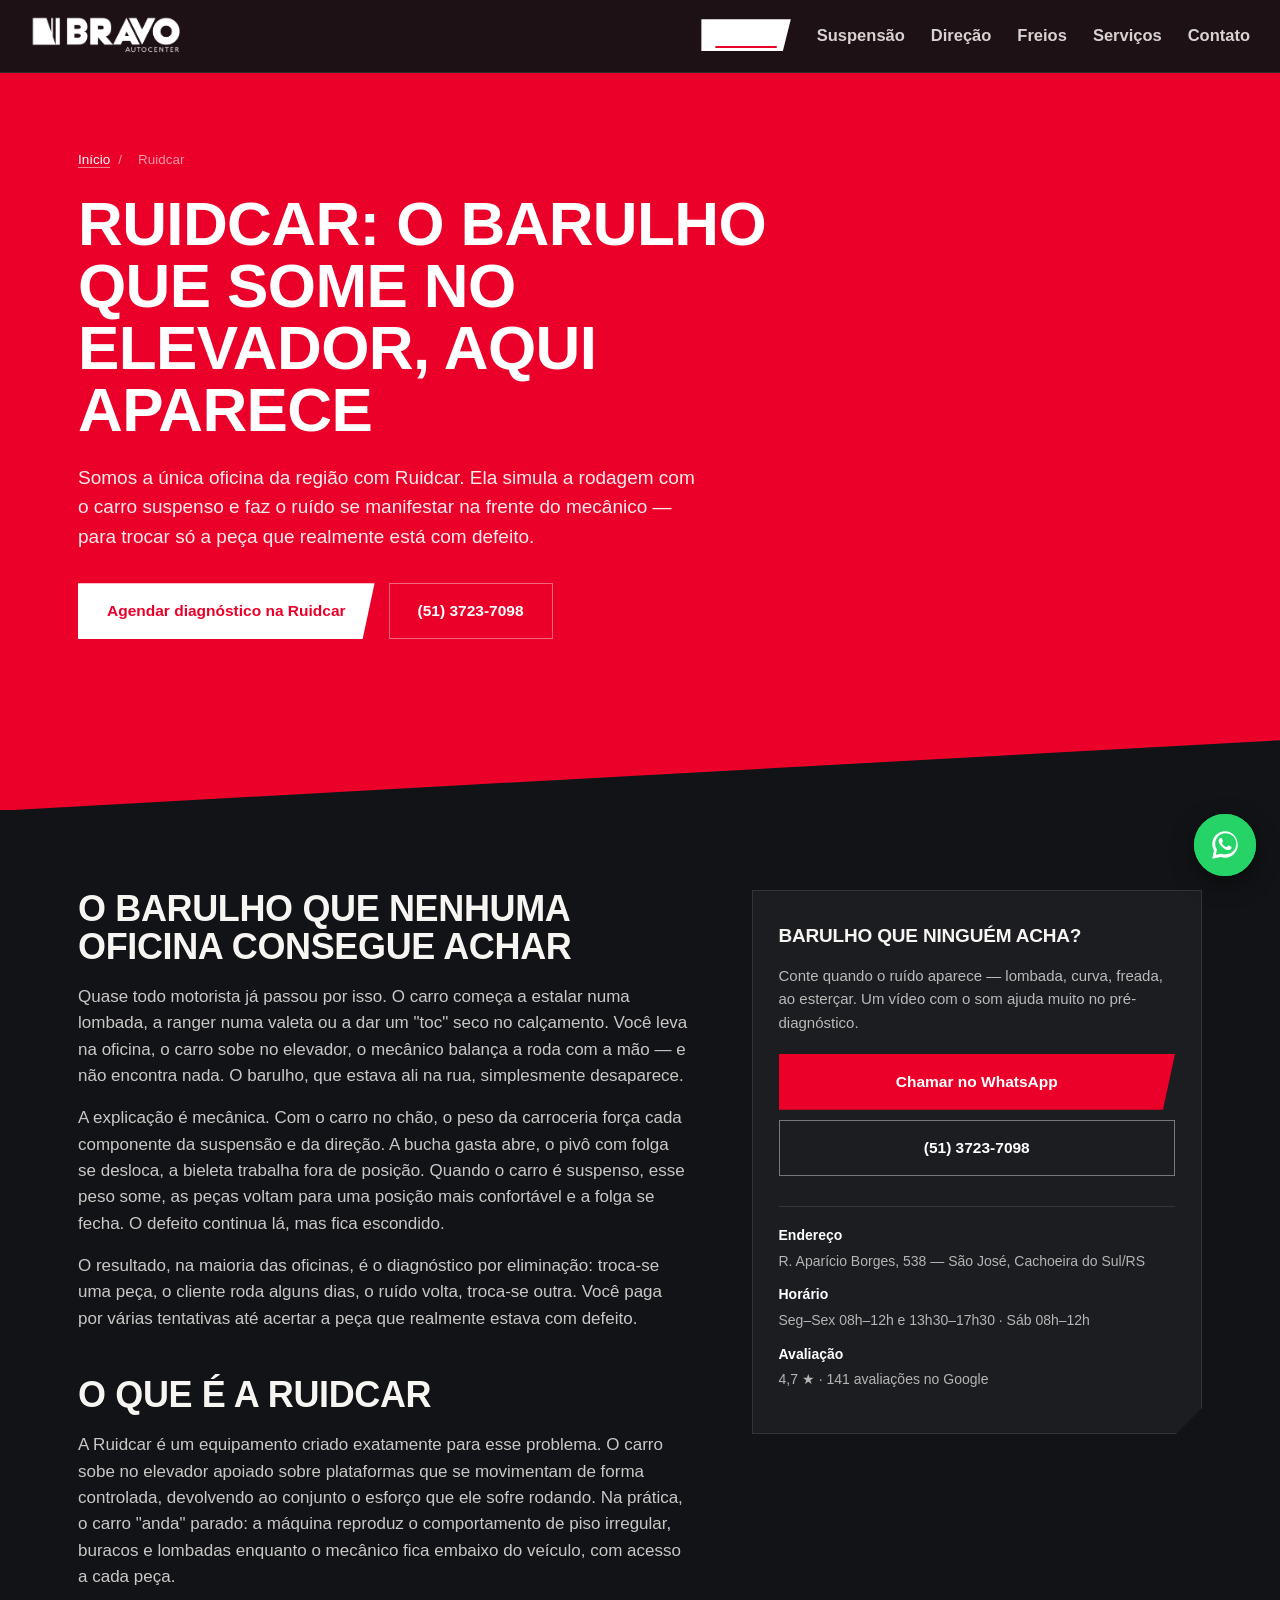
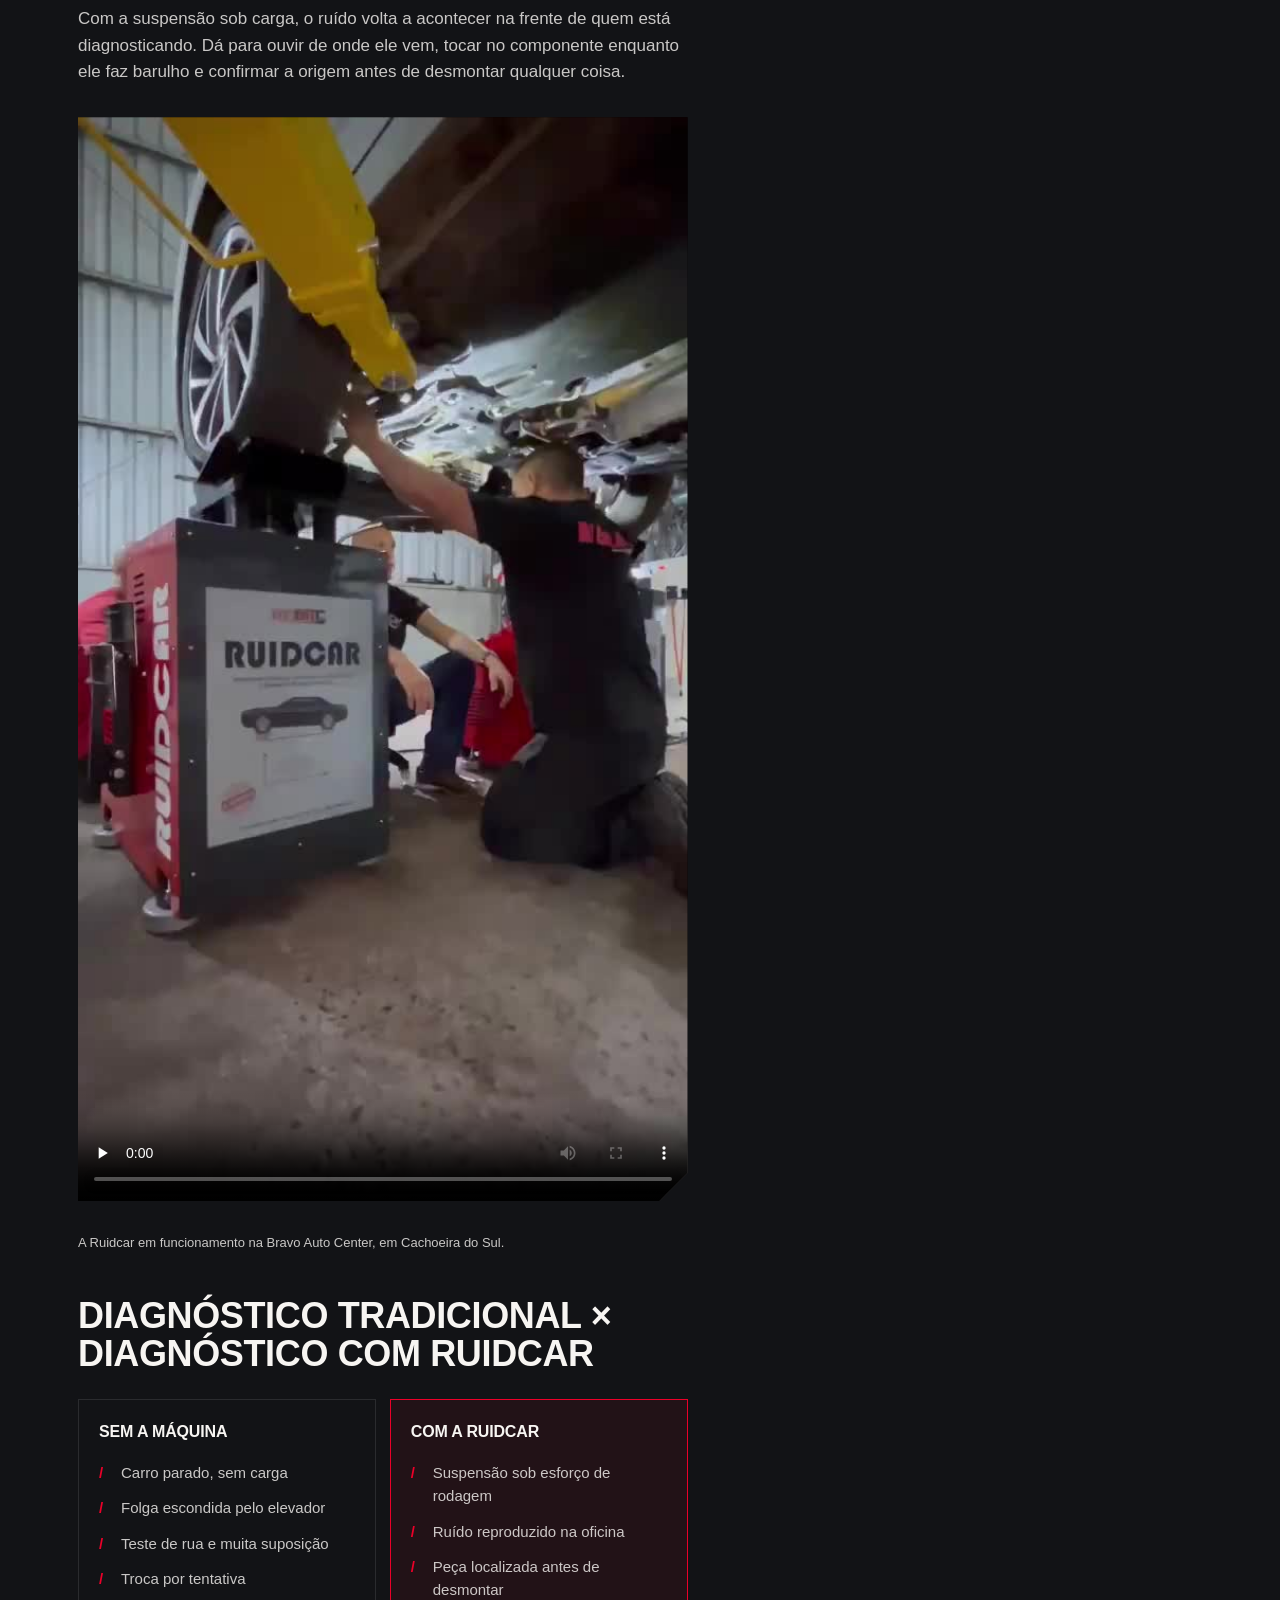
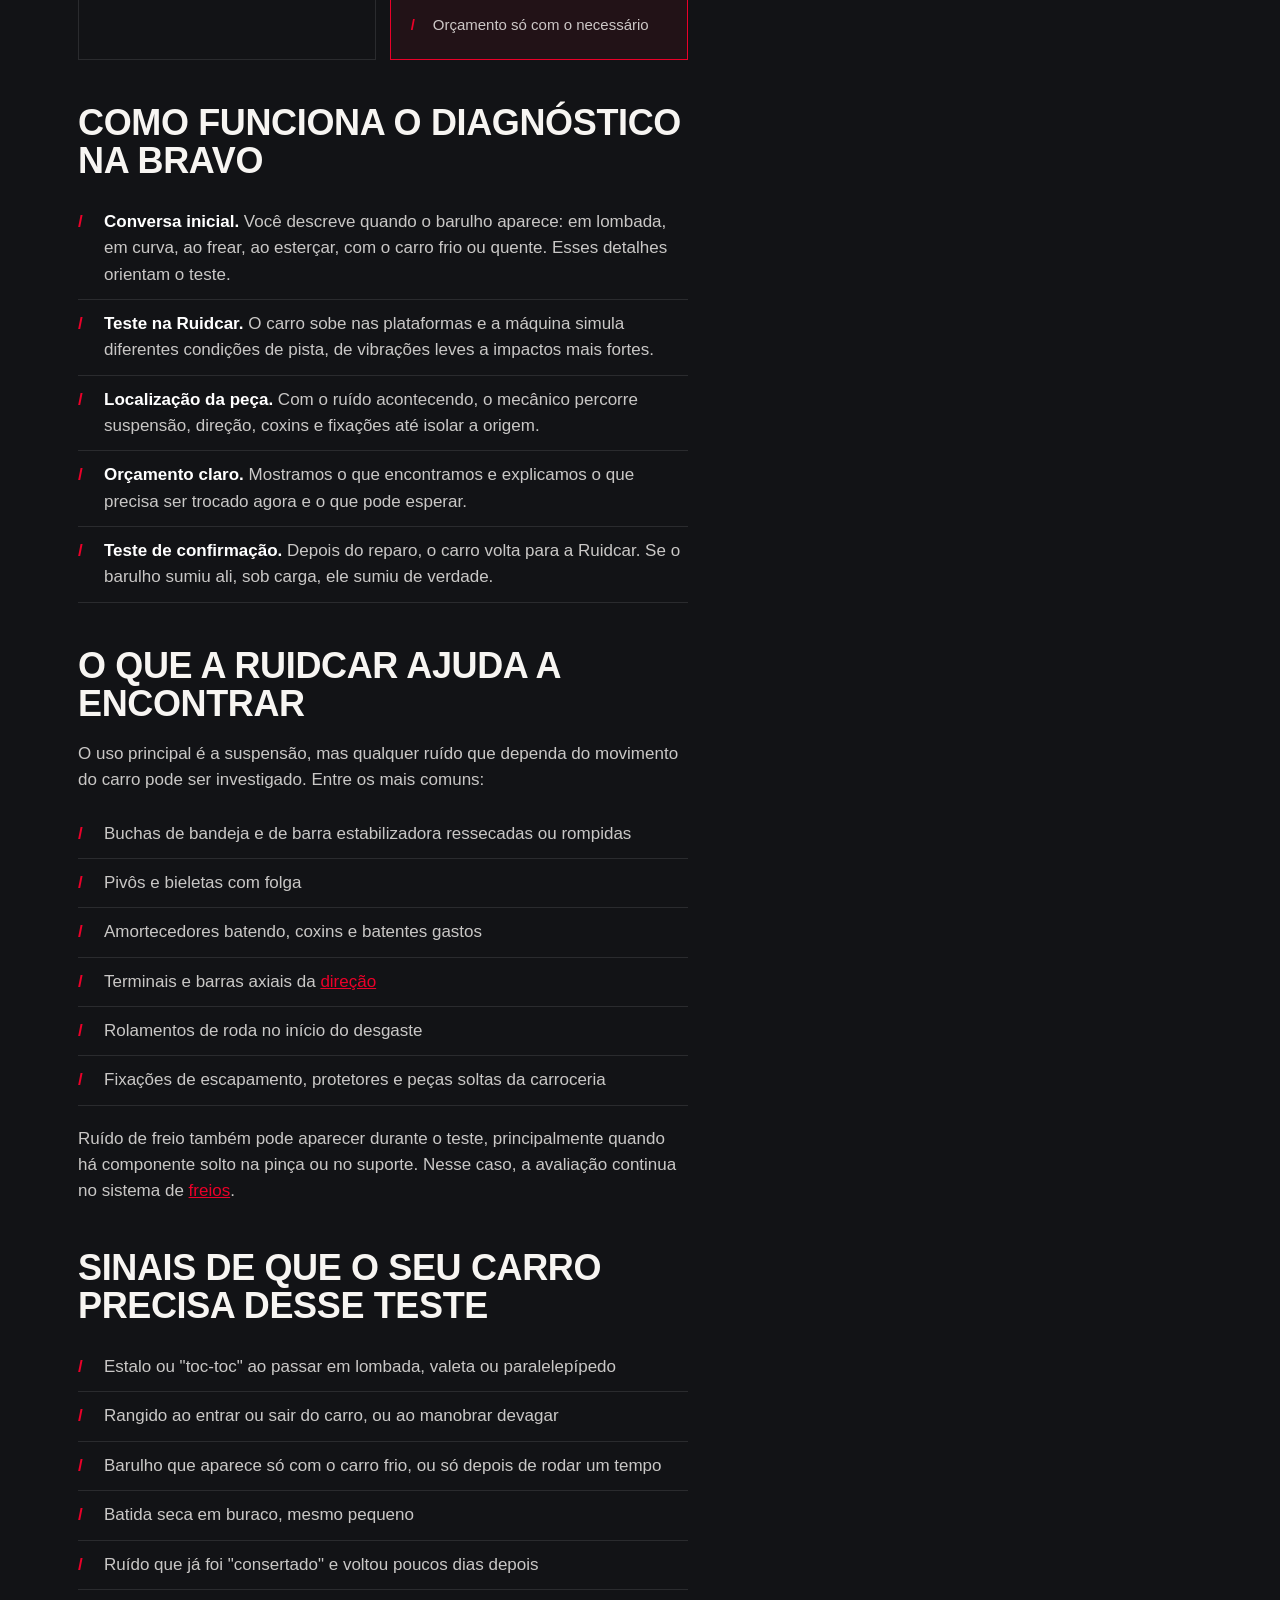
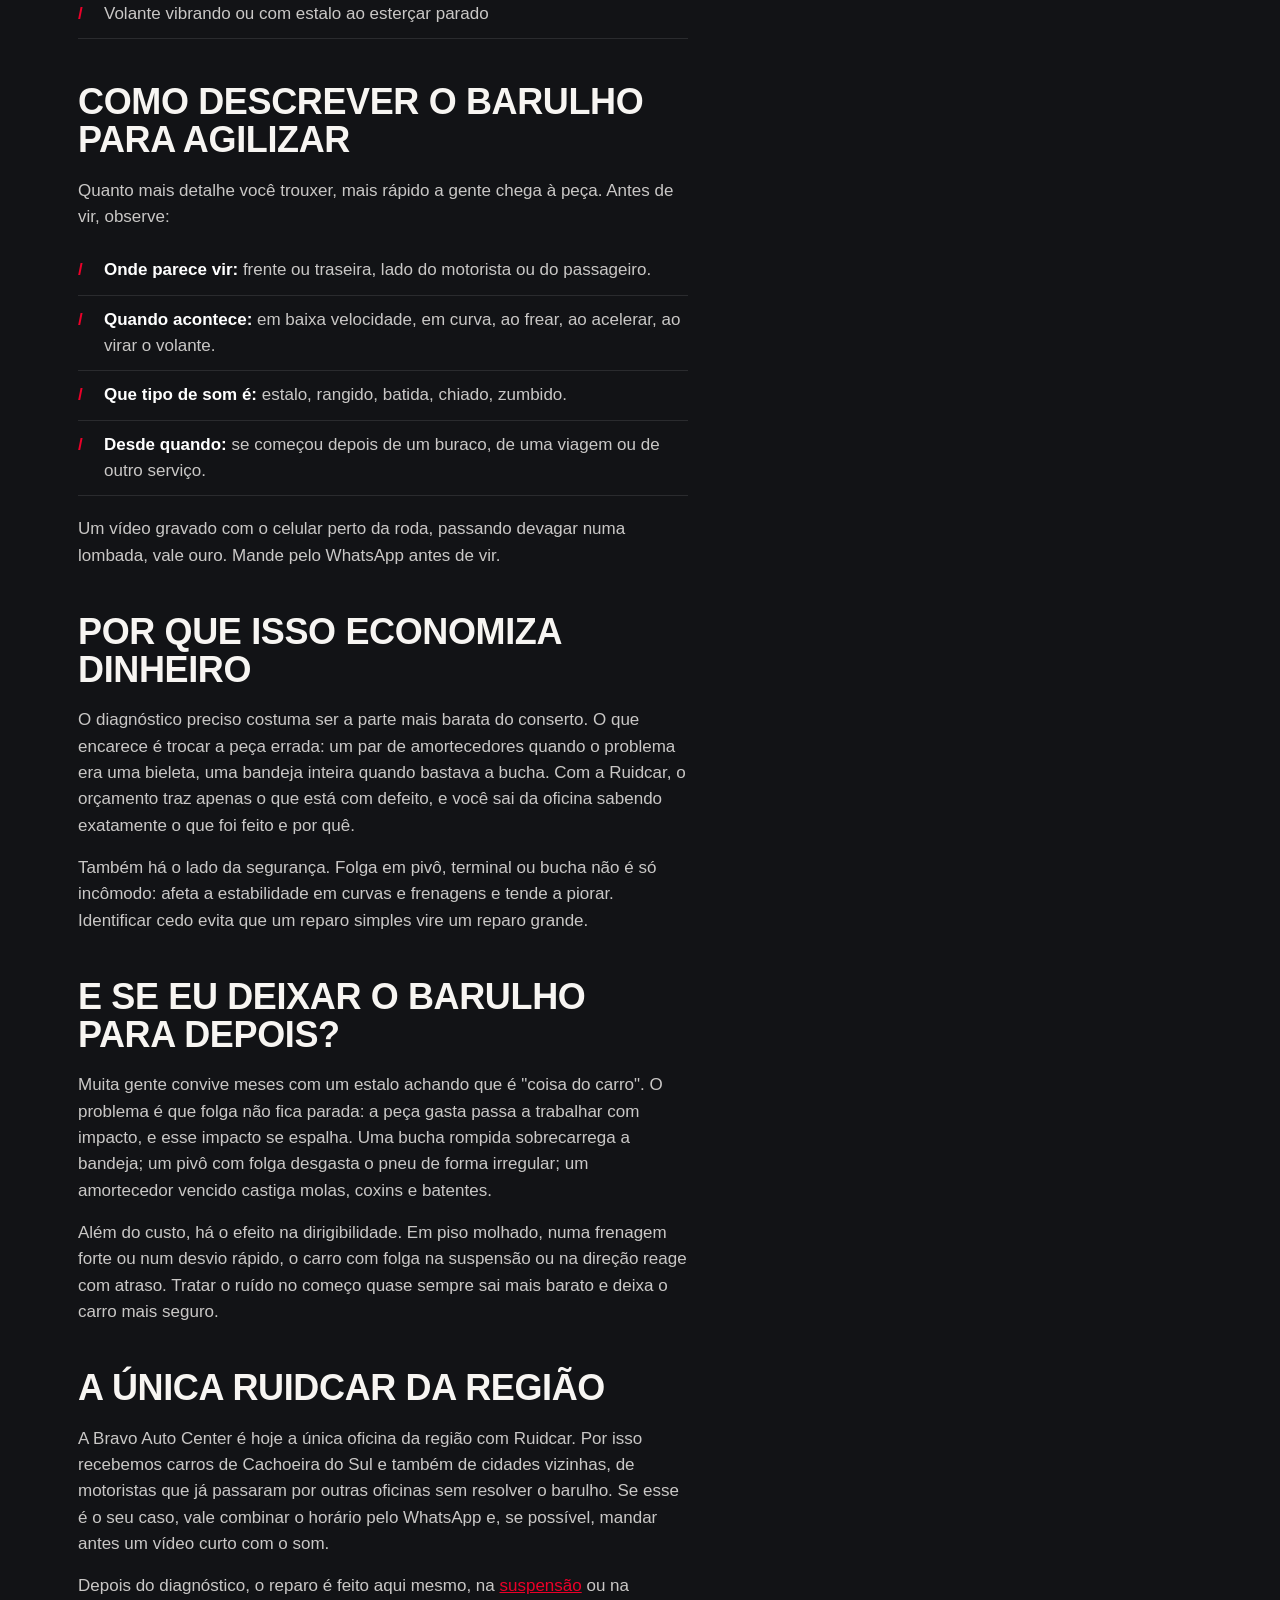
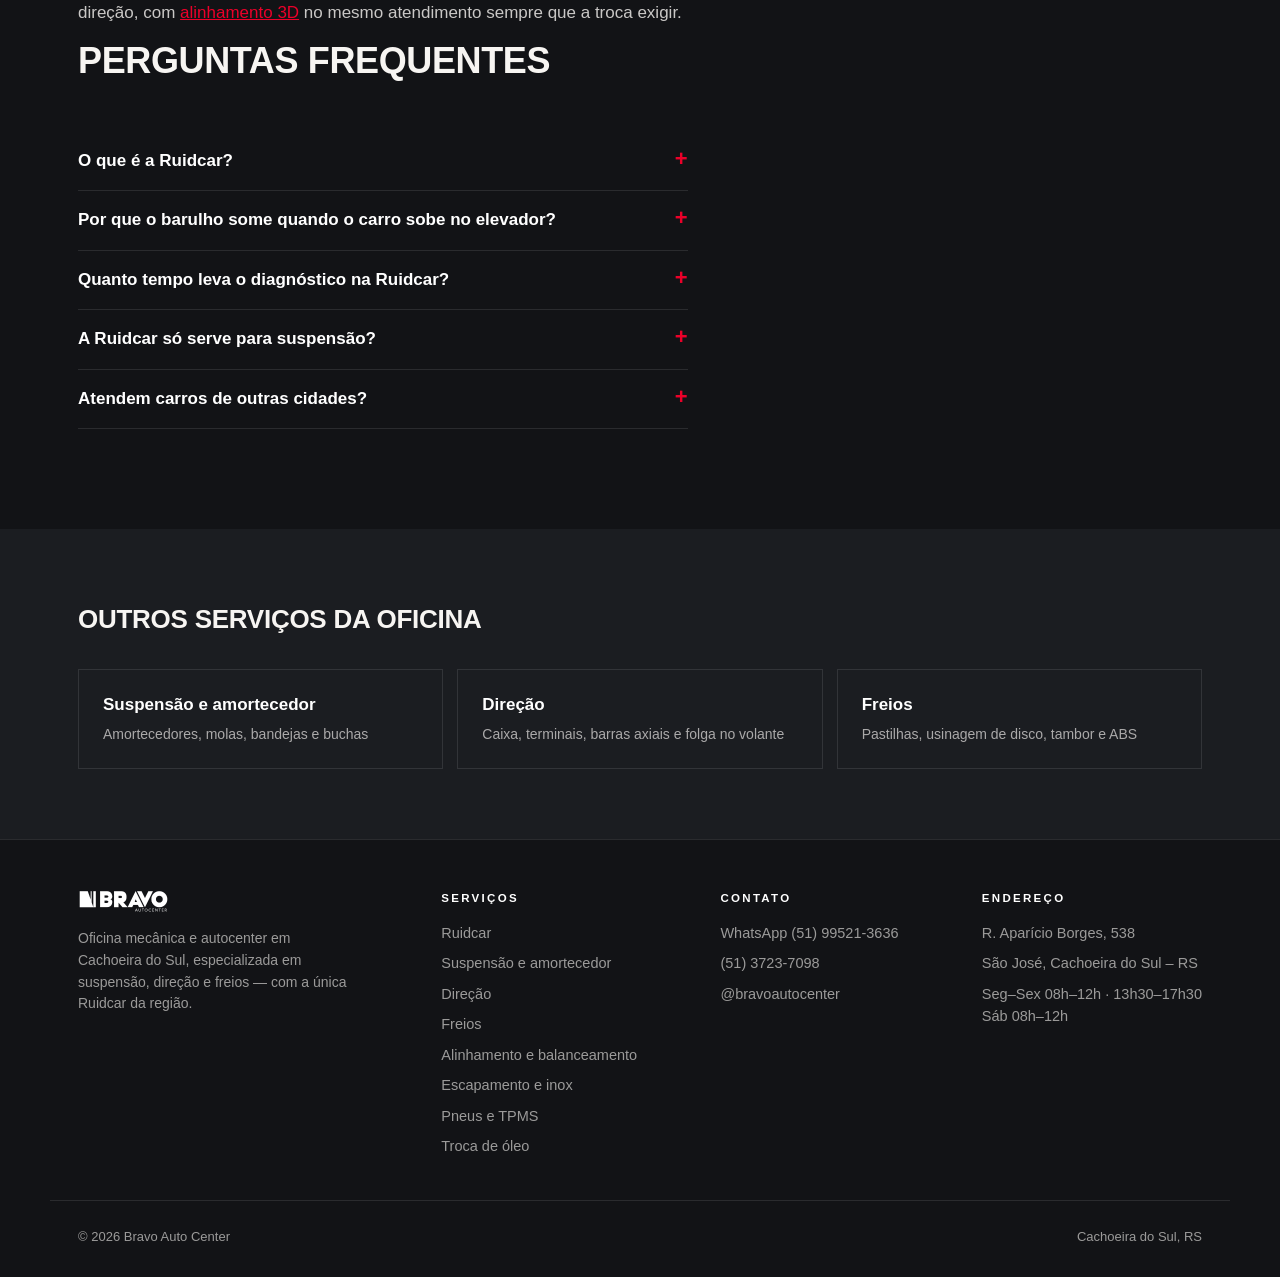
<file: servicos/ruidcar.html>
<!DOCTYPE html>
<html lang="pt-BR">
<head>
<meta charset="utf-8">
<meta name="viewport" content="width=device-width, initial-scale=1">
<title>Ruidcar em Cachoeira do Sul | Diagnóstico de Barulho — Bravo</title>
<meta name="description" content="A única Ruidcar da região está na Bravo Auto Center, em Cachoeira do Sul: simula a rodagem com o carro no elevador e localiza o barulho de suspensão com precisão.">
<link rel="canonical" href="https://www.bravoautocenter.com.br/servicos/ruidcar.html">
<meta name="robots" content="index, follow, max-image-preview:large, max-snippet:-1">
<meta name="theme-color" content="#EB0029">
<meta name="format-detection" content="telephone=no">
<link rel="icon" href="../favicon.ico" sizes="any">
<link rel="icon" type="image/png" sizes="32x32" href="../assets/img/favicon-32.png">
<link rel="apple-touch-icon" href="../assets/img/apple-touch-icon.png">
<meta property="og:type" content="website">
<meta property="og:locale" content="pt_BR">
<meta property="og:site_name" content="Bravo Auto Center">
<meta property="og:url" content="https://www.bravoautocenter.com.br/servicos/ruidcar.html">
<meta property="og:title" content="Ruidcar em Cachoeira do Sul — a única da região está na Bravo Auto Center">
<meta property="og:description" content="A única Ruidcar da região está na Bravo Auto Center, em Cachoeira do Sul: simula a rodagem com o carro no elevador e localiza o barulho de suspensão com precisão.">
<meta property="og:image" content="https://www.bravoautocenter.com.br/assets/img/og-image.jpg">
<meta property="og:image:width" content="1200">
<meta property="og:image:height" content="630">
<meta property="og:image:alt" content="Fachada da Bravo Auto Center em Cachoeira do Sul">
<meta name="twitter:card" content="summary_large_image">
<meta name="twitter:title" content="Ruidcar em Cachoeira do Sul — a única da região está na Bravo Auto Center">
<meta name="twitter:description" content="A única Ruidcar da região está na Bravo Auto Center, em Cachoeira do Sul: simula a rodagem com o carro no elevador e localiza o barulho de suspensão com precisão.">
<meta name="twitter:image" content="https://www.bravoautocenter.com.br/assets/img/og-image.jpg">

<link rel="stylesheet" href="../assets/css/style.css">
<script>document.documentElement.classList.add('js')</script>
<script src="../assets/js/main.js" defer></script>
<script type="application/ld+json">
{
 "@context": "https://schema.org",
 "@graph": [
  {
   "@type": "WebSite",
   "@id": "https://www.bravoautocenter.com.br/#website",
   "url": "https://www.bravoautocenter.com.br/",
   "name": "Bravo Auto Center",
   "inLanguage": "pt-BR",
   "publisher": {
    "@id": "https://www.bravoautocenter.com.br/#oficina"
   }
  },
  {
   "@type": "AutoRepair",
   "@id": "https://www.bravoautocenter.com.br/#oficina",
   "name": "Bravo Auto Center",
   "alternateName": [
    "Bravo Autocenter",
    "Bravo Escapamentos"
   ],
   "description": "Oficina mecânica e autocenter em Cachoeira do Sul/RS especializada em suspensão, direção e freios, com a única Ruidcar da região para diagnóstico de ruídos. Também faz alinhamento 3D, balanceamento, pneus, escapamento em aço inox e troca de óleo.",
   "url": "https://www.bravoautocenter.com.br/",
   "telephone": "+55-51-3723-7098",
   "image": [
    "https://www.bravoautocenter.com.br/assets/img/hero-fachada-carro.jpg",
    "https://www.bravoautocenter.com.br/assets/img/fachada.jpg"
   ],
   "logo": {
    "@type": "ImageObject",
    "@id": "https://www.bravoautocenter.com.br/#logo",
    "url": "https://www.bravoautocenter.com.br/assets/img/logo-bravo.png",
    "width": 733,
    "height": 191
   },
   "priceRange": "$$",
   "currenciesAccepted": "BRL",
   "address": {
    "@type": "PostalAddress",
    "streetAddress": "Rua Aparício Borges, 538",
    "addressLocality": "Cachoeira do Sul",
    "addressRegion": "RS",
    "postalCode": "96503-550",
    "addressCountry": "BR"
   },
   "geo": {
    "@type": "GeoCoordinates",
    "latitude": -30.0292459,
    "longitude": -52.9058683
   },
   "hasMap": "https://maps.app.goo.gl/3HpLLAMCEZCEs7Q38",
   "areaServed": {
    "@type": "City",
    "name": "Cachoeira do Sul",
    "containedInPlace": {
     "@type": "State",
     "name": "Rio Grande do Sul"
    }
   },
   "openingHoursSpecification": [
    {
     "@type": "OpeningHoursSpecification",
     "dayOfWeek": [
      "Monday",
      "Tuesday",
      "Wednesday",
      "Thursday",
      "Friday"
     ],
     "opens": "08:00",
     "closes": "12:00"
    },
    {
     "@type": "OpeningHoursSpecification",
     "dayOfWeek": [
      "Monday",
      "Tuesday",
      "Wednesday",
      "Thursday",
      "Friday"
     ],
     "opens": "13:30",
     "closes": "17:30"
    },
    {
     "@type": "OpeningHoursSpecification",
     "dayOfWeek": "Saturday",
     "opens": "08:00",
     "closes": "12:00"
    }
   ],
   "sameAs": [
    "https://www.instagram.com/bravoautocenter",
    "https://maps.app.goo.gl/3HpLLAMCEZCEs7Q38"
   ],
   "knowsAbout": [
    "Diagnóstico de suspensão com Ruidcar",
    "Suspensão automotiva",
    "Amortecedores",
    "Sistema de direção",
    "Freios e ABS",
    "Alinhamento e balanceamento",
    "Escapamento e solda em aço inox",
    "Pneus e TPMS",
    "Troca de óleo"
   ],
   "hasOfferCatalog": {
    "@type": "OfferCatalog",
    "name": "Serviços da Bravo Auto Center",
    "itemListElement": [
     {
      "@type": "Offer",
      "itemOffered": {
       "@id": "https://www.bravoautocenter.com.br/servicos/ruidcar.html#servico"
      }
     },
     {
      "@type": "Offer",
      "itemOffered": {
       "@id": "https://www.bravoautocenter.com.br/servicos/suspensao-ruidcar.html#servico"
      }
     },
     {
      "@type": "Offer",
      "itemOffered": {
       "@id": "https://www.bravoautocenter.com.br/servicos/direcao.html#servico"
      }
     },
     {
      "@type": "Offer",
      "itemOffered": {
       "@id": "https://www.bravoautocenter.com.br/servicos/freios.html#servico"
      }
     },
     {
      "@type": "Offer",
      "itemOffered": {
       "@id": "https://www.bravoautocenter.com.br/servicos/geometria-balanceamento.html#servico"
      }
     },
     {
      "@type": "Offer",
      "itemOffered": {
       "@id": "https://www.bravoautocenter.com.br/servicos/escapamento.html#servico"
      }
     },
     {
      "@type": "Offer",
      "itemOffered": {
       "@id": "https://www.bravoautocenter.com.br/servicos/pneus.html#servico"
      }
     },
     {
      "@type": "Offer",
      "itemOffered": {
       "@id": "https://www.bravoautocenter.com.br/servicos/troca-de-oleo.html#servico"
      }
     }
    ]
   }
  },
  {
   "@type": "BreadcrumbList",
   "@id": "https://www.bravoautocenter.com.br/servicos/ruidcar.html#breadcrumb",
   "itemListElement": [
    {
     "@type": "ListItem",
     "position": 1,
     "name": "Início",
     "item": "https://www.bravoautocenter.com.br/"
    },
    {
     "@type": "ListItem",
     "position": 2,
     "name": "Ruidcar",
     "item": "https://www.bravoautocenter.com.br/servicos/ruidcar.html"
    }
   ]
  },
  {
   "@type": "WebPage",
   "@id": "https://www.bravoautocenter.com.br/servicos/ruidcar.html#webpage",
   "url": "https://www.bravoautocenter.com.br/servicos/ruidcar.html",
   "name": "Ruidcar em Cachoeira do Sul | Diagnóstico de Barulho — Bravo",
   "description": "A única Ruidcar da região está na Bravo Auto Center, em Cachoeira do Sul: simula a rodagem com o carro no elevador e localiza o barulho de suspensão com precisão.",
   "inLanguage": "pt-BR",
   "isPartOf": {
    "@id": "https://www.bravoautocenter.com.br/#website"
   },
   "breadcrumb": {
    "@id": "https://www.bravoautocenter.com.br/servicos/ruidcar.html#breadcrumb"
   },
   "about": {
    "@id": "https://www.bravoautocenter.com.br/#oficina"
   },
   "primaryImageOfPage": {
    "@type": "ImageObject",
    "url": "https://www.bravoautocenter.com.br/assets/img/poster-ruidcar.jpg"
   },
   "dateModified": "2026-10-30",
   "mainEntity": {
    "@id": "https://www.bravoautocenter.com.br/servicos/ruidcar.html#servico"
   }
  },
  {
   "@type": "Service",
   "@id": "https://www.bravoautocenter.com.br/servicos/ruidcar.html#servico",
   "name": "Diagnóstico de ruídos com Ruidcar",
   "serviceType": "Diagnóstico de ruído de suspensão",
   "description": "Diagnóstico de ruídos de suspensão, direção e carroceria com o equipamento Ruidcar, que simula o comportamento de rodagem com o veículo suspenso no elevador. Único na região de Cachoeira do Sul/RS.",
   "url": "https://www.bravoautocenter.com.br/servicos/ruidcar.html",
   "provider": {
    "@id": "https://www.bravoautocenter.com.br/#oficina"
   },
   "areaServed": {
    "@type": "City",
    "name": "Cachoeira do Sul"
   }
  },
  {
   "@type": "Service",
   "@id": "https://www.bravoautocenter.com.br/servicos/suspensao-ruidcar.html#servico",
   "name": "Conserto de suspensão e troca de amortecedor",
   "serviceType": "Reparo de suspensão automotiva",
   "description": "Conserto de suspensão em Cachoeira do Sul/RS: troca de amortecedores, molas, bandejas, bieletas, pivôs, buchas, batentes e coxins, com diagnóstico pela Ruidcar.",
   "url": "https://www.bravoautocenter.com.br/servicos/suspensao-ruidcar.html",
   "provider": {
    "@id": "https://www.bravoautocenter.com.br/#oficina"
   },
   "areaServed": {
    "@type": "City",
    "name": "Cachoeira do Sul"
   }
  },
  {
   "@type": "Service",
   "@id": "https://www.bravoautocenter.com.br/servicos/direcao.html#servico",
   "name": "Conserto do sistema de direção",
   "serviceType": "Reparo de direção automotiva",
   "description": "Diagnóstico e reparo do sistema de direção em Cachoeira do Sul/RS: caixa de direção, terminais, barras axiais, coifas, direção hidráulica e elétrica, com Ruidcar e scanner.",
   "url": "https://www.bravoautocenter.com.br/servicos/direcao.html",
   "provider": {
    "@id": "https://www.bravoautocenter.com.br/#oficina"
   },
   "areaServed": {
    "@type": "City",
    "name": "Cachoeira do Sul"
   }
  },
  {
   "@type": "Service",
   "@id": "https://www.bravoautocenter.com.br/servicos/freios.html#servico",
   "name": "Reparo e manutenção de freios",
   "serviceType": "Reparo de freios automotivos",
   "description": "Serviço de freios em Cachoeira do Sul/RS: pastilhas, usinagem e troca de discos, freio a tambor, pinças, sangria, troca de fluido e diagnóstico de ABS com scanner.",
   "url": "https://www.bravoautocenter.com.br/servicos/freios.html",
   "provider": {
    "@id": "https://www.bravoautocenter.com.br/#oficina"
   },
   "areaServed": {
    "@type": "City",
    "name": "Cachoeira do Sul"
   }
  },
  {
   "@type": "Service",
   "@id": "https://www.bravoautocenter.com.br/servicos/geometria-balanceamento.html#servico",
   "name": "Alinhamento 3D e balanceamento",
   "serviceType": "Alinhamento de direção e balanceamento de rodas",
   "description": "Alinhamento com equipamento de geometria 3D e balanceamento de rodas em Cachoeira do Sul/RS.",
   "url": "https://www.bravoautocenter.com.br/servicos/geometria-balanceamento.html",
   "provider": {
    "@id": "https://www.bravoautocenter.com.br/#oficina"
   },
   "areaServed": {
    "@type": "City",
    "name": "Cachoeira do Sul"
   }
  },
  {
   "@type": "Service",
   "@id": "https://www.bravoautocenter.com.br/servicos/escapamento.html#servico",
   "name": "Escapamento e solda em aço inox",
   "serviceType": "Troca e conserto de escapamento",
   "description": "Troca, conserto e fabricação de escapamento em Cachoeira do Sul/RS, com solda em aço inox e instalação de ponteiras esportivas.",
   "url": "https://www.bravoautocenter.com.br/servicos/escapamento.html",
   "provider": {
    "@id": "https://www.bravoautocenter.com.br/#oficina"
   },
   "areaServed": {
    "@type": "City",
    "name": "Cachoeira do Sul"
   }
  },
  {
   "@type": "Service",
   "@id": "https://www.bravoautocenter.com.br/servicos/pneus.html#servico",
   "name": "Venda e montagem de pneus",
   "serviceType": "Venda e montagem de pneus",
   "description": "Venda e montagem de pneus de todas as marcas em Cachoeira do Sul/RS, com balanceamento, rodízio e atendimento a sistemas TPMS.",
   "url": "https://www.bravoautocenter.com.br/servicos/pneus.html",
   "provider": {
    "@id": "https://www.bravoautocenter.com.br/#oficina"
   },
   "areaServed": {
    "@type": "City",
    "name": "Cachoeira do Sul"
   }
  },
  {
   "@type": "Service",
   "@id": "https://www.bravoautocenter.com.br/servicos/troca-de-oleo.html#servico",
   "name": "Troca de óleo e filtros",
   "serviceType": "Troca de óleo de motor",
   "description": "Troca de óleo e filtros em Cachoeira do Sul/RS com óleo original Volkswagen e ACDelco (GM), Petronas Selénia e Syntium, Elf Evolution, Shell Helix, Mobil Super e Lubrax.",
   "url": "https://www.bravoautocenter.com.br/servicos/troca-de-oleo.html",
   "provider": {
    "@id": "https://www.bravoautocenter.com.br/#oficina"
   },
   "areaServed": {
    "@type": "City",
    "name": "Cachoeira do Sul"
   }
  },
  {
   "@type": "FAQPage",
   "@id": "https://www.bravoautocenter.com.br/servicos/ruidcar.html#perguntas",
   "isPartOf": {
    "@id": "https://www.bravoautocenter.com.br/servicos/ruidcar.html#webpage"
   },
   "mainEntity": [
    {
     "@type": "Question",
     "name": "O que é a Ruidcar?",
     "acceptedAnswer": {
      "@type": "Answer",
      "text": "É um equipamento de diagnóstico que reproduz o comportamento de rodagem com o veículo suspenso no elevador. Com a Ruidcar, o ruído se manifesta dentro da oficina e o mecânico localiza a origem com precisão, em vez de trocar peças por tentativa."
     }
    },
    {
     "@type": "Question",
     "name": "Por que o barulho some quando o carro sobe no elevador?",
     "acceptedAnswer": {
      "@type": "Answer",
      "text": "Com o carro suspenso, o peso deixa de atuar sobre a suspensão e as peças se acomodam numa posição diferente da que ocupam rodando. A folga se fecha e o ruído desaparece. A Ruidcar devolve ao conjunto o esforço da rodagem e o barulho volta."
     }
    },
    {
     "@type": "Question",
     "name": "Quanto tempo leva o diagnóstico na Ruidcar?",
     "acceptedAnswer": {
      "@type": "Answer",
      "text": "O teste em si é rápido. O tempo total depende de quantos ruídos o carro tem e de quanto é preciso desmontar para confirmar a peça. Combinando pelo WhatsApp, separamos o horário certo."
     }
    },
    {
     "@type": "Question",
     "name": "A Ruidcar só serve para suspensão?",
     "acceptedAnswer": {
      "@type": "Answer",
      "text": "O uso principal é a suspensão, mas ela também ajuda a identificar ruídos na direção, em coxins, em fixações do escapamento e em peças soltas da carroceria que só aparecem com o carro em movimento."
     }
    },
    {
     "@type": "Question",
     "name": "Atendem carros de outras cidades?",
     "acceptedAnswer": {
      "@type": "Answer",
      "text": "Sim. Como temos a única Ruidcar da região, recebemos carros de cidades vizinhas com frequência. Vale combinar antes pelo WhatsApp para acertar dia e horário."
     }
    }
   ]
  }
 ]
}
</script>
</head>
<body>
<a class="skip-link" href="#conteudo">Pular para o conteúdo</a>
<header class="nav scrolled" id="nav" data-sticky="fixed">
  <a href="../index.html" class="nav-logo" aria-label="Bravo Auto Center — página inicial">
    <img src="../assets/img/logo-bravo-white.png" width="733" height="191" alt="Bravo Auto Center"></a>
  <nav class="nav-right" aria-label="Principal">
    <ul class="nav-links">
      <li><a href="../servicos/ruidcar.html" class="nav-ruidcar" aria-current="page">Ruidcar</a></li><li><a href="../servicos/suspensao-ruidcar.html">Suspensão</a></li><li><a href="../servicos/direcao.html">Direção</a></li><li><a href="../servicos/freios.html">Freios</a></li><li><a href="../index.html#servicos">Serviços</a></li><li><a href="../index.html#localizacao">Contato</a></li>
    </ul>
    <button class="nav-burger" type="button" aria-label="Abrir menu" aria-expanded="false" aria-controls="mmenu" data-menu-open>☰</button>
  </nav>
</header>
<div id="mmenu" class="mobile-menu" aria-hidden="true">
  <div class="mobile-menu-top">
    <img src="../assets/img/logo-bravo-white.png" width="733" height="191" alt="Bravo Auto Center" style="height:22px;width:auto">
    <button class="mobile-close" type="button" aria-label="Fechar menu" data-menu-close>×</button>
  </div>
  <ul><li><a href="../servicos/ruidcar.html" class="m-ruidcar">Ruidcar</a></li><li><a href="../servicos/suspensao-ruidcar.html">Suspensão</a></li><li><a href="../servicos/direcao.html">Direção</a></li><li><a href="../servicos/freios.html">Freios</a></li><li><a href="../index.html#servicos">Serviços</a></li><li><a href="../index.html#localizacao">Contato</a></li></ul>
  <a class="btn btn-white" href="https://wa.me/5551995213636" target="_blank" rel="noopener">Chamar no WhatsApp</a>
</div>
<main id="conteudo">
<section class="sub-hero">
  <div class="sub-hero-inner">
    <nav class="breadcrumb" aria-label="Você está aqui">
      <a href="../index.html">Início</a><span aria-hidden="true">/</span><span aria-current="page">Ruidcar</span>
    </nav>
    
    <h1>Ruidcar: o barulho que some no elevador, aqui aparece</h1>
    <p class="lead">Somos a única oficina da região com Ruidcar. Ela simula a rodagem com o carro suspenso e faz o ruído se manifestar na frente do mecânico — para trocar só a peça que realmente está com defeito.</p>
    <div class="hero-actions">
      <a class="btn btn-white" href="https://wa.me/5551995213636?text=Ol%C3%A1%21%20Quero%20agendar%20um%20diagn%C3%B3stico%20na%20Ruidcar.%20Meu%20carro%20est%C3%A1%20com%20barulho." target="_blank" rel="noopener">Agendar diagnóstico na Ruidcar</a>
      <a class="btn btn-outline-dark" href="tel:+555137237098">(51) 3723-7098</a>
    </div>
  </div>
</section>
<section class="sub-body">
  <div class="sub-grid">
    <article class="sub-content">
      <h2>O barulho que nenhuma oficina consegue achar</h2>
      <p>Quase todo motorista já passou por isso. O carro começa a estalar numa lombada, a ranger numa valeta ou a dar um "toc" seco no calçamento. Você leva na oficina, o carro sobe no elevador, o mecânico balança a roda com a mão — e não encontra nada. O barulho, que estava ali na rua, simplesmente desaparece.</p>
      <p>A explicação é mecânica. Com o carro no chão, o peso da carroceria força cada componente da suspensão e da direção. A bucha gasta abre, o pivô com folga se desloca, a bieleta trabalha fora de posição. Quando o carro é suspenso, esse peso some, as peças voltam para uma posição mais confortável e a folga se fecha. O defeito continua lá, mas fica escondido.</p>
      <p>O resultado, na maioria das oficinas, é o diagnóstico por eliminação: troca-se uma peça, o cliente roda alguns dias, o ruído volta, troca-se outra. Você paga por várias tentativas até acertar a peça que realmente estava com defeito.</p>

      <h2>O que é a Ruidcar</h2>
      <p>A Ruidcar é um equipamento criado exatamente para esse problema. O carro sobe no elevador apoiado sobre plataformas que se movimentam de forma controlada, devolvendo ao conjunto o esforço que ele sofre rodando. Na prática, o carro "anda" parado: a máquina reproduz o comportamento de piso irregular, buracos e lombadas enquanto o mecânico fica embaixo do veículo, com acesso a cada peça.</p>
      <p>Com a suspensão sob carga, o ruído volta a acontecer na frente de quem está diagnosticando. Dá para ouvir de onde ele vem, tocar no componente enquanto ele faz barulho e confirmar a origem antes de desmontar qualquer coisa.</p>

      <figure class="sub-figure"><video controls playsinline preload="none" poster="../assets/img/poster-ruidcar.jpg" aria-label="Vídeo da Ruidcar em funcionamento na Bravo Auto Center"><source src="../assets/video/ruidcar.mp4" type="video/mp4"></video></figure>
      <p class="figcap">A Ruidcar em funcionamento na Bravo Auto Center, em Cachoeira do Sul.</p>

      <h2>Diagnóstico tradicional × diagnóstico com Ruidcar</h2>
      <div class="compare">
        <div>
          <h3>Sem a máquina</h3>
          <ul>
            <li>Carro parado, sem carga</li>
            <li>Folga escondida pelo elevador</li>
            <li>Teste de rua e muita suposição</li>
            <li>Troca por tentativa</li>
          </ul>
        </div>
        <div class="win">
          <h3>Com a Ruidcar</h3>
          <ul>
            <li>Suspensão sob esforço de rodagem</li>
            <li>Ruído reproduzido na oficina</li>
            <li>Peça localizada antes de desmontar</li>
            <li>Orçamento só com o necessário</li>
          </ul>
        </div>
      </div>

      <h2>Como funciona o diagnóstico na Bravo</h2>
      <ul>
        <li><strong>Conversa inicial.</strong> Você descreve quando o barulho aparece: em lombada, em curva, ao frear, ao esterçar, com o carro frio ou quente. Esses detalhes orientam o teste.</li>
        <li><strong>Teste na Ruidcar.</strong> O carro sobe nas plataformas e a máquina simula diferentes condições de pista, de vibrações leves a impactos mais fortes.</li>
        <li><strong>Localização da peça.</strong> Com o ruído acontecendo, o mecânico percorre suspensão, direção, coxins e fixações até isolar a origem.</li>
        <li><strong>Orçamento claro.</strong> Mostramos o que encontramos e explicamos o que precisa ser trocado agora e o que pode esperar.</li>
        <li><strong>Teste de confirmação.</strong> Depois do reparo, o carro volta para a Ruidcar. Se o barulho sumiu ali, sob carga, ele sumiu de verdade.</li>
      </ul>

      <h2>O que a Ruidcar ajuda a encontrar</h2>
      <p>O uso principal é a suspensão, mas qualquer ruído que dependa do movimento do carro pode ser investigado. Entre os mais comuns:</p>
      <ul>
        <li>Buchas de bandeja e de barra estabilizadora ressecadas ou rompidas</li>
        <li>Pivôs e bieletas com folga</li>
        <li>Amortecedores batendo, coxins e batentes gastos</li>
        <li>Terminais e barras axiais da <a href="direcao.html">direção</a></li>
        <li>Rolamentos de roda no início do desgaste</li>
        <li>Fixações de escapamento, protetores e peças soltas da carroceria</li>
      </ul>
      <p>Ruído de freio também pode aparecer durante o teste, principalmente quando há componente solto na pinça ou no suporte. Nesse caso, a avaliação continua no sistema de <a href="freios.html">freios</a>.</p>

      <h2>Sinais de que o seu carro precisa desse teste</h2>
      <ul>
        <li>Estalo ou "toc-toc" ao passar em lombada, valeta ou paralelepípedo</li>
        <li>Rangido ao entrar ou sair do carro, ou ao manobrar devagar</li>
        <li>Barulho que aparece só com o carro frio, ou só depois de rodar um tempo</li>
        <li>Batida seca em buraco, mesmo pequeno</li>
        <li>Ruído que já foi "consertado" e voltou poucos dias depois</li>
        <li>Volante vibrando ou com estalo ao esterçar parado</li>
      </ul>

      <h2>Como descrever o barulho para agilizar</h2>
      <p>Quanto mais detalhe você trouxer, mais rápido a gente chega à peça. Antes de vir, observe:</p>
      <ul>
        <li><strong>Onde parece vir:</strong> frente ou traseira, lado do motorista ou do passageiro.</li>
        <li><strong>Quando acontece:</strong> em baixa velocidade, em curva, ao frear, ao acelerar, ao virar o volante.</li>
        <li><strong>Que tipo de som é:</strong> estalo, rangido, batida, chiado, zumbido.</li>
        <li><strong>Desde quando:</strong> se começou depois de um buraco, de uma viagem ou de outro serviço.</li>
      </ul>
      <p>Um vídeo gravado com o celular perto da roda, passando devagar numa lombada, vale ouro. Mande pelo WhatsApp antes de vir.</p>

      <h2>Por que isso economiza dinheiro</h2>
      <p>O diagnóstico preciso costuma ser a parte mais barata do conserto. O que encarece é trocar a peça errada: um par de amortecedores quando o problema era uma bieleta, uma bandeja inteira quando bastava a bucha. Com a Ruidcar, o orçamento traz apenas o que está com defeito, e você sai da oficina sabendo exatamente o que foi feito e por quê.</p>
      <p>Também há o lado da segurança. Folga em pivô, terminal ou bucha não é só incômodo: afeta a estabilidade em curvas e frenagens e tende a piorar. Identificar cedo evita que um reparo simples vire um reparo grande.</p>

      <h2>E se eu deixar o barulho para depois?</h2>
      <p>Muita gente convive meses com um estalo achando que é "coisa do carro". O problema é que folga não fica parada: a peça gasta passa a trabalhar com impacto, e esse impacto se espalha. Uma bucha rompida sobrecarrega a bandeja; um pivô com folga desgasta o pneu de forma irregular; um amortecedor vencido castiga molas, coxins e batentes.</p>
      <p>Além do custo, há o efeito na dirigibilidade. Em piso molhado, numa frenagem forte ou num desvio rápido, o carro com folga na suspensão ou na direção reage com atraso. Tratar o ruído no começo quase sempre sai mais barato e deixa o carro mais seguro.</p>

      <h2>A única Ruidcar da região</h2>
      <p>A Bravo Auto Center é hoje a única oficina da região com Ruidcar. Por isso recebemos carros de Cachoeira do Sul e também de cidades vizinhas, de motoristas que já passaram por outras oficinas sem resolver o barulho. Se esse é o seu caso, vale combinar o horário pelo WhatsApp e, se possível, mandar antes um vídeo curto com o som.</p>
      <p>Depois do diagnóstico, o reparo é feito aqui mesmo, na <a href="suspensao-ruidcar.html">suspensão</a> ou na direção, com <a href="geometria-balanceamento.html">alinhamento 3D</a> no mesmo atendimento sempre que a troca exigir.</p>

      <section aria-labelledby="faq-title">
        <h2 id="faq-title">Perguntas frequentes</h2>
        <div class="faq" id="perguntas">
<details><summary>O que é a Ruidcar?</summary><p>É um equipamento de diagnóstico que reproduz o comportamento de rodagem com o veículo suspenso no elevador. Com a Ruidcar, o ruído se manifesta dentro da oficina e o mecânico localiza a origem com precisão, em vez de trocar peças por tentativa.</p></details>
<details><summary>Por que o barulho some quando o carro sobe no elevador?</summary><p>Com o carro suspenso, o peso deixa de atuar sobre a suspensão e as peças se acomodam numa posição diferente da que ocupam rodando. A folga se fecha e o ruído desaparece. A Ruidcar devolve ao conjunto o esforço da rodagem e o barulho volta.</p></details>
<details><summary>Quanto tempo leva o diagnóstico na Ruidcar?</summary><p>O teste em si é rápido. O tempo total depende de quantos ruídos o carro tem e de quanto é preciso desmontar para confirmar a peça. Combinando pelo WhatsApp, separamos o horário certo.</p></details>
<details><summary>A Ruidcar só serve para suspensão?</summary><p>O uso principal é a suspensão, mas ela também ajuda a identificar ruídos na direção, em coxins, em fixações do escapamento e em peças soltas da carroceria que só aparecem com o carro em movimento.</p></details>
<details><summary>Atendem carros de outras cidades?</summary><p>Sim. Como temos a única Ruidcar da região, recebemos carros de cidades vizinhas com frequência. Vale combinar antes pelo WhatsApp para acertar dia e horário.</p></details>
</div>
      </section>
    </article>
    <aside class="sub-aside" aria-label="Contato rápido">
  <div class="aside-card">
    <h2 class="aside-title">Barulho que ninguém acha?</h2>
    <p>Conte quando o ruído aparece — lombada, curva, freada, ao esterçar. Um vídeo com o som ajuda muito no pré-diagnóstico.</p>
    <a class="btn btn-red" href="https://wa.me/5551995213636?text=Ol%C3%A1%21%20Quero%20agendar%20um%20diagn%C3%B3stico%20na%20Ruidcar.%20Meu%20carro%20est%C3%A1%20com%20barulho." target="_blank" rel="noopener">Chamar no WhatsApp</a>
    <a class="btn btn-outline-dark" href="tel:+555137237098">(51) 3723-7098</a>
    <dl class="aside-meta">
      <div><dt><strong>Endereço</strong></dt><dd>R. Aparício Borges, 538 — São José, Cachoeira do Sul/RS</dd></div>
      <div><dt><strong>Horário</strong></dt><dd>Seg–Sex 08h–12h e 13h30–17h30 · Sáb 08h–12h</dd></div>
      <div><dt><strong>Avaliação</strong></dt><dd>4,7 ★ · 141 avaliações no Google</dd></div>
    </dl>
  </div>
</aside>
  </div>
</section>
<section class="other-services" aria-labelledby="outros">
  <h2 id="outros">Outros serviços da oficina</h2>
  <div class="other-grid"><a href="../servicos/suspensao-ruidcar.html">Suspensão e amortecedor<span>Amortecedores, molas, bandejas e buchas</span></a><a href="../servicos/direcao.html">Direção<span>Caixa, terminais, barras axiais e folga no volante</span></a><a href="../servicos/freios.html">Freios<span>Pastilhas, usinagem de disco, tambor e ABS</span></a></div>
</section>
</main>
<footer>
  <div class="foot-grid">
    <div class="foot-brand">
      <img src="../assets/img/logo-bravo-white.png" width="733" height="191" alt="Bravo Auto Center" loading="lazy" style="width:auto">
      <p>Oficina mecânica e autocenter em Cachoeira do Sul, especializada em suspensão, direção e freios — com a única Ruidcar da região.</p>
    </div>
    <nav class="foot-col" aria-label="Serviços">
      <h2 class="kicker" style="color:#fff;margin:0 0 14px">Serviços</h2>
      <a href="../servicos/ruidcar.html">Ruidcar</a><a href="../servicos/suspensao-ruidcar.html">Suspensão e amortecedor</a><a href="../servicos/direcao.html">Direção</a><a href="../servicos/freios.html">Freios</a><a href="../servicos/geometria-balanceamento.html">Alinhamento e balanceamento</a><a href="../servicos/escapamento.html">Escapamento e inox</a><a href="../servicos/pneus.html">Pneus e TPMS</a><a href="../servicos/troca-de-oleo.html">Troca de óleo</a>
    </nav>
    <div class="foot-col">
      <h2 class="kicker" style="color:#fff;margin:0 0 14px">Contato</h2>
      <a href="https://wa.me/5551995213636" target="_blank" rel="noopener">WhatsApp (51) 99521-3636</a>
      <a href="tel:+555137237098">(51) 3723-7098</a>
      <a href="https://www.instagram.com/bravoautocenter" target="_blank" rel="noopener">@bravoautocenter</a>
    </div>
    <address class="foot-col" style="font-style:normal">
      <h2 class="kicker" style="color:#fff;margin:0 0 14px">Endereço</h2>
      <p>R. Aparício Borges, 538</p>
      <p>São José, Cachoeira do Sul – RS</p>
      <p>Seg–Sex 08h–12h · 13h30–17h30<br>Sáb 08h–12h</p>
    </address>
  </div>
  <div class="foot-bottom">
    <span>© <span id="year">2026</span> Bravo Auto Center</span>
    <span>Cachoeira do Sul, RS</span>
  </div>
</footer>
<a class="wa-float" href="https://wa.me/5551995213636" target="_blank" rel="noopener" aria-label="Chamar a Bravo Auto Center no WhatsApp"><svg viewBox="0 0 32 32" xmlns="http://www.w3.org/2000/svg" aria-hidden="true" focusable="false"><path d="M16.04 3C9.42 3 4.05 8.36 4.05 14.97c0 2.11.55 4.17 1.6 5.99L4 29l8.23-1.61a12.02 12.02 0 0 0 3.8.62h.01c6.61 0 11.98-5.36 11.98-11.97C28.02 8.36 22.65 3 16.04 3zm0 21.87h-.01a9.9 9.9 0 0 1-3.47-.63l-.25-.1-4.88.95.98-4.76-.16-.26a9.87 9.87 0 0 1-1.52-5.26c0-5.47 4.46-9.92 9.94-9.92a9.87 9.87 0 0 1 9.93 9.93c0 5.47-4.46 9.92-9.93 9.92zm5.45-7.43c-.3-.15-1.77-.87-2.04-.97-.27-.1-.47-.15-.67.15-.2.3-.77.97-.94 1.17-.17.2-.35.22-.65.07-.3-.15-1.26-.46-2.4-1.48-.89-.79-1.49-1.77-1.66-2.07-.17-.3-.02-.46.13-.61.13-.13.3-.35.45-.52.15-.17.2-.3.3-.5.1-.2.05-.37-.02-.52-.08-.15-.67-1.62-.92-2.22-.24-.58-.49-.5-.67-.51h-.57c-.2 0-.52.07-.8.37-.27.3-1.04 1.02-1.04 2.5 0 1.47 1.07 2.89 1.22 3.09.15.2 2.11 3.22 5.1 4.51.71.31 1.27.49 1.7.63.72.23 1.37.2 1.88.12.57-.09 1.77-.72 2.02-1.42.25-.7.25-1.3.17-1.42-.07-.12-.27-.2-.57-.35z"/></svg></a>
</body>
</html>
</file>
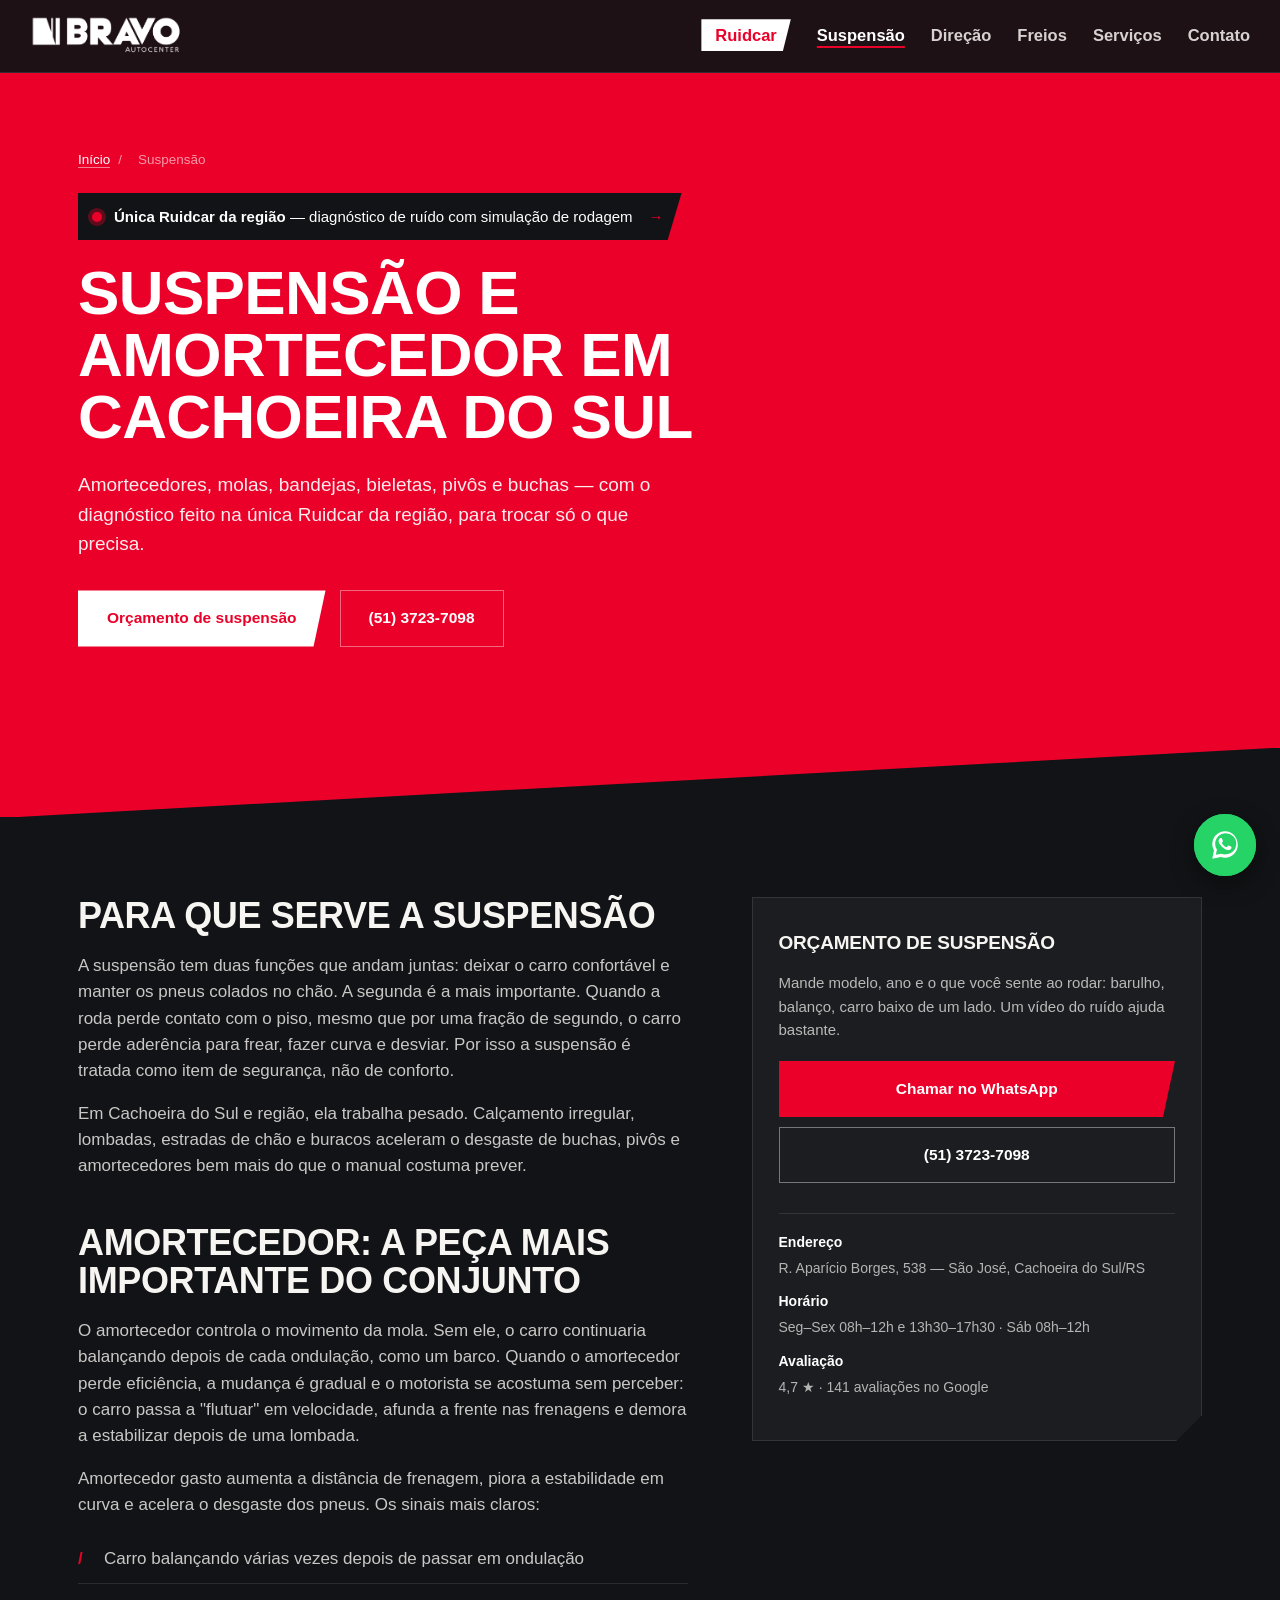
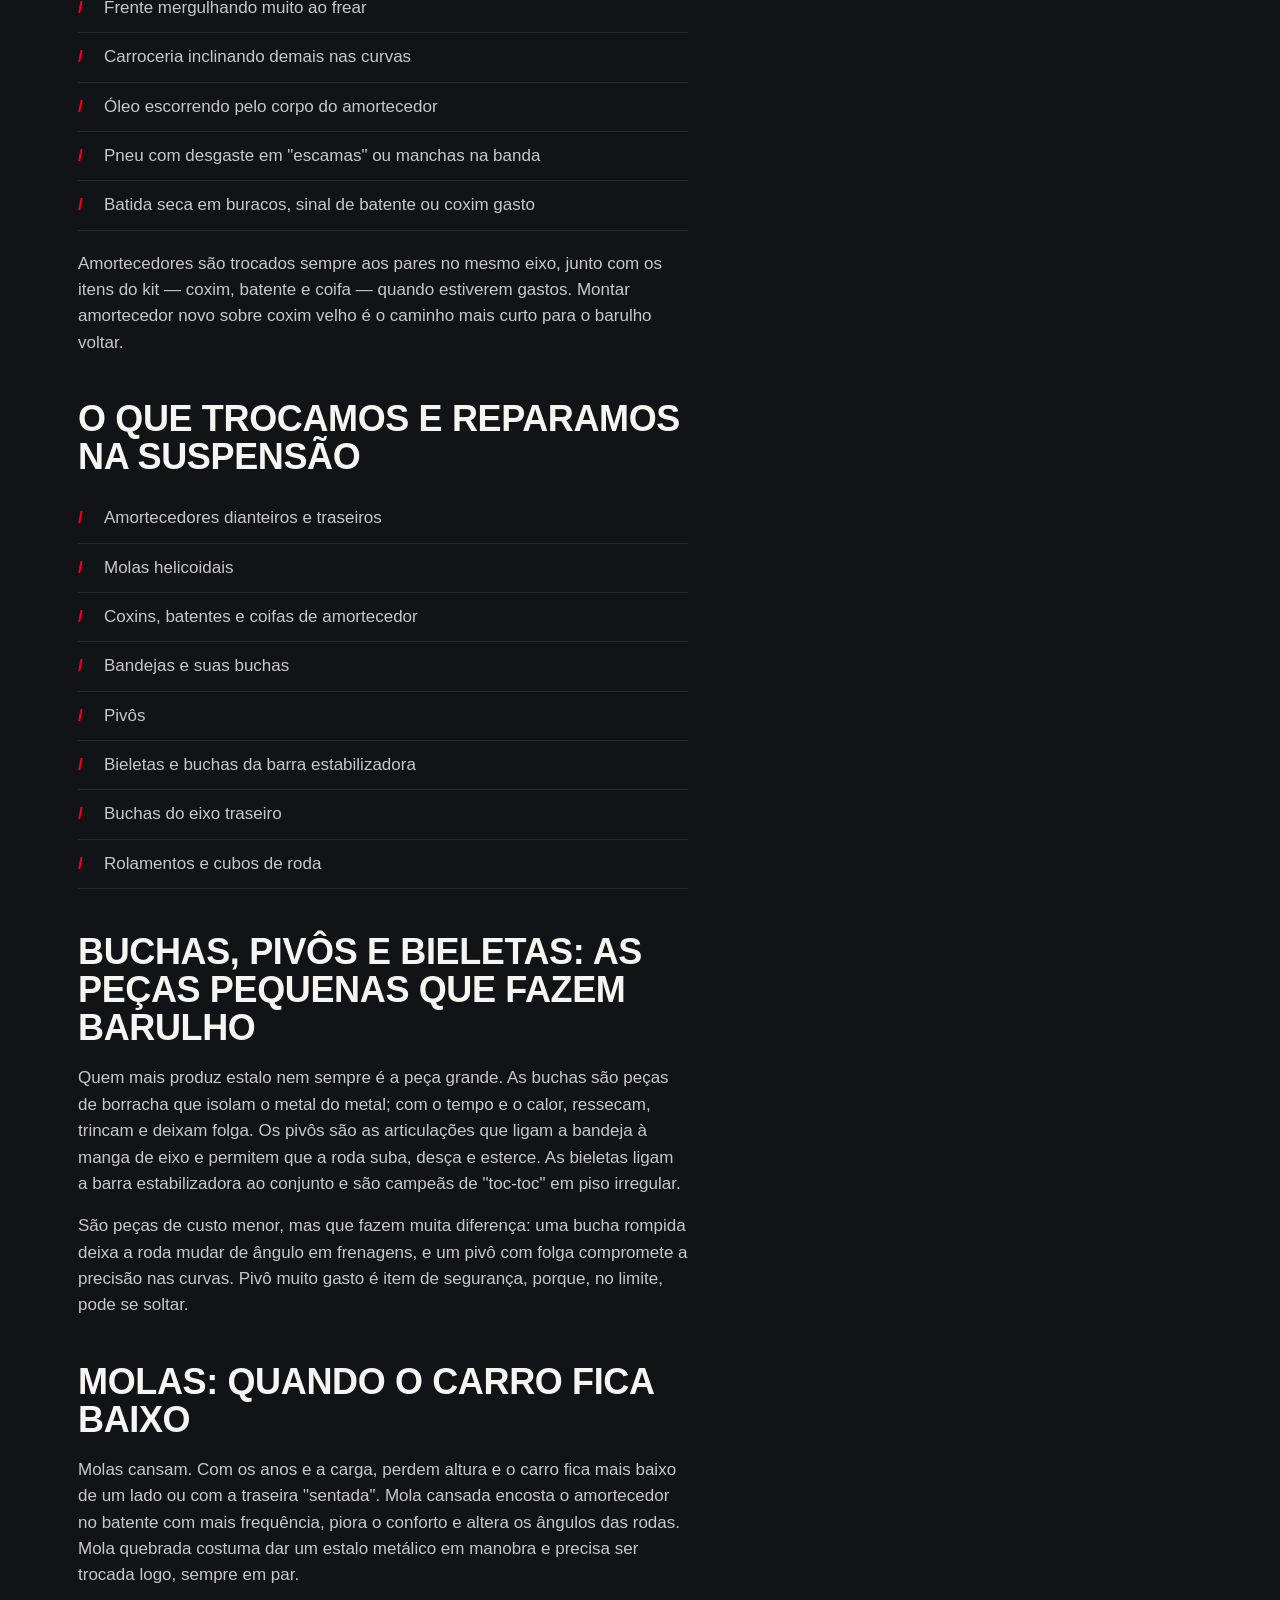
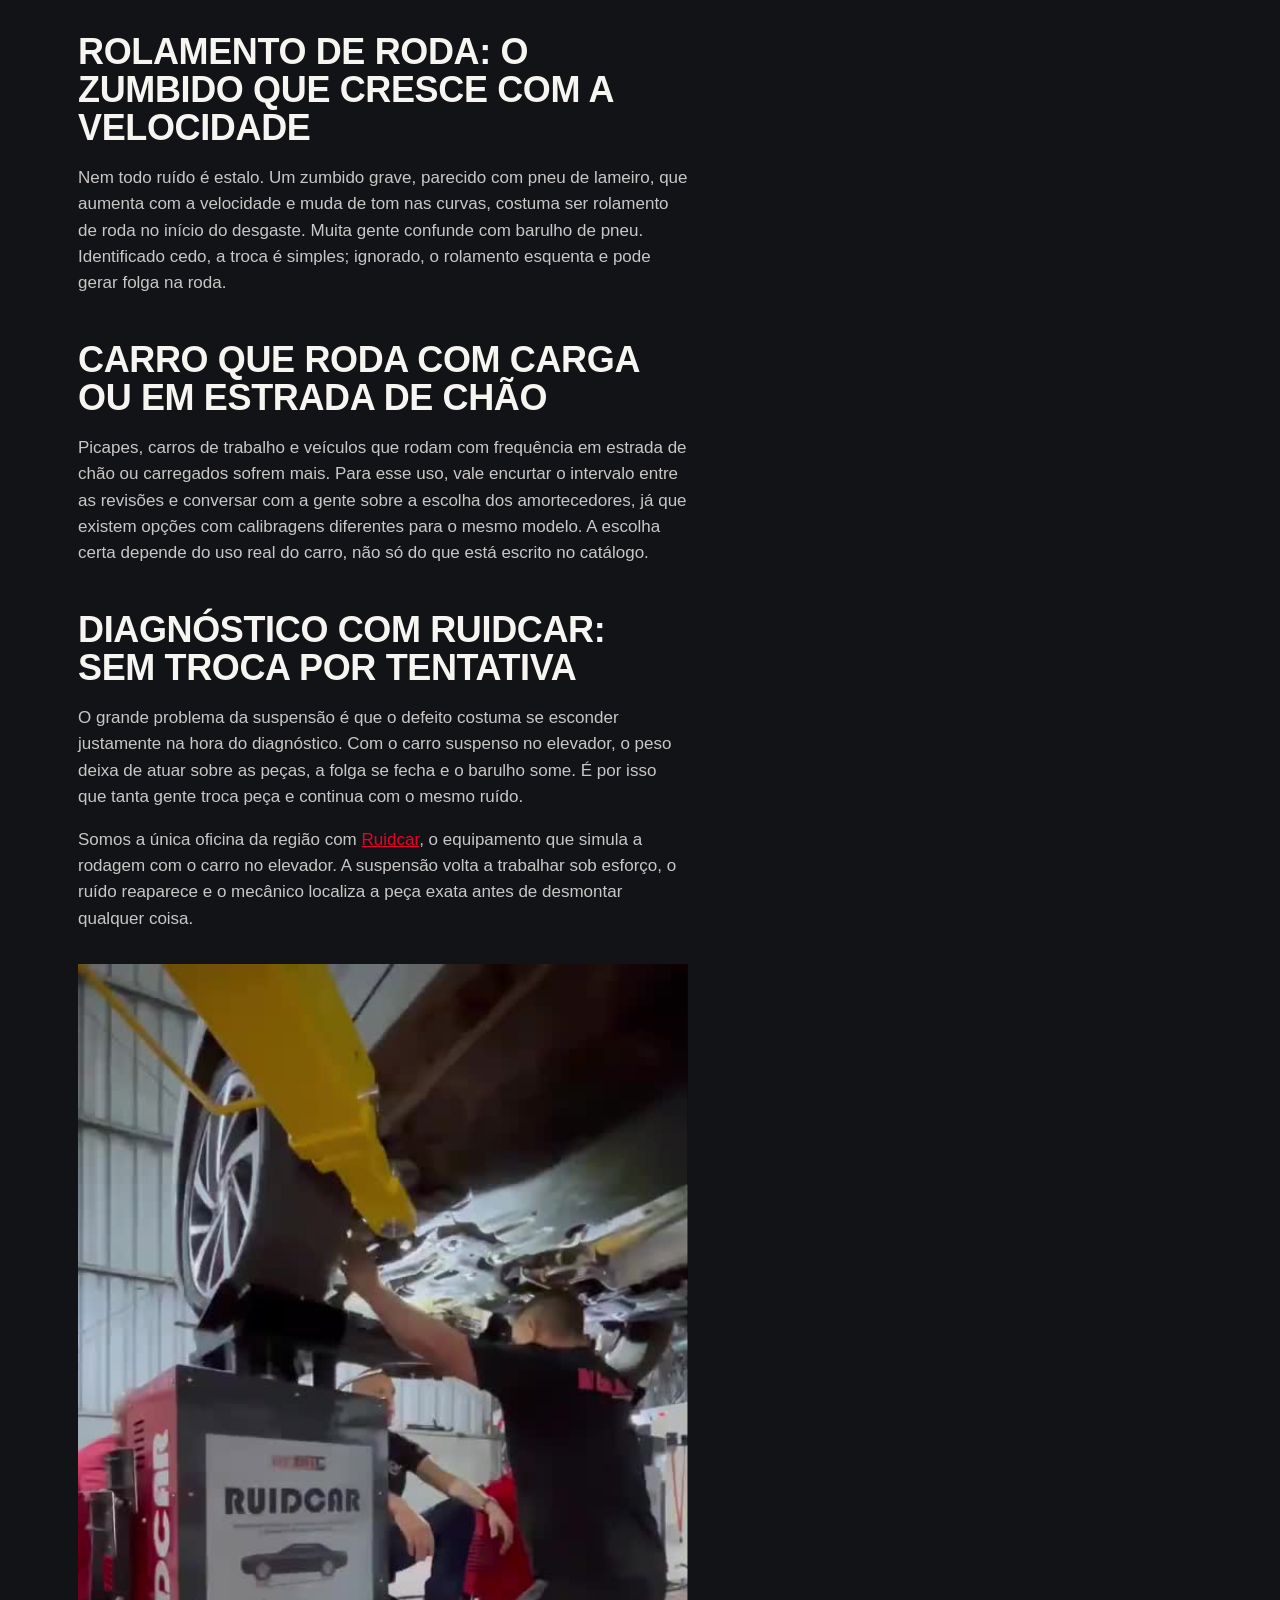
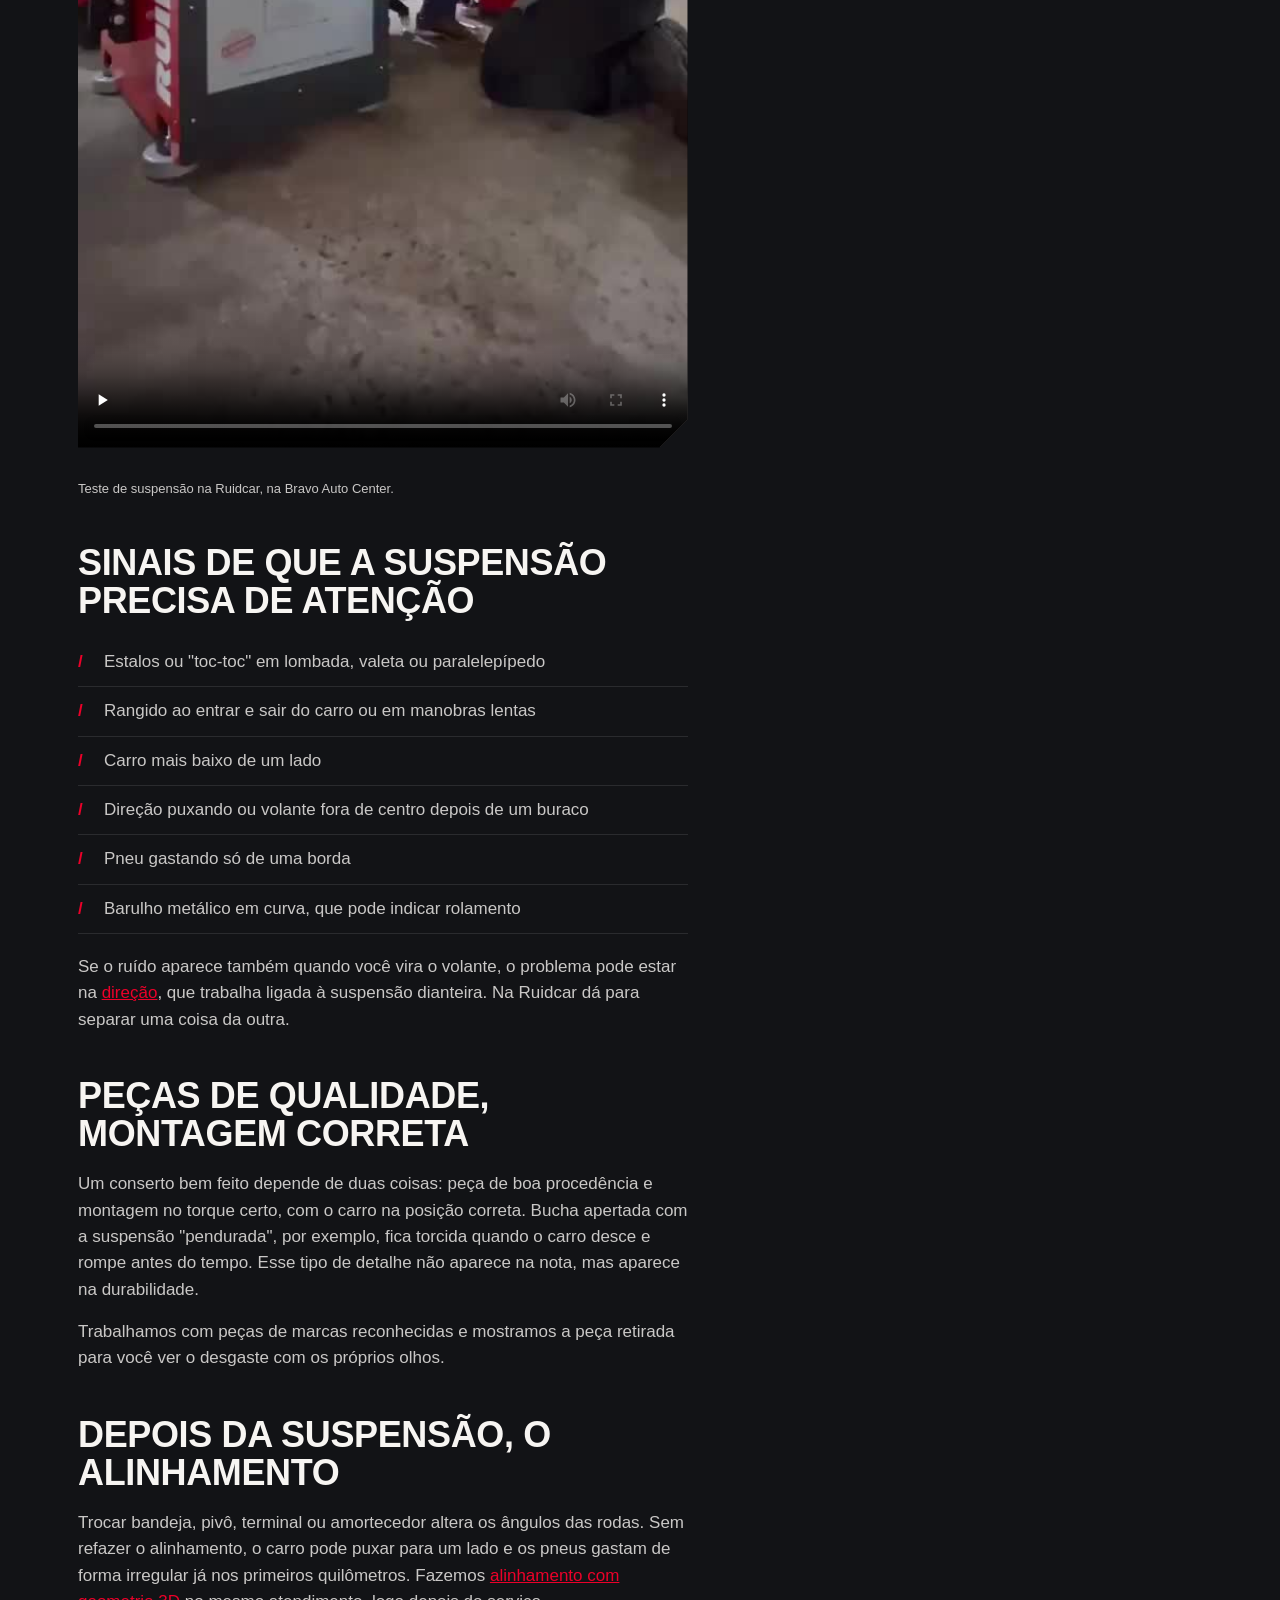
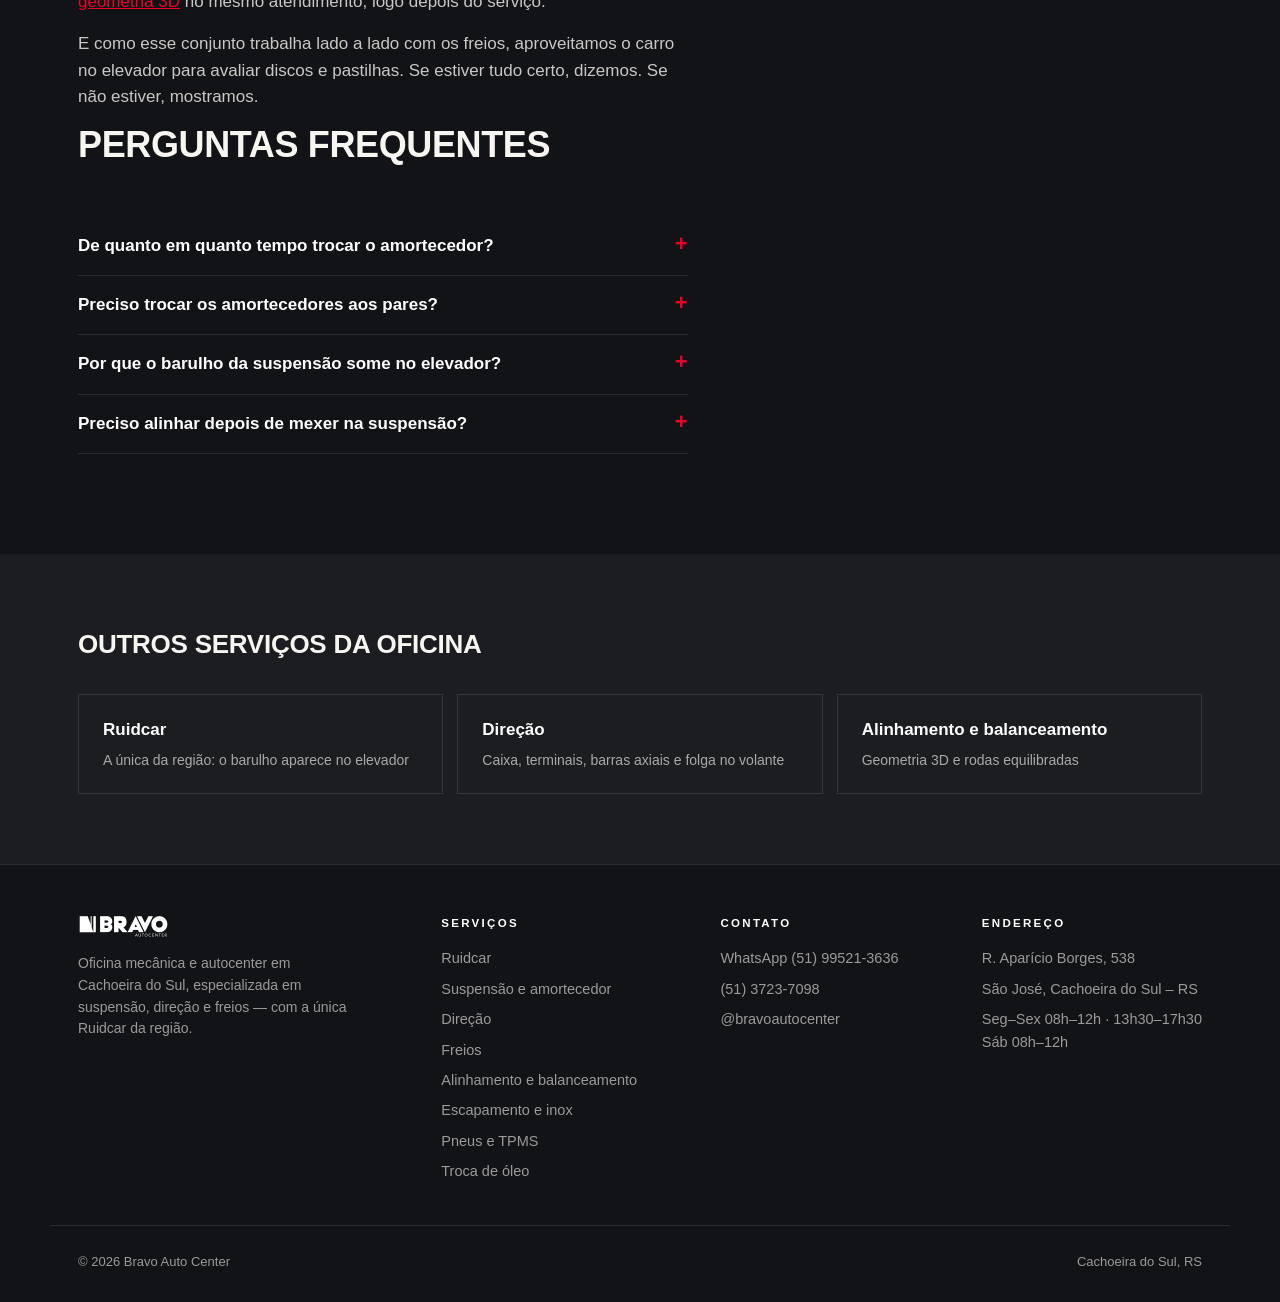
<file: servicos/suspensao-ruidcar.html>
<!DOCTYPE html>
<html lang="pt-BR">
<head>
<meta charset="utf-8">
<meta name="viewport" content="width=device-width, initial-scale=1">
<title>Suspensão e Amortecedor em Cachoeira do Sul | Bravo Auto Center</title>
<meta name="description" content="Conserto de suspensão em Cachoeira do Sul/RS: amortecedor, mola, bandeja, bieleta, pivô e bucha, com diagnóstico pela única Ruidcar da região. (51) 3723-7098.">
<link rel="canonical" href="https://www.bravoautocenter.com.br/servicos/suspensao-ruidcar.html">
<meta name="robots" content="index, follow, max-image-preview:large, max-snippet:-1">
<meta name="theme-color" content="#EB0029">
<meta name="format-detection" content="telephone=no">
<link rel="icon" href="../favicon.ico" sizes="any">
<link rel="icon" type="image/png" sizes="32x32" href="../assets/img/favicon-32.png">
<link rel="apple-touch-icon" href="../assets/img/apple-touch-icon.png">
<meta property="og:type" content="website">
<meta property="og:locale" content="pt_BR">
<meta property="og:site_name" content="Bravo Auto Center">
<meta property="og:url" content="https://www.bravoautocenter.com.br/servicos/suspensao-ruidcar.html">
<meta property="og:title" content="Suspensão em Cachoeira do Sul — diagnóstico com Ruidcar | Bravo Auto Center">
<meta property="og:description" content="Conserto de suspensão em Cachoeira do Sul/RS: amortecedor, mola, bandeja, bieleta, pivô e bucha, com diagnóstico pela única Ruidcar da região. (51) 3723-7098.">
<meta property="og:image" content="https://www.bravoautocenter.com.br/assets/img/og-image.jpg">
<meta property="og:image:width" content="1200">
<meta property="og:image:height" content="630">
<meta property="og:image:alt" content="Fachada da Bravo Auto Center em Cachoeira do Sul">
<meta name="twitter:card" content="summary_large_image">
<meta name="twitter:title" content="Suspensão em Cachoeira do Sul — diagnóstico com Ruidcar | Bravo Auto Center">
<meta name="twitter:description" content="Conserto de suspensão em Cachoeira do Sul/RS: amortecedor, mola, bandeja, bieleta, pivô e bucha, com diagnóstico pela única Ruidcar da região. (51) 3723-7098.">
<meta name="twitter:image" content="https://www.bravoautocenter.com.br/assets/img/og-image.jpg">

<link rel="stylesheet" href="../assets/css/style.css">
<script>document.documentElement.classList.add('js')</script>
<script src="../assets/js/main.js" defer></script>
<script type="application/ld+json">
{
 "@context": "https://schema.org",
 "@graph": [
  {
   "@type": "WebSite",
   "@id": "https://www.bravoautocenter.com.br/#website",
   "url": "https://www.bravoautocenter.com.br/",
   "name": "Bravo Auto Center",
   "inLanguage": "pt-BR",
   "publisher": {
    "@id": "https://www.bravoautocenter.com.br/#oficina"
   }
  },
  {
   "@type": "AutoRepair",
   "@id": "https://www.bravoautocenter.com.br/#oficina",
   "name": "Bravo Auto Center",
   "alternateName": [
    "Bravo Autocenter",
    "Bravo Escapamentos"
   ],
   "description": "Oficina mecânica e autocenter em Cachoeira do Sul/RS especializada em suspensão, direção e freios, com a única Ruidcar da região para diagnóstico de ruídos. Também faz alinhamento 3D, balanceamento, pneus, escapamento em aço inox e troca de óleo.",
   "url": "https://www.bravoautocenter.com.br/",
   "telephone": "+55-51-3723-7098",
   "image": [
    "https://www.bravoautocenter.com.br/assets/img/hero-fachada-carro.jpg",
    "https://www.bravoautocenter.com.br/assets/img/fachada.jpg"
   ],
   "logo": {
    "@type": "ImageObject",
    "@id": "https://www.bravoautocenter.com.br/#logo",
    "url": "https://www.bravoautocenter.com.br/assets/img/logo-bravo.png",
    "width": 733,
    "height": 191
   },
   "priceRange": "$$",
   "currenciesAccepted": "BRL",
   "address": {
    "@type": "PostalAddress",
    "streetAddress": "Rua Aparício Borges, 538",
    "addressLocality": "Cachoeira do Sul",
    "addressRegion": "RS",
    "postalCode": "96503-550",
    "addressCountry": "BR"
   },
   "geo": {
    "@type": "GeoCoordinates",
    "latitude": -30.0292459,
    "longitude": -52.9058683
   },
   "hasMap": "https://maps.app.goo.gl/3HpLLAMCEZCEs7Q38",
   "areaServed": {
    "@type": "City",
    "name": "Cachoeira do Sul",
    "containedInPlace": {
     "@type": "State",
     "name": "Rio Grande do Sul"
    }
   },
   "openingHoursSpecification": [
    {
     "@type": "OpeningHoursSpecification",
     "dayOfWeek": [
      "Monday",
      "Tuesday",
      "Wednesday",
      "Thursday",
      "Friday"
     ],
     "opens": "08:00",
     "closes": "12:00"
    },
    {
     "@type": "OpeningHoursSpecification",
     "dayOfWeek": [
      "Monday",
      "Tuesday",
      "Wednesday",
      "Thursday",
      "Friday"
     ],
     "opens": "13:30",
     "closes": "17:30"
    },
    {
     "@type": "OpeningHoursSpecification",
     "dayOfWeek": "Saturday",
     "opens": "08:00",
     "closes": "12:00"
    }
   ],
   "sameAs": [
    "https://www.instagram.com/bravoautocenter",
    "https://maps.app.goo.gl/3HpLLAMCEZCEs7Q38"
   ],
   "knowsAbout": [
    "Diagnóstico de suspensão com Ruidcar",
    "Suspensão automotiva",
    "Amortecedores",
    "Sistema de direção",
    "Freios e ABS",
    "Alinhamento e balanceamento",
    "Escapamento e solda em aço inox",
    "Pneus e TPMS",
    "Troca de óleo"
   ],
   "hasOfferCatalog": {
    "@type": "OfferCatalog",
    "name": "Serviços da Bravo Auto Center",
    "itemListElement": [
     {
      "@type": "Offer",
      "itemOffered": {
       "@id": "https://www.bravoautocenter.com.br/servicos/ruidcar.html#servico"
      }
     },
     {
      "@type": "Offer",
      "itemOffered": {
       "@id": "https://www.bravoautocenter.com.br/servicos/suspensao-ruidcar.html#servico"
      }
     },
     {
      "@type": "Offer",
      "itemOffered": {
       "@id": "https://www.bravoautocenter.com.br/servicos/direcao.html#servico"
      }
     },
     {
      "@type": "Offer",
      "itemOffered": {
       "@id": "https://www.bravoautocenter.com.br/servicos/freios.html#servico"
      }
     },
     {
      "@type": "Offer",
      "itemOffered": {
       "@id": "https://www.bravoautocenter.com.br/servicos/geometria-balanceamento.html#servico"
      }
     },
     {
      "@type": "Offer",
      "itemOffered": {
       "@id": "https://www.bravoautocenter.com.br/servicos/escapamento.html#servico"
      }
     },
     {
      "@type": "Offer",
      "itemOffered": {
       "@id": "https://www.bravoautocenter.com.br/servicos/pneus.html#servico"
      }
     },
     {
      "@type": "Offer",
      "itemOffered": {
       "@id": "https://www.bravoautocenter.com.br/servicos/troca-de-oleo.html#servico"
      }
     }
    ]
   }
  },
  {
   "@type": "BreadcrumbList",
   "@id": "https://www.bravoautocenter.com.br/servicos/suspensao-ruidcar.html#breadcrumb",
   "itemListElement": [
    {
     "@type": "ListItem",
     "position": 1,
     "name": "Início",
     "item": "https://www.bravoautocenter.com.br/"
    },
    {
     "@type": "ListItem",
     "position": 2,
     "name": "Suspensão",
     "item": "https://www.bravoautocenter.com.br/servicos/suspensao-ruidcar.html"
    }
   ]
  },
  {
   "@type": "WebPage",
   "@id": "https://www.bravoautocenter.com.br/servicos/suspensao-ruidcar.html#webpage",
   "url": "https://www.bravoautocenter.com.br/servicos/suspensao-ruidcar.html",
   "name": "Suspensão e Amortecedor em Cachoeira do Sul | Bravo Auto Center",
   "description": "Conserto de suspensão em Cachoeira do Sul/RS: amortecedor, mola, bandeja, bieleta, pivô e bucha, com diagnóstico pela única Ruidcar da região. (51) 3723-7098.",
   "inLanguage": "pt-BR",
   "isPartOf": {
    "@id": "https://www.bravoautocenter.com.br/#website"
   },
   "breadcrumb": {
    "@id": "https://www.bravoautocenter.com.br/servicos/suspensao-ruidcar.html#breadcrumb"
   },
   "about": {
    "@id": "https://www.bravoautocenter.com.br/#oficina"
   },
   "primaryImageOfPage": {
    "@type": "ImageObject",
    "url": "https://www.bravoautocenter.com.br/assets/img/poster-ruidcar.jpg"
   },
   "dateModified": "2026-10-30",
   "mainEntity": {
    "@id": "https://www.bravoautocenter.com.br/servicos/suspensao-ruidcar.html#servico"
   }
  },
  {
   "@type": "Service",
   "@id": "https://www.bravoautocenter.com.br/servicos/ruidcar.html#servico",
   "name": "Diagnóstico de ruídos com Ruidcar",
   "serviceType": "Diagnóstico de ruído de suspensão",
   "description": "Diagnóstico de ruídos de suspensão, direção e carroceria com o equipamento Ruidcar, que simula o comportamento de rodagem com o veículo suspenso no elevador. Único na região de Cachoeira do Sul/RS.",
   "url": "https://www.bravoautocenter.com.br/servicos/ruidcar.html",
   "provider": {
    "@id": "https://www.bravoautocenter.com.br/#oficina"
   },
   "areaServed": {
    "@type": "City",
    "name": "Cachoeira do Sul"
   }
  },
  {
   "@type": "Service",
   "@id": "https://www.bravoautocenter.com.br/servicos/suspensao-ruidcar.html#servico",
   "name": "Conserto de suspensão e troca de amortecedor",
   "serviceType": "Reparo de suspensão automotiva",
   "description": "Conserto de suspensão em Cachoeira do Sul/RS: troca de amortecedores, molas, bandejas, bieletas, pivôs, buchas, batentes e coxins, com diagnóstico pela Ruidcar.",
   "url": "https://www.bravoautocenter.com.br/servicos/suspensao-ruidcar.html",
   "provider": {
    "@id": "https://www.bravoautocenter.com.br/#oficina"
   },
   "areaServed": {
    "@type": "City",
    "name": "Cachoeira do Sul"
   }
  },
  {
   "@type": "Service",
   "@id": "https://www.bravoautocenter.com.br/servicos/direcao.html#servico",
   "name": "Conserto do sistema de direção",
   "serviceType": "Reparo de direção automotiva",
   "description": "Diagnóstico e reparo do sistema de direção em Cachoeira do Sul/RS: caixa de direção, terminais, barras axiais, coifas, direção hidráulica e elétrica, com Ruidcar e scanner.",
   "url": "https://www.bravoautocenter.com.br/servicos/direcao.html",
   "provider": {
    "@id": "https://www.bravoautocenter.com.br/#oficina"
   },
   "areaServed": {
    "@type": "City",
    "name": "Cachoeira do Sul"
   }
  },
  {
   "@type": "Service",
   "@id": "https://www.bravoautocenter.com.br/servicos/freios.html#servico",
   "name": "Reparo e manutenção de freios",
   "serviceType": "Reparo de freios automotivos",
   "description": "Serviço de freios em Cachoeira do Sul/RS: pastilhas, usinagem e troca de discos, freio a tambor, pinças, sangria, troca de fluido e diagnóstico de ABS com scanner.",
   "url": "https://www.bravoautocenter.com.br/servicos/freios.html",
   "provider": {
    "@id": "https://www.bravoautocenter.com.br/#oficina"
   },
   "areaServed": {
    "@type": "City",
    "name": "Cachoeira do Sul"
   }
  },
  {
   "@type": "Service",
   "@id": "https://www.bravoautocenter.com.br/servicos/geometria-balanceamento.html#servico",
   "name": "Alinhamento 3D e balanceamento",
   "serviceType": "Alinhamento de direção e balanceamento de rodas",
   "description": "Alinhamento com equipamento de geometria 3D e balanceamento de rodas em Cachoeira do Sul/RS.",
   "url": "https://www.bravoautocenter.com.br/servicos/geometria-balanceamento.html",
   "provider": {
    "@id": "https://www.bravoautocenter.com.br/#oficina"
   },
   "areaServed": {
    "@type": "City",
    "name": "Cachoeira do Sul"
   }
  },
  {
   "@type": "Service",
   "@id": "https://www.bravoautocenter.com.br/servicos/escapamento.html#servico",
   "name": "Escapamento e solda em aço inox",
   "serviceType": "Troca e conserto de escapamento",
   "description": "Troca, conserto e fabricação de escapamento em Cachoeira do Sul/RS, com solda em aço inox e instalação de ponteiras esportivas.",
   "url": "https://www.bravoautocenter.com.br/servicos/escapamento.html",
   "provider": {
    "@id": "https://www.bravoautocenter.com.br/#oficina"
   },
   "areaServed": {
    "@type": "City",
    "name": "Cachoeira do Sul"
   }
  },
  {
   "@type": "Service",
   "@id": "https://www.bravoautocenter.com.br/servicos/pneus.html#servico",
   "name": "Venda e montagem de pneus",
   "serviceType": "Venda e montagem de pneus",
   "description": "Venda e montagem de pneus de todas as marcas em Cachoeira do Sul/RS, com balanceamento, rodízio e atendimento a sistemas TPMS.",
   "url": "https://www.bravoautocenter.com.br/servicos/pneus.html",
   "provider": {
    "@id": "https://www.bravoautocenter.com.br/#oficina"
   },
   "areaServed": {
    "@type": "City",
    "name": "Cachoeira do Sul"
   }
  },
  {
   "@type": "Service",
   "@id": "https://www.bravoautocenter.com.br/servicos/troca-de-oleo.html#servico",
   "name": "Troca de óleo e filtros",
   "serviceType": "Troca de óleo de motor",
   "description": "Troca de óleo e filtros em Cachoeira do Sul/RS com óleo original Volkswagen e ACDelco (GM), Petronas Selénia e Syntium, Elf Evolution, Shell Helix, Mobil Super e Lubrax.",
   "url": "https://www.bravoautocenter.com.br/servicos/troca-de-oleo.html",
   "provider": {
    "@id": "https://www.bravoautocenter.com.br/#oficina"
   },
   "areaServed": {
    "@type": "City",
    "name": "Cachoeira do Sul"
   }
  },
  {
   "@type": "FAQPage",
   "@id": "https://www.bravoautocenter.com.br/servicos/suspensao-ruidcar.html#perguntas",
   "isPartOf": {
    "@id": "https://www.bravoautocenter.com.br/servicos/suspensao-ruidcar.html#webpage"
   },
   "mainEntity": [
    {
     "@type": "Question",
     "name": "De quanto em quanto tempo trocar o amortecedor?",
     "acceptedAnswer": {
      "@type": "Answer",
      "text": "Não existe quilometragem fixa: depende do uso, do piso e da carga. Por isso a suspensão deve ser avaliada periodicamente. Vazamento de óleo no corpo do amortecedor, balanço excessivo e desgaste irregular do pneu são sinais de troca."
     }
    },
    {
     "@type": "Question",
     "name": "Preciso trocar os amortecedores aos pares?",
     "acceptedAnswer": {
      "@type": "Answer",
      "text": "Sim. Amortecedores devem ser trocados sempre aos pares no mesmo eixo, para que os dois lados da suspensão trabalhem igual. Um amortecedor novo ao lado de um gasto deixa o carro desequilibrado em curvas e frenagens."
     }
    },
    {
     "@type": "Question",
     "name": "Por que o barulho da suspensão some no elevador?",
     "acceptedAnswer": {
      "@type": "Answer",
      "text": "Porque sem o peso do carro as peças se acomodam e a folga se fecha. A Ruidcar simula a rodagem com o veículo suspenso e faz o ruído reaparecer, o que permite localizar a peça com precisão."
     }
    },
    {
     "@type": "Question",
     "name": "Preciso alinhar depois de mexer na suspensão?",
     "acceptedAnswer": {
      "@type": "Answer",
      "text": "Sim. Trocar componentes de suspensão altera os ângulos das rodas. O alinhamento deve ser refeito no mesmo atendimento para evitar desgaste irregular dos pneus e direção puxando."
     }
    }
   ]
  }
 ]
}
</script>
</head>
<body>
<a class="skip-link" href="#conteudo">Pular para o conteúdo</a>
<header class="nav scrolled" id="nav" data-sticky="fixed">
  <a href="../index.html" class="nav-logo" aria-label="Bravo Auto Center — página inicial">
    <img src="../assets/img/logo-bravo-white.png" width="733" height="191" alt="Bravo Auto Center"></a>
  <nav class="nav-right" aria-label="Principal">
    <ul class="nav-links">
      <li><a href="../servicos/ruidcar.html" class="nav-ruidcar">Ruidcar</a></li><li><a href="../servicos/suspensao-ruidcar.html" aria-current="page">Suspensão</a></li><li><a href="../servicos/direcao.html">Direção</a></li><li><a href="../servicos/freios.html">Freios</a></li><li><a href="../index.html#servicos">Serviços</a></li><li><a href="../index.html#localizacao">Contato</a></li>
    </ul>
    <button class="nav-burger" type="button" aria-label="Abrir menu" aria-expanded="false" aria-controls="mmenu" data-menu-open>☰</button>
  </nav>
</header>
<div id="mmenu" class="mobile-menu" aria-hidden="true">
  <div class="mobile-menu-top">
    <img src="../assets/img/logo-bravo-white.png" width="733" height="191" alt="Bravo Auto Center" style="height:22px;width:auto">
    <button class="mobile-close" type="button" aria-label="Fechar menu" data-menu-close>×</button>
  </div>
  <ul><li><a href="../servicos/ruidcar.html" class="m-ruidcar">Ruidcar</a></li><li><a href="../servicos/suspensao-ruidcar.html">Suspensão</a></li><li><a href="../servicos/direcao.html">Direção</a></li><li><a href="../servicos/freios.html">Freios</a></li><li><a href="../index.html#servicos">Serviços</a></li><li><a href="../index.html#localizacao">Contato</a></li></ul>
  <a class="btn btn-white" href="https://wa.me/5551995213636" target="_blank" rel="noopener">Chamar no WhatsApp</a>
</div>
<main id="conteudo">
<section class="sub-hero">
  <div class="sub-hero-inner">
    <nav class="breadcrumb" aria-label="Você está aqui">
      <a href="../index.html">Início</a><span aria-hidden="true">/</span><span aria-current="page">Suspensão</span>
    </nav>
    <a class="ruidcar-chip" href="../servicos/ruidcar.html"><span class="dot" aria-hidden="true"></span><span><strong>Única Ruidcar da região</strong> — diagnóstico de ruído com simulação de rodagem</span><span class="go" aria-hidden="true">→</span></a>
    <h1>Suspensão e amortecedor em Cachoeira do Sul</h1>
    <p class="lead">Amortecedores, molas, bandejas, bieletas, pivôs e buchas — com o diagnóstico feito na única Ruidcar da região, para trocar só o que precisa.</p>
    <div class="hero-actions">
      <a class="btn btn-white" href="https://wa.me/5551995213636?text=Ol%C3%A1%21%20Gostaria%20de%20um%20or%C3%A7amento%20de%20suspens%C3%A3o." target="_blank" rel="noopener">Orçamento de suspensão</a>
      <a class="btn btn-outline-dark" href="tel:+555137237098">(51) 3723-7098</a>
    </div>
  </div>
</section>
<section class="sub-body">
  <div class="sub-grid">
    <article class="sub-content">
      <h2>Para que serve a suspensão</h2>
      <p>A suspensão tem duas funções que andam juntas: deixar o carro confortável e manter os pneus colados no chão. A segunda é a mais importante. Quando a roda perde contato com o piso, mesmo que por uma fração de segundo, o carro perde aderência para frear, fazer curva e desviar. Por isso a suspensão é tratada como item de segurança, não de conforto.</p>
      <p>Em Cachoeira do Sul e região, ela trabalha pesado. Calçamento irregular, lombadas, estradas de chão e buracos aceleram o desgaste de buchas, pivôs e amortecedores bem mais do que o manual costuma prever.</p>

      <h2>Amortecedor: a peça mais importante do conjunto</h2>
      <p>O amortecedor controla o movimento da mola. Sem ele, o carro continuaria balançando depois de cada ondulação, como um barco. Quando o amortecedor perde eficiência, a mudança é gradual e o motorista se acostuma sem perceber: o carro passa a "flutuar" em velocidade, afunda a frente nas frenagens e demora a estabilizar depois de uma lombada.</p>
      <p>Amortecedor gasto aumenta a distância de frenagem, piora a estabilidade em curva e acelera o desgaste dos pneus. Os sinais mais claros:</p>
      <ul>
        <li>Carro balançando várias vezes depois de passar em ondulação</li>
        <li>Frente mergulhando muito ao frear</li>
        <li>Carroceria inclinando demais nas curvas</li>
        <li>Óleo escorrendo pelo corpo do amortecedor</li>
        <li>Pneu com desgaste em "escamas" ou manchas na banda</li>
        <li>Batida seca em buracos, sinal de batente ou coxim gasto</li>
      </ul>
      <p>Amortecedores são trocados sempre aos pares no mesmo eixo, junto com os itens do kit — coxim, batente e coifa — quando estiverem gastos. Montar amortecedor novo sobre coxim velho é o caminho mais curto para o barulho voltar.</p>

      <h2>O que trocamos e reparamos na suspensão</h2>
      <ul>
        <li>Amortecedores dianteiros e traseiros</li>
        <li>Molas helicoidais</li>
        <li>Coxins, batentes e coifas de amortecedor</li>
        <li>Bandejas e suas buchas</li>
        <li>Pivôs</li>
        <li>Bieletas e buchas da barra estabilizadora</li>
        <li>Buchas do eixo traseiro</li>
        <li>Rolamentos e cubos de roda</li>
      </ul>

      <h2>Buchas, pivôs e bieletas: as peças pequenas que fazem barulho</h2>
      <p>Quem mais produz estalo nem sempre é a peça grande. As buchas são peças de borracha que isolam o metal do metal; com o tempo e o calor, ressecam, trincam e deixam folga. Os pivôs são as articulações que ligam a bandeja à manga de eixo e permitem que a roda suba, desça e esterce. As bieletas ligam a barra estabilizadora ao conjunto e são campeãs de "toc-toc" em piso irregular.</p>
      <p>São peças de custo menor, mas que fazem muita diferença: uma bucha rompida deixa a roda mudar de ângulo em frenagens, e um pivô com folga compromete a precisão nas curvas. Pivô muito gasto é item de segurança, porque, no limite, pode se soltar.</p>

      <h2>Molas: quando o carro fica baixo</h2>
      <p>Molas cansam. Com os anos e a carga, perdem altura e o carro fica mais baixo de um lado ou com a traseira "sentada". Mola cansada encosta o amortecedor no batente com mais frequência, piora o conforto e altera os ângulos das rodas. Mola quebrada costuma dar um estalo metálico em manobra e precisa ser trocada logo, sempre em par.</p>

      <h2>Rolamento de roda: o zumbido que cresce com a velocidade</h2>
      <p>Nem todo ruído é estalo. Um zumbido grave, parecido com pneu de lameiro, que aumenta com a velocidade e muda de tom nas curvas, costuma ser rolamento de roda no início do desgaste. Muita gente confunde com barulho de pneu. Identificado cedo, a troca é simples; ignorado, o rolamento esquenta e pode gerar folga na roda.</p>

      <h2>Carro que roda com carga ou em estrada de chão</h2>
      <p>Picapes, carros de trabalho e veículos que rodam com frequência em estrada de chão ou carregados sofrem mais. Para esse uso, vale encurtar o intervalo entre as revisões e conversar com a gente sobre a escolha dos amortecedores, já que existem opções com calibragens diferentes para o mesmo modelo. A escolha certa depende do uso real do carro, não só do que está escrito no catálogo.</p>

      <h2>Diagnóstico com Ruidcar: sem troca por tentativa</h2>
      <p>O grande problema da suspensão é que o defeito costuma se esconder justamente na hora do diagnóstico. Com o carro suspenso no elevador, o peso deixa de atuar sobre as peças, a folga se fecha e o barulho some. É por isso que tanta gente troca peça e continua com o mesmo ruído.</p>
      <p>Somos a única oficina da região com <a href="ruidcar.html">Ruidcar</a>, o equipamento que simula a rodagem com o carro no elevador. A suspensão volta a trabalhar sob esforço, o ruído reaparece e o mecânico localiza a peça exata antes de desmontar qualquer coisa.</p>

      <figure class="sub-figure"><video controls playsinline preload="none" poster="../assets/img/poster-ruidcar.jpg" aria-label="Vídeo da Ruidcar testando a suspensão de um carro"><source src="../assets/video/ruidcar.mp4" type="video/mp4"></video></figure>
      <p class="figcap">Teste de suspensão na Ruidcar, na Bravo Auto Center.</p>

      <h2>Sinais de que a suspensão precisa de atenção</h2>
      <ul>
        <li>Estalos ou "toc-toc" em lombada, valeta ou paralelepípedo</li>
        <li>Rangido ao entrar e sair do carro ou em manobras lentas</li>
        <li>Carro mais baixo de um lado</li>
        <li>Direção puxando ou volante fora de centro depois de um buraco</li>
        <li>Pneu gastando só de uma borda</li>
        <li>Barulho metálico em curva, que pode indicar rolamento</li>
      </ul>
      <p>Se o ruído aparece também quando você vira o volante, o problema pode estar na <a href="direcao.html">direção</a>, que trabalha ligada à suspensão dianteira. Na Ruidcar dá para separar uma coisa da outra.</p>

      <h2>Peças de qualidade, montagem correta</h2>
      <p>Um conserto bem feito depende de duas coisas: peça de boa procedência e montagem no torque certo, com o carro na posição correta. Bucha apertada com a suspensão "pendurada", por exemplo, fica torcida quando o carro desce e rompe antes do tempo. Esse tipo de detalhe não aparece na nota, mas aparece na durabilidade.</p>
      <p>Trabalhamos com peças de marcas reconhecidas e mostramos a peça retirada para você ver o desgaste com os próprios olhos.</p>

      <h2>Depois da suspensão, o alinhamento</h2>
      <p>Trocar bandeja, pivô, terminal ou amortecedor altera os ângulos das rodas. Sem refazer o alinhamento, o carro pode puxar para um lado e os pneus gastam de forma irregular já nos primeiros quilômetros. Fazemos <a href="geometria-balanceamento.html">alinhamento com geometria 3D</a> no mesmo atendimento, logo depois do serviço.</p>
      <p>E como esse conjunto trabalha lado a lado com os freios, aproveitamos o carro no elevador para avaliar discos e pastilhas. Se estiver tudo certo, dizemos. Se não estiver, mostramos.</p>

      <section aria-labelledby="faq-title">
        <h2 id="faq-title">Perguntas frequentes</h2>
        <div class="faq" id="perguntas">
<details><summary>De quanto em quanto tempo trocar o amortecedor?</summary><p>Não existe quilometragem fixa: depende do uso, do piso e da carga. Por isso a suspensão deve ser avaliada periodicamente. Vazamento de óleo no corpo do amortecedor, balanço excessivo e desgaste irregular do pneu são sinais de troca.</p></details>
<details><summary>Preciso trocar os amortecedores aos pares?</summary><p>Sim. Amortecedores devem ser trocados sempre aos pares no mesmo eixo, para que os dois lados da suspensão trabalhem igual. Um amortecedor novo ao lado de um gasto deixa o carro desequilibrado em curvas e frenagens.</p></details>
<details><summary>Por que o barulho da suspensão some no elevador?</summary><p>Porque sem o peso do carro as peças se acomodam e a folga se fecha. A Ruidcar simula a rodagem com o veículo suspenso e faz o ruído reaparecer, o que permite localizar a peça com precisão.</p></details>
<details><summary>Preciso alinhar depois de mexer na suspensão?</summary><p>Sim. Trocar componentes de suspensão altera os ângulos das rodas. O alinhamento deve ser refeito no mesmo atendimento para evitar desgaste irregular dos pneus e direção puxando.</p></details>
</div>
      </section>
    </article>
    <aside class="sub-aside" aria-label="Contato rápido">
  <div class="aside-card">
    <h2 class="aside-title">Orçamento de suspensão</h2>
    <p>Mande modelo, ano e o que você sente ao rodar: barulho, balanço, carro baixo de um lado. Um vídeo do ruído ajuda bastante.</p>
    <a class="btn btn-red" href="https://wa.me/5551995213636?text=Ol%C3%A1%21%20Gostaria%20de%20um%20or%C3%A7amento%20de%20suspens%C3%A3o." target="_blank" rel="noopener">Chamar no WhatsApp</a>
    <a class="btn btn-outline-dark" href="tel:+555137237098">(51) 3723-7098</a>
    <dl class="aside-meta">
      <div><dt><strong>Endereço</strong></dt><dd>R. Aparício Borges, 538 — São José, Cachoeira do Sul/RS</dd></div>
      <div><dt><strong>Horário</strong></dt><dd>Seg–Sex 08h–12h e 13h30–17h30 · Sáb 08h–12h</dd></div>
      <div><dt><strong>Avaliação</strong></dt><dd>4,7 ★ · 141 avaliações no Google</dd></div>
    </dl>
  </div>
</aside>
  </div>
</section>
<section class="other-services" aria-labelledby="outros">
  <h2 id="outros">Outros serviços da oficina</h2>
  <div class="other-grid"><a href="../servicos/ruidcar.html">Ruidcar<span>A única da região: o barulho aparece no elevador</span></a><a href="../servicos/direcao.html">Direção<span>Caixa, terminais, barras axiais e folga no volante</span></a><a href="../servicos/geometria-balanceamento.html">Alinhamento e balanceamento<span>Geometria 3D e rodas equilibradas</span></a></div>
</section>
</main>
<footer>
  <div class="foot-grid">
    <div class="foot-brand">
      <img src="../assets/img/logo-bravo-white.png" width="733" height="191" alt="Bravo Auto Center" loading="lazy" style="width:auto">
      <p>Oficina mecânica e autocenter em Cachoeira do Sul, especializada em suspensão, direção e freios — com a única Ruidcar da região.</p>
    </div>
    <nav class="foot-col" aria-label="Serviços">
      <h2 class="kicker" style="color:#fff;margin:0 0 14px">Serviços</h2>
      <a href="../servicos/ruidcar.html">Ruidcar</a><a href="../servicos/suspensao-ruidcar.html">Suspensão e amortecedor</a><a href="../servicos/direcao.html">Direção</a><a href="../servicos/freios.html">Freios</a><a href="../servicos/geometria-balanceamento.html">Alinhamento e balanceamento</a><a href="../servicos/escapamento.html">Escapamento e inox</a><a href="../servicos/pneus.html">Pneus e TPMS</a><a href="../servicos/troca-de-oleo.html">Troca de óleo</a>
    </nav>
    <div class="foot-col">
      <h2 class="kicker" style="color:#fff;margin:0 0 14px">Contato</h2>
      <a href="https://wa.me/5551995213636" target="_blank" rel="noopener">WhatsApp (51) 99521-3636</a>
      <a href="tel:+555137237098">(51) 3723-7098</a>
      <a href="https://www.instagram.com/bravoautocenter" target="_blank" rel="noopener">@bravoautocenter</a>
    </div>
    <address class="foot-col" style="font-style:normal">
      <h2 class="kicker" style="color:#fff;margin:0 0 14px">Endereço</h2>
      <p>R. Aparício Borges, 538</p>
      <p>São José, Cachoeira do Sul – RS</p>
      <p>Seg–Sex 08h–12h · 13h30–17h30<br>Sáb 08h–12h</p>
    </address>
  </div>
  <div class="foot-bottom">
    <span>© <span id="year">2026</span> Bravo Auto Center</span>
    <span>Cachoeira do Sul, RS</span>
  </div>
</footer>
<a class="wa-float" href="https://wa.me/5551995213636" target="_blank" rel="noopener" aria-label="Chamar a Bravo Auto Center no WhatsApp"><svg viewBox="0 0 32 32" xmlns="http://www.w3.org/2000/svg" aria-hidden="true" focusable="false"><path d="M16.04 3C9.42 3 4.05 8.36 4.05 14.97c0 2.11.55 4.17 1.6 5.99L4 29l8.23-1.61a12.02 12.02 0 0 0 3.8.62h.01c6.61 0 11.98-5.36 11.98-11.97C28.02 8.36 22.65 3 16.04 3zm0 21.87h-.01a9.9 9.9 0 0 1-3.47-.63l-.25-.1-4.88.95.98-4.76-.16-.26a9.87 9.87 0 0 1-1.52-5.26c0-5.47 4.46-9.92 9.94-9.92a9.87 9.87 0 0 1 9.93 9.93c0 5.47-4.46 9.92-9.93 9.92zm5.45-7.43c-.3-.15-1.77-.87-2.04-.97-.27-.1-.47-.15-.67.15-.2.3-.77.97-.94 1.17-.17.2-.35.22-.65.07-.3-.15-1.26-.46-2.4-1.48-.89-.79-1.49-1.77-1.66-2.07-.17-.3-.02-.46.13-.61.13-.13.3-.35.45-.52.15-.17.2-.3.3-.5.1-.2.05-.37-.02-.52-.08-.15-.67-1.62-.92-2.22-.24-.58-.49-.5-.67-.51h-.57c-.2 0-.52.07-.8.37-.27.3-1.04 1.02-1.04 2.5 0 1.47 1.07 2.89 1.22 3.09.15.2 2.11 3.22 5.1 4.51.71.31 1.27.49 1.7.63.72.23 1.37.2 1.88.12.57-.09 1.77-.72 2.02-1.42.25-.7.25-1.3.17-1.42-.07-.12-.27-.2-.57-.35z"/></svg></a>
</body>
</html>
</file>
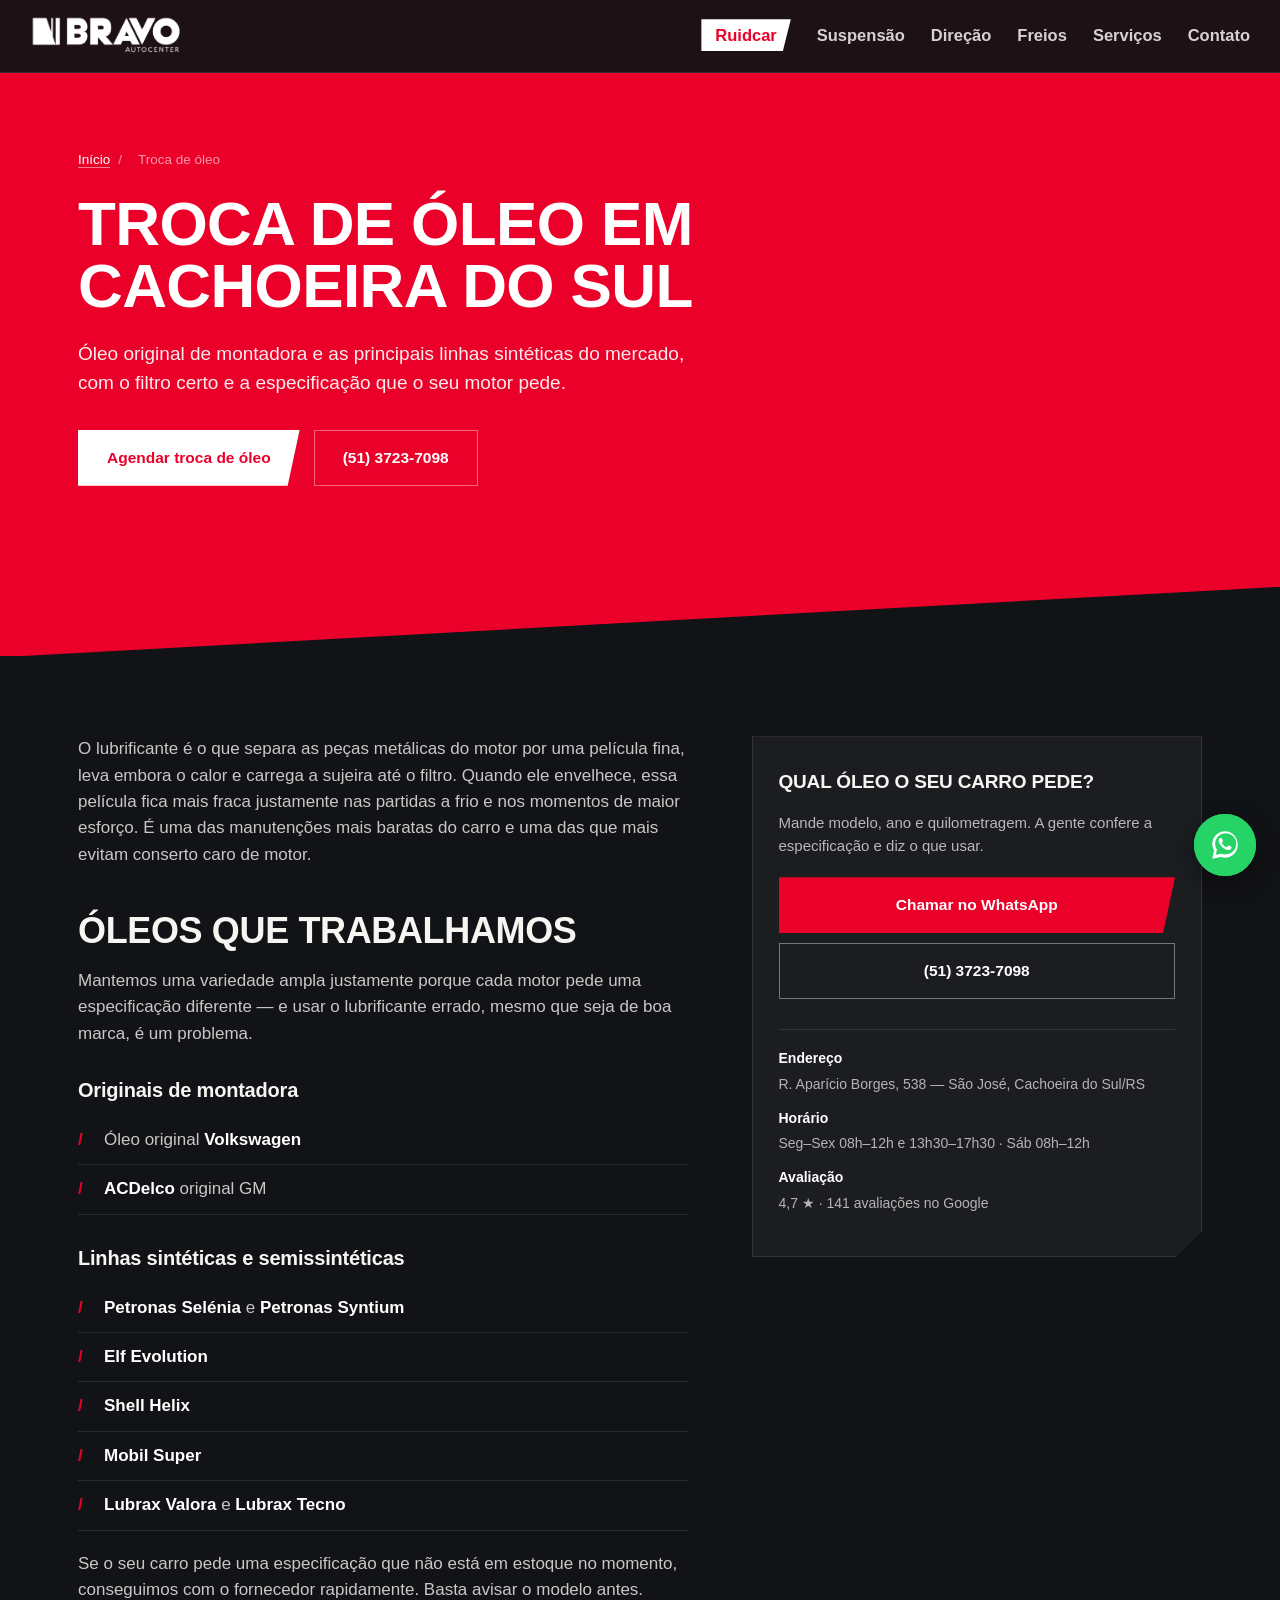
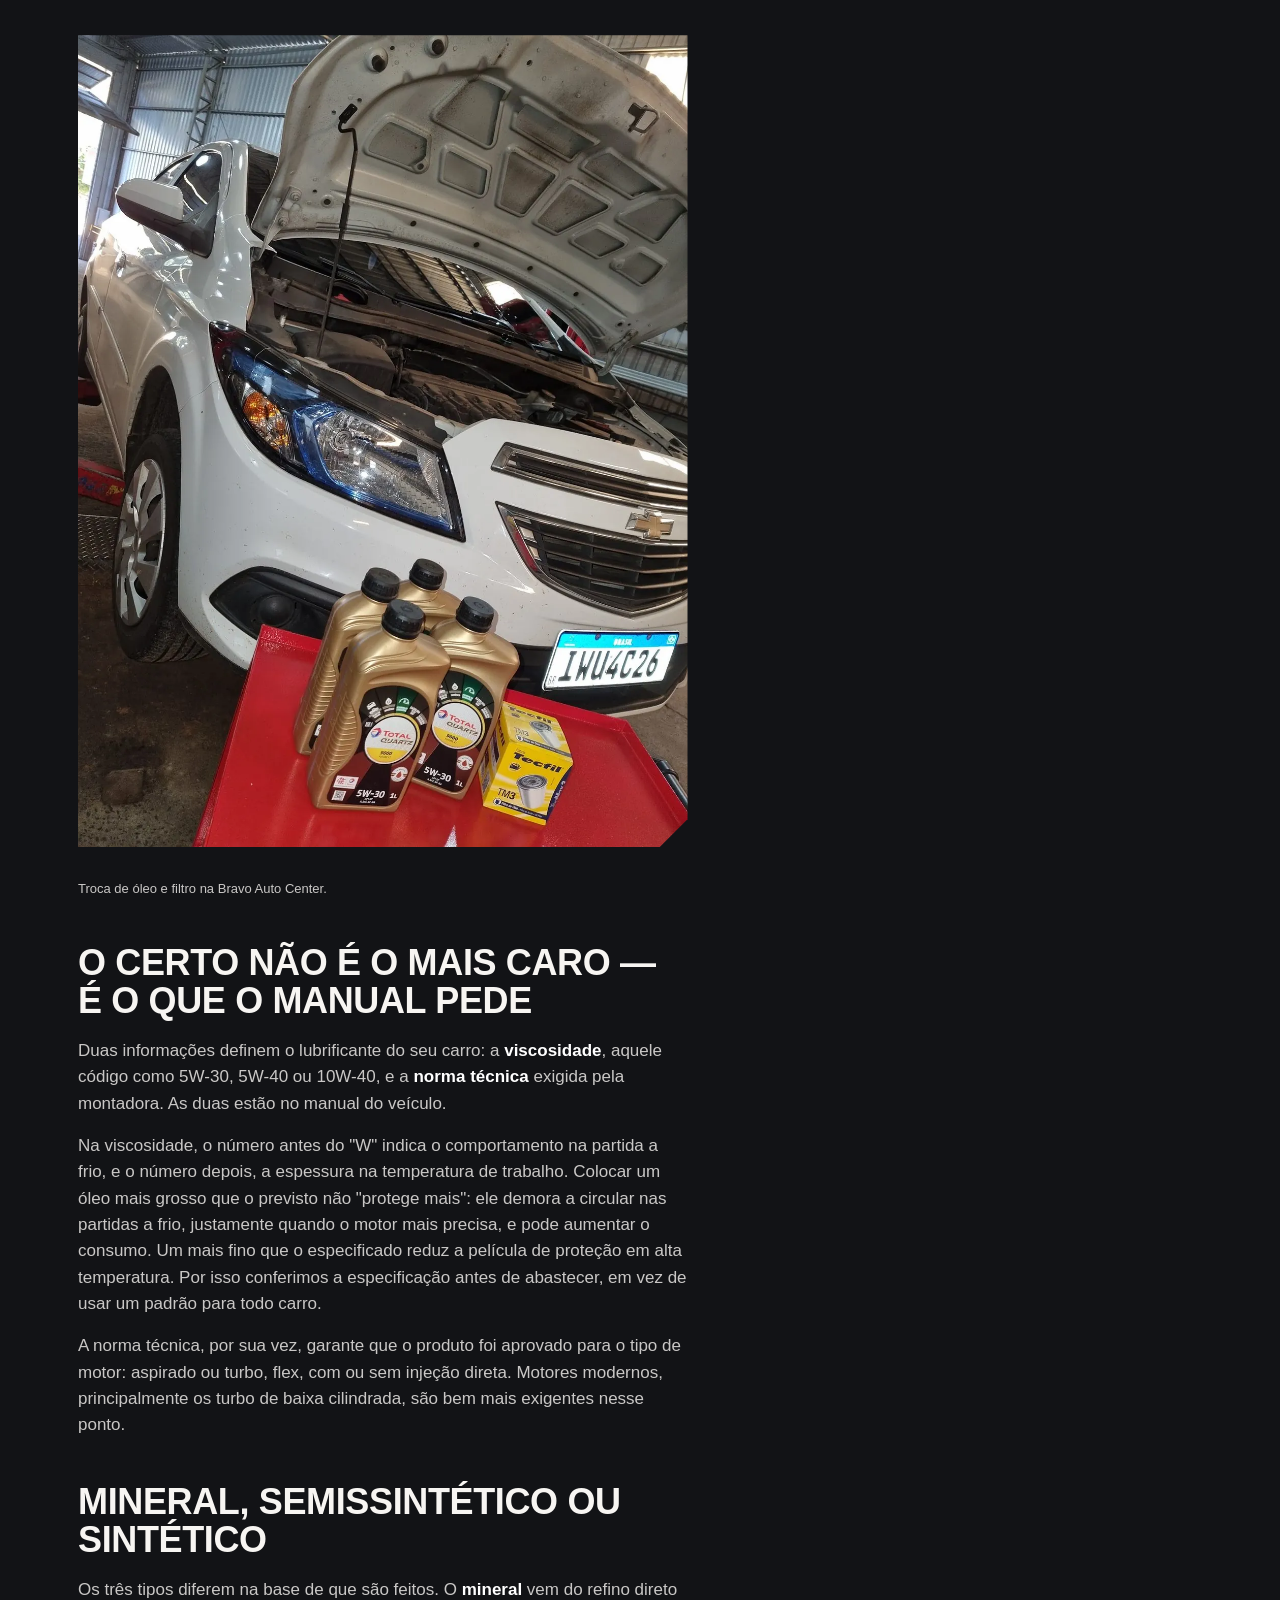
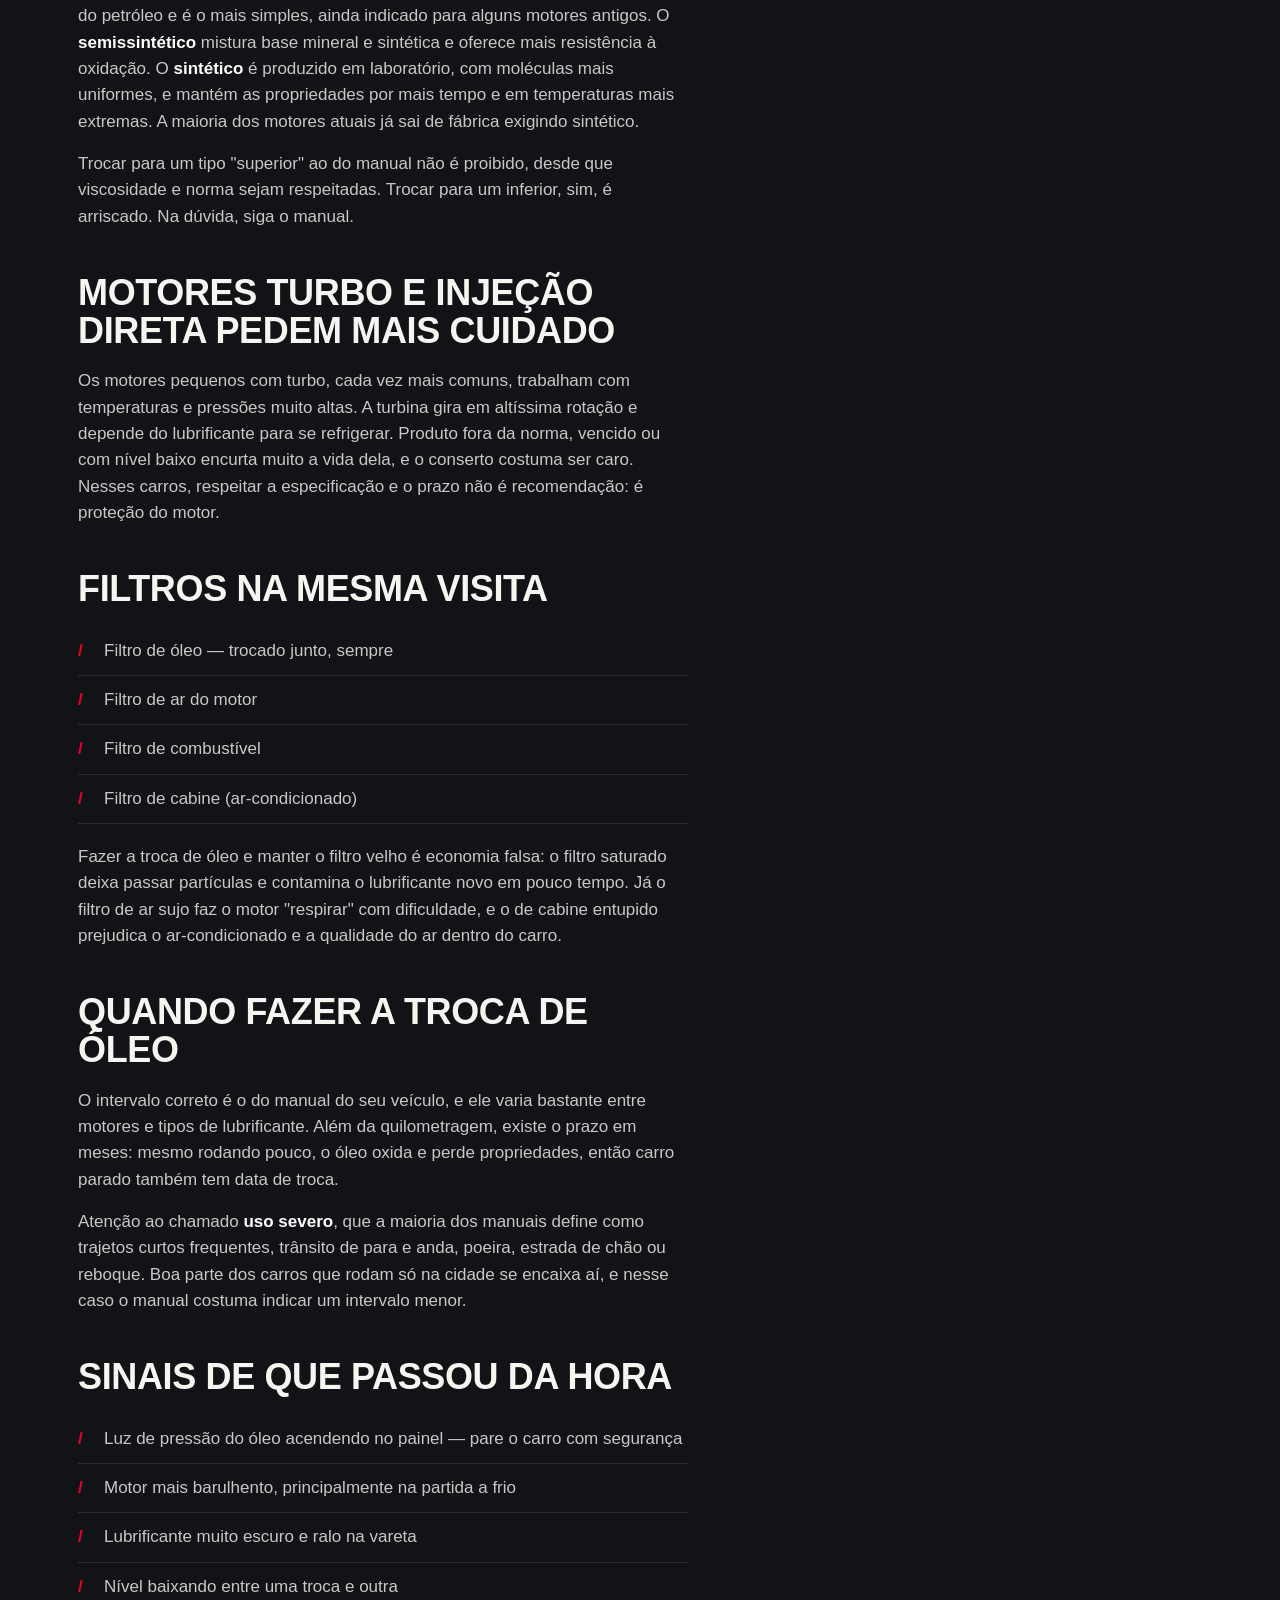
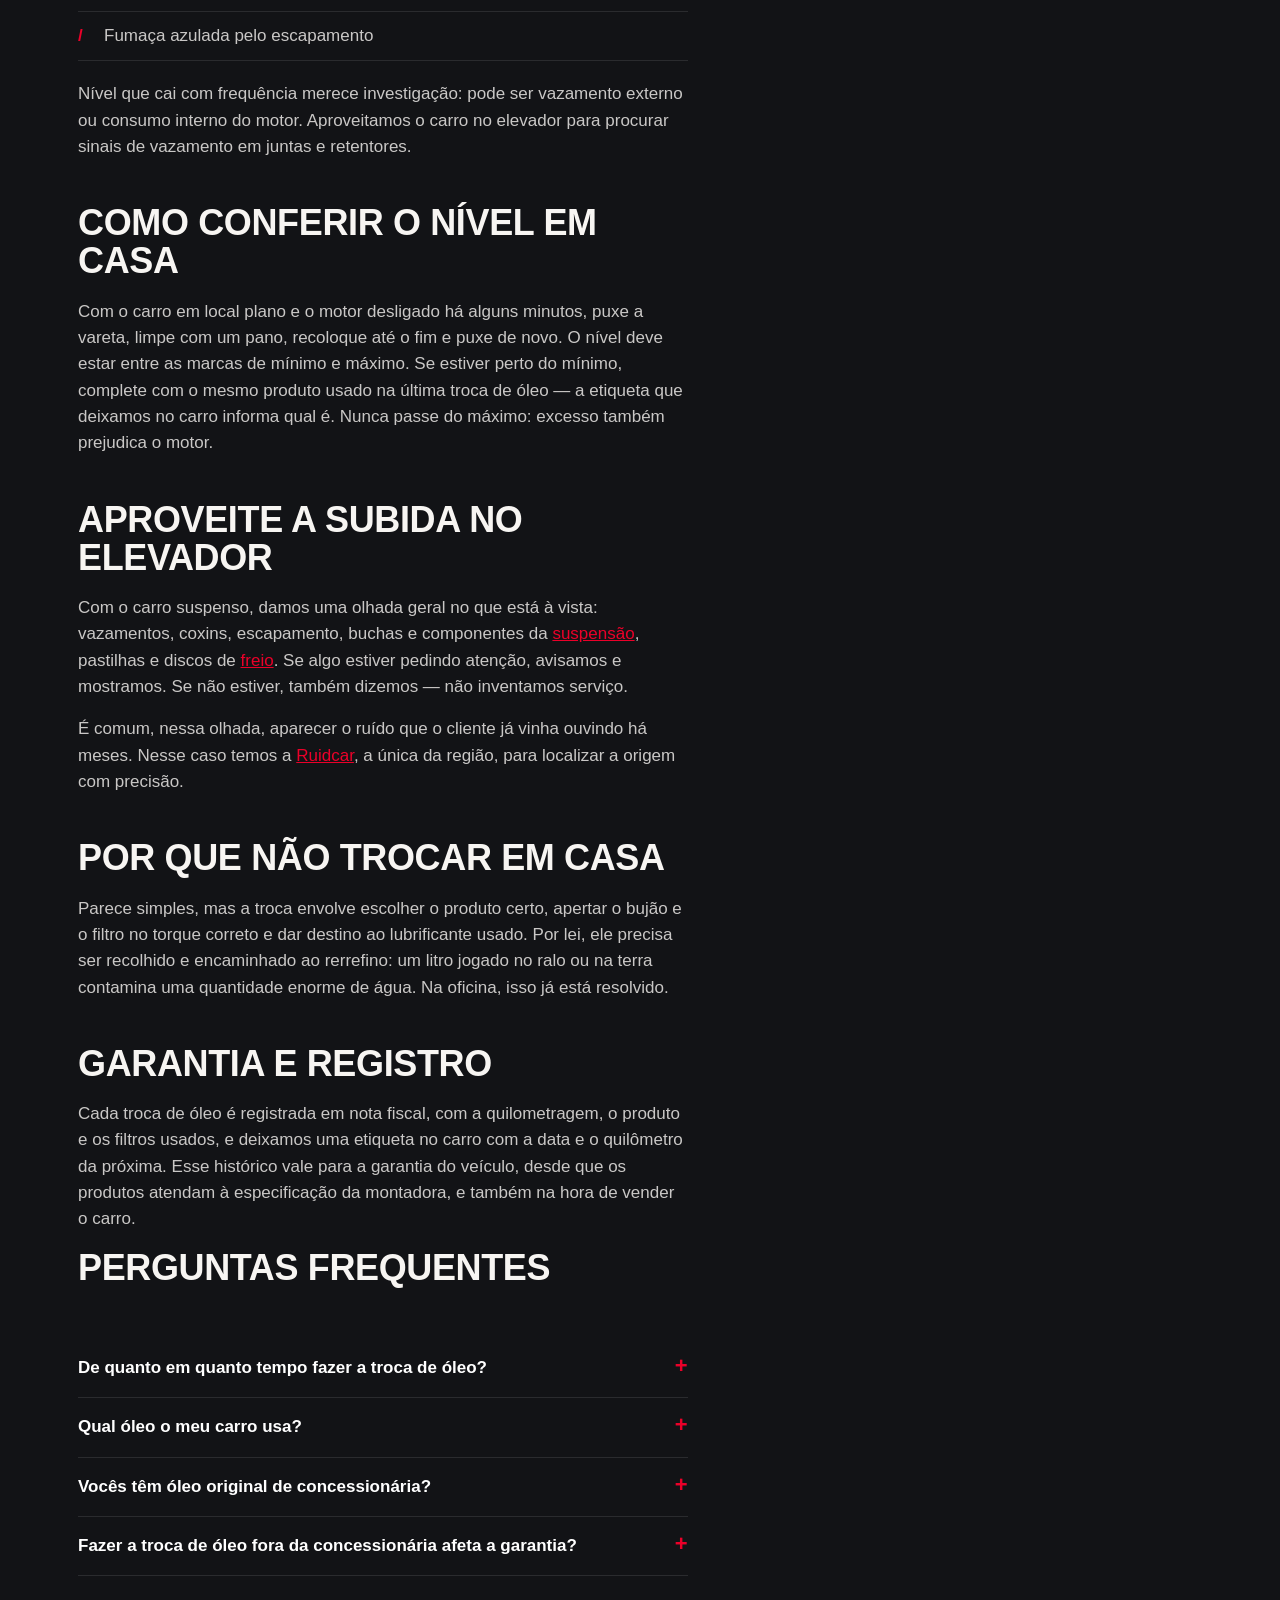
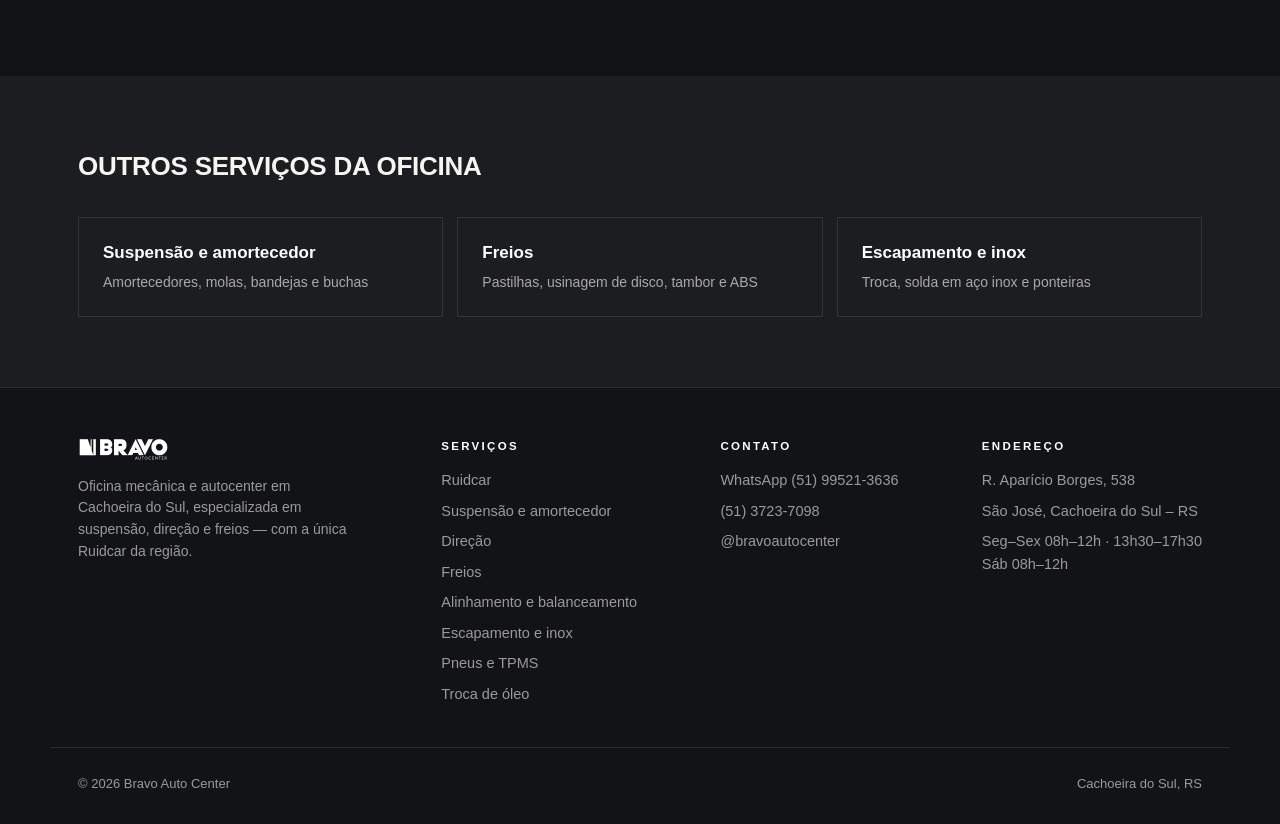
<file: servicos/troca-de-oleo.html>
<!DOCTYPE html>
<html lang="pt-BR">
<head>
<meta charset="utf-8">
<meta name="viewport" content="width=device-width, initial-scale=1">
<title>Troca de Óleo em Cachoeira do Sul | Bravo Auto Center</title>
<meta name="description" content="Troca de óleo em Cachoeira do Sul/RS com óleo original Volkswagen e ACDelco GM, Petronas, Elf, Shell Helix, Mobil e Lubrax. Filtros na mesma visita.">
<link rel="canonical" href="https://www.bravoautocenter.com.br/servicos/troca-de-oleo.html">
<meta name="robots" content="index, follow, max-image-preview:large, max-snippet:-1">
<meta name="theme-color" content="#EB0029">
<meta name="format-detection" content="telephone=no">
<link rel="icon" href="../favicon.ico" sizes="any">
<link rel="icon" type="image/png" sizes="32x32" href="../assets/img/favicon-32.png">
<link rel="apple-touch-icon" href="../assets/img/apple-touch-icon.png">
<meta property="og:type" content="website">
<meta property="og:locale" content="pt_BR">
<meta property="og:site_name" content="Bravo Auto Center">
<meta property="og:url" content="https://www.bravoautocenter.com.br/servicos/troca-de-oleo.html">
<meta property="og:title" content="Troca de óleo em Cachoeira do Sul | Bravo Auto Center">
<meta property="og:description" content="Troca de óleo em Cachoeira do Sul/RS com óleo original Volkswagen e ACDelco GM, Petronas, Elf, Shell Helix, Mobil e Lubrax. Filtros na mesma visita.">
<meta property="og:image" content="https://www.bravoautocenter.com.br/assets/img/og-image.jpg">
<meta property="og:image:width" content="1200">
<meta property="og:image:height" content="630">
<meta property="og:image:alt" content="Fachada da Bravo Auto Center em Cachoeira do Sul">
<meta name="twitter:card" content="summary_large_image">
<meta name="twitter:title" content="Troca de óleo em Cachoeira do Sul | Bravo Auto Center">
<meta name="twitter:description" content="Troca de óleo em Cachoeira do Sul/RS com óleo original Volkswagen e ACDelco GM, Petronas, Elf, Shell Helix, Mobil e Lubrax. Filtros na mesma visita.">
<meta name="twitter:image" content="https://www.bravoautocenter.com.br/assets/img/og-image.jpg">

<link rel="stylesheet" href="../assets/css/style.css">
<script>document.documentElement.classList.add('js')</script>
<script src="../assets/js/main.js" defer></script>
<script type="application/ld+json">
{
 "@context": "https://schema.org",
 "@graph": [
  {
   "@type": "WebSite",
   "@id": "https://www.bravoautocenter.com.br/#website",
   "url": "https://www.bravoautocenter.com.br/",
   "name": "Bravo Auto Center",
   "inLanguage": "pt-BR",
   "publisher": {
    "@id": "https://www.bravoautocenter.com.br/#oficina"
   }
  },
  {
   "@type": "AutoRepair",
   "@id": "https://www.bravoautocenter.com.br/#oficina",
   "name": "Bravo Auto Center",
   "alternateName": [
    "Bravo Autocenter",
    "Bravo Escapamentos"
   ],
   "description": "Oficina mecânica e autocenter em Cachoeira do Sul/RS especializada em suspensão, direção e freios, com a única Ruidcar da região para diagnóstico de ruídos. Também faz alinhamento 3D, balanceamento, pneus, escapamento em aço inox e troca de óleo.",
   "url": "https://www.bravoautocenter.com.br/",
   "telephone": "+55-51-3723-7098",
   "image": [
    "https://www.bravoautocenter.com.br/assets/img/hero-fachada-carro.jpg",
    "https://www.bravoautocenter.com.br/assets/img/fachada.jpg"
   ],
   "logo": {
    "@type": "ImageObject",
    "@id": "https://www.bravoautocenter.com.br/#logo",
    "url": "https://www.bravoautocenter.com.br/assets/img/logo-bravo.png",
    "width": 733,
    "height": 191
   },
   "priceRange": "$$",
   "currenciesAccepted": "BRL",
   "address": {
    "@type": "PostalAddress",
    "streetAddress": "Rua Aparício Borges, 538",
    "addressLocality": "Cachoeira do Sul",
    "addressRegion": "RS",
    "postalCode": "96503-550",
    "addressCountry": "BR"
   },
   "geo": {
    "@type": "GeoCoordinates",
    "latitude": -30.0292459,
    "longitude": -52.9058683
   },
   "hasMap": "https://maps.app.goo.gl/3HpLLAMCEZCEs7Q38",
   "areaServed": {
    "@type": "City",
    "name": "Cachoeira do Sul",
    "containedInPlace": {
     "@type": "State",
     "name": "Rio Grande do Sul"
    }
   },
   "openingHoursSpecification": [
    {
     "@type": "OpeningHoursSpecification",
     "dayOfWeek": [
      "Monday",
      "Tuesday",
      "Wednesday",
      "Thursday",
      "Friday"
     ],
     "opens": "08:00",
     "closes": "12:00"
    },
    {
     "@type": "OpeningHoursSpecification",
     "dayOfWeek": [
      "Monday",
      "Tuesday",
      "Wednesday",
      "Thursday",
      "Friday"
     ],
     "opens": "13:30",
     "closes": "17:30"
    },
    {
     "@type": "OpeningHoursSpecification",
     "dayOfWeek": "Saturday",
     "opens": "08:00",
     "closes": "12:00"
    }
   ],
   "sameAs": [
    "https://www.instagram.com/bravoautocenter",
    "https://maps.app.goo.gl/3HpLLAMCEZCEs7Q38"
   ],
   "knowsAbout": [
    "Diagnóstico de suspensão com Ruidcar",
    "Suspensão automotiva",
    "Amortecedores",
    "Sistema de direção",
    "Freios e ABS",
    "Alinhamento e balanceamento",
    "Escapamento e solda em aço inox",
    "Pneus e TPMS",
    "Troca de óleo"
   ],
   "hasOfferCatalog": {
    "@type": "OfferCatalog",
    "name": "Serviços da Bravo Auto Center",
    "itemListElement": [
     {
      "@type": "Offer",
      "itemOffered": {
       "@id": "https://www.bravoautocenter.com.br/servicos/ruidcar.html#servico"
      }
     },
     {
      "@type": "Offer",
      "itemOffered": {
       "@id": "https://www.bravoautocenter.com.br/servicos/suspensao-ruidcar.html#servico"
      }
     },
     {
      "@type": "Offer",
      "itemOffered": {
       "@id": "https://www.bravoautocenter.com.br/servicos/direcao.html#servico"
      }
     },
     {
      "@type": "Offer",
      "itemOffered": {
       "@id": "https://www.bravoautocenter.com.br/servicos/freios.html#servico"
      }
     },
     {
      "@type": "Offer",
      "itemOffered": {
       "@id": "https://www.bravoautocenter.com.br/servicos/geometria-balanceamento.html#servico"
      }
     },
     {
      "@type": "Offer",
      "itemOffered": {
       "@id": "https://www.bravoautocenter.com.br/servicos/escapamento.html#servico"
      }
     },
     {
      "@type": "Offer",
      "itemOffered": {
       "@id": "https://www.bravoautocenter.com.br/servicos/pneus.html#servico"
      }
     },
     {
      "@type": "Offer",
      "itemOffered": {
       "@id": "https://www.bravoautocenter.com.br/servicos/troca-de-oleo.html#servico"
      }
     }
    ]
   }
  },
  {
   "@type": "BreadcrumbList",
   "@id": "https://www.bravoautocenter.com.br/servicos/troca-de-oleo.html#breadcrumb",
   "itemListElement": [
    {
     "@type": "ListItem",
     "position": 1,
     "name": "Início",
     "item": "https://www.bravoautocenter.com.br/"
    },
    {
     "@type": "ListItem",
     "position": 2,
     "name": "Troca de óleo",
     "item": "https://www.bravoautocenter.com.br/servicos/troca-de-oleo.html"
    }
   ]
  },
  {
   "@type": "WebPage",
   "@id": "https://www.bravoautocenter.com.br/servicos/troca-de-oleo.html#webpage",
   "url": "https://www.bravoautocenter.com.br/servicos/troca-de-oleo.html",
   "name": "Troca de Óleo em Cachoeira do Sul | Bravo Auto Center",
   "description": "Troca de óleo em Cachoeira do Sul/RS com óleo original Volkswagen e ACDelco GM, Petronas, Elf, Shell Helix, Mobil e Lubrax. Filtros na mesma visita.",
   "inLanguage": "pt-BR",
   "isPartOf": {
    "@id": "https://www.bravoautocenter.com.br/#website"
   },
   "breadcrumb": {
    "@id": "https://www.bravoautocenter.com.br/servicos/troca-de-oleo.html#breadcrumb"
   },
   "about": {
    "@id": "https://www.bravoautocenter.com.br/#oficina"
   },
   "primaryImageOfPage": {
    "@type": "ImageObject",
    "url": "https://www.bravoautocenter.com.br/assets/img/oleo.jpg"
   },
   "dateModified": "2026-10-30",
   "mainEntity": {
    "@id": "https://www.bravoautocenter.com.br/servicos/troca-de-oleo.html#servico"
   }
  },
  {
   "@type": "Service",
   "@id": "https://www.bravoautocenter.com.br/servicos/ruidcar.html#servico",
   "name": "Diagnóstico de ruídos com Ruidcar",
   "serviceType": "Diagnóstico de ruído de suspensão",
   "description": "Diagnóstico de ruídos de suspensão, direção e carroceria com o equipamento Ruidcar, que simula o comportamento de rodagem com o veículo suspenso no elevador. Único na região de Cachoeira do Sul/RS.",
   "url": "https://www.bravoautocenter.com.br/servicos/ruidcar.html",
   "provider": {
    "@id": "https://www.bravoautocenter.com.br/#oficina"
   },
   "areaServed": {
    "@type": "City",
    "name": "Cachoeira do Sul"
   }
  },
  {
   "@type": "Service",
   "@id": "https://www.bravoautocenter.com.br/servicos/suspensao-ruidcar.html#servico",
   "name": "Conserto de suspensão e troca de amortecedor",
   "serviceType": "Reparo de suspensão automotiva",
   "description": "Conserto de suspensão em Cachoeira do Sul/RS: troca de amortecedores, molas, bandejas, bieletas, pivôs, buchas, batentes e coxins, com diagnóstico pela Ruidcar.",
   "url": "https://www.bravoautocenter.com.br/servicos/suspensao-ruidcar.html",
   "provider": {
    "@id": "https://www.bravoautocenter.com.br/#oficina"
   },
   "areaServed": {
    "@type": "City",
    "name": "Cachoeira do Sul"
   }
  },
  {
   "@type": "Service",
   "@id": "https://www.bravoautocenter.com.br/servicos/direcao.html#servico",
   "name": "Conserto do sistema de direção",
   "serviceType": "Reparo de direção automotiva",
   "description": "Diagnóstico e reparo do sistema de direção em Cachoeira do Sul/RS: caixa de direção, terminais, barras axiais, coifas, direção hidráulica e elétrica, com Ruidcar e scanner.",
   "url": "https://www.bravoautocenter.com.br/servicos/direcao.html",
   "provider": {
    "@id": "https://www.bravoautocenter.com.br/#oficina"
   },
   "areaServed": {
    "@type": "City",
    "name": "Cachoeira do Sul"
   }
  },
  {
   "@type": "Service",
   "@id": "https://www.bravoautocenter.com.br/servicos/freios.html#servico",
   "name": "Reparo e manutenção de freios",
   "serviceType": "Reparo de freios automotivos",
   "description": "Serviço de freios em Cachoeira do Sul/RS: pastilhas, usinagem e troca de discos, freio a tambor, pinças, sangria, troca de fluido e diagnóstico de ABS com scanner.",
   "url": "https://www.bravoautocenter.com.br/servicos/freios.html",
   "provider": {
    "@id": "https://www.bravoautocenter.com.br/#oficina"
   },
   "areaServed": {
    "@type": "City",
    "name": "Cachoeira do Sul"
   }
  },
  {
   "@type": "Service",
   "@id": "https://www.bravoautocenter.com.br/servicos/geometria-balanceamento.html#servico",
   "name": "Alinhamento 3D e balanceamento",
   "serviceType": "Alinhamento de direção e balanceamento de rodas",
   "description": "Alinhamento com equipamento de geometria 3D e balanceamento de rodas em Cachoeira do Sul/RS.",
   "url": "https://www.bravoautocenter.com.br/servicos/geometria-balanceamento.html",
   "provider": {
    "@id": "https://www.bravoautocenter.com.br/#oficina"
   },
   "areaServed": {
    "@type": "City",
    "name": "Cachoeira do Sul"
   }
  },
  {
   "@type": "Service",
   "@id": "https://www.bravoautocenter.com.br/servicos/escapamento.html#servico",
   "name": "Escapamento e solda em aço inox",
   "serviceType": "Troca e conserto de escapamento",
   "description": "Troca, conserto e fabricação de escapamento em Cachoeira do Sul/RS, com solda em aço inox e instalação de ponteiras esportivas.",
   "url": "https://www.bravoautocenter.com.br/servicos/escapamento.html",
   "provider": {
    "@id": "https://www.bravoautocenter.com.br/#oficina"
   },
   "areaServed": {
    "@type": "City",
    "name": "Cachoeira do Sul"
   }
  },
  {
   "@type": "Service",
   "@id": "https://www.bravoautocenter.com.br/servicos/pneus.html#servico",
   "name": "Venda e montagem de pneus",
   "serviceType": "Venda e montagem de pneus",
   "description": "Venda e montagem de pneus de todas as marcas em Cachoeira do Sul/RS, com balanceamento, rodízio e atendimento a sistemas TPMS.",
   "url": "https://www.bravoautocenter.com.br/servicos/pneus.html",
   "provider": {
    "@id": "https://www.bravoautocenter.com.br/#oficina"
   },
   "areaServed": {
    "@type": "City",
    "name": "Cachoeira do Sul"
   }
  },
  {
   "@type": "Service",
   "@id": "https://www.bravoautocenter.com.br/servicos/troca-de-oleo.html#servico",
   "name": "Troca de óleo e filtros",
   "serviceType": "Troca de óleo de motor",
   "description": "Troca de óleo e filtros em Cachoeira do Sul/RS com óleo original Volkswagen e ACDelco (GM), Petronas Selénia e Syntium, Elf Evolution, Shell Helix, Mobil Super e Lubrax.",
   "url": "https://www.bravoautocenter.com.br/servicos/troca-de-oleo.html",
   "provider": {
    "@id": "https://www.bravoautocenter.com.br/#oficina"
   },
   "areaServed": {
    "@type": "City",
    "name": "Cachoeira do Sul"
   }
  },
  {
   "@type": "FAQPage",
   "@id": "https://www.bravoautocenter.com.br/servicos/troca-de-oleo.html#perguntas",
   "isPartOf": {
    "@id": "https://www.bravoautocenter.com.br/servicos/troca-de-oleo.html#webpage"
   },
   "mainEntity": [
    {
     "@type": "Question",
     "name": "De quanto em quanto tempo fazer a troca de óleo?",
     "acceptedAnswer": {
      "@type": "Answer",
      "text": "O intervalo correto é o do manual do seu veículo, porque varia com o motor e com o tipo de óleo. Além da quilometragem, existe o prazo em meses: mesmo rodando pouco, o óleo envelhece."
     }
    },
    {
     "@type": "Question",
     "name": "Qual óleo o meu carro usa?",
     "acceptedAnswer": {
      "@type": "Answer",
      "text": "Depende da viscosidade e da norma técnica exigidas pela montadora, ambas no manual. Conferimos essa especificação antes de abastecer."
     }
    },
    {
     "@type": "Question",
     "name": "Vocês têm óleo original de concessionária?",
     "acceptedAnswer": {
      "@type": "Answer",
      "text": "Sim: óleo original Volkswagen e ACDelco original GM, além de Petronas Selénia e Syntium, Elf Evolution, Shell Helix, Mobil Super e Lubrax Valora e Tecno."
     }
    },
    {
     "@type": "Question",
     "name": "Fazer a troca de óleo fora da concessionária afeta a garantia?",
     "acceptedAnswer": {
      "@type": "Answer",
      "text": "A manutenção pode ser feita fora da concessionária desde que óleo e peças atendam à especificação da montadora e o serviço seja comprovado por nota fiscal. Guarde a nota e a quilometragem."
     }
    }
   ]
  }
 ]
}
</script>
</head>
<body>
<a class="skip-link" href="#conteudo">Pular para o conteúdo</a>
<header class="nav scrolled" id="nav" data-sticky="fixed">
  <a href="../index.html" class="nav-logo" aria-label="Bravo Auto Center — página inicial">
    <img src="../assets/img/logo-bravo-white.png" width="733" height="191" alt="Bravo Auto Center"></a>
  <nav class="nav-right" aria-label="Principal">
    <ul class="nav-links">
      <li><a href="../servicos/ruidcar.html" class="nav-ruidcar">Ruidcar</a></li><li><a href="../servicos/suspensao-ruidcar.html">Suspensão</a></li><li><a href="../servicos/direcao.html">Direção</a></li><li><a href="../servicos/freios.html">Freios</a></li><li><a href="../index.html#servicos">Serviços</a></li><li><a href="../index.html#localizacao">Contato</a></li>
    </ul>
    <button class="nav-burger" type="button" aria-label="Abrir menu" aria-expanded="false" aria-controls="mmenu" data-menu-open>☰</button>
  </nav>
</header>
<div id="mmenu" class="mobile-menu" aria-hidden="true">
  <div class="mobile-menu-top">
    <img src="../assets/img/logo-bravo-white.png" width="733" height="191" alt="Bravo Auto Center" style="height:22px;width:auto">
    <button class="mobile-close" type="button" aria-label="Fechar menu" data-menu-close>×</button>
  </div>
  <ul><li><a href="../servicos/ruidcar.html" class="m-ruidcar">Ruidcar</a></li><li><a href="../servicos/suspensao-ruidcar.html">Suspensão</a></li><li><a href="../servicos/direcao.html">Direção</a></li><li><a href="../servicos/freios.html">Freios</a></li><li><a href="../index.html#servicos">Serviços</a></li><li><a href="../index.html#localizacao">Contato</a></li></ul>
  <a class="btn btn-white" href="https://wa.me/5551995213636" target="_blank" rel="noopener">Chamar no WhatsApp</a>
</div>
<main id="conteudo">
<section class="sub-hero">
  <div class="sub-hero-inner">
    <nav class="breadcrumb" aria-label="Você está aqui">
      <a href="../index.html">Início</a><span aria-hidden="true">/</span><span aria-current="page">Troca de óleo</span>
    </nav>
    
    <h1>Troca de óleo em Cachoeira do Sul</h1>
    <p class="lead">Óleo original de montadora e as principais linhas sintéticas do mercado, com o filtro certo e a especificação que o seu motor pede.</p>
    <div class="hero-actions">
      <a class="btn btn-white" href="https://wa.me/5551995213636?text=Ol%C3%A1%21%20Gostaria%20de%20agendar%20a%20troca%20de%20%C3%B3leo." target="_blank" rel="noopener">Agendar troca de óleo</a>
      <a class="btn btn-outline-dark" href="tel:+555137237098">(51) 3723-7098</a>
    </div>
  </div>
</section>
<section class="sub-body">
  <div class="sub-grid">
    <article class="sub-content">
      <p>O lubrificante é o que separa as peças metálicas do motor por uma película fina, leva embora o calor e carrega a sujeira até o filtro. Quando ele envelhece, essa película fica mais fraca justamente nas partidas a frio e nos momentos de maior esforço. É uma das manutenções mais baratas do carro e uma das que mais evitam conserto caro de motor.</p>

      <h2>Óleos que trabalhamos</h2>
      <p>Mantemos uma variedade ampla justamente porque cada motor pede uma especificação diferente — e usar o lubrificante errado, mesmo que seja de boa marca, é um problema.</p>
      <h3>Originais de montadora</h3>
      <ul>
        <li>Óleo original <strong>Volkswagen</strong></li>
        <li><strong>ACDelco</strong> original GM</li>
      </ul>
      <h3>Linhas sintéticas e semissintéticas</h3>
      <ul>
        <li><strong>Petronas Selénia</strong> e <strong>Petronas Syntium</strong></li>
        <li><strong>Elf Evolution</strong></li>
        <li><strong>Shell Helix</strong></li>
        <li><strong>Mobil Super</strong></li>
        <li><strong>Lubrax Valora</strong> e <strong>Lubrax Tecno</strong></li>
      </ul>
      <p>Se o seu carro pede uma especificação que não está em estoque no momento, conseguimos com o fornecedor rapidamente. Basta avisar o modelo antes.</p>

      <figure class="sub-figure"><picture><source srcset="../assets/img/oleo.webp" type="image/webp"><img src="../assets/img/oleo.jpg" width="1200" height="1599" alt="Troca de óleo com filtro novo em Chevrolet Onix na Bravo Auto Center" loading="lazy" decoding="async"></picture></figure>
      <p class="figcap">Troca de óleo e filtro na Bravo Auto Center.</p>

      <h2>O certo não é o mais caro — é o que o manual pede</h2>
      <p>Duas informações definem o lubrificante do seu carro: a <strong>viscosidade</strong>, aquele código como 5W-30, 5W-40 ou 10W-40, e a <strong>norma técnica</strong> exigida pela montadora. As duas estão no manual do veículo.</p>
      <p>Na viscosidade, o número antes do "W" indica o comportamento na partida a frio, e o número depois, a espessura na temperatura de trabalho. Colocar um óleo mais grosso que o previsto não "protege mais": ele demora a circular nas partidas a frio, justamente quando o motor mais precisa, e pode aumentar o consumo. Um mais fino que o especificado reduz a película de proteção em alta temperatura. Por isso conferimos a especificação antes de abastecer, em vez de usar um padrão para todo carro.</p>
      <p>A norma técnica, por sua vez, garante que o produto foi aprovado para o tipo de motor: aspirado ou turbo, flex, com ou sem injeção direta. Motores modernos, principalmente os turbo de baixa cilindrada, são bem mais exigentes nesse ponto.</p>

      <h2>Mineral, semissintético ou sintético</h2>
      <p>Os três tipos diferem na base de que são feitos. O <strong>mineral</strong> vem do refino direto do petróleo e é o mais simples, ainda indicado para alguns motores antigos. O <strong>semissintético</strong> mistura base mineral e sintética e oferece mais resistência à oxidação. O <strong>sintético</strong> é produzido em laboratório, com moléculas mais uniformes, e mantém as propriedades por mais tempo e em temperaturas mais extremas. A maioria dos motores atuais já sai de fábrica exigindo sintético.</p>
      <p>Trocar para um tipo "superior" ao do manual não é proibido, desde que viscosidade e norma sejam respeitadas. Trocar para um inferior, sim, é arriscado. Na dúvida, siga o manual.</p>

      <h2>Motores turbo e injeção direta pedem mais cuidado</h2>
      <p>Os motores pequenos com turbo, cada vez mais comuns, trabalham com temperaturas e pressões muito altas. A turbina gira em altíssima rotação e depende do lubrificante para se refrigerar. Produto fora da norma, vencido ou com nível baixo encurta muito a vida dela, e o conserto costuma ser caro. Nesses carros, respeitar a especificação e o prazo não é recomendação: é proteção do motor.</p>

      <h2>Filtros na mesma visita</h2>
      <ul>
        <li>Filtro de óleo — trocado junto, sempre</li>
        <li>Filtro de ar do motor</li>
        <li>Filtro de combustível</li>
        <li>Filtro de cabine (ar-condicionado)</li>
      </ul>
      <p>Fazer a troca de óleo e manter o filtro velho é economia falsa: o filtro saturado deixa passar partículas e contamina o lubrificante novo em pouco tempo. Já o filtro de ar sujo faz o motor "respirar" com dificuldade, e o de cabine entupido prejudica o ar-condicionado e a qualidade do ar dentro do carro.</p>

      <h2>Quando fazer a troca de óleo</h2>
      <p>O intervalo correto é o do manual do seu veículo, e ele varia bastante entre motores e tipos de lubrificante. Além da quilometragem, existe o prazo em meses: mesmo rodando pouco, o óleo oxida e perde propriedades, então carro parado também tem data de troca.</p>
      <p>Atenção ao chamado <strong>uso severo</strong>, que a maioria dos manuais define como trajetos curtos frequentes, trânsito de para e anda, poeira, estrada de chão ou reboque. Boa parte dos carros que rodam só na cidade se encaixa aí, e nesse caso o manual costuma indicar um intervalo menor.</p>

      <h2>Sinais de que passou da hora</h2>
      <ul>
        <li>Luz de pressão do óleo acendendo no painel — pare o carro com segurança</li>
        <li>Motor mais barulhento, principalmente na partida a frio</li>
        <li>Lubrificante muito escuro e ralo na vareta</li>
        <li>Nível baixando entre uma troca e outra</li>
        <li>Fumaça azulada pelo escapamento</li>
      </ul>
      <p>Nível que cai com frequência merece investigação: pode ser vazamento externo ou consumo interno do motor. Aproveitamos o carro no elevador para procurar sinais de vazamento em juntas e retentores.</p>

      <h2>Como conferir o nível em casa</h2>
      <p>Com o carro em local plano e o motor desligado há alguns minutos, puxe a vareta, limpe com um pano, recoloque até o fim e puxe de novo. O nível deve estar entre as marcas de mínimo e máximo. Se estiver perto do mínimo, complete com o mesmo produto usado na última troca de óleo — a etiqueta que deixamos no carro informa qual é. Nunca passe do máximo: excesso também prejudica o motor.</p>

      <h2>Aproveite a subida no elevador</h2>
      <p>Com o carro suspenso, damos uma olhada geral no que está à vista: vazamentos, coxins, escapamento, buchas e componentes da <a href="suspensao-ruidcar.html">suspensão</a>, pastilhas e discos de <a href="freios.html">freio</a>. Se algo estiver pedindo atenção, avisamos e mostramos. Se não estiver, também dizemos — não inventamos serviço.</p>
      <p>É comum, nessa olhada, aparecer o ruído que o cliente já vinha ouvindo há meses. Nesse caso temos a <a href="ruidcar.html">Ruidcar</a>, a única da região, para localizar a origem com precisão.</p>

      <h2>Por que não trocar em casa</h2>
      <p>Parece simples, mas a troca envolve escolher o produto certo, apertar o bujão e o filtro no torque correto e dar destino ao lubrificante usado. Por lei, ele precisa ser recolhido e encaminhado ao rerrefino: um litro jogado no ralo ou na terra contamina uma quantidade enorme de água. Na oficina, isso já está resolvido.</p>

      <h2>Garantia e registro</h2>
      <p>Cada troca de óleo é registrada em nota fiscal, com a quilometragem, o produto e os filtros usados, e deixamos uma etiqueta no carro com a data e o quilômetro da próxima. Esse histórico vale para a garantia do veículo, desde que os produtos atendam à especificação da montadora, e também na hora de vender o carro.</p>

      <section aria-labelledby="faq-title">
        <h2 id="faq-title">Perguntas frequentes</h2>
        <div class="faq" id="perguntas">
<details><summary>De quanto em quanto tempo fazer a troca de óleo?</summary><p>O intervalo correto é o do manual do seu veículo, porque varia com o motor e com o tipo de óleo. Além da quilometragem, existe o prazo em meses: mesmo rodando pouco, o óleo envelhece.</p></details>
<details><summary>Qual óleo o meu carro usa?</summary><p>Depende da viscosidade e da norma técnica exigidas pela montadora, ambas no manual. Conferimos essa especificação antes de abastecer.</p></details>
<details><summary>Vocês têm óleo original de concessionária?</summary><p>Sim: óleo original Volkswagen e ACDelco original GM, além de Petronas Selénia e Syntium, Elf Evolution, Shell Helix, Mobil Super e Lubrax Valora e Tecno.</p></details>
<details><summary>Fazer a troca de óleo fora da concessionária afeta a garantia?</summary><p>A manutenção pode ser feita fora da concessionária desde que óleo e peças atendam à especificação da montadora e o serviço seja comprovado por nota fiscal. Guarde a nota e a quilometragem.</p></details>
</div>
      </section>
    </article>
    <aside class="sub-aside" aria-label="Contato rápido">
  <div class="aside-card">
    <h2 class="aside-title">Qual óleo o seu carro pede?</h2>
    <p>Mande modelo, ano e quilometragem. A gente confere a especificação e diz o que usar.</p>
    <a class="btn btn-red" href="https://wa.me/5551995213636?text=Ol%C3%A1%21%20Gostaria%20de%20agendar%20a%20troca%20de%20%C3%B3leo." target="_blank" rel="noopener">Chamar no WhatsApp</a>
    <a class="btn btn-outline-dark" href="tel:+555137237098">(51) 3723-7098</a>
    <dl class="aside-meta">
      <div><dt><strong>Endereço</strong></dt><dd>R. Aparício Borges, 538 — São José, Cachoeira do Sul/RS</dd></div>
      <div><dt><strong>Horário</strong></dt><dd>Seg–Sex 08h–12h e 13h30–17h30 · Sáb 08h–12h</dd></div>
      <div><dt><strong>Avaliação</strong></dt><dd>4,7 ★ · 141 avaliações no Google</dd></div>
    </dl>
  </div>
</aside>
  </div>
</section>
<section class="other-services" aria-labelledby="outros">
  <h2 id="outros">Outros serviços da oficina</h2>
  <div class="other-grid"><a href="../servicos/suspensao-ruidcar.html">Suspensão e amortecedor<span>Amortecedores, molas, bandejas e buchas</span></a><a href="../servicos/freios.html">Freios<span>Pastilhas, usinagem de disco, tambor e ABS</span></a><a href="../servicos/escapamento.html">Escapamento e inox<span>Troca, solda em aço inox e ponteiras</span></a></div>
</section>
</main>
<footer>
  <div class="foot-grid">
    <div class="foot-brand">
      <img src="../assets/img/logo-bravo-white.png" width="733" height="191" alt="Bravo Auto Center" loading="lazy" style="width:auto">
      <p>Oficina mecânica e autocenter em Cachoeira do Sul, especializada em suspensão, direção e freios — com a única Ruidcar da região.</p>
    </div>
    <nav class="foot-col" aria-label="Serviços">
      <h2 class="kicker" style="color:#fff;margin:0 0 14px">Serviços</h2>
      <a href="../servicos/ruidcar.html">Ruidcar</a><a href="../servicos/suspensao-ruidcar.html">Suspensão e amortecedor</a><a href="../servicos/direcao.html">Direção</a><a href="../servicos/freios.html">Freios</a><a href="../servicos/geometria-balanceamento.html">Alinhamento e balanceamento</a><a href="../servicos/escapamento.html">Escapamento e inox</a><a href="../servicos/pneus.html">Pneus e TPMS</a><a href="../servicos/troca-de-oleo.html">Troca de óleo</a>
    </nav>
    <div class="foot-col">
      <h2 class="kicker" style="color:#fff;margin:0 0 14px">Contato</h2>
      <a href="https://wa.me/5551995213636" target="_blank" rel="noopener">WhatsApp (51) 99521-3636</a>
      <a href="tel:+555137237098">(51) 3723-7098</a>
      <a href="https://www.instagram.com/bravoautocenter" target="_blank" rel="noopener">@bravoautocenter</a>
    </div>
    <address class="foot-col" style="font-style:normal">
      <h2 class="kicker" style="color:#fff;margin:0 0 14px">Endereço</h2>
      <p>R. Aparício Borges, 538</p>
      <p>São José, Cachoeira do Sul – RS</p>
      <p>Seg–Sex 08h–12h · 13h30–17h30<br>Sáb 08h–12h</p>
    </address>
  </div>
  <div class="foot-bottom">
    <span>© <span id="year">2026</span> Bravo Auto Center</span>
    <span>Cachoeira do Sul, RS</span>
  </div>
</footer>
<a class="wa-float" href="https://wa.me/5551995213636" target="_blank" rel="noopener" aria-label="Chamar a Bravo Auto Center no WhatsApp"><svg viewBox="0 0 32 32" xmlns="http://www.w3.org/2000/svg" aria-hidden="true" focusable="false"><path d="M16.04 3C9.42 3 4.05 8.36 4.05 14.97c0 2.11.55 4.17 1.6 5.99L4 29l8.23-1.61a12.02 12.02 0 0 0 3.8.62h.01c6.61 0 11.98-5.36 11.98-11.97C28.02 8.36 22.65 3 16.04 3zm0 21.87h-.01a9.9 9.9 0 0 1-3.47-.63l-.25-.1-4.88.95.98-4.76-.16-.26a9.87 9.87 0 0 1-1.52-5.26c0-5.47 4.46-9.92 9.94-9.92a9.87 9.87 0 0 1 9.93 9.93c0 5.47-4.46 9.92-9.93 9.92zm5.45-7.43c-.3-.15-1.77-.87-2.04-.97-.27-.1-.47-.15-.67.15-.2.3-.77.97-.94 1.17-.17.2-.35.22-.65.07-.3-.15-1.26-.46-2.4-1.48-.89-.79-1.49-1.77-1.66-2.07-.17-.3-.02-.46.13-.61.13-.13.3-.35.45-.52.15-.17.2-.3.3-.5.1-.2.05-.37-.02-.52-.08-.15-.67-1.62-.92-2.22-.24-.58-.49-.5-.67-.51h-.57c-.2 0-.52.07-.8.37-.27.3-1.04 1.02-1.04 2.5 0 1.47 1.07 2.89 1.22 3.09.15.2 2.11 3.22 5.1 4.51.71.31 1.27.49 1.7.63.72.23 1.37.2 1.88.12.57-.09 1.77-.72 2.02-1.42.25-.7.25-1.3.17-1.42-.07-.12-.27-.2-.57-.35z"/></svg></a>
</body>
</html>
</file>
<file: assets/css/style.css>
:root{
    --red:#EB0029;
    --red-deep:#C10022;
    --ink:#121316;
    --ink-2:#1B1D21;
    --paper:#F7F5F2;
    --gray:#63666A;
    --line-dark:rgba(255,255,255,0.1);
    --line-light:rgba(18,19,22,0.12);
    --cut: 5.5vw; /* diagonal depth */
  }
  *{ box-sizing:border-box; }
  html{ scroll-behavior:smooth; }
  body{
    margin:0;
    background:var(--ink);
    color:var(--paper);
    font-family: Calibri, "Carlito", "Segoe UI", Arial, sans-serif;
    font-size:17px;
    line-height:1.55;
    -webkit-font-smoothing:antialiased;
  }
  h1,h2,h3{
    font-family:"Century Gothic", Questrial, Futura, "Segoe UI", Arial, sans-serif;
    font-weight:700;
    margin:0;
    letter-spacing:-0.01em;
  }
  img{ max-width:100%; height:auto; display:block; }
  a{ color:inherit; }
  .wrap{ max-width:1180px; margin:0 auto; padding:0 28px; }

  .btn{
    display:inline-flex; align-items:center; gap:9px;
    padding:15px 28px;
    font-weight:bold; font-size:15.5px;
    text-decoration:none; cursor:pointer;
    border:1.5px solid transparent;
    transition:transform .15s ease, background .2s ease, border-color .2s, color .2s;
    /* the diagonal cut, applied to buttons too */
    clip-path:polygon(0 0, 100% 0, calc(100% - 12px) 100%, 0 100%);
  }
  .btn:hover{ transform:translateY(-1px); }
  .btn:focus-visible{ outline:3px solid #fff; outline-offset:2px; }
  .btn-white{ background:#fff; color:var(--red); }
  .btn-white:hover{ background:#f2f2f2; }
  .btn-red{ background:var(--red); color:#fff; }
  .btn-red:hover{ background:var(--red-deep); }
  .btn-outline-dark{ border-color:rgba(255,255,255,0.4); color:#fff; clip-path:none; }
  .btn-outline-dark:hover{ border-color:#fff; }
  .btn-outline-light{ border-color:rgba(18,19,22,0.35); color:var(--ink); clip-path:none; }
  .btn-outline-light:hover{ border-color:var(--ink); }

  .kicker{
    font-family:Verdana, Geneva, sans-serif;
    font-size:11.5px; font-weight:bold;
    letter-spacing:0.2em; text-transform:uppercase;
  }

  /* ============ NAV ============ */
  header.nav{
    position:fixed; top:0; left:0; right:0; z-index:60;
    display:flex; align-items:center; justify-content:space-between;
    padding:16px 30px;
    background:linear-gradient(180deg, rgba(18,19,22,0.55), rgba(18,19,22,0));
    transition:background .3s ease;
  }
  header.nav.scrolled{
    background:rgba(18,19,22,0.94);
    backdrop-filter:blur(8px);
    border-bottom:1px solid var(--line-dark);
  }
  .nav-logo img{ height:40px; width:auto; }
  .nav-right{ display:flex; align-items:center; gap:26px; }
  .nav-links{ display:flex; gap:26px; list-style:none; margin:0; padding:0; font-size:16.5px; font-weight:bold; align-items:center; }
  .nav-links a{ color:rgba(247,245,242,0.85); text-decoration:none; }
  .nav-links a:hover{ color:#fff; text-decoration:underline; text-underline-offset:5px; text-decoration-color:var(--red); text-decoration-thickness:2px; }
  .nav-burger{ display:none; background:none; border:0; color:#fff; font-size:26px; cursor:pointer; padding:2px 8px; }
  @media (max-width:980px){
    .nav-links{ display:none; }
    .nav-burger{ display:block; }
    .nav-wa-label{ display:none; }
  }

  .mobile-menu{
    display:none; position:fixed; inset:0; z-index:70;
    background:var(--red); padding:22px 30px;
  }
  .mobile-menu.open{ display:block; }
  .mobile-menu-top{ display:flex; justify-content:space-between; align-items:center; margin-bottom:44px; }
  .mobile-menu ul{ list-style:none; margin:0 0 40px; padding:0; }
  .mobile-menu li{ margin-bottom:24px; }
  .mobile-menu a{
    color:#fff; text-decoration:none; font-size:28px; font-weight:bold;
    font-family:"Century Gothic", Arial, sans-serif;
  }
  .mobile-close{ background:none; border:0; color:#fff; font-size:30px; cursor:pointer; }

  /* ============ HERO — solid red field ============ */
  .hero{
    background:var(--red);
    color:#fff;
    position:relative;
    min-height:100vh;
    display:flex; flex-direction:column; justify-content:center;
    overflow:hidden;
    padding:120px 0 calc(var(--cut) + 90px);
  }
  .hero-inner{
    max-width:1180px; margin:0 auto; padding:0 28px;
    display:grid; grid-template-columns: 1.15fr 0.85fr; gap:60px; align-items:center;
    width:100%;
  }
  @media (max-width:940px){
    .hero-inner{ grid-template-columns:1fr; gap:44px; }
  }
  .hero-kicker{ color:rgba(255,255,255,0.85); margin-bottom:26px; display:block; }
  .hero h1{
    font-size:clamp(42px, 6.4vw, 78px);
    line-height:0.98;
    text-transform:uppercase;
    margin-bottom:26px;
    max-width:640px;
  }
  .hero h1 .slash{ color:var(--ink); }
  .hero p.lead{
    font-size:19px; max-width:520px;
    color:rgba(255,255,255,0.92);
    margin:0 0 36px;
  }
  .hero-actions{ display:flex; flex-wrap:wrap; gap:14px; margin-bottom:40px; }
  .hero-proof{
    display:inline-flex; align-items:center; gap:12px;
    color:#fff; text-decoration:none; font-size:14.5px;
    border-top:1px solid rgba(255,255,255,0.35);
    padding-top:16px;
  }
  .hero-proof strong{ font-size:16px; }
  .hero-proof .stars{ color:#FFD34D; letter-spacing:2px; }

  .hero-photo{
    position:relative;
    clip-path:polygon(10% 0, 100% 0, 100% 100%, 0 100%);
    box-shadow:0 40px 80px -30px rgba(0,0,0,0.45);
  }
  .hero-photo img{ width:100%; height:100%; object-fit:cover; aspect-ratio:4/4.6; }
  @media (max-width:940px){
    .hero-photo{ clip-path:polygon(6% 0, 100% 0, 94% 100%, 0 100%); }
    .hero-photo img{ aspect-ratio:16/10; }
  }
  /* diagonal bottom edge of hero */
  .hero::after{
    content:"";
    position:absolute; left:0; right:0; bottom:-1px;
    height:var(--cut);
    background:var(--ink);
    clip-path:polygon(0 100%, 100% 0, 100% 100%);
  }

  /* ============ TICKER ============ */
  .ticker{
    background:var(--ink);
    border-bottom:1px solid var(--line-dark);
    overflow:hidden;
    padding:20px 0;
  }
  .ticker-track{
    display:flex; gap:0;
    width:max-content;
    animation:ticker 28s linear infinite;
  }
  .ticker span{
    font-family:"Century Gothic", Arial, sans-serif;
    font-weight:bold; font-size:15px; text-transform:uppercase; letter-spacing:0.12em;
    color:rgba(247,245,242,0.75);
    padding:0 26px;
    white-space:nowrap;
    display:flex; align-items:center; gap:26px;
  }
  .ticker span::after{ content:"/"; color:var(--red); font-size:18px; }
  @keyframes ticker{ from{ transform:translateX(0);} to{ transform:translateX(-50%);} }
  @media (prefers-reduced-motion: reduce){ .ticker-track{ animation:none; flex-wrap:wrap; width:auto; } }

  /* ============ RUIDCAR ============ */
  .ruidcar{
    background:var(--ink);
    padding:110px 0 130px;
    position:relative;
  }
  .ruidcar-head{
    max-width:1180px; margin:0 auto 64px; padding:0 28px;
    display:flex; align-items:flex-end; justify-content:space-between; gap:40px; flex-wrap:wrap;
  }
  .ruidcar-head .kicker{ color:var(--red); display:block; margin-bottom:18px; }
  .ruidcar-head h2{
    font-size:clamp(34px, 4.6vw, 56px);
    text-transform:uppercase;
    line-height:1.0;
    max-width:640px;
  }
  .ruidcar-head h2 em{ font-style:normal; color:var(--red); }
  .ruidcar-count{
    font-family:"Century Gothic", Arial, sans-serif;
    text-align:right;
  }
  .ruidcar-count .n{
    font-size:clamp(52px, 6vw, 84px); font-weight:bold; color:var(--red); line-height:1; display:block;
  }
  .ruidcar-count .l{ font-size:13px; letter-spacing:0.14em; text-transform:uppercase; color:rgba(247,245,242,0.6); }

  .ruidcar-grid{
    max-width:1180px; margin:0 auto; padding:0 28px;
    display:grid; grid-template-columns:0.9fr 1.1fr; gap:64px; align-items:center;
  }
  @media (max-width:900px){ .ruidcar-grid{ grid-template-columns:1fr; gap:40px; } }
  .ruidcar-video{
    clip-path:polygon(0 0, 100% 0, 100% calc(100% - 34px), calc(100% - 34px) 100%, 0 100%);
    background:#000;
    border:1px solid var(--line-dark);
  }
  .ruidcar-video video{ width:100%; display:block; }
  .ruidcar-copy p{
    color:rgba(247,245,242,0.78);
    margin:0 0 16px; font-size:16.5px; max-width:520px;
  }
  .ruidcar-copy p strong{ color:#fff; }
  .ruidcar-steps{
    list-style:none; margin:30px 0 0; padding:0;
    border-top:1px solid var(--line-dark);
  }
  .ruidcar-steps li{
    display:flex; gap:18px; align-items:baseline;
    padding:16px 0; border-bottom:1px solid var(--line-dark);
    font-size:15.5px; color:rgba(247,245,242,0.85);
  }
  .ruidcar-steps .step-n{
    font-family:"Century Gothic", Arial, sans-serif;
    font-weight:bold; color:var(--red); font-size:15px;
    min-width:34px;
  }

  /* ============ SERVICES — alternating rows on light ============ */
  .services{
    background:var(--paper);
    color:var(--ink);
    position:relative;
    padding:0 0 110px;
  }
  .services::before{
    content:"";
    display:block;
    height:var(--cut);
    background:var(--ink);
    clip-path:polygon(0 0, 100% 0, 0 100%);
  }
  .services-head{
    max-width:1180px; margin:70px auto 20px; padding:0 28px;
  }
  .services-head .kicker{ color:var(--red); display:block; margin-bottom:16px; }
  .services-head h2{
    font-size:clamp(32px,4.4vw,52px); text-transform:uppercase; line-height:1.02;
    max-width:620px;
  }
  .service-row{
    max-width:1180px; margin:0 auto; padding:64px 28px;
    display:grid; grid-template-columns:1fr 1fr; gap:60px; align-items:center;
    border-bottom:1px solid var(--line-light);
  }
  .service-row:last-of-type{ border-bottom:0; padding-bottom:20px; }
  @media (max-width:860px){
    .service-row{ grid-template-columns:1fr; gap:30px; padding:48px 28px; }
    .service-row .service-media{ order:-1; }
  }
  .service-row:nth-child(even) .service-media{ order:2; }
  @media (max-width:860px){ .service-row:nth-child(even) .service-media{ order:-1; } }
  .service-media{
    position:relative;
    clip-path:polygon(0 0, 100% 0, 100% calc(100% - 28px), calc(100% - 28px) 100%, 0 100%);
    background:#111;
  }
  .service-media img, .service-media video{
    width:100%; height:100%; object-fit:cover; aspect-ratio:4/3; display:block;
  }
  .service-num{
    font-family:"Century Gothic", Arial, sans-serif;
    font-weight:bold; font-size:14px; letter-spacing:0.16em;
    color:var(--red);
    display:block; margin-bottom:14px;
  }
  .service-copy h3{
    font-size:clamp(24px,2.6vw,32px);
    text-transform:uppercase;
    margin-bottom:14px;
  }
  .service-copy p{ color:var(--gray); margin:0 0 10px; max-width:460px; }
  .play-overlay{
    position:absolute; inset:0; border:0; cursor:pointer;
    background:rgba(0,0,0,0.22);
    display:flex; align-items:center; justify-content:center;
  }
  .play-overlay svg{ width:58px; height:58px; filter:drop-shadow(0 4px 12px rgba(0,0,0,0.5)); }

  /* ============ NUMBERS band ============ */
  .numbers{
    background:var(--red);
    color:#fff;
    position:relative;
    padding:calc(var(--cut) + 40px) 0 calc(var(--cut) + 40px);
  }
  .numbers::before{
    content:"";
    position:absolute; top:-1px; left:0; right:0; height:var(--cut);
    background:var(--paper);
    clip-path:polygon(0 0, 100% 0, 100% 100%);
    transform:scaleY(-1);
  }
  .numbers::after{
    content:"";
    position:absolute; bottom:-1px; left:0; right:0; height:var(--cut);
    background:var(--ink);
    clip-path:polygon(0 100%, 100% 0, 100% 100%);
  }
  .numbers-grid{
    max-width:1180px; margin:0 auto; padding:30px 28px;
    display:grid; grid-template-columns:repeat(3,1fr); gap:40px;
    position:relative; z-index:2;
  }
  @media (max-width:760px){ .numbers-grid{ grid-template-columns:1fr; gap:28px; } }
  .num-item{ border-left:3px solid rgba(255,255,255,0.5); padding-left:22px; }
  .num-item .n{
    font-family:"Century Gothic", Arial, sans-serif;
    font-size:clamp(40px,4.6vw,58px); font-weight:bold; line-height:1;
    display:block; margin-bottom:8px;
  }
  .num-item .l{ font-size:14.5px; color:rgba(255,255,255,0.9); }
  .num-item a{ color:#fff; }

  /* ============ LOCATION ============ */
  .location{
    background:var(--ink);
    padding:110px 0;
  }
  .loc-grid{
    max-width:1180px; margin:0 auto; padding:0 28px;
    display:grid; grid-template-columns:1fr 1fr; gap:60px;
  }
  @media (max-width:880px){ .loc-grid{ grid-template-columns:1fr; } }
  .loc-copy .kicker{ color:var(--red); display:block; margin-bottom:16px; }
  .loc-copy h2{
    font-size:clamp(30px,3.8vw,44px); text-transform:uppercase; line-height:1.04;
    margin-bottom:30px;
  }
  .loc-intro{
    color:rgba(247,245,242,0.75);
    max-width:520px;
    margin:0 0 30px;
    font-size:16px;
  }
  .hours{
    width:100%; border-collapse:collapse; margin-bottom:34px;
  }
  .hours td{
    padding:12px 0; font-size:15.5px;
    border-bottom:1px solid var(--line-dark);
  }
  .hours td:first-child{ font-weight:bold; color:#fff; }
  .hours td:last-child{ text-align:right; color:rgba(247,245,242,0.7); }
  .loc-actions{ display:flex; flex-wrap:wrap; gap:12px; }
  .map-cut{
    clip-path:polygon(0 0, 100% 0, 100% calc(100% - 34px), calc(100% - 34px) 100%, 0 100%);
    border:1px solid var(--line-dark);
    min-height:380px;
  }
  .map-cut iframe{ width:100%; height:100%; min-height:380px; border:0; display:block; }

  /* ============ FOOTER ============ */
  footer{
    background:var(--ink);
    border-top:1px solid var(--line-dark);
    padding:50px 0 30px;
    color:rgba(247,245,242,0.6);
  }
  .foot-grid{
    max-width:1180px; margin:0 auto; padding:0 28px 34px;
    display:flex; justify-content:space-between; flex-wrap:wrap; gap:36px;
    border-bottom:1px solid var(--line-dark);
    margin-bottom:26px;
  }
  .foot-brand img{ height:24px; margin-bottom:14px; }
  .foot-brand p{ max-width:280px; font-size:14px; margin:0; }
  .foot-col h4{
    font-family:Verdana, Geneva, sans-serif; font-size:11px;
    letter-spacing:0.12em; text-transform:uppercase; color:#fff; margin:0 0 14px;
  }
  .foot-col a, .foot-col p{ display:block; font-size:14.5px; color:rgba(247,245,242,0.6); text-decoration:none; margin:0 0 8px; }
  .foot-col a:hover{ color:#fff; }
  .foot-bottom{
    max-width:1180px; margin:0 auto; padding:0 28px;
    display:flex; justify-content:space-between; flex-wrap:wrap; gap:10px; font-size:13px;
  }

  /* ============ FLOATING WHATSAPP ============ */
  .wa-float{
    position:fixed;
    right:24px; bottom:24px;
    z-index:80;
    width:62px; height:62px;
    border-radius:50%;
    background:#25D366;
    display:flex; align-items:center; justify-content:center;
    box-shadow:0 8px 24px rgba(0,0,0,0.4);
    transition:transform .18s ease, box-shadow .18s ease;
  }
  .wa-float:hover{ transform:scale(1.08); box-shadow:0 12px 30px rgba(0,0,0,0.5); }
  .wa-float:focus-visible{ outline:3px solid #fff; outline-offset:3px; }
  .wa-float svg{ width:34px; height:34px; fill:#fff; }
  .wa-float::after{
    content:"";
    position:absolute; inset:0;
    border-radius:50%;
    border:2px solid #25D366;
    animation:wa-pulse 2.4s ease-out infinite;
  }
  @keyframes wa-pulse{
    0%{ transform:scale(1); opacity:0.8; }
    70%{ transform:scale(1.45); opacity:0; }
    100%{ transform:scale(1.45); opacity:0; }
  }
  @media (prefers-reduced-motion:reduce){ .wa-float::after{ animation:none; display:none; } }
  @media (max-width:600px){ .wa-float{ right:16px; bottom:16px; width:58px; height:58px; } }

  /* freios: show full before/after image with blurred backdrop */
  .service-media.fit-contain{ overflow:hidden; }
  .service-media.fit-contain .bg-blur{
    position:absolute; inset:-20px;
    background-size:cover; background-position:center;
    filter:blur(18px) brightness(0.55);
    z-index:0;
  }
  .service-media.fit-contain img{
    position:relative; z-index:1;
    object-fit:contain;
    background:transparent;
  }

  /* ============ REVIEWS (Google) ============ */
  .reviews{
    background:var(--red);
    color:#fff;
    position:relative;
    padding:calc(var(--cut) + 50px) 0 calc(var(--cut) + 50px);
  }
  .reviews::before{
    content:"";
    position:absolute; top:-1px; left:0; right:0; height:var(--cut);
    background:var(--paper);
    clip-path:polygon(0 0, 100% 0, 0 100%);
  }
  .reviews::after{
    content:"";
    position:absolute; bottom:-1px; left:0; right:0; height:var(--cut);
    background:var(--ink);
    clip-path:polygon(0 100%, 100% 0, 100% 100%);
  }
  .reviews-grid{
    max-width:1180px; margin:0 auto; padding:20px 28px;
    display:grid; grid-template-columns:0.8fr 1.2fr; gap:56px;
    position:relative; z-index:2;
    align-items:center;
  }
  @media (max-width:860px){ .reviews-grid{ grid-template-columns:1fr; gap:36px; } }
  .rating-block{ border-left:3px solid rgba(255,255,255,0.5); padding-left:24px; }
  .rating-block .n{
    font-family:"Century Gothic", Arial, sans-serif;
    font-size:clamp(56px,6.5vw,86px); font-weight:bold; line-height:1;
    display:block;
  }
  .rating-block .stars{ color:#FFD34D; font-size:22px; letter-spacing:3px; display:block; margin:8px 0 6px; }
  .rating-block .l{ font-size:15px; color:rgba(255,255,255,0.92); }
  .rating-block a{ color:#fff; }
  .review-carousel{ position:relative; min-height:190px; }
  .review-slide{
    position:absolute; inset:0;
    opacity:0; visibility:hidden;
    transition:opacity .6s ease;
    display:flex; flex-direction:column; justify-content:center;
  }
  .review-slide.active{ opacity:1; visibility:visible; position:relative; }
  .review-slide blockquote{
    margin:0 0 18px;
    font-size:clamp(18px, 2vw, 22px);
    line-height:1.5;
    font-style:italic;
    color:#fff;
    max-width:600px;
  }
  .review-slide blockquote::before{ content:"“"; font-size:1.4em; }
  .review-slide blockquote::after{ content:"”"; font-size:1.4em; }
  .review-author{
    display:flex; align-items:center; gap:10px;
    font-size:14.5px; font-weight:bold;
  }
  .review-author .mini-stars{ color:#FFD34D; letter-spacing:1px; }
  .review-dots{ display:flex; gap:8px; margin-top:24px; }
  .review-dots button{
    width:10px; height:10px; border-radius:50%;
    border:0; padding:0; cursor:pointer;
    background:rgba(255,255,255,0.4);
    transition:background .2s, transform .2s;
  }
  .review-dots button.active{ background:#fff; transform:scale(1.25); }
  .review-dots button:focus-visible{ outline:2px solid #fff; outline-offset:2px; }

  /* reveal */
  .js .reveal{ opacity:0; transform:translateY(20px); transition:opacity .7s ease, transform .7s ease; }
  .js .reveal.is-visible{ opacity:1; transform:none; }
  @media (prefers-reduced-motion:reduce){
    html{ scroll-behavior:auto; }
    .reveal{ opacity:1; transform:none; transition:none; }
    .btn{ transition:none; }
  }

/* ============================================================
   PÁGINAS INTERNAS DE SERVIÇO
   ============================================================ */
.sub-hero{
  background:var(--red);
  color:#fff;
  position:relative;
  padding:150px 0 calc(var(--cut) + 60px);
}
.sub-hero::after{
  content:"";
  position:absolute; left:0; right:0; bottom:-1px; height:var(--cut);
  background:var(--ink);
  clip-path:polygon(0 100%, 100% 0, 100% 100%);
}
.sub-hero-inner{ max-width:1180px; margin:0 auto; padding:0 28px; }
.breadcrumb{
  font-size:13.5px; margin-bottom:22px; color:rgba(255,255,255,0.85);
}
.breadcrumb a{ color:#fff; text-decoration:none; border-bottom:1px solid rgba(255,255,255,0.5); }
.breadcrumb a:hover{ border-bottom-color:#fff; }
.breadcrumb span{ margin:0 8px; opacity:0.7; }
.sub-hero h1{
  font-size:clamp(34px, 5.2vw, 62px);
  text-transform:uppercase;
  line-height:1.0;
  margin-bottom:22px;
  max-width:760px;
}
.sub-hero p.lead{
  font-size:19px; max-width:620px; color:rgba(255,255,255,0.92); margin:0 0 32px;
}
.sub-hero .hero-actions{ display:flex; flex-wrap:wrap; gap:14px; }

.sub-body{ background:var(--ink); padding:80px 0 100px; }
.sub-grid{
  max-width:1180px; margin:0 auto; padding:0 28px;
  display:grid; grid-template-columns:1.15fr 0.85fr; gap:64px; align-items:start;
}
@media (max-width:900px){ .sub-grid{ grid-template-columns:1fr; gap:44px; } }
.sub-content h2{
  font-size:clamp(26px,3.2vw,36px); text-transform:uppercase;
  margin:44px 0 18px; line-height:1.06;
}
.sub-content h2:first-child{ margin-top:0; }
.sub-content h3{ font-size:20px; margin:28px 0 10px; }
.sub-content p{ color:rgba(247,245,242,0.8); margin:0 0 16px; max-width:640px; }
.sub-content ul{ color:rgba(247,245,242,0.8); padding-left:0; list-style:none; margin:0 0 20px; }
.sub-content ul li{
  padding:11px 0 11px 26px; position:relative;
  border-bottom:1px solid var(--line-dark); max-width:640px;
}
.sub-content ul li::before{
  content:"/"; position:absolute; left:0; color:var(--red); font-weight:bold;
}
.sub-figure{
  margin:32px 0;
  clip-path:polygon(0 0, 100% 0, 100% calc(100% - 28px), calc(100% - 28px) 100%, 0 100%);
  background:#000;
}
.sub-figure img, .sub-figure video{ width:100%; display:block; }
.sub-figure.contain{ position:relative; aspect-ratio:4/3; overflow:hidden; }
.sub-figure.contain .bg-blur{
  position:absolute; inset:-20px; background-size:cover; background-position:center;
  filter:blur(18px) brightness(0.55); z-index:0;
}
.sub-figure.contain img{ position:relative; z-index:1; height:100%; object-fit:contain; }
.figcap{ font-size:13px; color:rgba(247,245,242,0.5); margin-top:10px; }

/* caixa lateral fixa com contato */
.sub-aside{ position:sticky; top:100px; }
@media (max-width:900px){ .sub-aside{ position:static; } }
.aside-card{
  background:var(--panel, #1B1D21);
  border:1px solid var(--line-dark);
  padding:30px 26px;
  clip-path:polygon(0 0, 100% 0, 100% calc(100% - 26px), calc(100% - 26px) 100%, 0 100%);
}
.aside-card h3{ font-size:19px; text-transform:uppercase; margin-bottom:14px; }
.aside-card p{ color:rgba(247,245,242,0.72); font-size:15px; margin:0 0 20px; }
.aside-card .btn{ width:100%; justify-content:center; margin-bottom:10px; }
.aside-meta{
  border-top:1px solid var(--line-dark); margin-top:20px; padding-top:18px;
  font-size:14px; color:rgba(247,245,242,0.7);
}
.aside-meta strong{ color:#fff; display:block; margin-bottom:4px; }
.aside-meta div{ margin-bottom:12px; }

/* FAQ */
.faq{ margin-top:52px; }
.faq details{
  border-bottom:1px solid var(--line-dark);
  padding:16px 0;
  max-width:640px;
}
.faq summary{
  cursor:pointer; font-weight:bold; font-size:17px; color:#fff;
  list-style:none; display:flex; justify-content:space-between; gap:16px;
  font-family:"Century Gothic", Arial, sans-serif;
}
.faq summary::-webkit-details-marker{ display:none; }
.faq summary::after{ content:"+"; color:var(--red); font-size:22px; line-height:1; }
.faq details[open] summary::after{ content:"–"; }
.faq details p{ margin:14px 0 4px; color:rgba(247,245,242,0.78); }

/* outros serviços */
.other-services{ background:var(--panel, #1B1D21); padding:70px 0; }
.other-services h2{
  max-width:1180px; margin:0 auto 30px; padding:0 28px;
  font-size:26px; text-transform:uppercase;
}
.other-grid{
  max-width:1180px; margin:0 auto; padding:0 28px;
  display:grid; grid-template-columns:repeat(3,1fr); gap:14px;
}
@media (max-width:800px){ .other-grid{ grid-template-columns:1fr; } }
.other-grid a{
  display:block; padding:22px 24px; text-decoration:none;
  border:1px solid var(--line-dark); color:#fff;
  font-family:"Century Gothic", Arial, sans-serif; font-weight:bold;
  transition:border-color .2s, background .2s;
}
.other-grid a:hover{ border-color:var(--red); background:rgba(235,0,41,0.08); }
.other-grid a span{
  display:block; font-family:Calibri, Arial, sans-serif; font-weight:normal;
  font-size:14px; color:rgba(247,245,242,0.65); margin-top:6px;
}

  .service-link{ display:inline-block; margin-top:6px; color:var(--red); font-weight:bold; text-decoration:none; border-bottom:2px solid transparent; }
  .service-link:hover{ border-bottom-color:var(--red); }

/* ============================================================
   v3 — acessibilidade, imagens e destaques
   ============================================================ */
picture{ display:contents; }
.skip-link{
  position:absolute; left:12px; top:-60px; z-index:100;
  background:#fff; color:var(--ink); padding:10px 16px; font-weight:bold;
}
.skip-link:focus{ top:12px; }
.visually-hidden{
  position:absolute !important; width:1px; height:1px; overflow:hidden;
  clip:rect(0 0 0 0); white-space:nowrap;
}
main a:focus-visible, footer a:focus-visible, .nav-links a:focus-visible{
  outline:3px solid #fff; outline-offset:3px;
}

/* link Ruidcar em destaque na barra */
.nav-links a.nav-ruidcar{
  background:#fff; color:var(--red); padding:7px 14px;
  clip-path:polygon(0 0,100% 0,calc(100% - 8px) 100%,0 100%);
}
.nav-links a.nav-ruidcar:hover{ text-decoration:none; background:#f1f1f1; color:var(--red-deep); }
.nav-links a[aria-current="page"]{ color:#fff; text-decoration:underline; text-underline-offset:5px; text-decoration-color:var(--red); text-decoration-thickness:2px; }
.mobile-menu a.m-ruidcar{ background:#fff; color:var(--red); padding:4px 14px; display:inline-block; }

/* hero: H1 com a palavra-chave + frase de impacto */
.hero h1.hero-h1{
  font-family:Verdana, Geneva, sans-serif;
  font-size:13px; font-weight:bold; letter-spacing:0.18em;
  line-height:1.4; text-transform:uppercase;
  color:rgba(255,255,255,0.9); margin:0 0 22px; max-width:none;
}
.hero-display{
  font-family:"Century Gothic", Questrial, Futura, "Segoe UI", Arial, sans-serif;
  font-weight:700; text-transform:uppercase;
  font-size:clamp(42px, 6.4vw, 78px); line-height:0.98;
  margin:0 0 26px; max-width:640px; letter-spacing:-0.01em;
}
.hero-display .slash{ color:var(--ink); }
.ruidcar-chip{
  display:inline-flex; align-items:center; gap:12px;
  background:var(--ink); color:#fff; text-decoration:none;
  padding:12px 18px 12px 14px; margin-bottom:28px;
  clip-path:polygon(0 0,100% 0,calc(100% - 14px) 100%,0 100%);
  font-size:15px; max-width:100%;
}
.ruidcar-chip .dot{
  width:10px; height:10px; border-radius:50%; background:var(--red);
  box-shadow:0 0 0 4px rgba(235,0,41,0.35); flex:none;
  animation:chipPulse 1.8s ease-out infinite;
}
@keyframes chipPulse{ 0%{ box-shadow:0 0 0 0 rgba(235,0,41,.7);} 100%{ box-shadow:0 0 0 12px rgba(235,0,41,0);} }
@media (prefers-reduced-motion:reduce){ .ruidcar-chip .dot{ animation:none; } }
.ruidcar-chip strong{ color:#fff; }
.ruidcar-chip span.go{ color:var(--red); font-weight:bold; margin-left:4px; }

/* Ruidcar: CTA dupla na seção */
.ruidcar-cta{ display:flex; flex-wrap:wrap; gap:12px; margin-top:28px; }

/* ===== especialidades: suspensão, direção, freios ===== */
.specialties{ background:var(--ink); padding:20px 0 110px; }
.specialties-head{ max-width:1180px; margin:0 auto 44px; padding:0 28px; }
.specialties-head .kicker{ color:var(--red); display:block; margin-bottom:16px; }
.specialties-head h2{ font-size:clamp(30px,4.2vw,50px); text-transform:uppercase; line-height:1.02; max-width:760px; }
.specialties-head p{ color:rgba(247,245,242,0.75); max-width:620px; margin:18px 0 0; }
.spec-grid{
  max-width:1180px; margin:0 auto; padding:0 28px;
  display:grid; grid-template-columns:repeat(3,1fr); gap:18px;
}
@media (max-width:920px){ .spec-grid{ grid-template-columns:1fr; } }
.spec-card{
  position:relative; display:flex; flex-direction:column;
  background:var(--ink-2); border:1px solid var(--line-dark);
  text-decoration:none; color:#fff;
  clip-path:polygon(0 0,100% 0,100% calc(100% - 30px),calc(100% - 30px) 100%,0 100%);
  transition:border-color .2s, transform .2s;
}
.spec-card:hover{ border-color:var(--red); transform:translateY(-3px); }
.spec-media{ position:relative; aspect-ratio:4/3; overflow:hidden; background:#000; }
.spec-media img{ width:100%; height:100%; object-fit:cover; }
.spec-media.contain img{ object-fit:contain; position:relative; z-index:1; }
.spec-media .bg-blur{ position:absolute; inset:-20px; background-size:cover; background-position:center; filter:blur(18px) brightness(.55); }
.spec-tag{
  position:absolute; top:14px; left:14px; z-index:2;
  background:var(--red); color:#fff; font-family:Verdana, Geneva, sans-serif;
  font-size:10.5px; font-weight:bold; letter-spacing:.12em; text-transform:uppercase; padding:6px 10px;
}
.spec-body{ padding:26px 26px 34px; flex:1; display:flex; flex-direction:column; }
.spec-body h3{ font-size:24px; text-transform:uppercase; margin-bottom:12px; }
.spec-body p{ color:rgba(247,245,242,0.75); font-size:15.5px; margin:0 0 18px; flex:1; }
.spec-body .more{ color:var(--red); font-weight:bold; }

/* ===== sobre a oficina ===== */
.about{ background:var(--paper); color:var(--ink); padding:0 0 100px; }
.about::before{ content:""; display:block; height:var(--cut); background:var(--ink); clip-path:polygon(0 0,100% 0,0 100%); }
.about-grid{
  max-width:1180px; margin:70px auto 0; padding:0 28px;
  display:grid; grid-template-columns:1.1fr 0.9fr; gap:60px; align-items:start;
}
@media (max-width:900px){ .about-grid{ grid-template-columns:1fr; gap:36px; } }
.about .kicker{ color:var(--red); display:block; margin-bottom:16px; }
.about h2{ font-size:clamp(28px,3.8vw,44px); text-transform:uppercase; line-height:1.04; margin-bottom:24px; }
.about p{ color:#3b3d41; margin:0 0 16px; max-width:620px; }
.about-photo{ clip-path:polygon(0 0,100% 0,100% calc(100% - 30px),calc(100% - 30px) 100%,0 100%); }
.about-photo img{ width:100%; aspect-ratio:3/4; object-fit:cover; }
.about-list{ list-style:none; padding:0; margin:22px 0 0; border-top:1px solid var(--line-light); }
.about-list li{ padding:12px 0 12px 26px; position:relative; border-bottom:1px solid var(--line-light); color:#3b3d41; }
.about-list li::before{ content:"/"; position:absolute; left:0; color:var(--red); font-weight:bold; }
.about a{ color:var(--red); font-weight:bold; }

/* FAQ na home (fundo escuro) */
.home-faq{ background:var(--ink); padding:100px 0; }
.home-faq .inner{ max-width:820px; margin:0 auto; padding:0 28px; }
.home-faq .kicker{ color:var(--red); display:block; margin-bottom:16px; }
.home-faq h2{ font-size:clamp(28px,3.8vw,42px); text-transform:uppercase; margin-bottom:20px; }
.home-faq .faq{ margin-top:0; }
.home-faq .faq details{ max-width:none; }

/* serviços secundários na home (fundo claro) */
.services .service-copy p a{ color:var(--red); }

/* página Ruidcar: comparativo */
.compare{ display:grid; grid-template-columns:1fr 1fr; gap:14px; margin:26px 0 30px; max-width:640px; }
@media (max-width:600px){ .compare{ grid-template-columns:1fr; } }
.compare div{ border:1px solid var(--line-dark); padding:20px 20px 16px; }
.compare div.win{ border-color:var(--red); background:rgba(235,0,41,0.07); }
.compare h3{ font-size:16px; text-transform:uppercase; margin:0 0 10px; }
.compare ul{ margin:0; }
.compare ul li{ border-bottom:0; padding:6px 0 6px 22px; font-size:15px; }
.sub-content a{ color:var(--red); }
.sub-content strong{ color:#fff; }
.sub-hero .ruidcar-chip{ margin-bottom:22px; }
.hours th{ text-align:left; padding:12px 0; font-size:15.5px; font-weight:bold; color:#fff; border-bottom:1px solid var(--line-dark); }
.aside-title{ font-size:19px; text-transform:uppercase; margin-bottom:14px; }
.aside-meta{ margin:20px 0 0; }
.aside-meta dd{ margin:0; }
.about-sub{ font-size:20px; text-transform:uppercase; margin:38px 0 14px; }
.about-steps{ margin:0 0 18px; padding-left:22px; color:#3b3d41; }
.about-steps li{ margin-bottom:12px; padding-left:6px; }
.about-steps li::marker{ color:var(--red); font-weight:bold; }
.about-steps strong{ color:var(--ink); }

.about-photo{ position:sticky; top:100px; }
@media (max-width:900px){ .about-photo{ position:static; } }
.mobile-menu a.btn{ font-size:16px; font-family:Calibri, "Carlito", Arial, sans-serif; color:var(--red); }
body:has(.mobile-menu.open) .wa-float{ display:none; }
</file>
